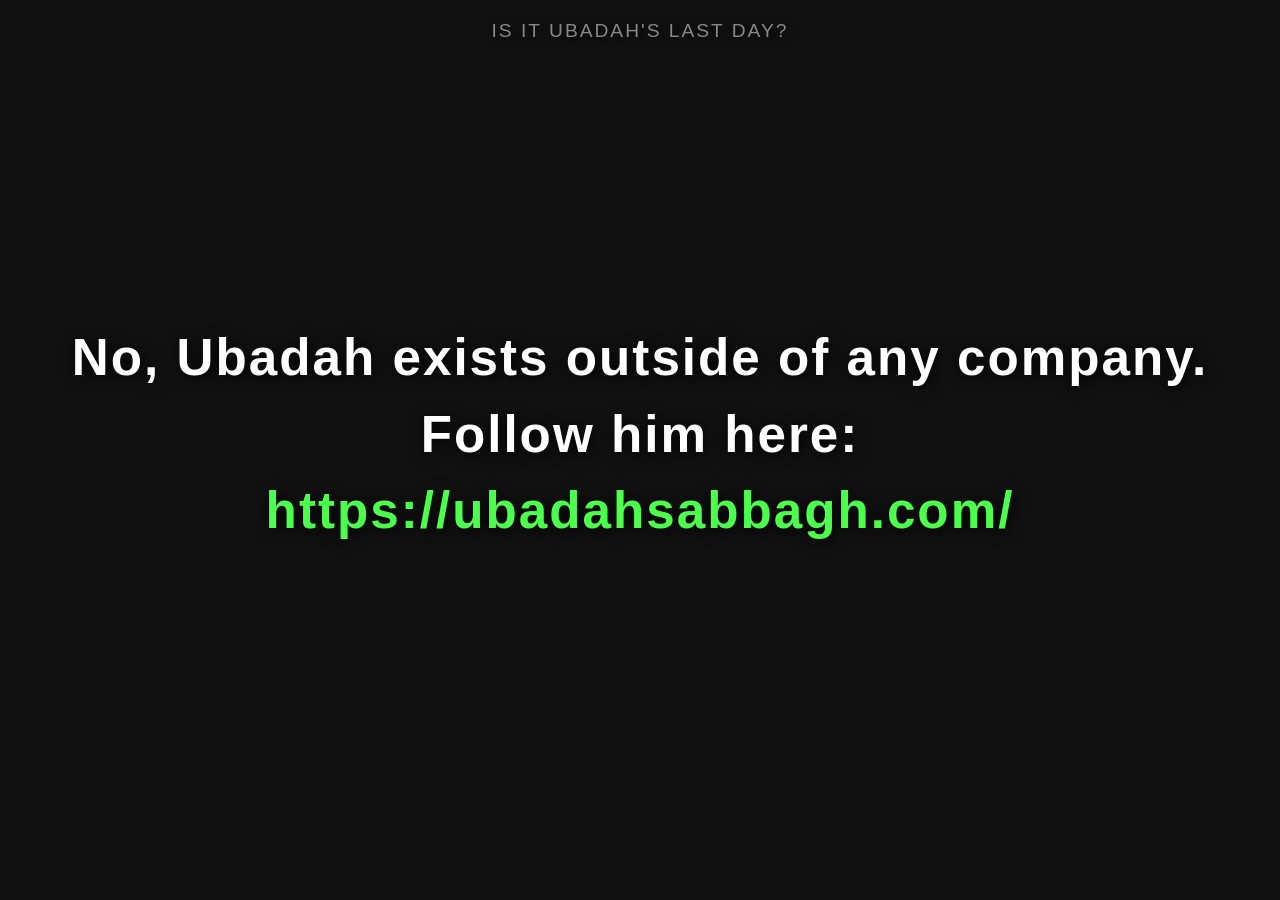
<file: index.html>
<!DOCTYPE html>
<html lang="en">
<head>
    <meta charset="UTF-8">
    <meta name="viewport" content="width=device-width, initial-scale=1.0">
    <title>Is It Ubadah's Last Day?</title>
    <style>
        body {
            margin: 0;
            padding: 0;
            min-height: 100vh;
            display: flex;
            flex-direction: column;
            justify-content: center;
            align-items: center;
            background-color: #111;
            color: #fff;
            font-family: 'Helvetica Neue', Arial, sans-serif;
            text-align: center;
        }

        #answer {
            font-size: 4vw;
            font-weight: bold;
            letter-spacing: 2px;
            padding: 0 20px;
            margin-bottom: 30px;
            position: relative;
            z-index: 10;
            text-shadow: 2px 2px 15px rgba(0, 0, 0, 1);
            line-height: 1.5;
        }

        @media (max-width: 700px) {
            #answer { font-size: 22px; }
        }

        #answer a {
            color: #4dff4d;
            text-decoration: none;
            word-break: break-all;
        }

        #answer a:hover {
            text-decoration: underline;
        }

        .title {
            position: absolute;
            top: 20px;
            font-size: 1.2rem;
            color: #888;
            text-transform: uppercase;
            letter-spacing: 2px;
            z-index: 10;
            text-shadow: 2px 2px 10px rgba(0, 0, 0, 1);
        }

    </style>
</head>
<body>

    <div class="title">Is it Ubadah's last day?</div>

    <div id="answer">
        No, Ubadah exists outside of any company.<br>
        Follow him here:<br>
        <a href="https://ubadahsabbagh.com/" target="_blank" rel="noopener">https://ubadahsabbagh.com/</a>
    </div>


</body>
</html>
</file>
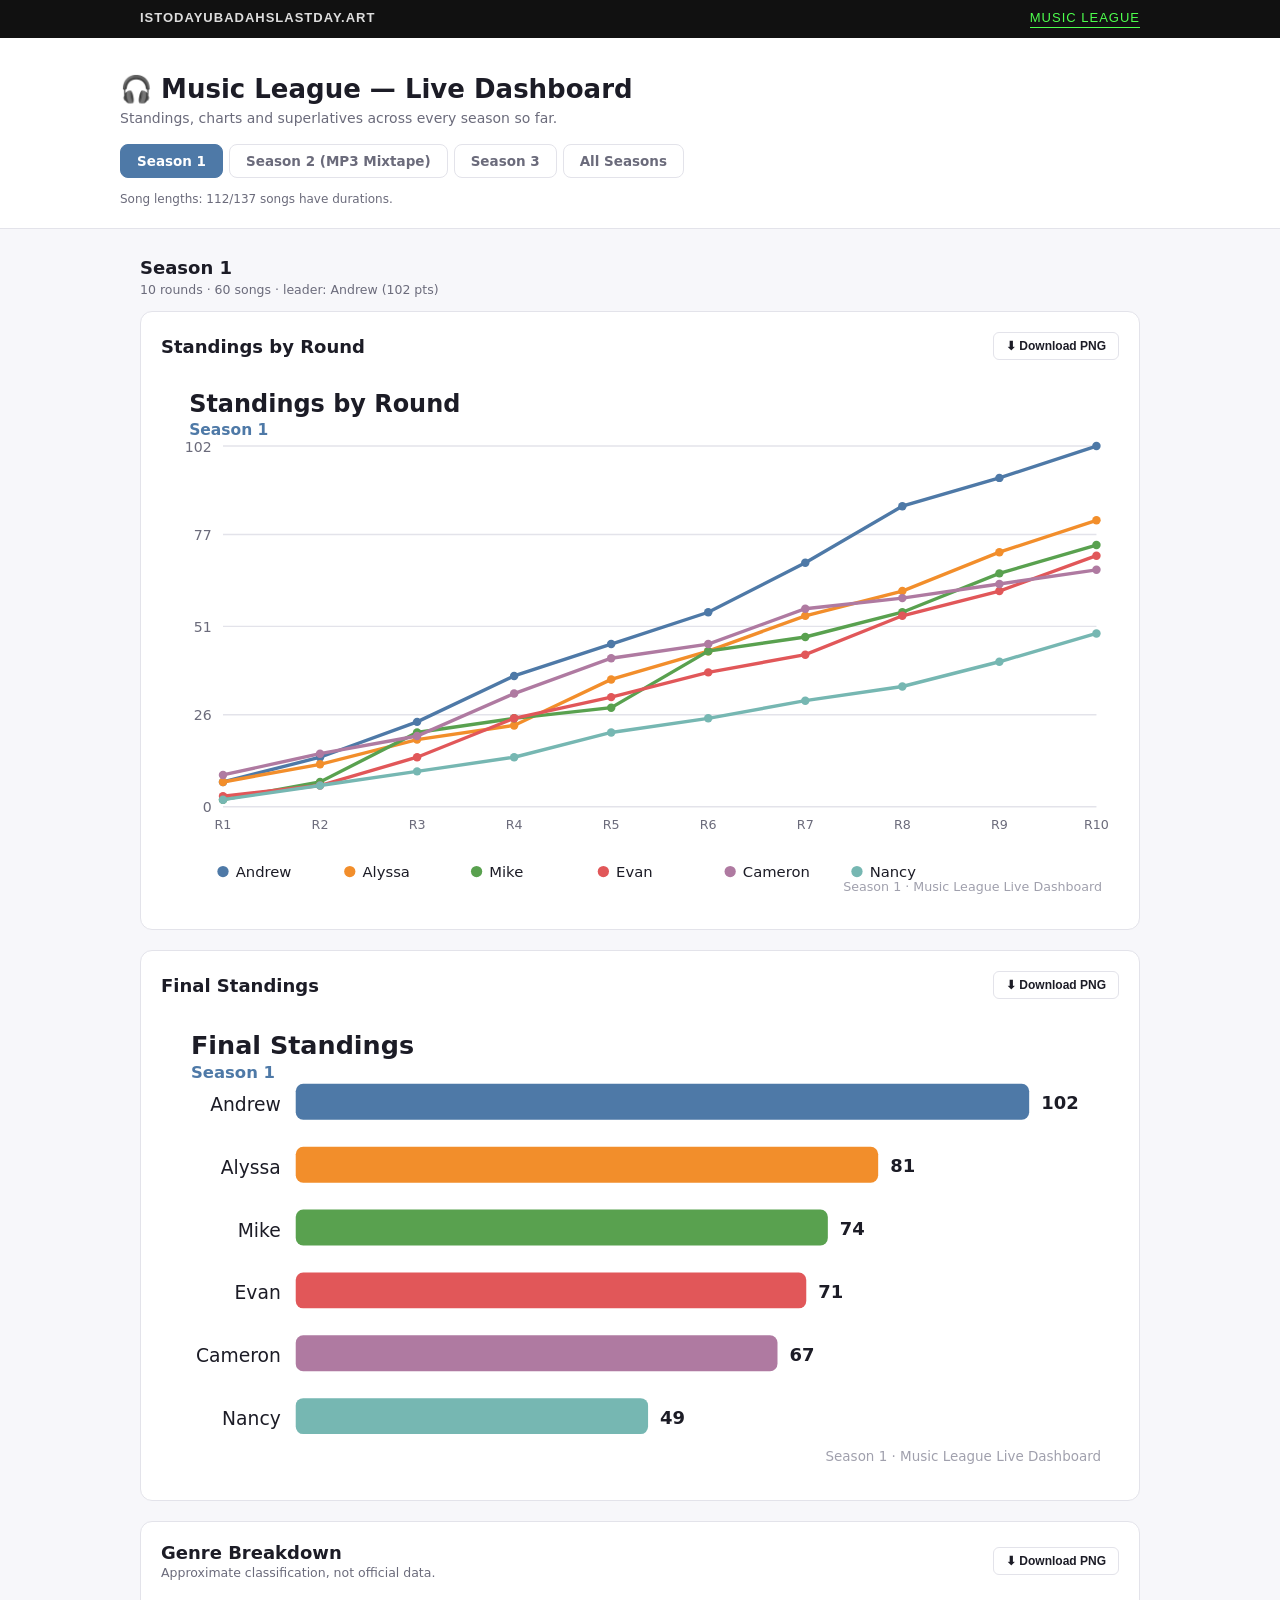
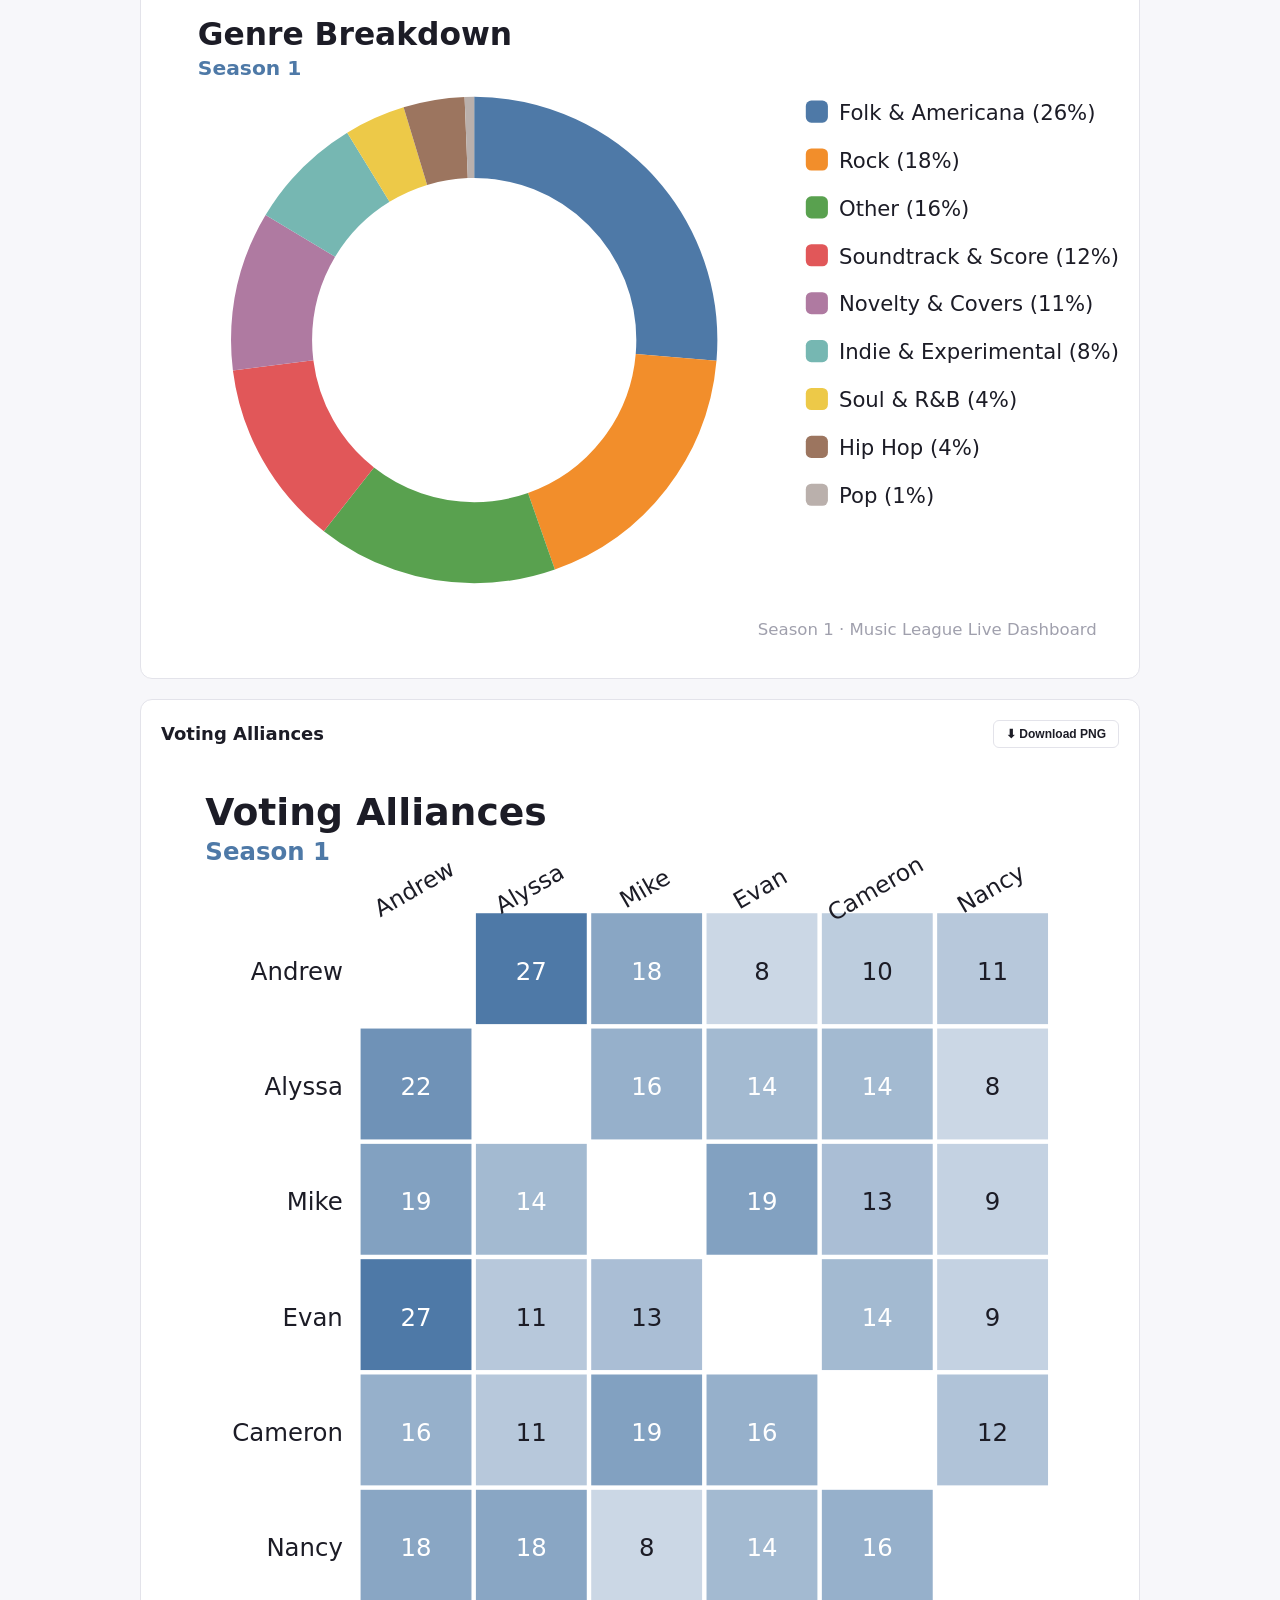
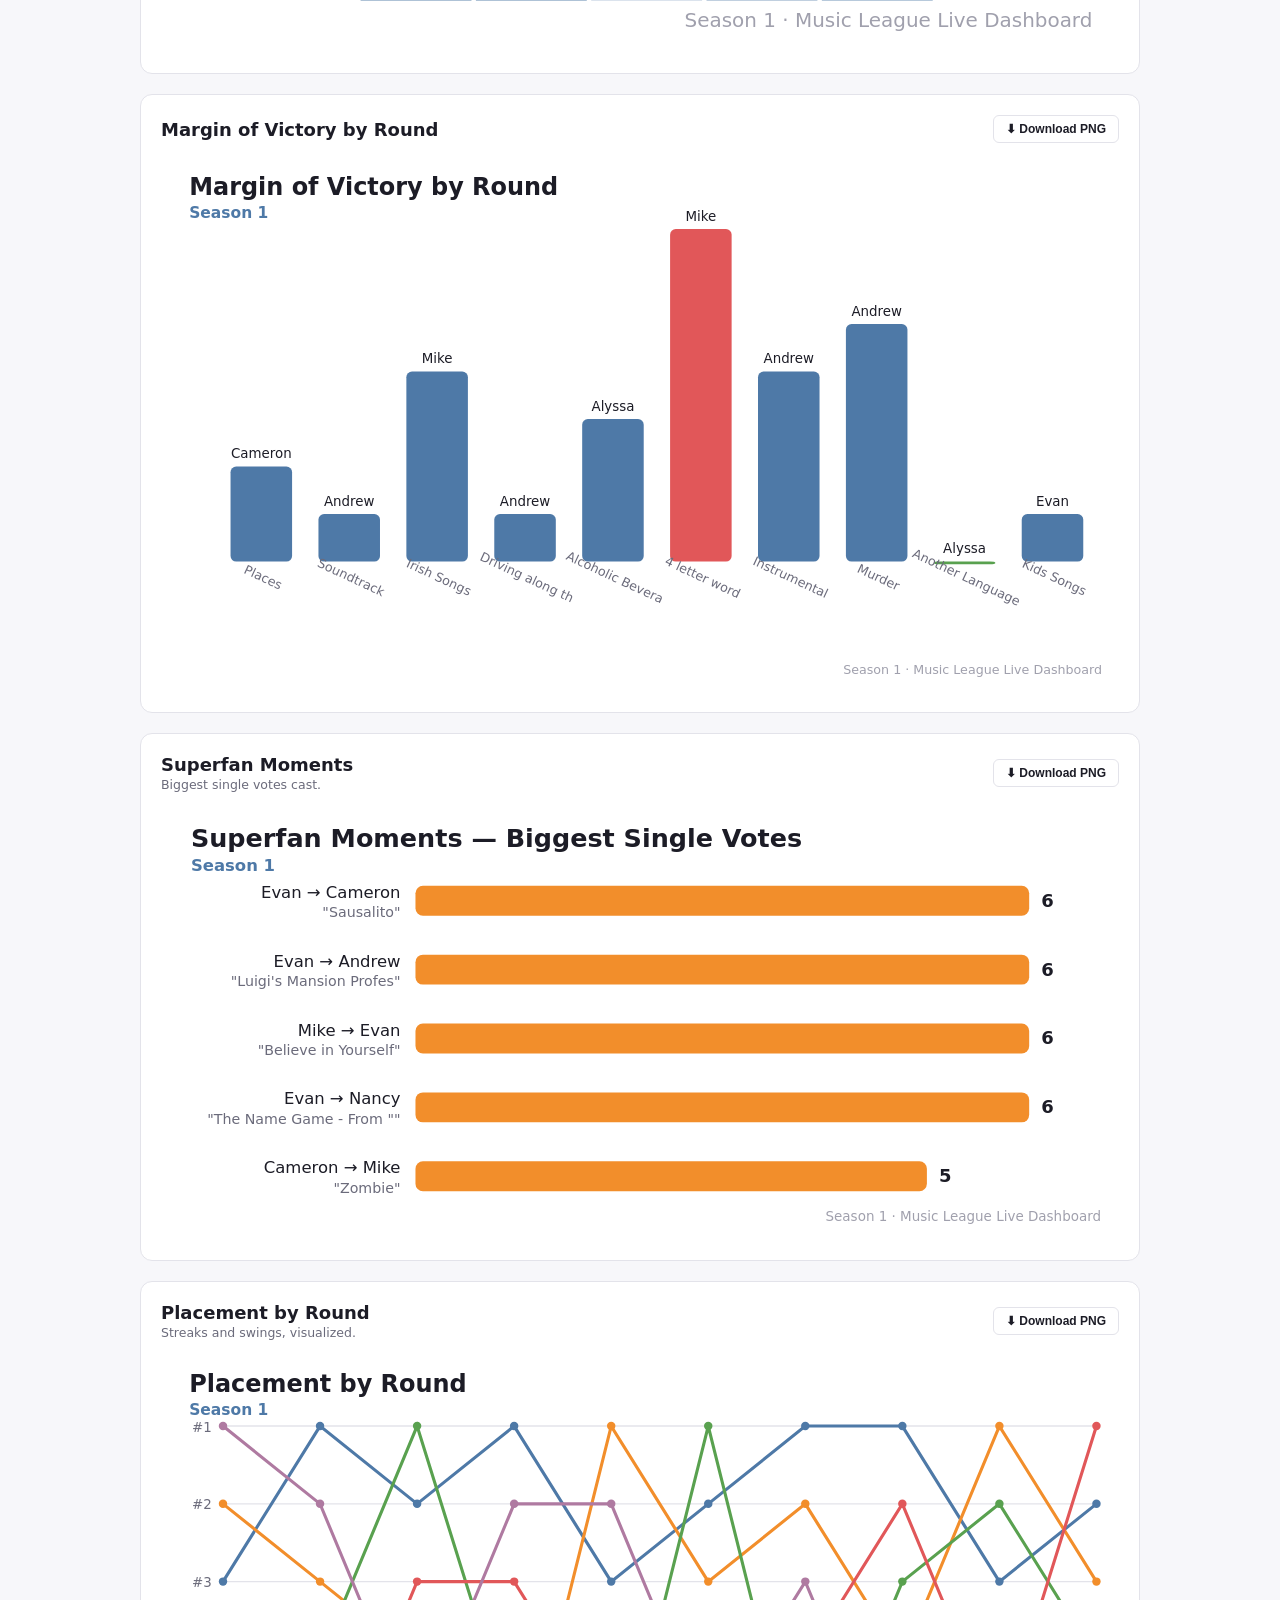
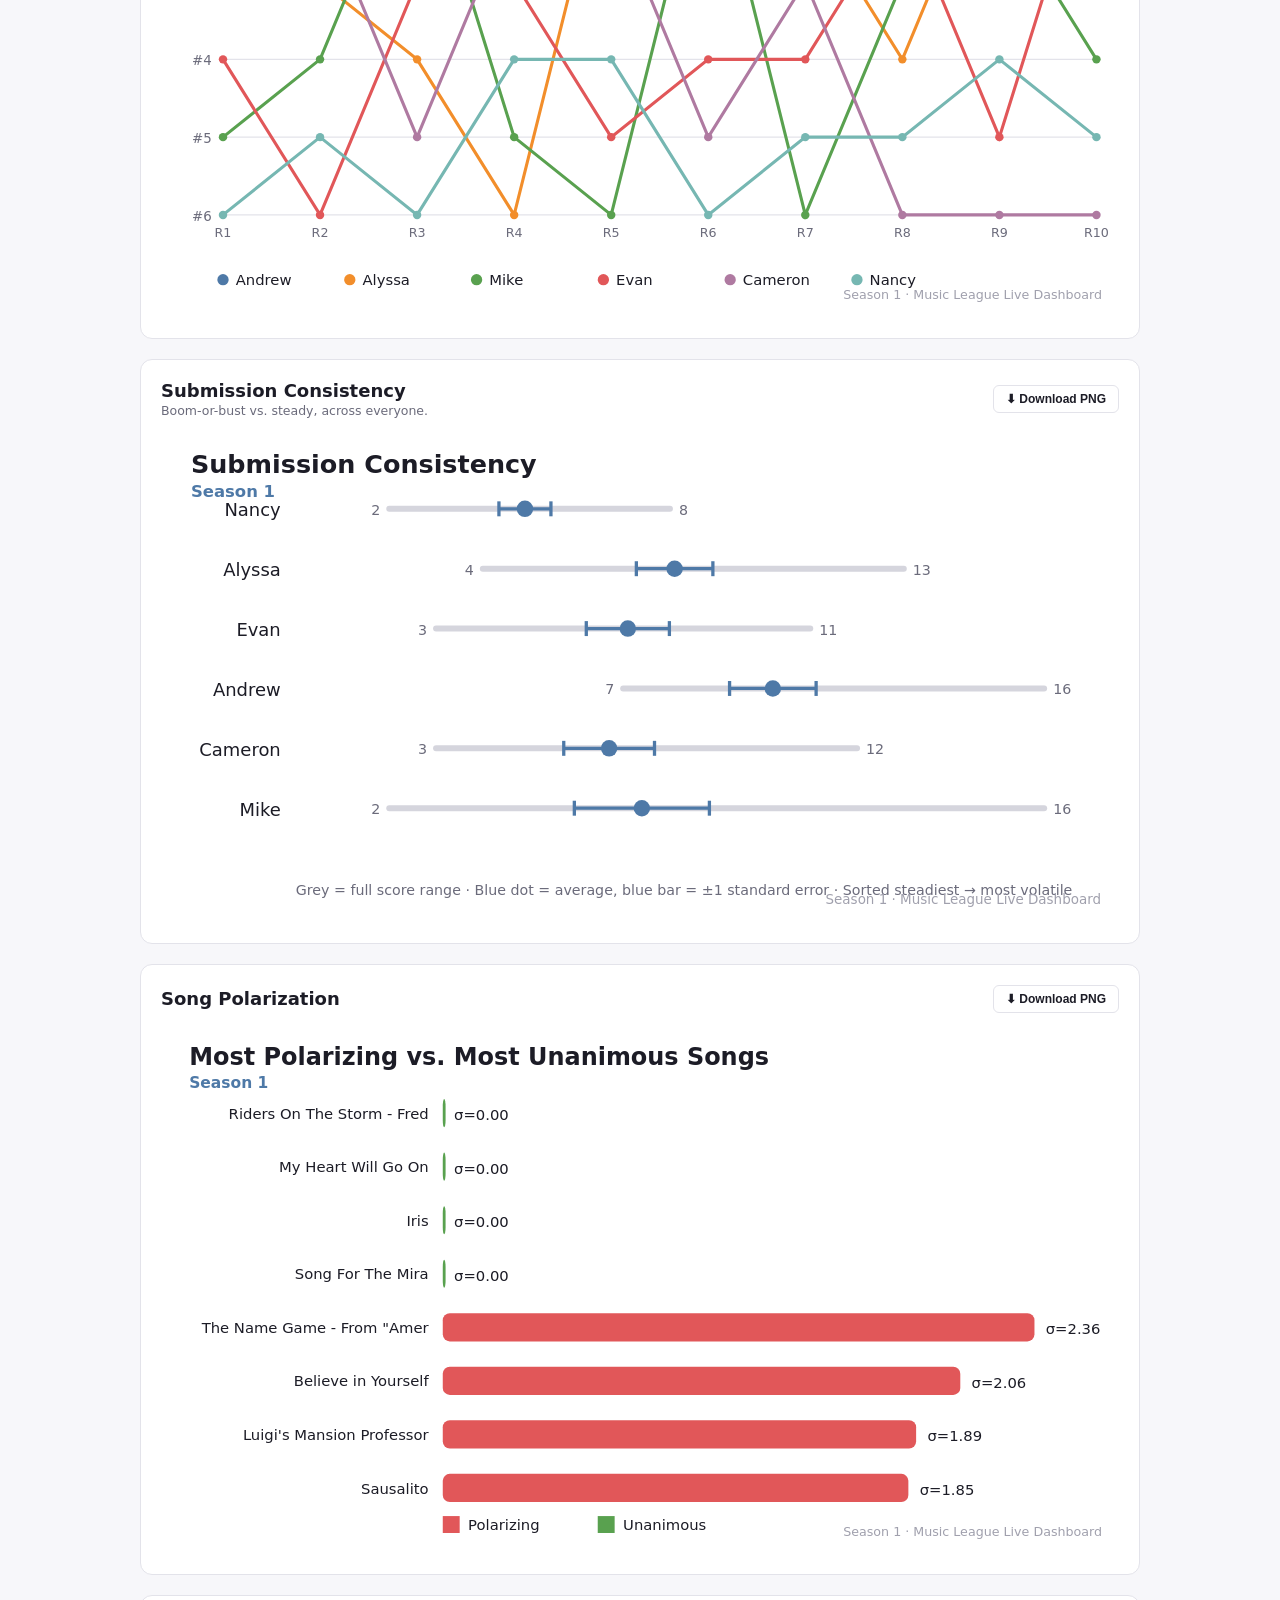
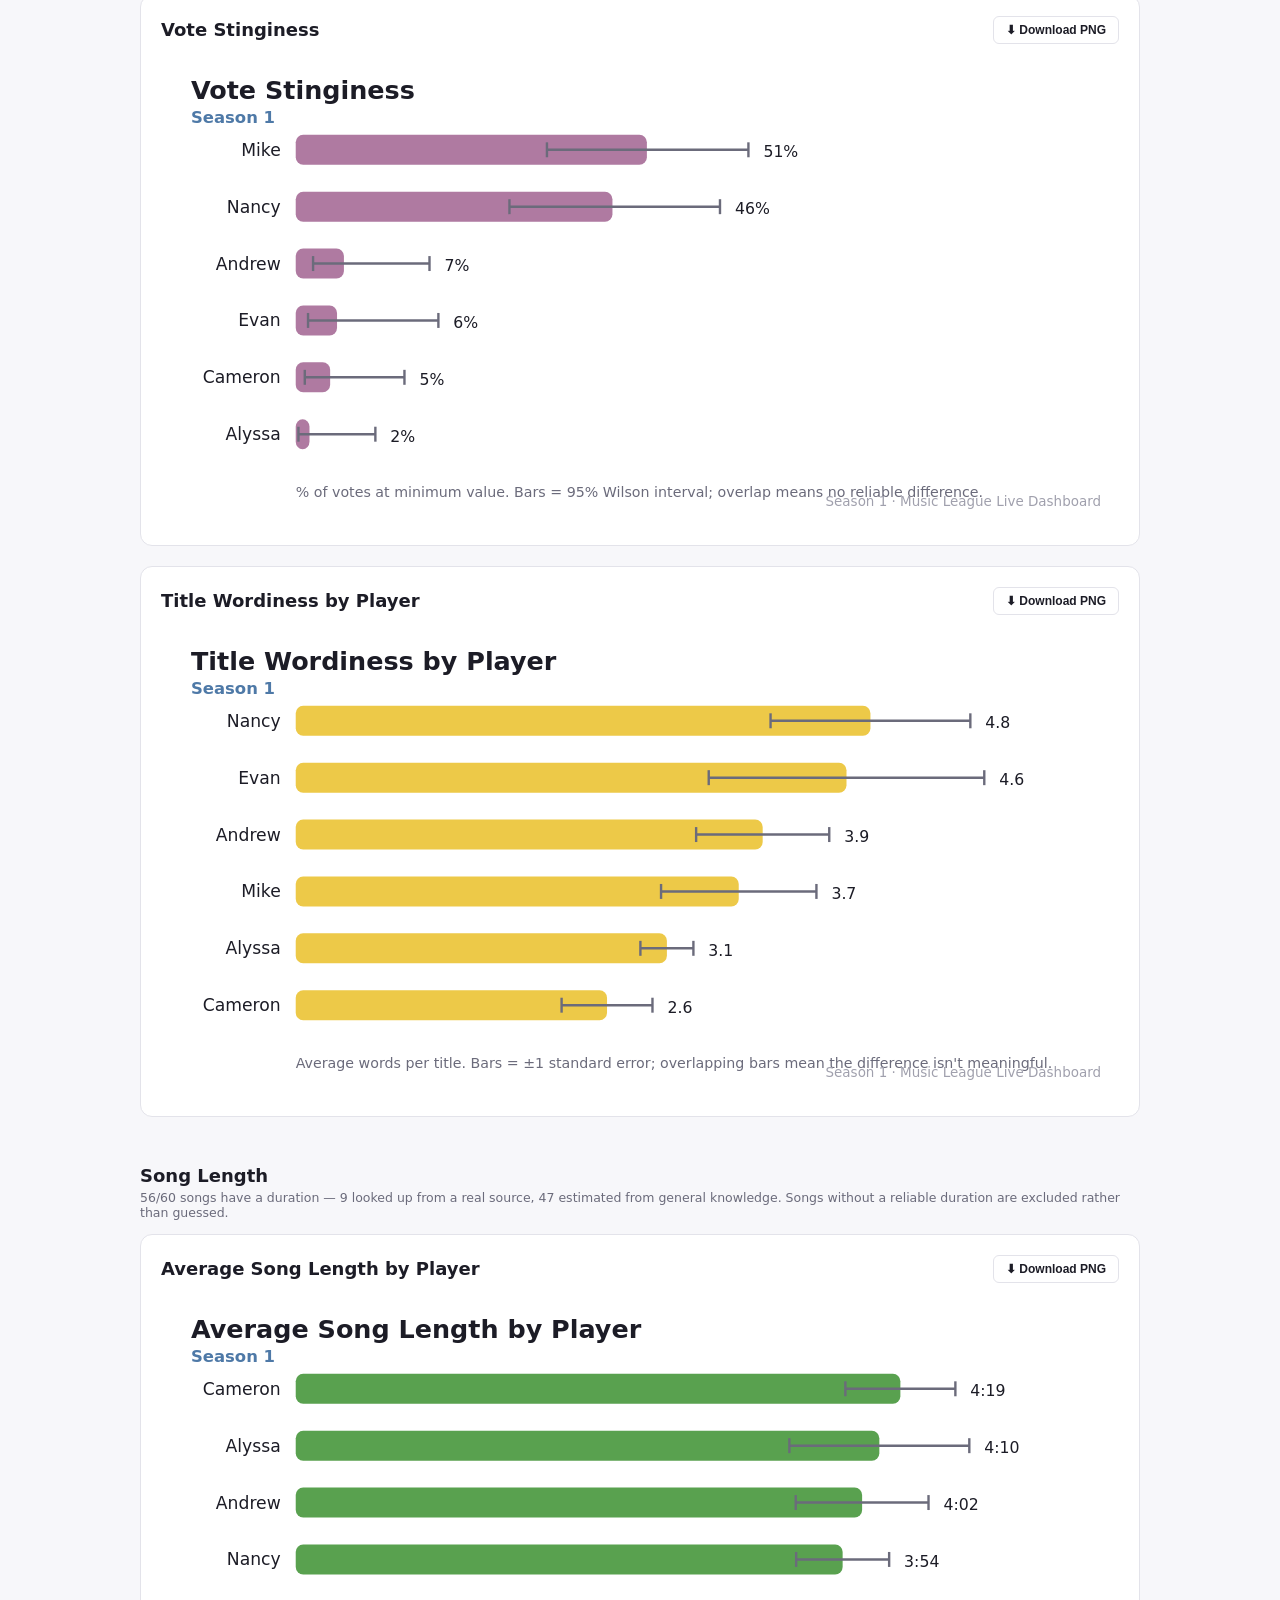
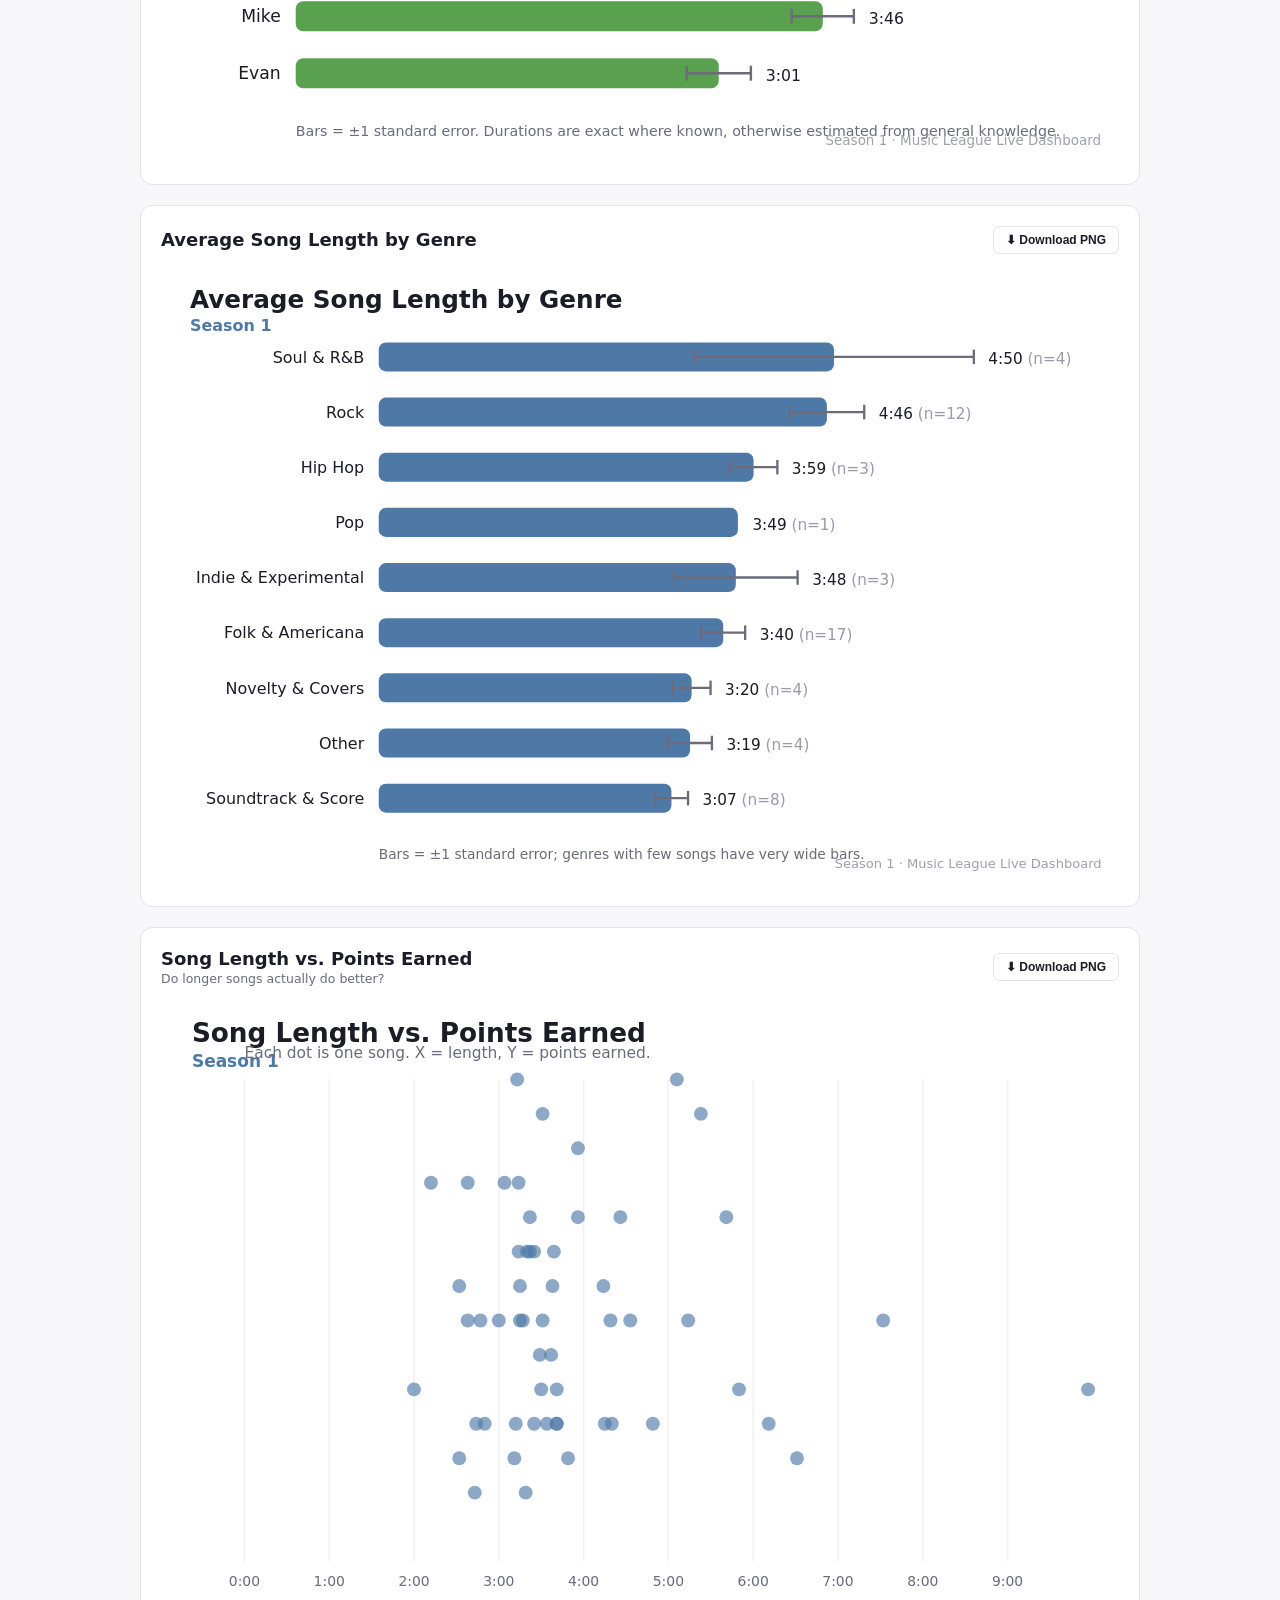
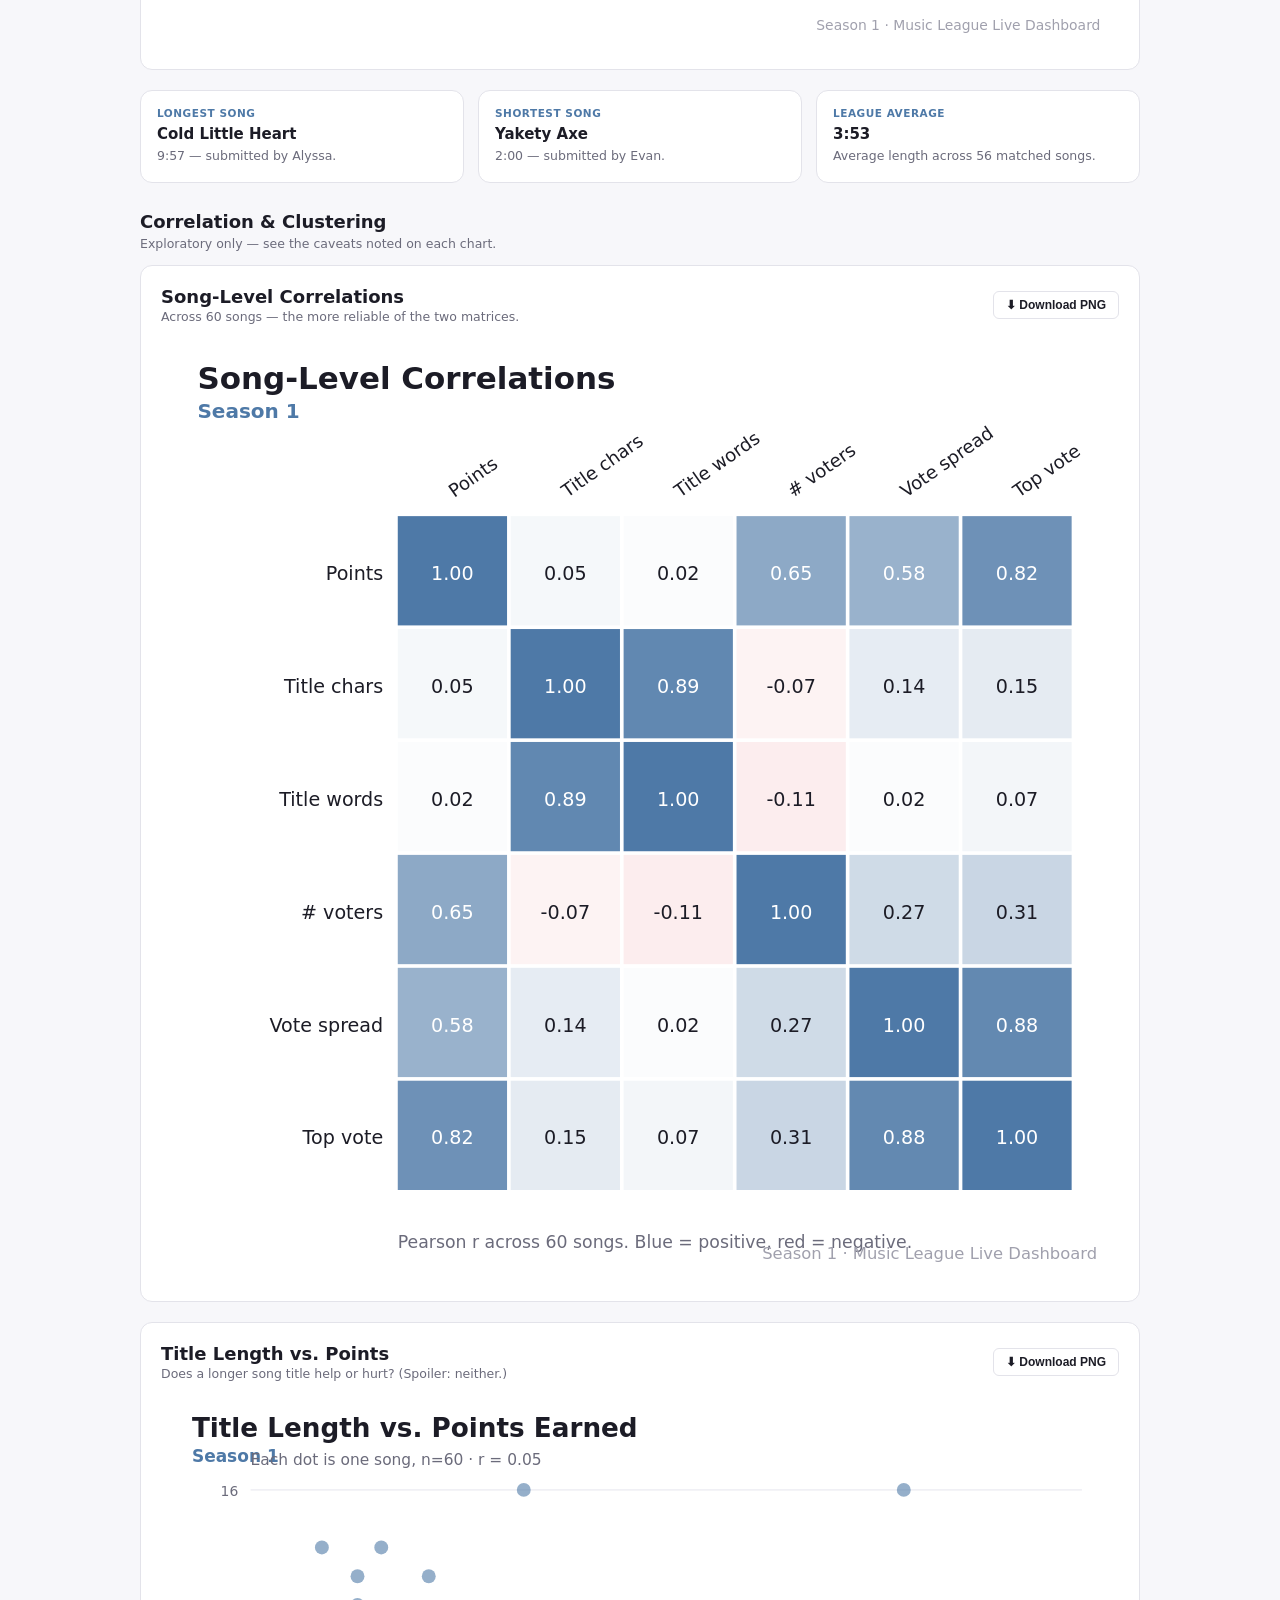
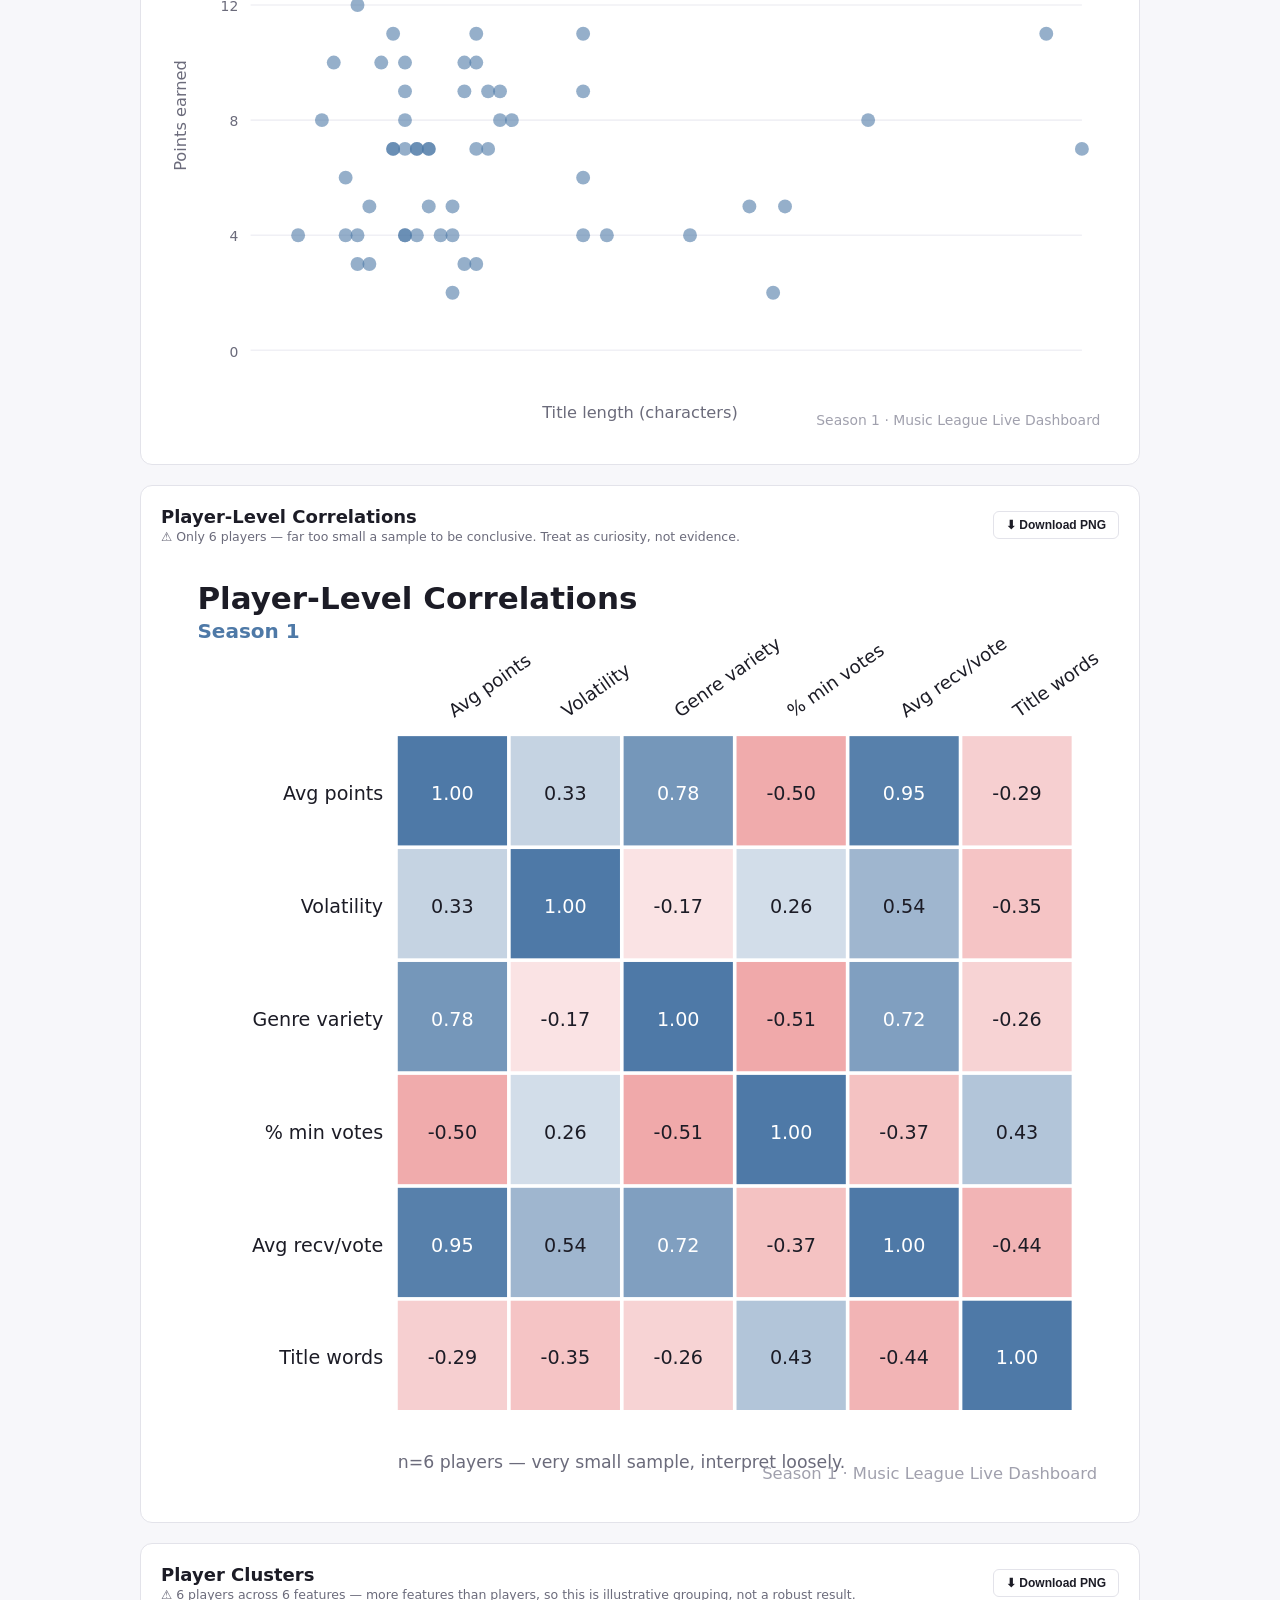
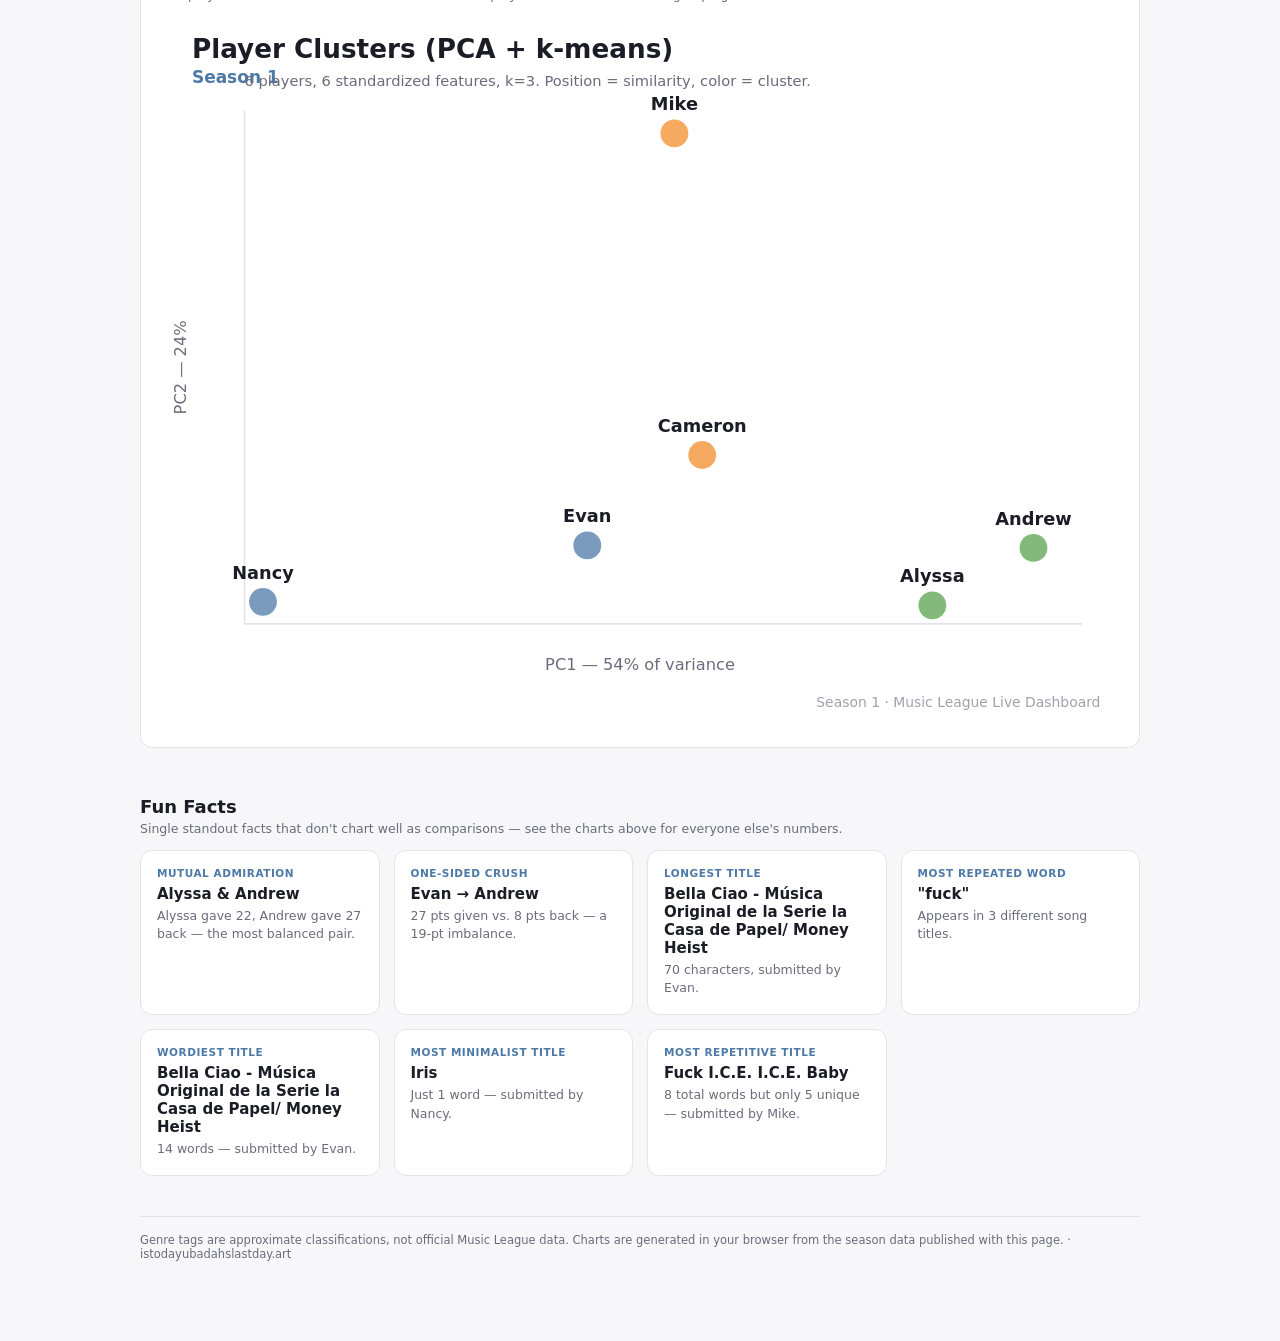
<file: ML/index.html>
<!DOCTYPE html>
<html lang="en">
<head>
<meta charset="UTF-8">
<title>Music League Stats — istodayubadahslastday.art</title>
<meta name="description" content="Season-by-season Music League standings, charts and superlatives.">
<link rel="stylesheet" href="/assets/site.css">
<meta name="robots" content="noindex, nofollow">
<meta name="viewport" content="width=device-width, initial-scale=1.0">
<style>
  :root{
    --bg:#f7f7fa; --surface:#ffffff; --line:#e3e3ea; --text:#1c1c26; --text-muted:#6b6b7b;
    --accent:#4e79a7; --accent2:#f28e2b;
  }
  *{box-sizing:border-box;}
  body{ margin:0; background:var(--bg); color:var(--text); font-family:system-ui,-apple-system,"Segoe UI",sans-serif; }
  .wrap{ max-width:1040px; margin:0 auto; padding:0 20px 80px; }
  header.hero{ padding:36px 20px 22px; border-bottom:1px solid var(--line); background:var(--surface); }
  h1{ font-size:26px; margin:0 0 6px; }
  .subtitle{ color:var(--text-muted); font-size:14px; margin:0 0 18px; }
  .tabs{ display:flex; gap:6px; flex-wrap:wrap; }
  .tab{ padding:8px 16px; border-radius:8px; border:1px solid var(--line); background:#fff; color:var(--text-muted); font-size:13.5px; cursor:pointer; font-weight:600; }
  .tab.active{ background:var(--accent); color:#fff; border-color:var(--accent); }
  .tab.add-tab{ margin-left:auto; background:#eef5ee; border-color:#bfe3bf; color:#2b6b2b; }
  .tab.add-tab.active{ background:#2b6b2b; color:#fff; }
  section{ padding:28px 0 0; }
  h2{ font-size:18px; margin:0 0 4px; }
  .section-note{ color:var(--text-muted); font-size:12.5px; margin:0 0 14px; }
  .panel{ background:var(--surface); border:1px solid var(--line); border-radius:12px; padding:20px; position:relative; }
  .view{ display:none; }
  .view.active{ display:block; }
  .chart-head{ display:flex; align-items:center; justify-content:space-between; margin-bottom:10px; }
  .dl-btn{ font-size:12px; padding:6px 12px; border-radius:6px; border:1px solid var(--line); background:#fff; cursor:pointer; color:var(--text); font-weight:600; }
  .dl-btn:hover{ background:#f0f0f5; }
  table{ width:100%; border-collapse:collapse; font-size:13.5px; }
  th,td{ text-align:left; padding:8px 9px; border-bottom:1px solid var(--line); }
  th{ color:var(--text-muted); font-weight:600; font-size:11.5px; text-transform:uppercase; }
  .grid2{ display:grid; grid-template-columns:1fr 1fr; gap:20px; }
  @media (max-width:760px){ .grid2{ grid-template-columns:1fr; } }
  textarea{ width:100%; min-height:200px; font-family:ui-monospace,monospace; font-size:11px; padding:10px; border-radius:8px; border:1px solid var(--line); resize:vertical; }
  select, input[type=text], input[type=number]{ padding:8px 10px; border-radius:6px; border:1px solid var(--line); font-size:13.5px; }
  .btn-primary{ background:var(--accent); color:#fff; border:none; padding:9px 18px; border-radius:7px; font-weight:600; cursor:pointer; font-size:13.5px; }
  .btn-primary:hover{ opacity:.9; }
  .btn-secondary{ background:#fff; border:1px solid var(--line); padding:9px 18px; border-radius:7px; font-weight:600; cursor:pointer; font-size:13.5px; }
  .field{ margin-bottom:14px; }
  .field label{ display:block; font-size:12.5px; font-weight:600; color:var(--text-muted); margin-bottom:5px; }
  .preview-table{ margin-top:16px; }
  .status-msg{ padding:10px 14px; border-radius:8px; font-size:13px; margin-top:12px; }
  .status-ok{ background:#eaf7ea; color:#1d5f1d; border:1px solid #bfe3bf; }
  .status-err{ background:#fbeaea; color:#7a1d1d; border:1px solid #eabfbf; }
  footer{ margin-top:40px; padding-top:16px; border-top:1px solid var(--line); color:var(--text-muted); font-size:11.5px; }
  .awards-grid{ display:grid; grid-template-columns:repeat(auto-fit,minmax(220px,1fr)); gap:14px; }
  .award{ background:var(--surface); border:1px solid var(--line); border-radius:12px; padding:16px; }
  .award .eyebrow{ font-size:10.5px; font-weight:700; letter-spacing:.05em; color:var(--accent); text-transform:uppercase; margin-bottom:6px; }
  .award .headline{ font-weight:700; font-size:15px; margin-bottom:4px; }
  .award .detail{ font-size:12.5px; color:var(--text-muted); line-height:1.5; }
  .bio-grid{ display:grid; grid-template-columns:1fr; gap:14px; }
  .bio-card{ background:var(--surface); border:1px solid var(--line); border-radius:12px; padding:18px 20px; }
  .bio-card .bio-name{ font-size:17px; font-weight:700; margin-bottom:8px; }
  .bio-card .bio-text{ font-size:13.5px; line-height:1.65; color:var(--text); margin-bottom:10px; }
  .bio-badges{ display:flex; flex-wrap:wrap; gap:6px; }
  .bio-badge{ font-size:11px; padding:3px 9px; border-radius:20px; background:#f0f0f5; color:var(--text-muted); font-weight:600; }
</style>
</head>
<body>

<nav class="sitebar">
  <div class="sitebar-inner">
    <a class="home" href="/">istodayubadahslastday.art</a>
    <span aria-current="page">Music League</span>
  </div>
</nav>

<header class="hero">
  <div class="wrap" style="padding:0;">
    <h1>🎧 Music League — Live Dashboard</h1>
    <p class="subtitle" id="heroSub">Standings, charts and superlatives across every season so far.</p>
    <div class="tabs" id="tabs"></div>
    <div style="margin-top:14px; display:flex; align-items:center; gap:10px; flex-wrap:wrap;">
      <span id="durationStatus" style="font-size:12px; color:var(--text-muted);"></span>
    </div>
  </div>
</header>

<div class="wrap">
  <div id="season-views"></div>
  <div class="view" id="view-all"></div>

  <div class="view" id="view-add">
    <section>
      <h2>Add a new round</h2>
      <p class="section-note">Paste the full HTML of a round's results page (view-source, or the saved .html from the inspector bookmarklet). Round number and name are detected automatically when possible.</p>
      <div class="panel">
        <div class="field">
          <label>Season</label>
          <select id="seasonSelect"></select>
          <button class="btn-secondary" id="newSeasonBtn" style="margin-left:8px;">+ New season</button>
        </div>
        <div class="field">
          <label>Round number (auto-detected if possible — override if wrong)</label>
          <input type="number" id="roundNumInput" placeholder="e.g. 9">
        </div>
        <div class="field">
          <label>Paste round results HTML here</label>
          <textarea id="htmlInput" placeholder="Paste the full page HTML..."></textarea>
        </div>
        <button class="btn-primary" id="parseBtn">Parse</button>
        <div id="parseStatus"></div>
        <div id="previewArea"></div>
      </div>
    </section>

    <section>
      <h2>Paste song length data</h2>
      <p class="section-note">This dashboard runs in a sandbox that blocks outside network requests, so it can't look up song lengths itself. Run the separate <strong>Song Length Fetcher</strong> file in a normal browser tab, then paste its output here.</p>
      <div class="panel">
        <textarea id="lengthImportInput" placeholder='Paste the JSON from the length fetcher, e.g. {"afroman|||lemon pound cake":{"ms":231000,...}}' style="min-height:120px;"></textarea>
        <button class="btn-primary" id="importLengthsBtn" style="margin-top:12px;">Import song lengths</button>
        <div id="lengthImportStatus"></div>
      </div>
    </section>

    <section>
      <h2>Publish to the site</h2>
      <p class="section-note">Anything imported above lives only in this browser. To publish it, download the data
      files and drop them into <code>ML/data/</code> in the repo &mdash; pushing them rebuilds this page automatically.
      Song lengths only change when you import new ones, so that file is usually not worth re-downloading.</p>
      <div class="panel">
        <button class="btn-primary" id="exportSeasonsBtn">Download seasons.json</button>
        <button class="btn-secondary" id="exportDurationsBtn" style="margin-left:8px;">Download durations.json</button>
        <button class="btn-secondary" id="resetLocalBtn" style="margin-left:8px;">Discard local changes</button>
        <div id="exportStatus"></div>
      </div>
    </section>
  </div>

  <footer id="footerNote">Genre tags are approximate classifications, not official Music League data. Charts are generated in your browser from the season data published with this page. &middot; istodayubadahslastday.art</footer>
</div>

<canvas id="renderCanvas" style="display:none;"></canvas>

<script>
/* ============================================================================
   DATA MODEL + STORAGE
   ============================================================================ */
const SEED_DATA = {"seasons":{"Season 1":{"rounds":[{"roundNum":1,"roundName":"Places","submissions":[{"uri":"spotify:track:5WzKH3SitB6MOwz6B0YCW7","title":"Fuck You Nashville","artist":"Beans on Toast","submitterName":"cdmacquarrie","totalPoints":9,"place":"1st"},{"uri":"spotify:track:2vLPGv0TAzbY68zYBbRCD3","title":"I've Been Everywhere","artist":"Johnny Cash","submitterName":"Alyssa Morgan","totalPoints":7,"place":"2nd"},{"uri":"spotify:track:79jIauLDQffSrwtY0ostxv","title":"One Great City!","artist":"The Weakerthans","submitterName":"Andrew Michael Hovey MacQuarrie","totalPoints":7,"place":"2nd"},{"uri":"spotify:track:64bDEJ5hVCa8jsFt7ncot1","title":"Linda Goes to Mars","artist":"John Prine","submitterName":"Evan MacQuarrie","totalPoints":3,"place":"4th"},{"uri":"spotify:track:1PdOwhgQerX39ENcJ5LDGF","title":"Song For The Mira","artist":"Anne Murray","submitterName":"Mmacquarrie","totalPoints":2,"place":"5th"},{"uri":"spotify:track:4JEC2RIrXV1owJNVKanIAT","title":"On an Evening in Roma (Sott'er Celo de Roma)","artist":"Michael Bubl\u00e9","submitterName":"Nancy Weatherhead","totalPoints":2,"place":"5th"}],"votes":[{"uri":"spotify:track:5WzKH3SitB6MOwz6B0YCW7","voterName":"Nancy Weatherhead","points":3,"comment":""},{"uri":"spotify:track:5WzKH3SitB6MOwz6B0YCW7","voterName":"Alyssa Morgan","points":2,"comment":""},{"uri":"spotify:track:5WzKH3SitB6MOwz6B0YCW7","voterName":"Evan MacQuarrie","points":2,"comment":"FUCK YOU NASHVILLE... 'murdering a john prine song'"},{"uri":"spotify:track:5WzKH3SitB6MOwz6B0YCW7","voterName":"Mmacquarrie","points":1,"comment":"Funny"},{"uri":"spotify:track:5WzKH3SitB6MOwz6B0YCW7","voterName":"Andrew Michael Hovey MacQuarrie","points":1,"comment":"A song about a John Prine song and a John Prine song in the same playlist?!"},{"uri":"spotify:track:2vLPGv0TAzbY68zYBbRCD3","voterName":"Andrew Michael Hovey MacQuarrie","points":2,"comment":"Understood the assignment. Take my votes."},{"uri":"spotify:track:2vLPGv0TAzbY68zYBbRCD3","voterName":"cdmacquarrie","points":2,"comment":""},{"uri":"spotify:track:2vLPGv0TAzbY68zYBbRCD3","voterName":"Mmacquarrie","points":1,"comment":""},{"uri":"spotify:track:2vLPGv0TAzbY68zYBbRCD3","voterName":"Nancy Weatherhead","points":1,"comment":""},{"uri":"spotify:track:2vLPGv0TAzbY68zYBbRCD3","voterName":"Evan MacQuarrie","points":1,"comment":""},{"uri":"spotify:track:79jIauLDQffSrwtY0ostxv","voterName":"cdmacquarrie","points":2,"comment":"This song was NOT weakerthan the others"},{"uri":"spotify:track:79jIauLDQffSrwtY0ostxv","voterName":"Evan MacQuarrie","points":2,"comment":"john k samson for prime minister"},{"uri":"spotify:track:79jIauLDQffSrwtY0ostxv","voterName":"Mmacquarrie","points":1,"comment":""},{"uri":"spotify:track:79jIauLDQffSrwtY0ostxv","voterName":"Nancy Weatherhead","points":1,"comment":""},{"uri":"spotify:track:79jIauLDQffSrwtY0ostxv","voterName":"Alyssa Morgan","points":1,"comment":""},{"uri":"spotify:track:64bDEJ5hVCa8jsFt7ncot1","voterName":"Mmacquarrie","points":1,"comment":""},{"uri":"spotify:track:64bDEJ5hVCa8jsFt7ncot1","voterName":"cdmacquarrie","points":1,"comment":""},{"uri":"spotify:track:64bDEJ5hVCa8jsFt7ncot1","voterName":"Alyssa Morgan","points":1,"comment":""},{"uri":"spotify:track:64bDEJ5hVCa8jsFt7ncot1","voterName":"Andrew Michael Hovey MacQuarrie","points":0,"comment":"Nailed it."},{"uri":"spotify:track:64bDEJ5hVCa8jsFt7ncot1","voterName":"Evan MacQuarrie","points":0,"comment":"a john prine song..."},{"uri":"spotify:track:1PdOwhgQerX39ENcJ5LDGF","voterName":"Andrew Michael Hovey MacQuarrie","points":1,"comment":"This is really sweet."},{"uri":"spotify:track:1PdOwhgQerX39ENcJ5LDGF","voterName":"Alyssa Morgan","points":1,"comment":""},{"uri":"spotify:track:4JEC2RIrXV1owJNVKanIAT","voterName":"Mmacquarrie","points":1,"comment":""},{"uri":"spotify:track:4JEC2RIrXV1owJNVKanIAT","voterName":"Andrew Michael Hovey MacQuarrie","points":1,"comment":"Sorry, Evan. It works."},{"uri":"spotify:track:4JEC2RIrXV1owJNVKanIAT","voterName":"cdmacquarrie","points":0,"comment":"Is this bad bunny? I couldn't understand him!"}]},{"roundNum":2,"roundName":"Soundtrack","submissions":[{"uri":"spotify:track:64sn7wgJfeQKY3Jisnl59w","title":"Tuesday's Gone","artist":"Lynyrd Skynyrd","submitterName":"Andrew Michael Hovey MacQuarrie","totalPoints":7,"place":"1st"},{"uri":"spotify:track:0YOOXnCJihgyluizqhAcrz","title":"Fare Thee Well (Dink's Song)","artist":"Oscar Isaac","submitterName":"cdmacquarrie","totalPoints":6,"place":"2nd"},{"uri":"spotify:track:0qprlw0jfsW4H9cG0FFE0Z","title":"Cold Little Heart","artist":"Michael Kiwanuka","submitterName":"Alyssa Morgan","totalPoints":5,"place":"3rd"},{"uri":"spotify:track:2k2MprlqkmDMKKOOWGREzW","title":"Dawn - From \"Pride & Prejudice\" Soundtrack","artist":"Dario Marianelli","submitterName":"Mmacquarrie","totalPoints":5,"place":"4th"},{"uri":"spotify:track:6Qyc6fS4DsZjB2mRW9DsQs","title":"Iris","artist":"The Goo Goo Dolls","submitterName":"Nancy Weatherhead","totalPoints":4,"place":"5th"},{"uri":"spotify:track:1WVtn3yjabxY2016Lv96Ma","title":"My Heart Will Go On","artist":"New Found Glory","submitterName":"Evan MacQuarrie","totalPoints":3,"place":"6th"}],"votes":[{"uri":"spotify:track:64sn7wgJfeQKY3Jisnl59w","voterName":"Evan MacQuarrie","points":4,"comment":""},{"uri":"spotify:track:64sn7wgJfeQKY3Jisnl59w","voterName":"cdmacquarrie","points":2,"comment":""},{"uri":"spotify:track:64sn7wgJfeQKY3Jisnl59w","voterName":"Mmacquarrie","points":1,"comment":""},{"uri":"spotify:track:64sn7wgJfeQKY3Jisnl59w","voterName":"Alyssa Morgan","points":0,"comment":"\ud83d\udc4d <- Due to resource scarcity this must suffice #youregonnadieclown"},{"uri":"spotify:track:0YOOXnCJihgyluizqhAcrz","voterName":"Nancy Weatherhead","points":2,"comment":"I think Cam picked this one."},{"uri":"spotify:track:0YOOXnCJihgyluizqhAcrz","voterName":"Andrew Michael Hovey MacQuarrie","points":2,"comment":""},{"uri":"spotify:track:0YOOXnCJihgyluizqhAcrz","voterName":"Mmacquarrie","points":1,"comment":""},{"uri":"spotify:track:0YOOXnCJihgyluizqhAcrz","voterName":"Alyssa Morgan","points":1,"comment":""},{"uri":"spotify:track:0qprlw0jfsW4H9cG0FFE0Z","voterName":"Andrew Michael Hovey MacQuarrie","points":2,"comment":""},{"uri":"spotify:track:0qprlw0jfsW4H9cG0FFE0Z","voterName":"Mmacquarrie","points":1,"comment":""},{"uri":"spotify:track:0qprlw0jfsW4H9cG0FFE0Z","voterName":"Nancy Weatherhead","points":1,"comment":"It was like three songs in one."},{"uri":"spotify:track:0qprlw0jfsW4H9cG0FFE0Z","voterName":"cdmacquarrie","points":1,"comment":""},{"uri":"spotify:track:2k2MprlqkmDMKKOOWGREzW","voterName":"Alyssa Morgan","points":3,"comment":"Okay, unfair advantage! This whole soundtrack goes hard."},{"uri":"spotify:track:2k2MprlqkmDMKKOOWGREzW","voterName":"Nancy Weatherhead","points":1,"comment":""},{"uri":"spotify:track:2k2MprlqkmDMKKOOWGREzW","voterName":"Andrew Michael Hovey MacQuarrie","points":1,"comment":""},{"uri":"spotify:track:6Qyc6fS4DsZjB2mRW9DsQs","voterName":"Mmacquarrie","points":1,"comment":""},{"uri":"spotify:track:6Qyc6fS4DsZjB2mRW9DsQs","voterName":"cdmacquarrie","points":1,"comment":""},{"uri":"spotify:track:6Qyc6fS4DsZjB2mRW9DsQs","voterName":"Alyssa Morgan","points":1,"comment":""},{"uri":"spotify:track:6Qyc6fS4DsZjB2mRW9DsQs","voterName":"Evan MacQuarrie","points":1,"comment":""},{"uri":"spotify:track:1WVtn3yjabxY2016Lv96Ma","voterName":"Mmacquarrie","points":1,"comment":""},{"uri":"spotify:track:1WVtn3yjabxY2016Lv96Ma","voterName":"Nancy Weatherhead","points":1,"comment":"And Evan picked this one."},{"uri":"spotify:track:1WVtn3yjabxY2016Lv96Ma","voterName":"cdmacquarrie","points":1,"comment":""}]},{"roundNum":3,"roundName":"Irish Songs","submissions":[{"uri":"spotify:track:49wOjOkS4pBK3PQnPnNYjb","title":"Zombie","artist":"The Cranberries","submitterName":"Mmacquarrie","totalPoints":14,"place":"1st"},{"uri":"spotify:track:2oneOoGkr1PN489R81i2Jo","title":"The Boys of Doorin","artist":"The Byrne Brothers","submitterName":"Andrew Michael Hovey MacQuarrie","totalPoints":10,"place":"2nd"},{"uri":"spotify:track:4JGKZS7h4Qa16gOU3oNETV","title":"Dreams","artist":"The Cranberries","submitterName":"Evan MacQuarrie","totalPoints":8,"place":"3rd"},{"uri":"spotify:track:2XXFwUTAOjRdPOzhFmiqfx","title":"Lily The Pink","artist":"The Irish Rovers","submitterName":"Alyssa Morgan","totalPoints":7,"place":"4th"},{"uri":"spotify:track:0vtdzNj0RYy7KvuGP3MuQE","title":"Arthur Mc Bride","artist":"Planxty","submitterName":"cdmacquarrie","totalPoints":5,"place":"5th"},{"uri":"spotify:track:3yY3HAW5wDG0oXf06JyoZ4","title":"The Parting Glass","artist":"The High Kings","submitterName":"Nancy Weatherhead","totalPoints":4,"place":"6th"}],"votes":[{"uri":"spotify:track:49wOjOkS4pBK3PQnPnNYjb","voterName":"cdmacquarrie","points":5,"comment":"Was hoping for something more joyful for moms bday but this very good song"},{"uri":"spotify:track:49wOjOkS4pBK3PQnPnNYjb","voterName":"Evan MacQuarrie","points":3,"comment":""},{"uri":"spotify:track:49wOjOkS4pBK3PQnPnNYjb","voterName":"Nancy Weatherhead","points":2,"comment":""},{"uri":"spotify:track:49wOjOkS4pBK3PQnPnNYjb","voterName":"Andrew Michael Hovey MacQuarrie","points":2,"comment":""},{"uri":"spotify:track:49wOjOkS4pBK3PQnPnNYjb","voterName":"Alyssa Morgan","points":2,"comment":""},{"uri":"spotify:track:2oneOoGkr1PN489R81i2Jo","voterName":"Alyssa Morgan","points":3,"comment":""},{"uri":"spotify:track:2oneOoGkr1PN489R81i2Jo","voterName":"Evan MacQuarrie","points":3,"comment":""},{"uri":"spotify:track:2oneOoGkr1PN489R81i2Jo","voterName":"Nancy Weatherhead","points":2,"comment":""},{"uri":"spotify:track:2oneOoGkr1PN489R81i2Jo","voterName":"Mmacquarrie","points":1,"comment":""},{"uri":"spotify:track:2oneOoGkr1PN489R81i2Jo","voterName":"cdmacquarrie","points":1,"comment":""},{"uri":"spotify:track:4JGKZS7h4Qa16gOU3oNETV","voterName":"Nancy Weatherhead","points":3,"comment":""},{"uri":"spotify:track:4JGKZS7h4Qa16gOU3oNETV","voterName":"Mmacquarrie","points":2,"comment":""},{"uri":"spotify:track:4JGKZS7h4Qa16gOU3oNETV","voterName":"Andrew Michael Hovey MacQuarrie","points":2,"comment":""},{"uri":"spotify:track:4JGKZS7h4Qa16gOU3oNETV","voterName":"Alyssa Morgan","points":1,"comment":""},{"uri":"spotify:track:2XXFwUTAOjRdPOzhFmiqfx","voterName":"Mmacquarrie","points":3,"comment":"Perfect Irish pub song!"},{"uri":"spotify:track:2XXFwUTAOjRdPOzhFmiqfx","voterName":"Andrew Michael Hovey MacQuarrie","points":3,"comment":"Still in my head. Can i get some of this medicinal compound?"},{"uri":"spotify:track:2XXFwUTAOjRdPOzhFmiqfx","voterName":"cdmacquarrie","points":1,"comment":""},{"uri":"spotify:track:2XXFwUTAOjRdPOzhFmiqfx","voterName":"Evan MacQuarrie","points":0,"comment":"hmm irish band but the song was written by Liverpudlians. I cannot in good conscience vote for this."},{"uri":"spotify:track:0vtdzNj0RYy7KvuGP3MuQE","voterName":"Evan MacQuarrie","points":2,"comment":""},{"uri":"spotify:track:0vtdzNj0RYy7KvuGP3MuQE","voterName":"Mmacquarrie","points":1,"comment":""},{"uri":"spotify:track:0vtdzNj0RYy7KvuGP3MuQE","voterName":"Nancy Weatherhead","points":1,"comment":""},{"uri":"spotify:track:0vtdzNj0RYy7KvuGP3MuQE","voterName":"Alyssa Morgan","points":1,"comment":""},{"uri":"spotify:track:3yY3HAW5wDG0oXf06JyoZ4","voterName":"Mmacquarrie","points":1,"comment":""},{"uri":"spotify:track:3yY3HAW5wDG0oXf06JyoZ4","voterName":"Andrew Michael Hovey MacQuarrie","points":1,"comment":""},{"uri":"spotify:track:3yY3HAW5wDG0oXf06JyoZ4","voterName":"cdmacquarrie","points":1,"comment":""},{"uri":"spotify:track:3yY3HAW5wDG0oXf06JyoZ4","voterName":"Alyssa Morgan","points":1,"comment":""},{"uri":"spotify:track:3yY3HAW5wDG0oXf06JyoZ4","voterName":"Evan MacQuarrie","points":0,"comment":"420 = niceScottish song in an Irish theme = forgivable but not votable"}]},{"roundNum":4,"roundName":"Driving along the coast","submissions":[{"uri":"spotify:track:5UnoxzcNj2Ym6ZOnIGdwGE","title":"Long Wave","artist":"Bonny Doon","submitterName":"Andrew Michael Hovey MacQuarrie","totalPoints":13,"place":"1st"},{"uri":"spotify:track:3WKFpEyS38RphX10qol46N","title":"Sausalito","artist":"Conor Oberst","submitterName":"cdmacquarrie","totalPoints":12,"place":"2nd"},{"uri":"spotify:track:6PVUhaicHVxBFjOUDcWfDY","title":"Pacific Coast Party","artist":"Smash Mouth","submitterName":"Evan MacQuarrie","totalPoints":11,"place":"3rd"},{"uri":"spotify:track:0RcYEWXtbu4ehdv1tiBOi0","title":"Riders On The Storm - Fredwreck Remix","artist":"Snoop Dogg","submitterName":"Nancy Weatherhead","totalPoints":4,"place":"4th"},{"uri":"spotify:track:5TK3zrgB2i1TE9CraPdja3","title":"Giggling Again for No Reason","artist":"Alanis Morissette","submitterName":"Mmacquarrie","totalPoints":4,"place":"5th"},{"uri":"spotify:track:7Gpr3kKk4BMgItz6UbI73q","title":"Road Trippin'","artist":"Red Hot Chili Peppers","submitterName":"Alyssa Morgan","totalPoints":4,"place":"5th"}],"votes":[{"uri":"spotify:track:5UnoxzcNj2Ym6ZOnIGdwGE","voterName":"Alyssa Morgan","points":4,"comment":""},{"uri":"spotify:track:5UnoxzcNj2Ym6ZOnIGdwGE","voterName":"Nancy Weatherhead","points":3,"comment":""},{"uri":"spotify:track:5UnoxzcNj2Ym6ZOnIGdwGE","voterName":"Mmacquarrie","points":2,"comment":""},{"uri":"spotify:track:5UnoxzcNj2Ym6ZOnIGdwGE","voterName":"cdmacquarrie","points":2,"comment":""},{"uri":"spotify:track:5UnoxzcNj2Ym6ZOnIGdwGE","voterName":"Evan MacQuarrie","points":2,"comment":""},{"uri":"spotify:track:3WKFpEyS38RphX10qol46N","voterName":"Evan MacQuarrie","points":6,"comment":""},{"uri":"spotify:track:3WKFpEyS38RphX10qol46N","voterName":"Nancy Weatherhead","points":2,"comment":""},{"uri":"spotify:track:3WKFpEyS38RphX10qol46N","voterName":"Andrew Michael Hovey MacQuarrie","points":2,"comment":"Yeah this one takes it for me!"},{"uri":"spotify:track:3WKFpEyS38RphX10qol46N","voterName":"Mmacquarrie","points":1,"comment":""},{"uri":"spotify:track:3WKFpEyS38RphX10qol46N","voterName":"Alyssa Morgan","points":1,"comment":""},{"uri":"spotify:track:6PVUhaicHVxBFjOUDcWfDY","voterName":"cdmacquarrie","points":4,"comment":"RIP to a real all star"},{"uri":"spotify:track:6PVUhaicHVxBFjOUDcWfDY","voterName":"Mmacquarrie","points":3,"comment":""},{"uri":"spotify:track:6PVUhaicHVxBFjOUDcWfDY","voterName":"Nancy Weatherhead","points":2,"comment":""},{"uri":"spotify:track:6PVUhaicHVxBFjOUDcWfDY","voterName":"Andrew Michael Hovey MacQuarrie","points":1,"comment":"You\u2019d get more votes but the album cover is dumb"},{"uri":"spotify:track:6PVUhaicHVxBFjOUDcWfDY","voterName":"Alyssa Morgan","points":1,"comment":""},{"uri":"spotify:track:0RcYEWXtbu4ehdv1tiBOi0","voterName":"Mmacquarrie","points":1,"comment":""},{"uri":"spotify:track:0RcYEWXtbu4ehdv1tiBOi0","voterName":"Andrew Michael Hovey MacQuarrie","points":1,"comment":""},{"uri":"spotify:track:0RcYEWXtbu4ehdv1tiBOi0","voterName":"cdmacquarrie","points":1,"comment":"Reminds me of Dennis Reynolds and the environmental activists \"I banged your girlfriend\""},{"uri":"spotify:track:0RcYEWXtbu4ehdv1tiBOi0","voterName":"Alyssa Morgan","points":1,"comment":""},{"uri":"spotify:track:5TK3zrgB2i1TE9CraPdja3","voterName":"Andrew Michael Hovey MacQuarrie","points":2,"comment":"Extra point for naming the exact highway i was driving on as i listened"},{"uri":"spotify:track:5TK3zrgB2i1TE9CraPdja3","voterName":"cdmacquarrie","points":1,"comment":""},{"uri":"spotify:track:5TK3zrgB2i1TE9CraPdja3","voterName":"Alyssa Morgan","points":1,"comment":""},{"uri":"spotify:track:5TK3zrgB2i1TE9CraPdja3","voterName":"Mmacquarrie","points":0,"comment":"Heck, put the top down on the convertible for this one!"},{"uri":"spotify:track:7Gpr3kKk4BMgItz6UbI73q","voterName":"Andrew Michael Hovey MacQuarrie","points":2,"comment":"Did a trial run. It works!"},{"uri":"spotify:track:7Gpr3kKk4BMgItz6UbI73q","voterName":"Mmacquarrie","points":1,"comment":"Yes"},{"uri":"spotify:track:7Gpr3kKk4BMgItz6UbI73q","voterName":"Nancy Weatherhead","points":1,"comment":""}]},{"roundNum":5,"roundName":"Alcoholic Beverage","submissions":[{"uri":"spotify:track:36lkArfrcCPJSmJXDVgL4W","title":"F**k Shit Stack","artist":"Reggie Watts","submitterName":"Alyssa Morgan","totalPoints":13,"place":"1st"},{"uri":"spotify:track:0gVTOC191ScBI2Frj9NQQX","title":"Rye Whiskey","artist":"Punch Brothers","submitterName":"cdmacquarrie","totalPoints":10,"place":"2nd"},{"uri":"spotify:track:1rbavo4GJakOPji0WtkxMZ","title":"Whiskey in My Whiskey","artist":"The Felice Brothers","submitterName":"Andrew Michael Hovey MacQuarrie","totalPoints":9,"place":"3rd"},{"uri":"spotify:track:3ZpQiJ78LKINrW9SQTgbXd","title":"All I Wanna Do","artist":"Sheryl Crow","submitterName":"Nancy Weatherhead","totalPoints":7,"place":"4th"},{"uri":"spotify:track:3mlMGktVNhAatqEUrLpIWC","title":"Beer Run","artist":"Todd Snider","submitterName":"Evan MacQuarrie","totalPoints":6,"place":"5th"},{"uri":"spotify:track:4OHh00l3XsQSibMHo169g0","title":"Chandelier","artist":"Emily West","submitterName":"Mmacquarrie","totalPoints":3,"place":"6th"}],"votes":[{"uri":"spotify:track:36lkArfrcCPJSmJXDVgL4W","voterName":"Nancy Weatherhead","points":4,"comment":""},{"uri":"spotify:track:36lkArfrcCPJSmJXDVgL4W","voterName":"Mmacquarrie","points":3,"comment":""},{"uri":"spotify:track:36lkArfrcCPJSmJXDVgL4W","voterName":"Andrew Michael Hovey MacQuarrie","points":3,"comment":"1 point for thinking outside of the box, 1 point for reggie watts, 4 points for boldness, -3 points for wrong round"},{"uri":"spotify:track:36lkArfrcCPJSmJXDVgL4W","voterName":"Evan MacQuarrie","points":3,"comment":"alcohol was definitely involved in creating this song!"},{"uri":"spotify:track:0gVTOC191ScBI2Frj9NQQX","voterName":"Nancy Weatherhead","points":3,"comment":""},{"uri":"spotify:track:0gVTOC191ScBI2Frj9NQQX","voterName":"Alyssa Morgan","points":3,"comment":""},{"uri":"spotify:track:0gVTOC191ScBI2Frj9NQQX","voterName":"Mmacquarrie","points":2,"comment":""},{"uri":"spotify:track:0gVTOC191ScBI2Frj9NQQX","voterName":"Andrew Michael Hovey MacQuarrie","points":1,"comment":"I guess i sort of love the Punch Brothers"},{"uri":"spotify:track:0gVTOC191ScBI2Frj9NQQX","voterName":"Evan MacQuarrie","points":1,"comment":"Nice, but of the punch brothers booze songs, julep takes it imo"},{"uri":"spotify:track:1rbavo4GJakOPji0WtkxMZ","voterName":"Evan MacQuarrie","points":3,"comment":"classic!"},{"uri":"spotify:track:1rbavo4GJakOPji0WtkxMZ","voterName":"Mmacquarrie","points":2,"comment":""},{"uri":"spotify:track:1rbavo4GJakOPji0WtkxMZ","voterName":"cdmacquarrie","points":2,"comment":""},{"uri":"spotify:track:1rbavo4GJakOPji0WtkxMZ","voterName":"Nancy Weatherhead","points":1,"comment":""},{"uri":"spotify:track:1rbavo4GJakOPji0WtkxMZ","voterName":"Alyssa Morgan","points":1,"comment":""},{"uri":"spotify:track:3ZpQiJ78LKINrW9SQTgbXd","voterName":"Andrew Michael Hovey MacQuarrie","points":3,"comment":"Our friday song! And it\u2019s friday! \u201cUntil the sun comes up over samma bota couple of ahhhhhh\u201d"},{"uri":"spotify:track:3ZpQiJ78LKINrW9SQTgbXd","voterName":"cdmacquarrie","points":2,"comment":""},{"uri":"spotify:track:3ZpQiJ78LKINrW9SQTgbXd","voterName":"Alyssa Morgan","points":1,"comment":""},{"uri":"spotify:track:3ZpQiJ78LKINrW9SQTgbXd","voterName":"Evan MacQuarrie","points":1,"comment":""},{"uri":"spotify:track:3mlMGktVNhAatqEUrLpIWC","voterName":"cdmacquarrie","points":3,"comment":""},{"uri":"spotify:track:3mlMGktVNhAatqEUrLpIWC","voterName":"Mmacquarrie","points":1,"comment":""},{"uri":"spotify:track:3mlMGktVNhAatqEUrLpIWC","voterName":"Andrew Michael Hovey MacQuarrie","points":1,"comment":""},{"uri":"spotify:track:3mlMGktVNhAatqEUrLpIWC","voterName":"Alyssa Morgan","points":1,"comment":""},{"uri":"spotify:track:4OHh00l3XsQSibMHo169g0","voterName":"Alyssa Morgan","points":2,"comment":""},{"uri":"spotify:track:4OHh00l3XsQSibMHo169g0","voterName":"cdmacquarrie","points":1,"comment":""},{"uri":"spotify:track:4OHh00l3XsQSibMHo169g0","voterName":"Andrew Michael Hovey MacQuarrie","points":0,"comment":"I almost did a round for \u201ccovers as good or better than originals\u201d"}]},{"roundNum":6,"roundName":"4 letter word","submissions":[{"uri":"spotify:track:1aXwiWmAuSa5ny6kx1ozuw","title":"Fuck I.C.E. I.C.E. Baby","artist":"No$hu","submitterName":"Mmacquarrie","totalPoints":16,"place":"1st"},{"uri":"spotify:track:1prNlxt0CJBXEC8Xp0wxYd","title":"Friend Is a Four Letter Word","artist":"CAKE","submitterName":"Andrew Michael Hovey MacQuarrie","totalPoints":9,"place":"2nd"},{"uri":"spotify:track:3vc0i2Q09M8itNXiE3qoZ3","title":"Ode to My Car","artist":"Adam Sandler","submitterName":"Alyssa Morgan","totalPoints":8,"place":"3rd"},{"uri":"spotify:track:36lkArfrcCPJSmJXDVgL4W","title":"F**k Shit Stack","artist":"Reggie Watts","submitterName":"Evan MacQuarrie","totalPoints":7,"place":"4th"},{"uri":"spotify:track:28z6jnOrnBIxo4rSY0IzZo","title":"F*ck The World","artist":"Insane Clown Posse","submitterName":"cdmacquarrie","totalPoints":4,"place":"5th"},{"uri":"spotify:track:4ycLiPVzE5KamivXrAzGFG","title":"Fuck You","artist":"CeeLo Green","submitterName":"Nancy Weatherhead","totalPoints":4,"place":"5th"}],"votes":[{"uri":"spotify:track:1aXwiWmAuSa5ny6kx1ozuw","voterName":"Evan MacQuarrie","points":5,"comment":"The spotify version is dopeeee"},{"uri":"spotify:track:1aXwiWmAuSa5ny6kx1ozuw","voterName":"Nancy Weatherhead","points":3,"comment":""},{"uri":"spotify:track:1aXwiWmAuSa5ny6kx1ozuw","voterName":"Andrew Michael Hovey MacQuarrie","points":3,"comment":"Relevant. Take my votes"},{"uri":"spotify:track:1aXwiWmAuSa5ny6kx1ozuw","voterName":"cdmacquarrie","points":3,"comment":""},{"uri":"spotify:track:1aXwiWmAuSa5ny6kx1ozuw","voterName":"Alyssa Morgan","points":2,"comment":""},{"uri":"spotify:track:1prNlxt0CJBXEC8Xp0wxYd","voterName":"Mmacquarrie","points":3,"comment":""},{"uri":"spotify:track:1prNlxt0CJBXEC8Xp0wxYd","voterName":"Nancy Weatherhead","points":2,"comment":""},{"uri":"spotify:track:1prNlxt0CJBXEC8Xp0wxYd","voterName":"Alyssa Morgan","points":2,"comment":""},{"uri":"spotify:track:1prNlxt0CJBXEC8Xp0wxYd","voterName":"cdmacquarrie","points":1,"comment":""},{"uri":"spotify:track:1prNlxt0CJBXEC8Xp0wxYd","voterName":"Evan MacQuarrie","points":1,"comment":""},{"uri":"spotify:track:3vc0i2Q09M8itNXiE3qoZ3","voterName":"Mmacquarrie","points":2,"comment":""},{"uri":"spotify:track:3vc0i2Q09M8itNXiE3qoZ3","voterName":"Andrew Michael Hovey MacQuarrie","points":2,"comment":"But does it get you from point A to point B??"},{"uri":"spotify:track:3vc0i2Q09M8itNXiE3qoZ3","voterName":"cdmacquarrie","points":2,"comment":""},{"uri":"spotify:track:3vc0i2Q09M8itNXiE3qoZ3","voterName":"Nancy Weatherhead","points":1,"comment":""},{"uri":"spotify:track:3vc0i2Q09M8itNXiE3qoZ3","voterName":"Evan MacQuarrie","points":1,"comment":""},{"uri":"spotify:track:36lkArfrcCPJSmJXDVgL4W","voterName":"Alyssa Morgan","points":4,"comment":"Exceptional \ud83d\ude02"},{"uri":"spotify:track:36lkArfrcCPJSmJXDVgL4W","voterName":"Mmacquarrie","points":2,"comment":""},{"uri":"spotify:track:36lkArfrcCPJSmJXDVgL4W","voterName":"Nancy Weatherhead","points":1,"comment":""},{"uri":"spotify:track:36lkArfrcCPJSmJXDVgL4W","voterName":"Andrew Michael Hovey MacQuarrie","points":0,"comment":"Rubric only relevant for last round"},{"uri":"spotify:track:36lkArfrcCPJSmJXDVgL4W","voterName":"cdmacquarrie","points":0,"comment":"Derivative. Bullshit."},{"uri":"spotify:track:28z6jnOrnBIxo4rSY0IzZo","voterName":"Andrew Michael Hovey MacQuarrie","points":2,"comment":"Did not have mom submitting an ICP song on my bingo card"},{"uri":"spotify:track:28z6jnOrnBIxo4rSY0IzZo","voterName":"Mmacquarrie","points":1,"comment":""},{"uri":"spotify:track:28z6jnOrnBIxo4rSY0IzZo","voterName":"Nancy Weatherhead","points":1,"comment":""},{"uri":"spotify:track:4ycLiPVzE5KamivXrAzGFG","voterName":"cdmacquarrie","points":2,"comment":"You understood the assignment"},{"uri":"spotify:track:4ycLiPVzE5KamivXrAzGFG","voterName":"Andrew Michael Hovey MacQuarrie","points":1,"comment":""},{"uri":"spotify:track:4ycLiPVzE5KamivXrAzGFG","voterName":"Evan MacQuarrie","points":1,"comment":""}]},{"roundNum":7,"roundName":"Instrumental","submissions":[{"uri":"spotify:track:4S0zagxseJHOL5ZVnTQA6X","title":"Playing God","artist":"Polyphia","submitterName":"Andrew Michael Hovey MacQuarrie","totalPoints":14,"place":"1st"},{"uri":"spotify:track:1qdssTVAs5221er4aq0Rhd","title":"Electric Worm","artist":"Beastie Boys","submitterName":"Alyssa Morgan","totalPoints":10,"place":"2nd"},{"uri":"spotify:track:2Y0tFR4iYR57EnBK4mf34l","title":"Attaboy","artist":"Stuart Duncan","submitterName":"cdmacquarrie","totalPoints":10,"place":"3rd"},{"uri":"spotify:track:0Lo5YM7ZvIcUnbvnqLMUre","title":"Yakety Axe","artist":"Chet Atkins","submitterName":"Evan MacQuarrie","totalPoints":5,"place":"4th"},{"uri":"spotify:track:20nMssNxX89e7YMoT0gpFQ","title":"Howl's Moving Castle - Merry-Go-Round of Life","artist":"Vitamin String Quartet","submitterName":"Nancy Weatherhead","totalPoints":5,"place":"4th"},{"uri":"spotify:track:3zmXCcrMKpGho2sTRZG1Ux","title":"Chariots Of Fire","artist":"Vangelis","submitterName":"Mmacquarrie","totalPoints":4,"place":"6th"}],"votes":[{"uri":"spotify:track:4S0zagxseJHOL5ZVnTQA6X","voterName":"Evan MacQuarrie","points":5,"comment":""},{"uri":"spotify:track:4S0zagxseJHOL5ZVnTQA6X","voterName":"Mmacquarrie","points":3,"comment":""},{"uri":"spotify:track:4S0zagxseJHOL5ZVnTQA6X","voterName":"Alyssa Morgan","points":3,"comment":""},{"uri":"spotify:track:4S0zagxseJHOL5ZVnTQA6X","voterName":"cdmacquarrie","points":2,"comment":""},{"uri":"spotify:track:4S0zagxseJHOL5ZVnTQA6X","voterName":"Nancy Weatherhead","points":1,"comment":""},{"uri":"spotify:track:1qdssTVAs5221er4aq0Rhd","voterName":"Nancy Weatherhead","points":3,"comment":""},{"uri":"spotify:track:1qdssTVAs5221er4aq0Rhd","voterName":"Andrew Michael Hovey MacQuarrie","points":3,"comment":"Yeah, this was fun. Take my votes."},{"uri":"spotify:track:1qdssTVAs5221er4aq0Rhd","voterName":"Evan MacQuarrie","points":2,"comment":""},{"uri":"spotify:track:1qdssTVAs5221er4aq0Rhd","voterName":"Mmacquarrie","points":1,"comment":""},{"uri":"spotify:track:1qdssTVAs5221er4aq0Rhd","voterName":"cdmacquarrie","points":1,"comment":""},{"uri":"spotify:track:2Y0tFR4iYR57EnBK4mf34l","voterName":"Nancy Weatherhead","points":3,"comment":""},{"uri":"spotify:track:2Y0tFR4iYR57EnBK4mf34l","voterName":"Mmacquarrie","points":2,"comment":""},{"uri":"spotify:track:2Y0tFR4iYR57EnBK4mf34l","voterName":"Andrew Michael Hovey MacQuarrie","points":2,"comment":"I guess Chris Thile is a cheat code for points here...."},{"uri":"spotify:track:2Y0tFR4iYR57EnBK4mf34l","voterName":"Alyssa Morgan","points":2,"comment":""},{"uri":"spotify:track:2Y0tFR4iYR57EnBK4mf34l","voterName":"Evan MacQuarrie","points":1,"comment":""},{"uri":"spotify:track:0Lo5YM7ZvIcUnbvnqLMUre","voterName":"cdmacquarrie","points":2,"comment":""},{"uri":"spotify:track:0Lo5YM7ZvIcUnbvnqLMUre","voterName":"Mmacquarrie","points":1,"comment":""},{"uri":"spotify:track:0Lo5YM7ZvIcUnbvnqLMUre","voterName":"Andrew Michael Hovey MacQuarrie","points":1,"comment":"Not at all what I was expecting from an instrumental round, but I loved this!"},{"uri":"spotify:track:0Lo5YM7ZvIcUnbvnqLMUre","voterName":"Alyssa Morgan","points":1,"comment":""},{"uri":"spotify:track:20nMssNxX89e7YMoT0gpFQ","voterName":"cdmacquarrie","points":2,"comment":""},{"uri":"spotify:track:20nMssNxX89e7YMoT0gpFQ","voterName":"Mmacquarrie","points":1,"comment":""},{"uri":"spotify:track:20nMssNxX89e7YMoT0gpFQ","voterName":"Andrew Michael Hovey MacQuarrie","points":1,"comment":"Felt like I was on a merry go round!"},{"uri":"spotify:track:20nMssNxX89e7YMoT0gpFQ","voterName":"Alyssa Morgan","points":1,"comment":""},{"uri":"spotify:track:3zmXCcrMKpGho2sTRZG1Ux","voterName":"Nancy Weatherhead","points":1,"comment":""},{"uri":"spotify:track:3zmXCcrMKpGho2sTRZG1Ux","voterName":"Andrew Michael Hovey MacQuarrie","points":1,"comment":"You get a point for making my Thursday morning commute the most epic/romantic ever"},{"uri":"spotify:track:3zmXCcrMKpGho2sTRZG1Ux","voterName":"cdmacquarrie","points":1,"comment":""},{"uri":"spotify:track:3zmXCcrMKpGho2sTRZG1Ux","voterName":"Alyssa Morgan","points":1,"comment":""}]},{"roundNum":8,"roundName":"Murder","submissions":[{"uri":"spotify:track:3PKkJYQCDyGzQJbCqAnrgL","title":"Luigi's Mansion Professor E. Gadd's Laboratory Acapella","artist":"Lionmight","submitterName":"Andrew Michael Hovey MacQuarrie","totalPoints":16,"place":"1st"},{"uri":"spotify:track:0HqQ4XsoJ5bKmJLi9q7GMK","title":"Luigi's Mansion Title Theme (from \"Luigi's Mansion\") - Orchestrated","artist":"The Marcus Hedges Trend Orchestra","submitterName":"Evan MacQuarrie","totalPoints":11,"place":"2nd"},{"uri":"spotify:track:6hRZ6K5MzPMKxUoEqHjBW0","title":"Goodbye Earl","artist":"The Chicks","submitterName":"Mmacquarrie","totalPoints":7,"place":"3rd"},{"uri":"spotify:track:59WN2psjkt1tyaxjspN8fp","title":"Killing In The Name","artist":"Rage Against The Machine","submitterName":"Alyssa Morgan","totalPoints":7,"place":"4th"},{"uri":"spotify:track:0jVo3e34A15l6MNu1O3cfa","title":"Red Right Hand - 2011 Remaster","artist":"Nick Cave & The Bad Seeds","submitterName":"Nancy Weatherhead","totalPoints":4,"place":"5th"},{"uri":"spotify:track:1mwvhdWyZruSSMhvOWbfCv","title":"King Park","artist":"La Dispute","submitterName":"cdmacquarrie","totalPoints":3,"place":"6th"}],"votes":[{"uri":"spotify:track:3PKkJYQCDyGzQJbCqAnrgL","voterName":"Evan MacQuarrie","points":6,"comment":""},{"uri":"spotify:track:3PKkJYQCDyGzQJbCqAnrgL","voterName":"Nancy Weatherhead","points":4,"comment":""},{"uri":"spotify:track:3PKkJYQCDyGzQJbCqAnrgL","voterName":"Mmacquarrie","points":2,"comment":""},{"uri":"spotify:track:3PKkJYQCDyGzQJbCqAnrgL","voterName":"cdmacquarrie","points":2,"comment":""},{"uri":"spotify:track:3PKkJYQCDyGzQJbCqAnrgL","voterName":"Alyssa Morgan","points":2,"comment":""},{"uri":"spotify:track:3PKkJYQCDyGzQJbCqAnrgL","voterName":"Andrew Michael Hovey MacQuarrie","points":0,"comment":"Best song ever"},{"uri":"spotify:track:0HqQ4XsoJ5bKmJLi9q7GMK","voterName":"Nancy Weatherhead","points":4,"comment":""},{"uri":"spotify:track:0HqQ4XsoJ5bKmJLi9q7GMK","voterName":"Mmacquarrie","points":2,"comment":""},{"uri":"spotify:track:0HqQ4XsoJ5bKmJLi9q7GMK","voterName":"Andrew Michael Hovey MacQuarrie","points":2,"comment":"I KNEW IT!!!"},{"uri":"spotify:track:0HqQ4XsoJ5bKmJLi9q7GMK","voterName":"Alyssa Morgan","points":2,"comment":""},{"uri":"spotify:track:0HqQ4XsoJ5bKmJLi9q7GMK","voterName":"cdmacquarrie","points":1,"comment":""},{"uri":"spotify:track:6hRZ6K5MzPMKxUoEqHjBW0","voterName":"cdmacquarrie","points":2,"comment":""},{"uri":"spotify:track:6hRZ6K5MzPMKxUoEqHjBW0","voterName":"Alyssa Morgan","points":2,"comment":""},{"uri":"spotify:track:6hRZ6K5MzPMKxUoEqHjBW0","voterName":"Evan MacQuarrie","points":2,"comment":""},{"uri":"spotify:track:6hRZ6K5MzPMKxUoEqHjBW0","voterName":"Andrew Michael Hovey MacQuarrie","points":1,"comment":"What a throwback! Take my vote!"},{"uri":"spotify:track:59WN2psjkt1tyaxjspN8fp","voterName":"cdmacquarrie","points":3,"comment":""},{"uri":"spotify:track:59WN2psjkt1tyaxjspN8fp","voterName":"Mmacquarrie","points":2,"comment":""},{"uri":"spotify:track:59WN2psjkt1tyaxjspN8fp","voterName":"Andrew Michael Hovey MacQuarrie","points":2,"comment":"IT'S ABOUT POLICE BRUTALITY!"},{"uri":"spotify:track:0jVo3e34A15l6MNu1O3cfa","voterName":"Andrew Michael Hovey MacQuarrie","points":3,"comment":"I love Dumb and Dumber too!!"},{"uri":"spotify:track:0jVo3e34A15l6MNu1O3cfa","voterName":"Alyssa Morgan","points":1,"comment":""},{"uri":"spotify:track:1mwvhdWyZruSSMhvOWbfCv","voterName":"Mmacquarrie","points":2,"comment":""},{"uri":"spotify:track:1mwvhdWyZruSSMhvOWbfCv","voterName":"Alyssa Morgan","points":1,"comment":""}]},{"roundNum":9,"roundName":"Another Language","submissions":[{"uri":"spotify:track:4Z6UnEVU0AtyrTCqijPlXj","title":"Foux du Fafa","artist":"Flight of the Conchords","submitterName":"Alyssa Morgan","totalPoints":11,"place":"1st"},{"uri":"spotify:track:1bfA3AApAuRXm853Y5AKzl","title":"Leis An Lurgainn (Boat Song)","artist":"The Rankin Family","submitterName":"Mmacquarrie","totalPoints":11,"place":"2nd"},{"uri":"spotify:track:30GqVivI3eb7OgonUemcjf","title":"Joga O Bum Bum Tam Tam","artist":"MC Fioti","submitterName":"Andrew Michael Hovey MacQuarrie","totalPoints":8,"place":"3rd"},{"uri":"spotify:track:3U69pCQwveSOn5bl9VAime","title":"C'est Si Bon","artist":"Eartha Kitt","submitterName":"Nancy Weatherhead","totalPoints":7,"place":"4th"},{"uri":"spotify:track:3ISMDCuo2KDOC64nXz0Vah","title":"Bella Ciao - M\u00fasica Original de la Serie la Casa de Papel/ Money Heist","artist":"Manu Pilas","submitterName":"Evan MacQuarrie","totalPoints":7,"place":"5th"},{"uri":"spotify:track:0PAAvfnD7uzg1mXW6cI6tx","title":"Igyah Kah","artist":"Kevin Kiner","submitterName":"cdmacquarrie","totalPoints":4,"place":"6th"}],"votes":[{"uri":"spotify:track:4Z6UnEVU0AtyrTCqijPlXj","voterName":"Nancy Weatherhead","points":4,"comment":"This cracked me up."},{"uri":"spotify:track:4Z6UnEVU0AtyrTCqijPlXj","voterName":"Andrew Michael Hovey MacQuarrie","points":4,"comment":"Take my votes. Was giggling in trader joe\u2019s listening to this"},{"uri":"spotify:track:4Z6UnEVU0AtyrTCqijPlXj","voterName":"Evan MacQuarrie","points":2,"comment":""},{"uri":"spotify:track:4Z6UnEVU0AtyrTCqijPlXj","voterName":"cdmacquarrie","points":1,"comment":""},{"uri":"spotify:track:1bfA3AApAuRXm853Y5AKzl","voterName":"Andrew Michael Hovey MacQuarrie","points":4,"comment":"Very much enjoyed!"},{"uri":"spotify:track:1bfA3AApAuRXm853Y5AKzl","voterName":"cdmacquarrie","points":3,"comment":""},{"uri":"spotify:track:1bfA3AApAuRXm853Y5AKzl","voterName":"Evan MacQuarrie","points":3,"comment":""},{"uri":"spotify:track:1bfA3AApAuRXm853Y5AKzl","voterName":"Alyssa Morgan","points":1,"comment":""},{"uri":"spotify:track:30GqVivI3eb7OgonUemcjf","voterName":"Mmacquarrie","points":4,"comment":""},{"uri":"spotify:track:30GqVivI3eb7OgonUemcjf","voterName":"Alyssa Morgan","points":2,"comment":""},{"uri":"spotify:track:30GqVivI3eb7OgonUemcjf","voterName":"Nancy Weatherhead","points":1,"comment":""},{"uri":"spotify:track:30GqVivI3eb7OgonUemcjf","voterName":"Evan MacQuarrie","points":1,"comment":""},{"uri":"spotify:track:3U69pCQwveSOn5bl9VAime","voterName":"Mmacquarrie","points":4,"comment":""},{"uri":"spotify:track:3U69pCQwveSOn5bl9VAime","voterName":"cdmacquarrie","points":2,"comment":""},{"uri":"spotify:track:3U69pCQwveSOn5bl9VAime","voterName":"Alyssa Morgan","points":1,"comment":""},{"uri":"spotify:track:3ISMDCuo2KDOC64nXz0Vah","voterName":"Alyssa Morgan","points":3,"comment":""},{"uri":"spotify:track:3ISMDCuo2KDOC64nXz0Vah","voterName":"Nancy Weatherhead","points":2,"comment":""},{"uri":"spotify:track:3ISMDCuo2KDOC64nXz0Vah","voterName":"cdmacquarrie","points":2,"comment":""},{"uri":"spotify:track:0PAAvfnD7uzg1mXW6cI6tx","voterName":"Evan MacQuarrie","points":2,"comment":""},{"uri":"spotify:track:0PAAvfnD7uzg1mXW6cI6tx","voterName":"Nancy Weatherhead","points":1,"comment":""},{"uri":"spotify:track:0PAAvfnD7uzg1mXW6cI6tx","voterName":"Alyssa Morgan","points":1,"comment":""}]},{"roundNum":10,"roundName":"Kids Songs","submissions":[{"uri":"spotify:track:0DCQeOPIusSUZlCYXDiapF","title":"Believe in Yourself","artist":"Echo","submitterName":"Evan MacQuarrie","totalPoints":10,"place":"1st"},{"uri":"spotify:track:6oYkwjI1TKP9D0Y9II1GT7","title":"Under the Sea","artist":"Alan Menken","submitterName":"Andrew Michael Hovey MacQuarrie","totalPoints":9,"place":"2nd"},{"uri":"spotify:track:7h5crXBSY5SSpXRIlklv74","title":"The Bare Necessities","artist":"Phil Harris","submitterName":"Alyssa Morgan","totalPoints":9,"place":"2nd"},{"uri":"spotify:track:53A94ZyptMNkmg4Macp6hq","title":"Dicky, Dicky Dinosaur","artist":"Charlotte Diamond","submitterName":"Mmacquarrie","totalPoints":8,"place":"4th"},{"uri":"spotify:track:0KDn1sQyUdgD4X1LYlEbTe","title":"The Name Game - From \"American Horror Story: Asylum\"","artist":"American Horror Story Cast","submitterName":"Nancy Weatherhead","totalPoints":8,"place":"5th"},{"uri":"spotify:track:7afHpjiEUd5ZknKblVc9l6","title":"I'm an Animal","artist":"Joshua James","submitterName":"cdmacquarrie","totalPoints":4,"place":"6th"}],"votes":[{"uri":"spotify:track:0DCQeOPIusSUZlCYXDiapF","voterName":"Mmacquarrie","points":6,"comment":""},{"uri":"spotify:track:0DCQeOPIusSUZlCYXDiapF","voterName":"cdmacquarrie","points":2,"comment":""},{"uri":"spotify:track:0DCQeOPIusSUZlCYXDiapF","voterName":"Nancy Weatherhead","points":1,"comment":""},{"uri":"spotify:track:0DCQeOPIusSUZlCYXDiapF","voterName":"Andrew Michael Hovey MacQuarrie","points":1,"comment":"Take a vote for midwest emo"},{"uri":"spotify:track:6oYkwjI1TKP9D0Y9II1GT7","voterName":"Alyssa Morgan","points":4,"comment":""},{"uri":"spotify:track:6oYkwjI1TKP9D0Y9II1GT7","voterName":"Nancy Weatherhead","points":3,"comment":""},{"uri":"spotify:track:6oYkwjI1TKP9D0Y9II1GT7","voterName":"cdmacquarrie","points":2,"comment":"My favorite brand new song"},{"uri":"spotify:track:7h5crXBSY5SSpXRIlklv74","voterName":"Andrew Michael Hovey MacQuarrie","points":4,"comment":"Soft spot for this one. Take me votes!"},{"uri":"spotify:track:7h5crXBSY5SSpXRIlklv74","voterName":"Nancy Weatherhead","points":3,"comment":""},{"uri":"spotify:track:7h5crXBSY5SSpXRIlklv74","voterName":"Evan MacQuarrie","points":2,"comment":""},{"uri":"spotify:track:53A94ZyptMNkmg4Macp6hq","voterName":"Andrew Michael Hovey MacQuarrie","points":3,"comment":"This was great"},{"uri":"spotify:track:53A94ZyptMNkmg4Macp6hq","voterName":"cdmacquarrie","points":3,"comment":""},{"uri":"spotify:track:53A94ZyptMNkmg4Macp6hq","voterName":"Nancy Weatherhead","points":1,"comment":""},{"uri":"spotify:track:53A94ZyptMNkmg4Macp6hq","voterName":"Alyssa Morgan","points":1,"comment":""},{"uri":"spotify:track:0KDn1sQyUdgD4X1LYlEbTe","voterName":"Evan MacQuarrie","points":6,"comment":""},{"uri":"spotify:track:0KDn1sQyUdgD4X1LYlEbTe","voterName":"cdmacquarrie","points":1,"comment":""},{"uri":"spotify:track:0KDn1sQyUdgD4X1LYlEbTe","voterName":"Alyssa Morgan","points":1,"comment":""},{"uri":"spotify:track:7afHpjiEUd5ZknKblVc9l6","voterName":"Mmacquarrie","points":2,"comment":""},{"uri":"spotify:track:7afHpjiEUd5ZknKblVc9l6","voterName":"Alyssa Morgan","points":2,"comment":""}]}]},"Season 2 (MP3 Mixtape)":{"rounds":[{"roundNum":1,"roundName":"Slow Jam","submissions":[{"uri":"spotify:track:21nC1okP6wB2jxXt2IMkoM","title":"Lemon Pound Cake","artist":"Afroman","submitterName":"Evan MacQuarrie","totalPoints":15,"place":"1st"},{"uri":"spotify:track:230OmgLIQ7142D5WfSRwSK","title":"Let's Get It On","artist":"Marvin Gaye","submitterName":"Nancy Weatherhead","totalPoints":8,"place":"2nd"},{"uri":"spotify:track:5y788ya4NvwhBznoDIcXwK","title":"The Sound of Silence - Acoustic Version","artist":"Simon & Garfunkel","submitterName":"Alyssa Morgan","totalPoints":8,"place":"2nd"},{"uri":"spotify:track:0725YWm6Z0TpZ6wrNk64Eb","title":"Super Rich Kids","artist":"Frank Ocean","submitterName":"cdmacquarrie","totalPoints":7,"place":"4th"},{"uri":"spotify:track:3XVLfJbADi7F1p5Rh1UTGw","title":"Dirty Rain","artist":"Ryan Adams","submitterName":"Andrew Michael Hovey MacQuarrie","totalPoints":7,"place":"4th"},{"uri":"spotify:track:7z3N2W7Xz1t2G2sAO8wFVH","title":"Burn","artist":"USHER","submitterName":"LG","totalPoints":6,"place":"6th"},{"uri":"spotify:track:3VZmChrnVW8JK6ano4gSED","title":"Sexual Healing","artist":"Marvin Gaye","submitterName":"Mmacquarrie","totalPoints":5,"place":"7th"}],"votes":[{"uri":"spotify:track:21nC1okP6wB2jxXt2IMkoM","voterName":"LG","points":8,"comment":""},{"uri":"spotify:track:21nC1okP6wB2jxXt2IMkoM","voterName":"cdmacquarrie","points":3,"comment":"Tastes like justice"},{"uri":"spotify:track:21nC1okP6wB2jxXt2IMkoM","voterName":"Alyssa Morgan","points":2,"comment":""},{"uri":"spotify:track:21nC1okP6wB2jxXt2IMkoM","voterName":"Mmacquarrie","points":1,"comment":""},{"uri":"spotify:track:21nC1okP6wB2jxXt2IMkoM","voterName":"Nancy Weatherhead","points":1,"comment":"I wouldn't call this a slow jam! :-)"},{"uri":"spotify:track:21nC1okP6wB2jxXt2IMkoM","voterName":"Andrew Michael Hovey MacQuarrie","points":0,"comment":"LOLOLOLOL"},{"uri":"spotify:track:230OmgLIQ7142D5WfSRwSK","voterName":"Andrew Michael Hovey MacQuarrie","points":3,"comment":"I think this probably has to be the winner....."},{"uri":"spotify:track:230OmgLIQ7142D5WfSRwSK","voterName":"Alyssa Morgan","points":2,"comment":""},{"uri":"spotify:track:230OmgLIQ7142D5WfSRwSK","voterName":"Mmacquarrie","points":1,"comment":""},{"uri":"spotify:track:230OmgLIQ7142D5WfSRwSK","voterName":"cdmacquarrie","points":1,"comment":""},{"uri":"spotify:track:230OmgLIQ7142D5WfSRwSK","voterName":"Evan MacQuarrie","points":1,"comment":""},{"uri":"spotify:track:5y788ya4NvwhBznoDIcXwK","voterName":"Mmacquarrie","points":3,"comment":""},{"uri":"spotify:track:5y788ya4NvwhBznoDIcXwK","voterName":"Andrew Michael Hovey MacQuarrie","points":2,"comment":"lololol GOB"},{"uri":"spotify:track:5y788ya4NvwhBznoDIcXwK","voterName":"Nancy Weatherhead","points":1,"comment":""},{"uri":"spotify:track:5y788ya4NvwhBznoDIcXwK","voterName":"cdmacquarrie","points":1,"comment":""},{"uri":"spotify:track:5y788ya4NvwhBznoDIcXwK","voterName":"Evan MacQuarrie","points":1,"comment":""},{"uri":"spotify:track:0725YWm6Z0TpZ6wrNk64Eb","voterName":"Nancy Weatherhead","points":2,"comment":""},{"uri":"spotify:track:0725YWm6Z0TpZ6wrNk64Eb","voterName":"Evan MacQuarrie","points":2,"comment":"60 bpm is optimal"},{"uri":"spotify:track:0725YWm6Z0TpZ6wrNk64Eb","voterName":"Mmacquarrie","points":1,"comment":""},{"uri":"spotify:track:0725YWm6Z0TpZ6wrNk64Eb","voterName":"Andrew Michael Hovey MacQuarrie","points":1,"comment":"I wasn't sure if this counted as \"R&B,\" but if wiki says so. Also, this album is really pretty dope. \"Thinkin Bout you\" actually would have been a great one for me to submit!!!!"},{"uri":"spotify:track:0725YWm6Z0TpZ6wrNk64Eb","voterName":"Alyssa Morgan","points":1,"comment":""},{"uri":"spotify:track:3XVLfJbADi7F1p5Rh1UTGw","voterName":"Nancy Weatherhead","points":2,"comment":"It's slow - so it fits. More than Lemon Pound Cake!"},{"uri":"spotify:track:3XVLfJbADi7F1p5Rh1UTGw","voterName":"Evan MacQuarrie","points":2,"comment":""},{"uri":"spotify:track:3XVLfJbADi7F1p5Rh1UTGw","voterName":"Mmacquarrie","points":1,"comment":""},{"uri":"spotify:track:3XVLfJbADi7F1p5Rh1UTGw","voterName":"cdmacquarrie","points":1,"comment":""},{"uri":"spotify:track:3XVLfJbADi7F1p5Rh1UTGw","voterName":"Alyssa Morgan","points":1,"comment":""},{"uri":"spotify:track:7z3N2W7Xz1t2G2sAO8wFVH","voterName":"Andrew Michael Hovey MacQuarrie","points":2,"comment":"This reminds me of middle school, and while it's def not my preferred type of music, this is what I believe the kids call a banger!"},{"uri":"spotify:track:7z3N2W7Xz1t2G2sAO8wFVH","voterName":"Mmacquarrie","points":1,"comment":""},{"uri":"spotify:track:7z3N2W7Xz1t2G2sAO8wFVH","voterName":"Nancy Weatherhead","points":1,"comment":""},{"uri":"spotify:track:7z3N2W7Xz1t2G2sAO8wFVH","voterName":"Alyssa Morgan","points":1,"comment":""},{"uri":"spotify:track:7z3N2W7Xz1t2G2sAO8wFVH","voterName":"Evan MacQuarrie","points":1,"comment":""},{"uri":"spotify:track:3VZmChrnVW8JK6ano4gSED","voterName":"cdmacquarrie","points":2,"comment":"I was VERY close to submitting the Ben Harper version!!!"},{"uri":"spotify:track:3VZmChrnVW8JK6ano4gSED","voterName":"Nancy Weatherhead","points":1,"comment":""},{"uri":"spotify:track:3VZmChrnVW8JK6ano4gSED","voterName":"Alyssa Morgan","points":1,"comment":""},{"uri":"spotify:track:3VZmChrnVW8JK6ano4gSED","voterName":"Evan MacQuarrie","points":1,"comment":""},{"uri":"spotify:track:3VZmChrnVW8JK6ano4gSED","voterName":"Andrew Michael Hovey MacQuarrie","points":0,"comment":"Juicy!"}]},{"roundNum":2,"roundName":"Groovy","submissions":[{"uri":"spotify:track:2txl4TQPozDwtUhVULuXkw","title":"Disco Snails","artist":"Vulfmon","submitterName":"Alyssa Morgan","totalPoints":14,"place":"1st"},{"uri":"spotify:track:0olqKfgvm5oz7byCqekbBD","title":"Soul Bossa Nova","artist":"Hollywood Classics","submitterName":"LG","totalPoints":13,"place":"2nd"},{"uri":"spotify:track:1dpWCuTNt2Ald7vjBES5Qe","title":"Oogum Boogum Song","artist":"Brenton Wood","submitterName":"Evan MacQuarrie","totalPoints":8,"place":"3rd"},{"uri":"spotify:track:4fQMGlCawbTkH9yPPZ49kP","title":"Green Onions","artist":"Booker T. & the M.G.'s","submitterName":"cdmacquarrie","totalPoints":8,"place":"4th"},{"uri":"spotify:track:3KxOYNt66Hj42HzO7ao0CV","title":"Happy Together","artist":"Weezer","submitterName":"Nancy Weatherhead","totalPoints":7,"place":"5th"},{"uri":"spotify:track:7tf64lNC31lWlTsih0nfZf","title":"Good Vibrations","artist":"The Beach Boys","submitterName":"Mmacquarrie","totalPoints":3,"place":"6th"},{"uri":"spotify:track:0fTMeajMoYwK5Sd6a7OgsN","title":"Minor Stab","artist":"Andrew Bird","submitterName":"Andrew Michael Hovey MacQuarrie","totalPoints":3,"place":"7th"}],"votes":[{"uri":"spotify:track:2txl4TQPozDwtUhVULuXkw","voterName":"Andrew Michael Hovey MacQuarrie","points":4,"comment":"The perfect song does not exi......"},{"uri":"spotify:track:2txl4TQPozDwtUhVULuXkw","voterName":"Evan MacQuarrie","points":4,"comment":"I found my soul song"},{"uri":"spotify:track:2txl4TQPozDwtUhVULuXkw","voterName":"LG","points":3,"comment":""},{"uri":"spotify:track:2txl4TQPozDwtUhVULuXkw","voterName":"Mmacquarrie","points":1,"comment":""},{"uri":"spotify:track:2txl4TQPozDwtUhVULuXkw","voterName":"Nancy Weatherhead","points":1,"comment":"This was a fun song."},{"uri":"spotify:track:2txl4TQPozDwtUhVULuXkw","voterName":"cdmacquarrie","points":1,"comment":"Sorry! Too many bangers"},{"uri":"spotify:track:0olqKfgvm5oz7byCqekbBD","voterName":"Nancy Weatherhead","points":3,"comment":"This is the grooviest of them all!"},{"uri":"spotify:track:0olqKfgvm5oz7byCqekbBD","voterName":"cdmacquarrie","points":3,"comment":"Sorry! Too many bangers"},{"uri":"spotify:track:0olqKfgvm5oz7byCqekbBD","voterName":"Evan MacQuarrie","points":3,"comment":"Grooooovy baby"},{"uri":"spotify:track:0olqKfgvm5oz7byCqekbBD","voterName":"Mmacquarrie","points":2,"comment":""},{"uri":"spotify:track:0olqKfgvm5oz7byCqekbBD","voterName":"Andrew Michael Hovey MacQuarrie","points":1,"comment":""},{"uri":"spotify:track:0olqKfgvm5oz7byCqekbBD","voterName":"Alyssa Morgan","points":1,"comment":""},{"uri":"spotify:track:1dpWCuTNt2Ald7vjBES5Qe","voterName":"LG","points":3,"comment":""},{"uri":"spotify:track:1dpWCuTNt2Ald7vjBES5Qe","voterName":"cdmacquarrie","points":2,"comment":"Sorry! Too many bangers"},{"uri":"spotify:track:1dpWCuTNt2Ald7vjBES5Qe","voterName":"Mmacquarrie","points":1,"comment":""},{"uri":"spotify:track:1dpWCuTNt2Ald7vjBES5Qe","voterName":"Nancy Weatherhead","points":1,"comment":""},{"uri":"spotify:track:1dpWCuTNt2Ald7vjBES5Qe","voterName":"Alyssa Morgan","points":1,"comment":""},{"uri":"spotify:track:1dpWCuTNt2Ald7vjBES5Qe","voterName":"Andrew Michael Hovey MacQuarrie","points":0,"comment":"I throw a baseball faster than fuck."},{"uri":"spotify:track:4fQMGlCawbTkH9yPPZ49kP","voterName":"Nancy Weatherhead","points":2,"comment":""},{"uri":"spotify:track:4fQMGlCawbTkH9yPPZ49kP","voterName":"Andrew Michael Hovey MacQuarrie","points":2,"comment":""},{"uri":"spotify:track:4fQMGlCawbTkH9yPPZ49kP","voterName":"Alyssa Morgan","points":2,"comment":""},{"uri":"spotify:track:4fQMGlCawbTkH9yPPZ49kP","voterName":"Mmacquarrie","points":1,"comment":""},{"uri":"spotify:track:4fQMGlCawbTkH9yPPZ49kP","voterName":"Evan MacQuarrie","points":1,"comment":"I almost did this one!"},{"uri":"spotify:track:3KxOYNt66Hj42HzO7ao0CV","voterName":"Mmacquarrie","points":3,"comment":""},{"uri":"spotify:track:3KxOYNt66Hj42HzO7ao0CV","voterName":"Andrew Michael Hovey MacQuarrie","points":1,"comment":""},{"uri":"spotify:track:3KxOYNt66Hj42HzO7ao0CV","voterName":"cdmacquarrie","points":1,"comment":"Sorry! Too many bangers"},{"uri":"spotify:track:3KxOYNt66Hj42HzO7ao0CV","voterName":"Alyssa Morgan","points":1,"comment":""},{"uri":"spotify:track:3KxOYNt66Hj42HzO7ao0CV","voterName":"LG","points":1,"comment":""},{"uri":"spotify:track:3KxOYNt66Hj42HzO7ao0CV","voterName":"Evan MacQuarrie","points":0,"comment":"Excellent but im out of votes"},{"uri":"spotify:track:7tf64lNC31lWlTsih0nfZf","voterName":"cdmacquarrie","points":1,"comment":"Sorry! Too many bangers"},{"uri":"spotify:track:7tf64lNC31lWlTsih0nfZf","voterName":"Alyssa Morgan","points":1,"comment":""},{"uri":"spotify:track:7tf64lNC31lWlTsih0nfZf","voterName":"LG","points":1,"comment":""},{"uri":"spotify:track:0fTMeajMoYwK5Sd6a7OgsN","voterName":"Alyssa Morgan","points":2,"comment":""},{"uri":"spotify:track:0fTMeajMoYwK5Sd6a7OgsN","voterName":"Nancy Weatherhead","points":1,"comment":""},{"uri":"spotify:track:0fTMeajMoYwK5Sd6a7OgsN","voterName":"Andrew Michael Hovey MacQuarrie","points":0,"comment":"Andrew Bird is great, but if you haven't gone down the Andrew Bird's Bowl of Fire rabbit hole yet, I HIGHLY recommend."},{"uri":"spotify:track:0fTMeajMoYwK5Sd6a7OgsN","voterName":"cdmacquarrie","points":0,"comment":"Sorry! Too many bangers"}]},{"roundNum":3,"roundName":"Femme Fatale","submissions":[{"uri":"spotify:track:7c1iI6dwdCpHGYT8DGEfab","title":"Uninvited","artist":"Alanis Morissette","submitterName":"Mmacquarrie","totalPoints":14,"place":"1st"},{"uri":"spotify:track:4C6EPbxGiGSX95nJY3z9ZG","title":"I Got Heaven","artist":"Mannequin Pussy","submitterName":"cdmacquarrie","totalPoints":12,"place":"2nd"},{"uri":"spotify:track:6Rqn2GFlmvmV4w9Ala0I1e","title":"Feeling Good","artist":"Nina Simone","submitterName":"Evan MacQuarrie","totalPoints":9,"place":"3rd"},{"uri":"spotify:track:0DMRKqrpd0QO4RWiEdMib0","title":"You Know I'm No Good","artist":"Amy Winehouse","submitterName":"Nancy Weatherhead","totalPoints":8,"place":"4th"},{"uri":"spotify:track:2OozwpksB9W6f5m2IXSpxH","title":"Dream On","artist":"Bri Oglu","submitterName":"Andrew Michael Hovey MacQuarrie","totalPoints":8,"place":"5th"},{"uri":"spotify:track:13xxBnXOuiBxVxJI458B0i","title":"Unfaithful","artist":"Rihanna","submitterName":"LG","totalPoints":3,"place":"6th"},{"uri":"spotify:track:6sxptembJVty4sNtcPMAVz","title":"Man! I Feel Like A Woman!","artist":"Shania Twain","submitterName":"Alyssa Morgan","totalPoints":2,"place":"7th"}],"votes":[{"uri":"spotify:track:7c1iI6dwdCpHGYT8DGEfab","voterName":"LG","points":5,"comment":""},{"uri":"spotify:track:7c1iI6dwdCpHGYT8DGEfab","voterName":"Nancy Weatherhead","points":3,"comment":""},{"uri":"spotify:track:7c1iI6dwdCpHGYT8DGEfab","voterName":"cdmacquarrie","points":3,"comment":"10/10. Fits both the traditional femme fatal (dangerous woman) and more modern (empowered woman)."},{"uri":"spotify:track:7c1iI6dwdCpHGYT8DGEfab","voterName":"Evan MacQuarrie","points":2,"comment":""},{"uri":"spotify:track:7c1iI6dwdCpHGYT8DGEfab","voterName":"Andrew Michael Hovey MacQuarrie","points":1,"comment":"Raise your hand if you sang in your head \"And I was INDITED because of a troooooooolll doll\""},{"uri":"spotify:track:4C6EPbxGiGSX95nJY3z9ZG","voterName":"Andrew Michael Hovey MacQuarrie","points":4,"comment":"I enjoyed this."},{"uri":"spotify:track:4C6EPbxGiGSX95nJY3z9ZG","voterName":"Evan MacQuarrie","points":4,"comment":""},{"uri":"spotify:track:4C6EPbxGiGSX95nJY3z9ZG","voterName":"Mmacquarrie","points":2,"comment":""},{"uri":"spotify:track:4C6EPbxGiGSX95nJY3z9ZG","voterName":"Nancy Weatherhead","points":2,"comment":"Totally Femme Fatale!"},{"uri":"spotify:track:6Rqn2GFlmvmV4w9Ala0I1e","voterName":"LG","points":3,"comment":""},{"uri":"spotify:track:6Rqn2GFlmvmV4w9Ala0I1e","voterName":"Mmacquarrie","points":2,"comment":""},{"uri":"spotify:track:6Rqn2GFlmvmV4w9Ala0I1e","voterName":"cdmacquarrie","points":2,"comment":""},{"uri":"spotify:track:6Rqn2GFlmvmV4w9Ala0I1e","voterName":"Nancy Weatherhead","points":1,"comment":""},{"uri":"spotify:track:6Rqn2GFlmvmV4w9Ala0I1e","voterName":"Alyssa Morgan","points":1,"comment":""},{"uri":"spotify:track:6Rqn2GFlmvmV4w9Ala0I1e","voterName":"Andrew Michael Hovey MacQuarrie","points":0,"comment":"Nope. Would give this negative votes if I could. It's an excellent song, but for eternity it will always give me flashback to game 3 of the World Series (the 18 inning game that I attended in person where Shohei went off like a madman).... this was his walk-up song. Whoever submitted this is cruel and mean and definitely part sadist."},{"uri":"spotify:track:0DMRKqrpd0QO4RWiEdMib0","voterName":"Mmacquarrie","points":2,"comment":""},{"uri":"spotify:track:0DMRKqrpd0QO4RWiEdMib0","voterName":"Andrew Michael Hovey MacQuarrie","points":2,"comment":"I liked this"},{"uri":"spotify:track:0DMRKqrpd0QO4RWiEdMib0","voterName":"Evan MacQuarrie","points":2,"comment":""},{"uri":"spotify:track:0DMRKqrpd0QO4RWiEdMib0","voterName":"cdmacquarrie","points":1,"comment":""},{"uri":"spotify:track:0DMRKqrpd0QO4RWiEdMib0","voterName":"Alyssa Morgan","points":1,"comment":""},{"uri":"spotify:track:0DMRKqrpd0QO4RWiEdMib0","voterName":"Nancy Weatherhead","points":0,"comment":"So good!"},{"uri":"spotify:track:2OozwpksB9W6f5m2IXSpxH","voterName":"Alyssa Morgan","points":6,"comment":"#whatavoice \ud83d\ude0d"},{"uri":"spotify:track:2OozwpksB9W6f5m2IXSpxH","voterName":"Nancy Weatherhead","points":1,"comment":"I recognize parts of this. It must be a remake."},{"uri":"spotify:track:2OozwpksB9W6f5m2IXSpxH","voterName":"cdmacquarrie","points":1,"comment":""},{"uri":"spotify:track:13xxBnXOuiBxVxJI458B0i","voterName":"Mmacquarrie","points":2,"comment":""},{"uri":"spotify:track:13xxBnXOuiBxVxJI458B0i","voterName":"cdmacquarrie","points":1,"comment":""},{"uri":"spotify:track:13xxBnXOuiBxVxJI458B0i","voterName":"Andrew Michael Hovey MacQuarrie","points":0,"comment":"I remember standing in the electronics section at the Shelbyville WalMart hearing this song and thinking \"... then just don't cheat on him?! Or I guess you could write a flowery song about how you feel bad about it. That's an option too I guess.\""},{"uri":"spotify:track:6sxptembJVty4sNtcPMAVz","voterName":"Nancy Weatherhead","points":1,"comment":""},{"uri":"spotify:track:6sxptembJVty4sNtcPMAVz","voterName":"Andrew Michael Hovey MacQuarrie","points":1,"comment":"Un classic"},{"uri":"spotify:track:6sxptembJVty4sNtcPMAVz","voterName":"cdmacquarrie","points":0,"comment":"Too many bangers"}]},{"roundNum":4,"roundName":"The Times, They Are A Changin'","submissions":[{"uri":"spotify:track:7tFiyTwD0nx5a1eklYtX2J","title":"Bohemian Rhapsody - Remastered 2011","artist":"Queen","submitterName":"Alyssa Morgan","totalPoints":20,"place":"1st"},{"uri":"spotify:track:5YxWVwME2nR2VkfVDJHXKH","title":"We Can't Make It Here","artist":"James McMurtry","submitterName":"Nancy Weatherhead","totalPoints":11,"place":"2nd"},{"uri":"spotify:track:0JsKZ6wVy99e7mdKzsM7yT","title":"No Time Flat","artist":"Kevin Devine","submitterName":"Andrew Michael Hovey MacQuarrie","totalPoints":7,"place":"3rd"},{"uri":"spotify:track:3l8OuqPLiBiM8tX6KhpWOC","title":"Sisters Are Doin' It for Themselves","artist":"Eurythmics","submitterName":"LG","totalPoints":6,"place":"4th"},{"uri":"spotify:track:5j7YeHyQk646FWr1ZYNQS2","title":"That Right Ain't Shit","artist":"The Books","submitterName":"Evan MacQuarrie","totalPoints":5,"place":"5th"},{"uri":"spotify:track:5O6qLZc3ucu2XvndYX47v1","title":"The Gospel of Mary","artist":"Josh Ritter","submitterName":"cdmacquarrie","totalPoints":5,"place":"6th"},{"uri":"spotify:track:0oPZm6DNVj4rv5uGOw2w7q","title":"Possession","artist":"Sarah McLachlan","submitterName":"Mmacquarrie","totalPoints":2,"place":"7th"}],"votes":[{"uri":"spotify:track:7tFiyTwD0nx5a1eklYtX2J","voterName":"Mmacquarrie","points":8,"comment":""},{"uri":"spotify:track:7tFiyTwD0nx5a1eklYtX2J","voterName":"Evan MacQuarrie","points":4,"comment":"Not fair. Too good."},{"uri":"spotify:track:7tFiyTwD0nx5a1eklYtX2J","voterName":"LG","points":4,"comment":""},{"uri":"spotify:track:7tFiyTwD0nx5a1eklYtX2J","voterName":"Andrew Michael Hovey MacQuarrie","points":2,"comment":"Is this a perfect song? I think it might be. I wish i could hear it for the first time again"},{"uri":"spotify:track:7tFiyTwD0nx5a1eklYtX2J","voterName":"Nancy Weatherhead","points":1,"comment":""},{"uri":"spotify:track:7tFiyTwD0nx5a1eklYtX2J","voterName":"cdmacquarrie","points":1,"comment":""},{"uri":"spotify:track:5YxWVwME2nR2VkfVDJHXKH","voterName":"Andrew Michael Hovey MacQuarrie","points":6,"comment":"I don\u2019t know james mcmurtry but loved this. Would give all my votes but #bohemianrhapsody"},{"uri":"spotify:track:5YxWVwME2nR2VkfVDJHXKH","voterName":"cdmacquarrie","points":2,"comment":""},{"uri":"spotify:track:5YxWVwME2nR2VkfVDJHXKH","voterName":"Evan MacQuarrie","points":2,"comment":""},{"uri":"spotify:track:5YxWVwME2nR2VkfVDJHXKH","voterName":"Alyssa Morgan","points":1,"comment":""},{"uri":"spotify:track:0JsKZ6wVy99e7mdKzsM7yT","voterName":"cdmacquarrie","points":3,"comment":""},{"uri":"spotify:track:0JsKZ6wVy99e7mdKzsM7yT","voterName":"Nancy Weatherhead","points":2,"comment":"This is a good song."},{"uri":"spotify:track:0JsKZ6wVy99e7mdKzsM7yT","voterName":"Alyssa Morgan","points":2,"comment":""},{"uri":"spotify:track:0JsKZ6wVy99e7mdKzsM7yT","voterName":"Evan MacQuarrie","points":0,"comment":"Good song but too many bangers"},{"uri":"spotify:track:3l8OuqPLiBiM8tX6KhpWOC","voterName":"Nancy Weatherhead","points":2,"comment":"Love it!"},{"uri":"spotify:track:3l8OuqPLiBiM8tX6KhpWOC","voterName":"Evan MacQuarrie","points":2,"comment":"Burn down the patriarchy!"},{"uri":"spotify:track:3l8OuqPLiBiM8tX6KhpWOC","voterName":"cdmacquarrie","points":1,"comment":""},{"uri":"spotify:track:3l8OuqPLiBiM8tX6KhpWOC","voterName":"Alyssa Morgan","points":1,"comment":""},{"uri":"spotify:track:5j7YeHyQk646FWr1ZYNQS2","voterName":"LG","points":4,"comment":""},{"uri":"spotify:track:5j7YeHyQk646FWr1ZYNQS2","voterName":"Alyssa Morgan","points":1,"comment":""},{"uri":"spotify:track:5O6qLZc3ucu2XvndYX47v1","voterName":"Nancy Weatherhead","points":3,"comment":"This made me think of my students."},{"uri":"spotify:track:5O6qLZc3ucu2XvndYX47v1","voterName":"Alyssa Morgan","points":2,"comment":""},{"uri":"spotify:track:0oPZm6DNVj4rv5uGOw2w7q","voterName":"cdmacquarrie","points":1,"comment":""},{"uri":"spotify:track:0oPZm6DNVj4rv5uGOw2w7q","voterName":"Alyssa Morgan","points":1,"comment":""}]},{"roundNum":5,"roundName":"Uptown Funk","submissions":[{"uri":"spotify:track:0k664IuFwVP557Gnx7RhIl","title":"Juice","artist":"Lizzo","submitterName":"Nancy Weatherhead","totalPoints":13,"place":"1st"},{"uri":"spotify:track:7f9sC9fvtjYSZYOLSmKJlq","title":"Tom's Diner","artist":"Suzanne Vega","submitterName":"Evan MacQuarrie","totalPoints":12,"place":"2nd"},{"uri":"spotify:track:1Ca7IBRiNfOJT5STMI7suU","title":"Funk You Up!","artist":"GRiZ","submitterName":"Alyssa Morgan","totalPoints":10,"place":"3rd"},{"uri":"spotify:track:0tLwe28zupkUQMpoXIDgX2","title":"Back Pocket","artist":"Vulfpeck","submitterName":"Andrew Michael Hovey MacQuarrie","totalPoints":8,"place":"4th"},{"uri":"spotify:track:6XJ20VKnYFNCapjnKit0Md","title":"Theme From Shaft","artist":"Isaac Hayes","submitterName":"Mmacquarrie","totalPoints":8,"place":"4th"},{"uri":"spotify:track:60nZcImufyMA1MKQY3dcCH","title":"Happy - From \"Despicable Me 2\"","artist":"Pharrell Williams","submitterName":"LG","totalPoints":4,"place":"6th"},{"uri":"spotify:track:1d8aJ0piR7FMCh1ewZH67m","title":"Big Trouble","artist":"Man Man","submitterName":"cdmacquarrie","totalPoints":1,"place":"7th"}],"votes":[{"uri":"spotify:track:0k664IuFwVP557Gnx7RhIl","voterName":"Alyssa Morgan","points":4,"comment":"\ud83d\udc4fwell played"},{"uri":"spotify:track:0k664IuFwVP557Gnx7RhIl","voterName":"Evan MacQuarrie","points":4,"comment":""},{"uri":"spotify:track:0k664IuFwVP557Gnx7RhIl","voterName":"LG","points":4,"comment":""},{"uri":"spotify:track:0k664IuFwVP557Gnx7RhIl","voterName":"Mmacquarrie","points":1,"comment":""},{"uri":"spotify:track:7f9sC9fvtjYSZYOLSmKJlq","voterName":"cdmacquarrie","points":5,"comment":"FALL OUT BOYYYYYYY"},{"uri":"spotify:track:7f9sC9fvtjYSZYOLSmKJlq","voterName":"Nancy Weatherhead","points":3,"comment":""},{"uri":"spotify:track:7f9sC9fvtjYSZYOLSmKJlq","voterName":"Andrew Michael Hovey MacQuarrie","points":2,"comment":"I liked this one!"},{"uri":"spotify:track:7f9sC9fvtjYSZYOLSmKJlq","voterName":"Mmacquarrie","points":1,"comment":""},{"uri":"spotify:track:7f9sC9fvtjYSZYOLSmKJlq","voterName":"Alyssa Morgan","points":1,"comment":""},{"uri":"spotify:track:1Ca7IBRiNfOJT5STMI7suU","voterName":"Mmacquarrie","points":3,"comment":""},{"uri":"spotify:track:1Ca7IBRiNfOJT5STMI7suU","voterName":"Andrew Michael Hovey MacQuarrie","points":3,"comment":"That was fun!!"},{"uri":"spotify:track:1Ca7IBRiNfOJT5STMI7suU","voterName":"Evan MacQuarrie","points":2,"comment":""},{"uri":"spotify:track:1Ca7IBRiNfOJT5STMI7suU","voterName":"Nancy Weatherhead","points":1,"comment":""},{"uri":"spotify:track:1Ca7IBRiNfOJT5STMI7suU","voterName":"LG","points":1,"comment":""},{"uri":"spotify:track:0tLwe28zupkUQMpoXIDgX2","voterName":"Mmacquarrie","points":3,"comment":""},{"uri":"spotify:track:0tLwe28zupkUQMpoXIDgX2","voterName":"Alyssa Morgan","points":2,"comment":""},{"uri":"spotify:track:0tLwe28zupkUQMpoXIDgX2","voterName":"Nancy Weatherhead","points":1,"comment":""},{"uri":"spotify:track:0tLwe28zupkUQMpoXIDgX2","voterName":"cdmacquarrie","points":1,"comment":""},{"uri":"spotify:track:0tLwe28zupkUQMpoXIDgX2","voterName":"LG","points":1,"comment":""},{"uri":"spotify:track:0tLwe28zupkUQMpoXIDgX2","voterName":"Andrew Michael Hovey MacQuarrie","points":0,"comment":"Yeah, it's a banger"},{"uri":"spotify:track:6XJ20VKnYFNCapjnKit0Md","voterName":"Andrew Michael Hovey MacQuarrie","points":3,"comment":"Take my votes! #BroForce?"},{"uri":"spotify:track:6XJ20VKnYFNCapjnKit0Md","voterName":"cdmacquarrie","points":2,"comment":""},{"uri":"spotify:track:6XJ20VKnYFNCapjnKit0Md","voterName":"Alyssa Morgan","points":1,"comment":""},{"uri":"spotify:track:6XJ20VKnYFNCapjnKit0Md","voterName":"Evan MacQuarrie","points":1,"comment":""},{"uri":"spotify:track:6XJ20VKnYFNCapjnKit0Md","voterName":"LG","points":1,"comment":""},{"uri":"spotify:track:60nZcImufyMA1MKQY3dcCH","voterName":"Nancy Weatherhead","points":3,"comment":""},{"uri":"spotify:track:60nZcImufyMA1MKQY3dcCH","voterName":"Evan MacQuarrie","points":1,"comment":"LEGO MAN!"},{"uri":"spotify:track:60nZcImufyMA1MKQY3dcCH","voterName":"Andrew Michael Hovey MacQuarrie","points":0,"comment":"Too many bangers"},{"uri":"spotify:track:1d8aJ0piR7FMCh1ewZH67m","voterName":"LG","points":1,"comment":""},{"uri":"spotify:track:1d8aJ0piR7FMCh1ewZH67m","voterName":"Andrew Michael Hovey MacQuarrie","points":0,"comment":"Weird song, mom"}]},{"roundNum":6,"roundName":"TV Show","submissions":[{"uri":"spotify:track:6EbopQMMUIhdTdFuaqAJ5k","title":"The Library Card Song","artist":"Working With Lemons","submitterName":"LG","totalPoints":12,"place":"1st"},{"uri":"spotify:track:19nAFg6Mb6jXN3yxPC2sSk","title":"Superman","artist":"Lazlo Bane","submitterName":"Andrew Michael Hovey MacQuarrie","totalPoints":12,"place":"2nd"},{"uri":"spotify:track:3mNH9BXFcNElEFbgKqmq1J","title":"Pok\u00e9mon Theme","artist":"Pok\u00e9mon","submitterName":"Alyssa Morgan","totalPoints":12,"place":"3rd"},{"uri":"spotify:track:7AXW8coFu34uRGG4ZM2xDo","title":"Bojack","artist":"Boxhead","submitterName":"Evan MacQuarrie","totalPoints":8,"place":"4th"},{"uri":"spotify:track:1Vm8oNMZhvQeJoLF1GSOv6","title":"Misbehavin' (1989)","artist":"Joseph Stephens","submitterName":"cdmacquarrie","totalPoints":6,"place":"5th"},{"uri":"spotify:track:2ayvDMKd4hMhdUQSqlfR7m","title":"Little Boxes (From \"Weeds\")","artist":"Geek Music","submitterName":"Nancy Weatherhead","totalPoints":3,"place":"6th"},{"uri":"spotify:track:6t4huQeBNMRVWCWIjmtHOL","title":"Welcome Back, Kotter Theme","artist":"The Hit Co.","submitterName":"Mmacquarrie","totalPoints":3,"place":"6th"}],"votes":[{"uri":"spotify:track:6EbopQMMUIhdTdFuaqAJ5k","voterName":"Evan MacQuarrie","points":6,"comment":""},{"uri":"spotify:track:6EbopQMMUIhdTdFuaqAJ5k","voterName":"Mmacquarrie","points":2,"comment":""},{"uri":"spotify:track:6EbopQMMUIhdTdFuaqAJ5k","voterName":"Nancy Weatherhead","points":1,"comment":""},{"uri":"spotify:track:6EbopQMMUIhdTdFuaqAJ5k","voterName":"Andrew Michael Hovey MacQuarrie","points":1,"comment":""},{"uri":"spotify:track:6EbopQMMUIhdTdFuaqAJ5k","voterName":"cdmacquarrie","points":1,"comment":"Who is Dewey?"},{"uri":"spotify:track:6EbopQMMUIhdTdFuaqAJ5k","voterName":"Alyssa Morgan","points":1,"comment":""},{"uri":"spotify:track:19nAFg6Mb6jXN3yxPC2sSk","voterName":"Nancy Weatherhead","points":4,"comment":""},{"uri":"spotify:track:19nAFg6Mb6jXN3yxPC2sSk","voterName":"Alyssa Morgan","points":4,"comment":""},{"uri":"spotify:track:19nAFg6Mb6jXN3yxPC2sSk","voterName":"Mmacquarrie","points":2,"comment":""},{"uri":"spotify:track:19nAFg6Mb6jXN3yxPC2sSk","voterName":"cdmacquarrie","points":1,"comment":""},{"uri":"spotify:track:19nAFg6Mb6jXN3yxPC2sSk","voterName":"LG","points":1,"comment":""},{"uri":"spotify:track:3mNH9BXFcNElEFbgKqmq1J","voterName":"Andrew Michael Hovey MacQuarrie","points":3,"comment":""},{"uri":"spotify:track:3mNH9BXFcNElEFbgKqmq1J","voterName":"cdmacquarrie","points":3,"comment":""},{"uri":"spotify:track:3mNH9BXFcNElEFbgKqmq1J","voterName":"Mmacquarrie","points":2,"comment":""},{"uri":"spotify:track:3mNH9BXFcNElEFbgKqmq1J","voterName":"Evan MacQuarrie","points":2,"comment":""},{"uri":"spotify:track:3mNH9BXFcNElEFbgKqmq1J","voterName":"LG","points":2,"comment":""},{"uri":"spotify:track:7AXW8coFu34uRGG4ZM2xDo","voterName":"Nancy Weatherhead","points":2,"comment":""},{"uri":"spotify:track:7AXW8coFu34uRGG4ZM2xDo","voterName":"Alyssa Morgan","points":2,"comment":""},{"uri":"spotify:track:7AXW8coFu34uRGG4ZM2xDo","voterName":"LG","points":2,"comment":""},{"uri":"spotify:track:7AXW8coFu34uRGG4ZM2xDo","voterName":"Andrew Michael Hovey MacQuarrie","points":1,"comment":""},{"uri":"spotify:track:7AXW8coFu34uRGG4ZM2xDo","voterName":"cdmacquarrie","points":1,"comment":""},{"uri":"spotify:track:1Vm8oNMZhvQeJoLF1GSOv6","voterName":"Andrew Michael Hovey MacQuarrie","points":2,"comment":"Baby billy!!!!"},{"uri":"spotify:track:1Vm8oNMZhvQeJoLF1GSOv6","voterName":"LG","points":2,"comment":""},{"uri":"spotify:track:1Vm8oNMZhvQeJoLF1GSOv6","voterName":"Mmacquarrie","points":1,"comment":""},{"uri":"spotify:track:1Vm8oNMZhvQeJoLF1GSOv6","voterName":"Nancy Weatherhead","points":1,"comment":""},{"uri":"spotify:track:2ayvDMKd4hMhdUQSqlfR7m","voterName":"Mmacquarrie","points":1,"comment":""},{"uri":"spotify:track:2ayvDMKd4hMhdUQSqlfR7m","voterName":"cdmacquarrie","points":1,"comment":""},{"uri":"spotify:track:2ayvDMKd4hMhdUQSqlfR7m","voterName":"Alyssa Morgan","points":1,"comment":""},{"uri":"spotify:track:6t4huQeBNMRVWCWIjmtHOL","voterName":"Andrew Michael Hovey MacQuarrie","points":1,"comment":""},{"uri":"spotify:track:6t4huQeBNMRVWCWIjmtHOL","voterName":"cdmacquarrie","points":1,"comment":""},{"uri":"spotify:track:6t4huQeBNMRVWCWIjmtHOL","voterName":"LG","points":1,"comment":""}]},{"roundNum":7,"roundName":"School","submissions":[{"uri":"spotify:track:3HgmMujag0Fig1phtI08Wr","title":"Grade 9","artist":"Barenaked Ladies","submitterName":"cdmacquarrie","totalPoints":20,"place":"1st"},{"uri":"spotify:track:5NLuC70kZQv8q34QyQa1DP","title":"Fight For Your Right","artist":"Beastie Boys","submitterName":"Alyssa Morgan","totalPoints":9,"place":"2nd"},{"uri":"spotify:track:1wfa3vAiIAbSxHbzKoSPuS","title":"Why Does the Sun Shine?","artist":"They Might Be Giants (For Kids)","submitterName":"Evan MacQuarrie","totalPoints":8,"place":"3rd"},{"uri":"spotify:track:1bhjMY5O0ZjB41OHcdRH0a","title":"High School Never Ends - Main Version - Explicit","artist":"Bowling For Soup","submitterName":"Nancy Weatherhead","totalPoints":7,"place":"4th"},{"uri":"spotify:track:1eNrlXlW7Cj1QB1YUcZmpb","title":"Campus","artist":"Vampire Weekend","submitterName":"Andrew Michael Hovey MacQuarrie","totalPoints":5,"place":"5th"},{"uri":"spotify:track:5Z8EDau8uNcP1E8JvmfkZe","title":"School's Out","artist":"Alice Cooper","submitterName":"LG","totalPoints":4,"place":"6th"},{"uri":"spotify:track:4IRHwIZHzlHT1FQpRa5RdE","title":"Goodbye Yellow Brick Road - Remastered 2014","artist":"Elton John","submitterName":"Mmacquarrie","totalPoints":3,"place":"7th"}],"votes":[{"uri":"spotify:track:3HgmMujag0Fig1phtI08Wr","voterName":"Mmacquarrie","points":8,"comment":"Brilliant"},{"uri":"spotify:track:3HgmMujag0Fig1phtI08Wr","voterName":"Evan MacQuarrie","points":4,"comment":"classic"},{"uri":"spotify:track:3HgmMujag0Fig1phtI08Wr","voterName":"Andrew Michael Hovey MacQuarrie","points":3,"comment":"Almost did this one!"},{"uri":"spotify:track:3HgmMujag0Fig1phtI08Wr","voterName":"Nancy Weatherhead","points":2,"comment":""},{"uri":"spotify:track:3HgmMujag0Fig1phtI08Wr","voterName":"LG","points":2,"comment":""},{"uri":"spotify:track:3HgmMujag0Fig1phtI08Wr","voterName":"Alyssa Morgan","points":1,"comment":""},{"uri":"spotify:track:5NLuC70kZQv8q34QyQa1DP","voterName":"Nancy Weatherhead","points":3,"comment":""},{"uri":"spotify:track:5NLuC70kZQv8q34QyQa1DP","voterName":"Andrew Michael Hovey MacQuarrie","points":2,"comment":""},{"uri":"spotify:track:5NLuC70kZQv8q34QyQa1DP","voterName":"cdmacquarrie","points":2,"comment":""},{"uri":"spotify:track:5NLuC70kZQv8q34QyQa1DP","voterName":"Evan MacQuarrie","points":1,"comment":"2nd best song on the album"},{"uri":"spotify:track:5NLuC70kZQv8q34QyQa1DP","voterName":"LG","points":1,"comment":""},{"uri":"spotify:track:1wfa3vAiIAbSxHbzKoSPuS","voterName":"Alyssa Morgan","points":3,"comment":""},{"uri":"spotify:track:1wfa3vAiIAbSxHbzKoSPuS","voterName":"LG","points":2,"comment":""},{"uri":"spotify:track:1wfa3vAiIAbSxHbzKoSPuS","voterName":"Nancy Weatherhead","points":1,"comment":""},{"uri":"spotify:track:1wfa3vAiIAbSxHbzKoSPuS","voterName":"Andrew Michael Hovey MacQuarrie","points":1,"comment":""},{"uri":"spotify:track:1wfa3vAiIAbSxHbzKoSPuS","voterName":"cdmacquarrie","points":1,"comment":""},{"uri":"spotify:track:1bhjMY5O0ZjB41OHcdRH0a","voterName":"cdmacquarrie","points":2,"comment":""},{"uri":"spotify:track:1bhjMY5O0ZjB41OHcdRH0a","voterName":"Evan MacQuarrie","points":2,"comment":""},{"uri":"spotify:track:1bhjMY5O0ZjB41OHcdRH0a","voterName":"LG","points":2,"comment":""},{"uri":"spotify:track:1bhjMY5O0ZjB41OHcdRH0a","voterName":"Alyssa Morgan","points":1,"comment":""},{"uri":"spotify:track:1eNrlXlW7Cj1QB1YUcZmpb","voterName":"Nancy Weatherhead","points":2,"comment":""},{"uri":"spotify:track:1eNrlXlW7Cj1QB1YUcZmpb","voterName":"cdmacquarrie","points":1,"comment":""},{"uri":"spotify:track:1eNrlXlW7Cj1QB1YUcZmpb","voterName":"Alyssa Morgan","points":1,"comment":""},{"uri":"spotify:track:1eNrlXlW7Cj1QB1YUcZmpb","voterName":"Evan MacQuarrie","points":1,"comment":""},{"uri":"spotify:track:5Z8EDau8uNcP1E8JvmfkZe","voterName":"cdmacquarrie","points":2,"comment":""},{"uri":"spotify:track:5Z8EDau8uNcP1E8JvmfkZe","voterName":"Andrew Michael Hovey MacQuarrie","points":1,"comment":""},{"uri":"spotify:track:5Z8EDau8uNcP1E8JvmfkZe","voterName":"Alyssa Morgan","points":1,"comment":""},{"uri":"spotify:track:4IRHwIZHzlHT1FQpRa5RdE","voterName":"Andrew Michael Hovey MacQuarrie","points":1,"comment":""},{"uri":"spotify:track:4IRHwIZHzlHT1FQpRa5RdE","voterName":"Alyssa Morgan","points":1,"comment":""},{"uri":"spotify:track:4IRHwIZHzlHT1FQpRa5RdE","voterName":"LG","points":1,"comment":""}]},{"roundNum":8,"roundName":"Classic Emo Energy","submissions":[{"uri":"spotify:track:3hwbRqQLezmv5Yo2LITSnb","title":"The Recluse","artist":"Cursive","submitterName":"cdmacquarrie","totalPoints":15,"place":"1st"},{"uri":"spotify:track:62J6RO53R6vNhOB6QXajFV","title":"Creep","artist":"Radiohead","submitterName":"Mmacquarrie","totalPoints":9,"place":"2nd"},{"uri":"spotify:track:1JdKrFyoU05abww0Zv0ayQ","title":"That's What You Get","artist":"Paramore","submitterName":"Alyssa Morgan","totalPoints":8,"place":"3rd"},{"uri":"spotify:track:59MRYnrFHsMMYlAIOnWOij","title":"Never Meant","artist":"Iron & Wine","submitterName":"Andrew Michael Hovey MacQuarrie","totalPoints":8,"place":"4th"},{"uri":"spotify:track:4bPQs0PHn4xbipzdPfn6du","title":"I Write Sins Not Tragedies","artist":"Panic! At The Disco","submitterName":"Nancy Weatherhead","totalPoints":6,"place":"5th"},{"uri":"spotify:track:6XN55qModigTvSKCoJ2MaI","title":"F Everything","artist":"Talons'","submitterName":"Evan MacQuarrie","totalPoints":6,"place":"5th"},{"uri":"spotify:track:4BVbvco65MZqCwCAaQlY0z","title":"Wires","artist":"Athlete","submitterName":"LG","totalPoints":4,"place":"7th"}],"votes":[{"uri":"spotify:track:3hwbRqQLezmv5Yo2LITSnb","voterName":"Mmacquarrie","points":8,"comment":"8 for effort"},{"uri":"spotify:track:3hwbRqQLezmv5Yo2LITSnb","voterName":"Evan MacQuarrie","points":3,"comment":"But this band from idaho somehow made a real emo song?Plus 1 vote for the essay."},{"uri":"spotify:track:3hwbRqQLezmv5Yo2LITSnb","voterName":"LG","points":2,"comment":""},{"uri":"spotify:track:3hwbRqQLezmv5Yo2LITSnb","voterName":"Nancy Weatherhead","points":1,"comment":""},{"uri":"spotify:track:3hwbRqQLezmv5Yo2LITSnb","voterName":"Alyssa Morgan","points":1,"comment":""},{"uri":"spotify:track:3hwbRqQLezmv5Yo2LITSnb","voterName":"Andrew Michael Hovey MacQuarrie","points":0,"comment":"+5 points for the thorough mansplaining. -5 points for saying american football aint emo"},{"uri":"spotify:track:62J6RO53R6vNhOB6QXajFV","voterName":"Nancy Weatherhead","points":2,"comment":""},{"uri":"spotify:track:62J6RO53R6vNhOB6QXajFV","voterName":"Andrew Michael Hovey MacQuarrie","points":2,"comment":""},{"uri":"spotify:track:62J6RO53R6vNhOB6QXajFV","voterName":"Alyssa Morgan","points":2,"comment":""},{"uri":"spotify:track:62J6RO53R6vNhOB6QXajFV","voterName":"LG","points":2,"comment":""},{"uri":"spotify:track:62J6RO53R6vNhOB6QXajFV","voterName":"cdmacquarrie","points":1,"comment":"Too many bangers"},{"uri":"spotify:track:1JdKrFyoU05abww0Zv0ayQ","voterName":"cdmacquarrie","points":2,"comment":"THAT'S WHAT YOU GET WHEN YOU'RE PARAMOREEEE"},{"uri":"spotify:track:1JdKrFyoU05abww0Zv0ayQ","voterName":"Evan MacQuarrie","points":2,"comment":""},{"uri":"spotify:track:1JdKrFyoU05abww0Zv0ayQ","voterName":"LG","points":2,"comment":""},{"uri":"spotify:track:1JdKrFyoU05abww0Zv0ayQ","voterName":"Nancy Weatherhead","points":1,"comment":""},{"uri":"spotify:track:1JdKrFyoU05abww0Zv0ayQ","voterName":"Andrew Michael Hovey MacQuarrie","points":1,"comment":""},{"uri":"spotify:track:59MRYnrFHsMMYlAIOnWOij","voterName":"Evan MacQuarrie","points":3,"comment":"Excellent vintage emoOh wait no. I read all that text. Turns out this american football cover is FAKE EMO. Removing 2 votes."},{"uri":"spotify:track:59MRYnrFHsMMYlAIOnWOij","voterName":"Nancy Weatherhead","points":2,"comment":""},{"uri":"spotify:track:59MRYnrFHsMMYlAIOnWOij","voterName":"Alyssa Morgan","points":2,"comment":""},{"uri":"spotify:track:59MRYnrFHsMMYlAIOnWOij","voterName":"cdmacquarrie","points":1,"comment":"Enjoyed but the only good thing about the original song is the riff. Needs more riff to be great."},{"uri":"spotify:track:4bPQs0PHn4xbipzdPfn6du","voterName":"Andrew Michael Hovey MacQuarrie","points":2,"comment":"Didn\u2019t appreciate this at the time, but it is def a banger"},{"uri":"spotify:track:4bPQs0PHn4xbipzdPfn6du","voterName":"LG","points":2,"comment":""},{"uri":"spotify:track:4bPQs0PHn4xbipzdPfn6du","voterName":"cdmacquarrie","points":1,"comment":"Nice, Mom! Sorry, too many bangers"},{"uri":"spotify:track:4bPQs0PHn4xbipzdPfn6du","voterName":"Alyssa Morgan","points":1,"comment":""},{"uri":"spotify:track:6XN55qModigTvSKCoJ2MaI","voterName":"Andrew Michael Hovey MacQuarrie","points":2,"comment":""},{"uri":"spotify:track:6XN55qModigTvSKCoJ2MaI","voterName":"cdmacquarrie","points":2,"comment":"\"I'm so depressed I can't even blink\" -Bill Dauterive"},{"uri":"spotify:track:6XN55qModigTvSKCoJ2MaI","voterName":"Nancy Weatherhead","points":1,"comment":""},{"uri":"spotify:track:6XN55qModigTvSKCoJ2MaI","voterName":"Alyssa Morgan","points":1,"comment":""},{"uri":"spotify:track:4BVbvco65MZqCwCAaQlY0z","voterName":"Nancy Weatherhead","points":1,"comment":""},{"uri":"spotify:track:4BVbvco65MZqCwCAaQlY0z","voterName":"Andrew Michael Hovey MacQuarrie","points":1,"comment":""},{"uri":"spotify:track:4BVbvco65MZqCwCAaQlY0z","voterName":"cdmacquarrie","points":1,"comment":"Too many bangers"},{"uri":"spotify:track:4BVbvco65MZqCwCAaQlY0z","voterName":"Alyssa Morgan","points":1,"comment":""}]},{"roundNum":9,"roundName":"Climb the Goddamn Mountain","submissions":[{"uri":"spotify:track:1ZozJfi8u9cO2Ob8KwiwNT","title":"Higher","artist":"Creed","submitterName":"Alyssa Morgan","totalPoints":19,"place":"1st"},{"uri":"spotify:track:22HYEJveCvykVDHDiEEmjZ","title":"Tubthumping","artist":"Chumbawamba","submitterName":"LG","totalPoints":9,"place":"2nd"},{"uri":"spotify:track:3AAwJ043uT1wXSKDtGyuxF","title":"Misty Mountains","artist":"Richard Armitage","submitterName":"cdmacquarrie","totalPoints":9,"place":"3rd"},{"uri":"spotify:track:6Hmj7SrLRbreLVfVS7mV1S","title":"Wake Up","artist":"Arcade Fire","submitterName":"Andrew Michael Hovey MacQuarrie","totalPoints":7,"place":"4th"},{"uri":"spotify:track:128biMHYU0Yw6l5dba7a3o","title":"Jambo Bwana","artist":"Them Mushrooms","submitterName":"Evan MacQuarrie","totalPoints":7,"place":"5th"},{"uri":"spotify:track:5Z01UMMf7V1o0MzF86s6WJ","title":"Lose Yourself","artist":"Eminem","submitterName":"Nancy Weatherhead","totalPoints":4,"place":"6th"},{"uri":"spotify:track:0Dw9z44gXhplDh5HCWZIxP","title":"You Oughta Know","artist":"Alanis Morissette","submitterName":"Mmacquarrie","totalPoints":1,"place":"7th"}],"votes":[{"uri":"spotify:track:1ZozJfi8u9cO2Ob8KwiwNT","voterName":"Andrew Michael Hovey MacQuarrie","points":8,"comment":"Take all my votes and let me mow your lawn"},{"uri":"spotify:track:1ZozJfi8u9cO2Ob8KwiwNT","voterName":"Mmacquarrie","points":6,"comment":""},{"uri":"spotify:track:1ZozJfi8u9cO2Ob8KwiwNT","voterName":"cdmacquarrie","points":3,"comment":"I feel God in this song"},{"uri":"spotify:track:1ZozJfi8u9cO2Ob8KwiwNT","voterName":"Nancy Weatherhead","points":2,"comment":""},{"uri":"spotify:track:22HYEJveCvykVDHDiEEmjZ","voterName":"Evan MacQuarrie","points":4,"comment":""},{"uri":"spotify:track:22HYEJveCvykVDHDiEEmjZ","voterName":"Nancy Weatherhead","points":3,"comment":""},{"uri":"spotify:track:22HYEJveCvykVDHDiEEmjZ","voterName":"Mmacquarrie","points":1,"comment":""},{"uri":"spotify:track:22HYEJveCvykVDHDiEEmjZ","voterName":"cdmacquarrie","points":1,"comment":"I thump with the chumba but too many bangers"},{"uri":"spotify:track:3AAwJ043uT1wXSKDtGyuxF","voterName":"Alyssa Morgan","points":7,"comment":"\ud83d\udc4f\ud83d\udc4f\ud83d\udc4f ERMAGERD BRAVO"},{"uri":"spotify:track:3AAwJ043uT1wXSKDtGyuxF","voterName":"Mmacquarrie","points":1,"comment":""},{"uri":"spotify:track:3AAwJ043uT1wXSKDtGyuxF","voterName":"LG","points":1,"comment":""},{"uri":"spotify:track:6Hmj7SrLRbreLVfVS7mV1S","voterName":"Evan MacQuarrie","points":4,"comment":""},{"uri":"spotify:track:6Hmj7SrLRbreLVfVS7mV1S","voterName":"Nancy Weatherhead","points":1,"comment":""},{"uri":"spotify:track:6Hmj7SrLRbreLVfVS7mV1S","voterName":"cdmacquarrie","points":1,"comment":""},{"uri":"spotify:track:6Hmj7SrLRbreLVfVS7mV1S","voterName":"Alyssa Morgan","points":1,"comment":""},{"uri":"spotify:track:128biMHYU0Yw6l5dba7a3o","voterName":"LG","points":4,"comment":""},{"uri":"spotify:track:128biMHYU0Yw6l5dba7a3o","voterName":"Nancy Weatherhead","points":2,"comment":""},{"uri":"spotify:track:128biMHYU0Yw6l5dba7a3o","voterName":"cdmacquarrie","points":1,"comment":"Hakuna Matata"},{"uri":"spotify:track:128biMHYU0Yw6l5dba7a3o","voterName":"Andrew Michael Hovey MacQuarrie","points":0,"comment":"In another world this gets 10 points, but CREED"},{"uri":"spotify:track:5Z01UMMf7V1o0MzF86s6WJ","voterName":"LG","points":3,"comment":""},{"uri":"spotify:track:5Z01UMMf7V1o0MzF86s6WJ","voterName":"cdmacquarrie","points":1,"comment":"Toomanybangers"},{"uri":"spotify:track:0Dw9z44gXhplDh5HCWZIxP","voterName":"cdmacquarrie","points":1,"comment":"+1 for cuss word"},{"uri":"spotify:track:0Dw9z44gXhplDh5HCWZIxP","voterName":"Andrew Michael Hovey MacQuarrie","points":0,"comment":"-1 point for cuss words, dad"}]},{"roundNum":10,"roundName":"Fancy Pants","submissions":[{"uri":"spotify:track:4KTtYhxFtFL7mBwnjkKfLm","title":"Glamorous","artist":"Fergie","submitterName":"Mmacquarrie","totalPoints":11,"place":"1st"},{"uri":"spotify:track:2dLLR6qlu5UJ5gk0dKz0h3","title":"Royals","artist":"Lorde","submitterName":"Nancy Weatherhead","totalPoints":9,"place":"2nd"},{"uri":"spotify:track:2qa3vv0vGeVUZnwlwoKpDY","title":"Fancy","artist":"Doja Cat","submitterName":"cdmacquarrie","totalPoints":9,"place":"2nd"},{"uri":"spotify:track:4FZrqQWEFsIFatLZH4IDLg","title":"Sparkling Diamonds - From \"Moulin Rouge\" Soundtrack","artist":"Nicole Kidman","submitterName":"LG","totalPoints":9,"place":"4th"},{"uri":"spotify:track:1yTZjNU4R0pYNpXwyl37bE","title":"The Aristocats","artist":"Maurice Chevalier","submitterName":"Evan MacQuarrie","totalPoints":8,"place":"5th"},{"uri":"spotify:track:5r96TaQquRrlo3Ym3ZlSL2","title":"Amish Paradise (Parody of \"Gangsta's Paradise\" by Coolio)","artist":"\"Weird Al\" Yankovic","submitterName":"Alyssa Morgan","totalPoints":8,"place":"6th"},{"uri":"spotify:track:3yD1shRTOXi7V4evCDxkHx","title":"Homme","artist":"Brazilian Girls","submitterName":"Andrew Michael Hovey MacQuarrie","totalPoints":2,"place":"7th"}],"votes":[{"uri":"spotify:track:4KTtYhxFtFL7mBwnjkKfLm","voterName":"Evan MacQuarrie","points":4,"comment":"I agree"},{"uri":"spotify:track:4KTtYhxFtFL7mBwnjkKfLm","voterName":"Nancy Weatherhead","points":3,"comment":""},{"uri":"spotify:track:4KTtYhxFtFL7mBwnjkKfLm","voterName":"LG","points":2,"comment":""},{"uri":"spotify:track:4KTtYhxFtFL7mBwnjkKfLm","voterName":"cdmacquarrie","points":1,"comment":"Dad?"},{"uri":"spotify:track:4KTtYhxFtFL7mBwnjkKfLm","voterName":"Alyssa Morgan","points":1,"comment":""},{"uri":"spotify:track:2dLLR6qlu5UJ5gk0dKz0h3","voterName":"Andrew Michael Hovey MacQuarrie","points":2,"comment":""},{"uri":"spotify:track:2dLLR6qlu5UJ5gk0dKz0h3","voterName":"cdmacquarrie","points":2,"comment":"+3 for banger-1 for anti-theme"},{"uri":"spotify:track:2dLLR6qlu5UJ5gk0dKz0h3","voterName":"Evan MacQuarrie","points":2,"comment":"Down with the boug"},{"uri":"spotify:track:2dLLR6qlu5UJ5gk0dKz0h3","voterName":"LG","points":2,"comment":""},{"uri":"spotify:track:2dLLR6qlu5UJ5gk0dKz0h3","voterName":"Alyssa Morgan","points":1,"comment":""},{"uri":"spotify:track:2qa3vv0vGeVUZnwlwoKpDY","voterName":"Nancy Weatherhead","points":2,"comment":""},{"uri":"spotify:track:2qa3vv0vGeVUZnwlwoKpDY","voterName":"Andrew Michael Hovey MacQuarrie","points":2,"comment":"I enjoyed this!"},{"uri":"spotify:track:2qa3vv0vGeVUZnwlwoKpDY","voterName":"Evan MacQuarrie","points":2,"comment":"MOOOOOOO"},{"uri":"spotify:track:2qa3vv0vGeVUZnwlwoKpDY","voterName":"LG","points":2,"comment":""},{"uri":"spotify:track:2qa3vv0vGeVUZnwlwoKpDY","voterName":"Mmacquarrie","points":1,"comment":""},{"uri":"spotify:track:4FZrqQWEFsIFatLZH4IDLg","voterName":"Nancy Weatherhead","points":3,"comment":""},{"uri":"spotify:track:4FZrqQWEFsIFatLZH4IDLg","voterName":"Alyssa Morgan","points":3,"comment":""},{"uri":"spotify:track:4FZrqQWEFsIFatLZH4IDLg","voterName":"Andrew Michael Hovey MacQuarrie","points":2,"comment":""},{"uri":"spotify:track:4FZrqQWEFsIFatLZH4IDLg","voterName":"Mmacquarrie","points":1,"comment":""},{"uri":"spotify:track:1yTZjNU4R0pYNpXwyl37bE","voterName":"cdmacquarrie","points":4,"comment":"Purrfect"},{"uri":"spotify:track:1yTZjNU4R0pYNpXwyl37bE","voterName":"Alyssa Morgan","points":2,"comment":""},{"uri":"spotify:track:1yTZjNU4R0pYNpXwyl37bE","voterName":"LG","points":2,"comment":""},{"uri":"spotify:track:5r96TaQquRrlo3Ym3ZlSL2","voterName":"Mmacquarrie","points":6,"comment":""},{"uri":"spotify:track:5r96TaQquRrlo3Ym3ZlSL2","voterName":"Andrew Michael Hovey MacQuarrie","points":2,"comment":"Electricity IS fancy!"},{"uri":"spotify:track:5r96TaQquRrlo3Ym3ZlSL2","voterName":"Nancy Weatherhead","points":0,"comment":"Evan!!"},{"uri":"spotify:track:3yD1shRTOXi7V4evCDxkHx","voterName":"cdmacquarrie","points":1,"comment":"It was FANCY Pants, not FRANCY Pants. Cool song tho."},{"uri":"spotify:track:3yD1shRTOXi7V4evCDxkHx","voterName":"Alyssa Morgan","points":1,"comment":""},{"uri":"spotify:track:3yD1shRTOXi7V4evCDxkHx","voterName":"Nancy Weatherhead","points":0,"comment":"I like this song but I don't get the fancy - unless you mean fancy singing???"}]}]},"Season 3":{"rounds":[{"roundNum":1,"roundName":"For the mama's and the papa's","submissions":[{"uri":"spotify:track:58NuOTRFlT1qFITgL7W1IE","title":"Eto Sur Aar Eto Gaan","artist":"Subir Sen","submitterName":"Peu","totalPoints":11,"place":"1st"},{"uri":"spotify:track:2S8xyNRJX1XQdo3qnTuovI","title":"Maxwell's Silver Hammer - Remastered 2009","artist":"The Beatles","submitterName":"Andrew Michael Hovey MacQuarrie","totalPoints":10,"place":"2nd"},{"uri":"spotify:track:3dxATZYWHqypMcE69lVS5n","title":"Yellow Bird","artist":"Chris Isaak","submitterName":"Nancy Weatherhead","totalPoints":8,"place":"3rd"},{"uri":"spotify:track:0qxYx4F3vm1AOnfux6dDxP","title":"You Can Call Me Al","artist":"Paul Simon","submitterName":"Evan MacQuarrie","totalPoints":8,"place":"4th"},{"uri":"spotify:track:13g3qdoPs7ihEPyaHffqDY","title":"30,000 Pounds Of Bananas","artist":"Harry Chapin","submitterName":"cdmacquarrie","totalPoints":8,"place":"5th"},{"uri":"spotify:track:7Jcqhw56jfGOaysh2GVapB","title":"Come Together","artist":"Aerosmith","submitterName":"Alyssa Morgan","totalPoints":7,"place":"6th"},{"uri":"spotify:track:2v8B8d17Xxu9uLU5sNiHSL","title":"Delilah","artist":"Tom Jones","submitterName":"Mmacquarrie","totalPoints":6,"place":"7th"},{"uri":"spotify:track:3U8UHbqKeR0jlkg8Qlwunr","title":"Handbags And Gladrags","artist":"Stereophonics","submitterName":"LG","totalPoints":6,"place":"7th"}],"votes":[{"uri":"spotify:track:58NuOTRFlT1qFITgL7W1IE","voterName":"Mmacquarrie","points":2,"comment":""},{"uri":"spotify:track:58NuOTRFlT1qFITgL7W1IE","voterName":"Andrew Michael Hovey MacQuarrie","points":2,"comment":""},{"uri":"spotify:track:58NuOTRFlT1qFITgL7W1IE","voterName":"cdmacquarrie","points":2,"comment":""},{"uri":"spotify:track:58NuOTRFlT1qFITgL7W1IE","voterName":"LG","points":2,"comment":""},{"uri":"spotify:track:58NuOTRFlT1qFITgL7W1IE","voterName":"Nancy Weatherhead","points":1,"comment":""},{"uri":"spotify:track:58NuOTRFlT1qFITgL7W1IE","voterName":"Alyssa Morgan","points":1,"comment":""},{"uri":"spotify:track:58NuOTRFlT1qFITgL7W1IE","voterName":"Evan MacQuarrie","points":1,"comment":""},{"uri":"spotify:track:2S8xyNRJX1XQdo3qnTuovI","voterName":"cdmacquarrie","points":4,"comment":""},{"uri":"spotify:track:2S8xyNRJX1XQdo3qnTuovI","voterName":"Evan MacQuarrie","points":3,"comment":""},{"uri":"spotify:track:2S8xyNRJX1XQdo3qnTuovI","voterName":"Mmacquarrie","points":1,"comment":""},{"uri":"spotify:track:2S8xyNRJX1XQdo3qnTuovI","voterName":"Nancy Weatherhead","points":1,"comment":""},{"uri":"spotify:track:2S8xyNRJX1XQdo3qnTuovI","voterName":"Alyssa Morgan","points":1,"comment":""},{"uri":"spotify:track:3dxATZYWHqypMcE69lVS5n","voterName":"LG","points":3,"comment":""},{"uri":"spotify:track:3dxATZYWHqypMcE69lVS5n","voterName":"Mmacquarrie","points":1,"comment":""},{"uri":"spotify:track:3dxATZYWHqypMcE69lVS5n","voterName":"Peu","points":1,"comment":""},{"uri":"spotify:track:3dxATZYWHqypMcE69lVS5n","voterName":"Andrew Michael Hovey MacQuarrie","points":1,"comment":""},{"uri":"spotify:track:3dxATZYWHqypMcE69lVS5n","voterName":"Alyssa Morgan","points":1,"comment":""},{"uri":"spotify:track:3dxATZYWHqypMcE69lVS5n","voterName":"Evan MacQuarrie","points":1,"comment":""},{"uri":"spotify:track:0qxYx4F3vm1AOnfux6dDxP","voterName":"Mmacquarrie","points":2,"comment":""},{"uri":"spotify:track:0qxYx4F3vm1AOnfux6dDxP","voterName":"Nancy Weatherhead","points":2,"comment":""},{"uri":"spotify:track:0qxYx4F3vm1AOnfux6dDxP","voterName":"Peu","points":1,"comment":""},{"uri":"spotify:track:0qxYx4F3vm1AOnfux6dDxP","voterName":"cdmacquarrie","points":1,"comment":""},{"uri":"spotify:track:0qxYx4F3vm1AOnfux6dDxP","voterName":"Alyssa Morgan","points":1,"comment":""},{"uri":"spotify:track:0qxYx4F3vm1AOnfux6dDxP","voterName":"LG","points":1,"comment":""},{"uri":"spotify:track:13g3qdoPs7ihEPyaHffqDY","voterName":"Peu","points":2,"comment":""},{"uri":"spotify:track:13g3qdoPs7ihEPyaHffqDY","voterName":"Andrew Michael Hovey MacQuarrie","points":2,"comment":""},{"uri":"spotify:track:13g3qdoPs7ihEPyaHffqDY","voterName":"Alyssa Morgan","points":2,"comment":"Was not prepared \ud83d\ude06\ud83d\ude33\ud83c\udf4c"},{"uri":"spotify:track:13g3qdoPs7ihEPyaHffqDY","voterName":"Nancy Weatherhead","points":1,"comment":"I like this version."},{"uri":"spotify:track:13g3qdoPs7ihEPyaHffqDY","voterName":"Evan MacQuarrie","points":1,"comment":""},{"uri":"spotify:track:7Jcqhw56jfGOaysh2GVapB","voterName":"Peu","points":2,"comment":""},{"uri":"spotify:track:7Jcqhw56jfGOaysh2GVapB","voterName":"Mmacquarrie","points":1,"comment":""},{"uri":"spotify:track:7Jcqhw56jfGOaysh2GVapB","voterName":"Nancy Weatherhead","points":1,"comment":""},{"uri":"spotify:track:7Jcqhw56jfGOaysh2GVapB","voterName":"Andrew Michael Hovey MacQuarrie","points":1,"comment":""},{"uri":"spotify:track:7Jcqhw56jfGOaysh2GVapB","voterName":"cdmacquarrie","points":1,"comment":""},{"uri":"spotify:track:7Jcqhw56jfGOaysh2GVapB","voterName":"LG","points":1,"comment":""},{"uri":"spotify:track:2v8B8d17Xxu9uLU5sNiHSL","voterName":"Nancy Weatherhead","points":1,"comment":""},{"uri":"spotify:track:2v8B8d17Xxu9uLU5sNiHSL","voterName":"Peu","points":1,"comment":""},{"uri":"spotify:track:2v8B8d17Xxu9uLU5sNiHSL","voterName":"Andrew Michael Hovey MacQuarrie","points":1,"comment":""},{"uri":"spotify:track:2v8B8d17Xxu9uLU5sNiHSL","voterName":"Alyssa Morgan","points":1,"comment":""},{"uri":"spotify:track:2v8B8d17Xxu9uLU5sNiHSL","voterName":"Evan MacQuarrie","points":1,"comment":""},{"uri":"spotify:track:2v8B8d17Xxu9uLU5sNiHSL","voterName":"LG","points":1,"comment":"I didn't realise how dark this song was until now..."},{"uri":"spotify:track:3U8UHbqKeR0jlkg8Qlwunr","voterName":"Mmacquarrie","points":1,"comment":""},{"uri":"spotify:track:3U8UHbqKeR0jlkg8Qlwunr","voterName":"Nancy Weatherhead","points":1,"comment":""},{"uri":"spotify:track:3U8UHbqKeR0jlkg8Qlwunr","voterName":"Peu","points":1,"comment":""},{"uri":"spotify:track:3U8UHbqKeR0jlkg8Qlwunr","voterName":"Andrew Michael Hovey MacQuarrie","points":1,"comment":""},{"uri":"spotify:track:3U8UHbqKeR0jlkg8Qlwunr","voterName":"Alyssa Morgan","points":1,"comment":""},{"uri":"spotify:track:3U8UHbqKeR0jlkg8Qlwunr","voterName":"Evan MacQuarrie","points":1,"comment":""}]}]}}};
const GENRE_MAP = {"Adam Sandler": "Comedy/Novelty", "Alan Menken": "Soundtrack/Score", "Alanis Morissette": "Alt Rock", "American Horror Story Cast": "Soundtrack/Score", "Anne Murray": "Country", "Beans on Toast": "Folk", "Beastie Boys": "Hip Hop", "Bonny Doon": "Indie Rock", "CAKE": "Alt Rock", "CeeLo Green": "Soul/R&B", "Charlotte Diamond": "Comedy/Novelty", "Chet Atkins": "Country", "Conor Oberst": "Indie Folk", "Dario Marianelli": "Soundtrack/Score", "Eartha Kitt": "Jazz/Soul", "Echo": "Other", "Emily West": "Pop", "Flight of the Conchords": "Comedy/Novelty", "Insane Clown Posse": "Hip Hop", "John Prine": "Americana", "Johnny Cash": "Country", "Joshua James": "Folk", "Kevin Kiner": "Soundtrack/Score", "La Dispute": "Punk", "Lionmight": "Other", "Lynyrd Skynyrd": "Rock", "MC Fioti": "Funk & Electronic", "Manu Pilas": "Other", "Michael Bubl\u00e9": "Jazz/Soul", "Michael Kiwanuka": "Soul/R&B", "New Found Glory": "Pop Punk", "Nick Cave & The Bad Seeds": "Alt Rock", "No$hu": "Other", "Oscar Isaac": "Folk", "Phil Harris": "Soundtrack/Score", "Planxty": "Irish/Celtic Folk", "Polyphia": "Indie/Experimental", "Punch Brothers": "Americana", "Rage Against The Machine": "Rock", "Red Hot Chili Peppers": "Funk & Electronic", "Reggie Watts": "Comedy/Novelty", "Sheryl Crow": "Pop/Rock", "Smash Mouth": "Alt Rock", "Snoop Dogg": "Hip Hop", "Stuart Duncan": "Americana", "The Byrne Brothers": "Other", "The Chicks": "Country", "The Cranberries": "Alt Rock", "The Felice Brothers": "Indie Folk", "The Goo Goo Dolls": "Alt Rock", "The High Kings": "Irish/Celtic Folk", "The Irish Rovers": "Irish/Celtic Folk", "The Marcus Hedges Trend Orchestra": "Soundtrack/Score", "The Rankin Family": "Irish/Celtic Folk", "The Weakerthans": "Indie Rock", "Todd Snider": "Americana", "Vangelis": "Soundtrack/Score", "Vitamin String Quartet": "Soundtrack/Score", "Afroman": "Hip Hop", "Alice Cooper": "Rock", "Amy Winehouse": "Soul/R&B", "Andrew Bird": "Indie Folk", "Barenaked Ladies": "Alt Rock", "Booker T. & the M.G.'s": "Soul/Funk", "Bowling For Soup": "Pop Punk", "Boxhead": "Cover/Novelty", "Brenton Wood": "Soul/R&B", "Bri Oglu": "Cover/Novelty", "Elton John": "Pop/Rock", "Eurythmics": "Synthpop", "Frank Ocean": "R&B", "GRiZ": "Electronic/Funk", "Geek Music": "Cover/Novelty", "Hollywood Classics": "Cover/Novelty", "Isaac Hayes": "Soul/Funk", "James McMurtry": "Americana", "Joseph Stephens": "Cover/Novelty", "Josh Ritter": "Folk", "Kevin Devine": "Indie Rock", "Lazlo Bane": "Alt Rock", "Lizzo": "Pop/R&B", "Man Man": "Indie/Experimental", "Mannequin Pussy": "Punk", "Marvin Gaye": "Soul", "Nina Simone": "Jazz/Soul", "Pharrell Williams": "Pop/Funk", "Pok\u00e9mon": "Soundtrack/Novelty", "Queen": "Rock", "Rihanna": "Pop/R&B", "Ryan Adams": "Alt Country", "Sarah McLachlan": "Folk/Pop", "Shania Twain": "Country/Pop", "Simon & Garfunkel": "Folk", "Suzanne Vega": "Folk/Pop", "The Beach Boys": "Classic Rock/Pop", "The Books": "Experimental/Folktronica", "The Hit Co.": "Cover/Novelty", "They Might Be Giants (For Kids)": "Alt Rock", "USHER": "R&B/Pop", "Vampire Weekend": "Indie Rock", "Vulfmon": "Funk", "Vulfpeck": "Funk", "Weezer": "Alt Rock", "Working With Lemons": "Cover/Novelty", "Cursive": "Alt Rock", "Radiohead": "Alt Rock", "Paramore": "Pop Punk", "Iron & Wine": "Folk", "Panic! At The Disco": "Alt Rock", "Talons'": "Indie/Experimental", "Athlete": "Alt Rock", "Creed": "Post-Grunge", "Chumbawamba": "Alt Rock", "Richard Armitage": "Soundtrack/Score", "Arcade Fire": "Indie Rock", "Them Mushrooms": "World/Afropop", "Eminem": "Hip Hop", "Subir Sen": "World/Bengali Classical", "The Beatles": "Rock", "Chris Isaak": "Rock", "Paul Simon": "Folk", "Harry Chapin": "Folk", "Aerosmith": "Rock", "Tom Jones": "Pop/Rock", "Stereophonics": "Rock"};
/* This page is published on a public site, so SEED_DATA below is the source
   of truth: every visitor renders straight from it and nothing is written to
   their browser. The paste-a-round importer still exists, but only in admin
   mode (add ?admin to the URL), which is how new rounds get folded in before
   the updated SEED_DATA is committed back to the repo. */
const ADMIN = /(^|[?&])admin(?:=|&|$)/.test(location.search) || location.hash === '#admin';

const STORAGE_KEY = 'ml_dashboard_seasons_v1';
const DURATION_CACHE_KEY = 'ml_song_duration_cache_v1';

/* Storage abstraction with real fallbacks. window.storage only exists inside
   Claude.ai's artifact sandbox — a downloaded copy of this file, opened
   directly in a browser, has no such object, and calling it throws
   synchronously and kills the whole script (this crashed the entire
   dashboard until this fix). Falls back to localStorage so a downloaded
   file still works and still persists; falls back further to an in-memory
   object as a last resort so the page renders even if localStorage is
   blocked (e.g. some browsers restrict it on file:// pages). */
const dashStorage = (() => {
  const memory = {};
  if (typeof window !== 'undefined' && window.storage && typeof window.storage.get === 'function') {
    return {
      mode: 'artifact',
      get: (key) => window.storage.get(key, false),
      set: (key, value) => window.storage.set(key, value, false),
    };
  }
  try {
    const testKey = '__ml_storage_test__';
    window.localStorage.setItem(testKey, '1');
    window.localStorage.removeItem(testKey);
    return {
      mode: 'localStorage',
      get: async (key) => { const v = window.localStorage.getItem(key); return v ? { key, value: v } : null; },
      set: async (key, value) => { window.localStorage.setItem(key, value); return { key, value }; },
    };
  } catch (e) {
    console.warn('[dashboard] No persistent storage available — using in-memory only; data will not survive a page reload.');
    return {
      mode: 'memory',
      get: async (key) => (key in memory) ? { key, value: memory[key] } : null,
      set: async (key, value) => { memory[key] = value; return { key, value }; },
    };
  }
})();
/* Built-in song durations. Two sources, tracked per song:
     src:'exact'    — read off the actual playlist listing
     src:'estimate' — from general knowledge; good to a few seconds for most,
                      but not looked up and not authoritative.
   Songs absent from this table are ones without a reliable duration, and are
   deliberately excluded from length stats rather than guessed at. */
const BUILTIN_DURATIONS = {"adam sandler|||ode to my car":{"ms":218000,"src":"estimate"},"afroman|||lemon pound cake":{"ms":188000,"src":"sourced"},"alan menken|||under the sea":{"ms":194000,"src":"estimate"},"alanis morissette|||giggling again for no reason":{"ms":192000,"src":"estimate"},"alanis morissette|||uninvited":{"ms":275000,"src":"estimate"},"alanis morissette|||you oughta know":{"ms":250000,"src":"estimate"},"alice cooper|||school's out":{"ms":210000,"src":"estimate"},"american horror story cast|||the name game - from \"american horror story: asylum\"":{"ms":152000,"src":"estimate"},"amy winehouse|||you know i'm no good":{"ms":257000,"src":"estimate"},"andrew bird|||minor stab":{"ms":151000,"src":"estimate"},"anne murray|||song for the mira":{"ms":199000,"src":"estimate"},"arcade fire|||wake up":{"ms":336000,"src":"estimate"},"athlete|||wires":{"ms":261000,"src":"exact"},"barenaked ladies|||grade 9":{"ms":189000,"src":"estimate"},"beans on toast|||fuck you nashville":{"ms":205000,"src":"sourced"},"beastie boys|||electric worm":{"ms":202000,"src":"estimate"},"beastie boys|||fight for your right":{"ms":208000,"src":"estimate"},"bonny doon|||long wave":{"ms":323000,"src":"sourced"},"booker t. & the m.g.'s|||green onions":{"ms":165000,"src":"estimate"},"bowling for soup|||high school never ends - main version - explicit":{"ms":217000,"src":"estimate"},"brenton wood|||oogum boogum song":{"ms":144000,"src":"estimate"},"cake|||friend is a four letter word":{"ms":202000,"src":"estimate"},"ceelo green|||fuck you":{"ms":221000,"src":"estimate"},"chet atkins|||yakety axe":{"ms":120000,"src":"estimate"},"chumbawamba|||tubthumping":{"ms":214000,"src":"estimate"},"conor oberst|||sausalito":{"ms":236000,"src":"estimate"},"creed|||higher":{"ms":317000,"src":"estimate"},"cursive|||the recluse":{"ms":184000,"src":"exact"},"dario marianelli|||dawn - from \"pride & prejudice\" soundtrack":{"ms":221000,"src":"estimate"},"eartha kitt|||c'est si bon":{"ms":180000,"src":"estimate"},"elton john|||goodbye yellow brick road - remastered 2014":{"ms":193000,"src":"estimate"},"emily west|||chandelier":{"ms":229000,"src":"sourced"},"eminem|||lose yourself":{"ms":326000,"src":"estimate"},"eurythmics|||sisters are doin' it for themselves":{"ms":356000,"src":"estimate"},"flight of the conchords|||foux du fafa":{"ms":158000,"src":"estimate"},"frank ocean|||super rich kids":{"ms":304000,"src":"estimate"},"geek music|||little boxes (from \"weeds\")":{"ms":101000,"src":"estimate"},"griz|||funk you up!":{"ms":151000,"src":"sourced"},"hollywood classics|||soul bossa nova":{"ms":125000,"src":"estimate"},"insane clown posse|||f*ck the world":{"ms":255000,"src":"estimate"},"iron & wine|||never meant":{"ms":200000,"src":"exact"},"isaac hayes|||theme from shaft":{"ms":279000,"src":"estimate"},"james mcmurtry|||we can't make it here":{"ms":390000,"src":"estimate"},"john prine|||linda goes to mars":{"ms":152000,"src":"estimate"},"johnny cash|||i've been everywhere":{"ms":195000,"src":"estimate"},"josh ritter|||the gospel of mary":{"ms":384000,"src":"sourced"},"joshua james|||i'm an animal":{"ms":164000,"src":"sourced"},"kevin kiner|||igyah kah":{"ms":170000,"src":"sourced"},"la dispute|||king park":{"ms":391000,"src":"estimate"},"lazlo bane|||superman":{"ms":206000,"src":"estimate"},"lizzo|||juice":{"ms":195000,"src":"estimate"},"lynyrd skynyrd|||tuesday's gone":{"ms":452000,"src":"estimate"},"man man|||big trouble":{"ms":305000,"src":"sourced"},"mannequin pussy|||i got heaven":{"ms":176000,"src":"estimate"},"manu pilas|||bella ciao - m\u00fasica original de la serie la casa de papel/ money heist":{"ms":158000,"src":"estimate"},"marvin gaye|||let's get it on":{"ms":291000,"src":"estimate"},"marvin gaye|||sexual healing":{"ms":243000,"src":"estimate"},"mc fioti|||joga o bum bum tam tam":{"ms":195000,"src":"estimate"},"michael bubl\u00e9|||on an evening in roma (sott'er celo de roma)":{"ms":163000,"src":"estimate"},"michael kiwanuka|||cold little heart":{"ms":597000,"src":"estimate"},"new found glory|||my heart will go on":{"ms":191000,"src":"estimate"},"nick cave & the bad seeds|||red right hand - 2011 remaster":{"ms":371000,"src":"estimate"},"nina simone|||feeling good":{"ms":176000,"src":"estimate"},"oscar isaac|||fare thee well (dink's song)":{"ms":209000,"src":"estimate"},"panic! at the disco|||i write sins not tragedies":{"ms":187000,"src":"exact"},"paramore|||that's what you get":{"ms":221000,"src":"exact"},"pharrell williams|||happy - from \"despicable me 2\"":{"ms":233000,"src":"estimate"},"phil harris|||the bare necessities":{"ms":200000,"src":"estimate"},"planxty|||arthur mc bride":{"ms":350000,"src":"estimate"},"pok\u00e9mon|||pok\u00e9mon theme":{"ms":172000,"src":"estimate"},"polyphia|||playing god":{"ms":193000,"src":"estimate"},"punch brothers|||rye whiskey":{"ms":266000,"src":"estimate"},"queen|||bohemian rhapsody - remastered 2011":{"ms":355000,"src":"estimate"},"radiohead|||creep":{"ms":239000,"src":"exact"},"rage against the machine|||killing in the name":{"ms":314000,"src":"estimate"},"red hot chili peppers|||road trippin'":{"ms":205000,"src":"estimate"},"reggie watts|||f**k shit stack":{"ms":211000,"src":"estimate"},"richard armitage|||misty mountains":{"ms":102000,"src":"sourced"},"rihanna|||unfaithful":{"ms":227000,"src":"estimate"},"ryan adams|||dirty rain":{"ms":266000,"src":"estimate"},"sarah mclachlan|||possession":{"ms":278000,"src":"estimate"},"shania twain|||man! i feel like a woman!":{"ms":233000,"src":"estimate"},"sheryl crow|||all i wanna do":{"ms":273000,"src":"estimate"},"simon & garfunkel|||the sound of silence - acoustic version":{"ms":185000,"src":"estimate"},"smash mouth|||pacific coast party":{"ms":194000,"src":"estimate"},"snoop dogg|||riders on the storm - fredwreck remix":{"ms":260000,"src":"estimate"},"stuart duncan|||attaboy":{"ms":341000,"src":"sourced"},"suzanne vega|||tom's diner":{"ms":178000,"src":"estimate"},"talons'|||f everything":{"ms":159000,"src":"exact"},"the beach boys|||good vibrations":{"ms":216000,"src":"estimate"},"the books|||that right ain't shit":{"ms":166000,"src":"sourced"},"the byrne brothers|||the boys of doorin":{"ms":236000,"src":"sourced"},"the chicks|||goodbye earl":{"ms":259000,"src":"estimate"},"the cranberries|||dreams":{"ms":254000,"src":"estimate"},"the cranberries|||zombie":{"ms":306000,"src":"estimate"},"the felice brothers|||whiskey in my whiskey":{"ms":219000,"src":"estimate"},"the goo goo dolls|||iris":{"ms":289000,"src":"estimate"},"the high kings|||the parting glass":{"ms":221000,"src":"estimate"},"the irish rovers|||lily the pink":{"ms":197000,"src":"estimate"},"the marcus hedges trend orchestra|||luigi's mansion title theme (from \"luigi's mansion\") - orchestrated":{"ms":132000,"src":"sourced"},"the rankin family|||leis an lurgainn (boat song)":{"ms":184000,"src":"sourced"},"the weakerthans|||one great city!":{"ms":167000,"src":"estimate"},"them mushrooms|||jambo bwana":{"ms":166000,"src":"sourced"},"they might be giants (for kids)|||why does the sun shine?":{"ms":123000,"src":"estimate"},"todd snider|||beer run":{"ms":217000,"src":"estimate"},"usher|||burn":{"ms":233000,"src":"estimate"},"vampire weekend|||campus":{"ms":176000,"src":"estimate"},"vangelis|||chariots of fire":{"ms":214000,"src":"estimate"},"vitamin string quartet|||howl's moving castle - merry-go-round of life":{"ms":210000,"src":"estimate"},"vulfmon|||disco snails":{"ms":193000,"src":"sourced"},"vulfpeck|||back pocket":{"ms":187000,"src":"estimate"},"weezer|||happy together":{"ms":175000,"src":"estimate"}};

const FAMILY = {
  'Alt Rock':'Rock','Rock':'Rock','Classic Rock/Pop':'Rock','Pop/Rock':'Rock','Punk':'Rock','Pop Punk':'Rock','Post-Grunge':'Rock',
  'Hip Hop':'Hip Hop',
  'Soul/R&B':'Soul & R&B','Soul/Funk':'Soul & R&B','Soul':'Soul & R&B','R&B':'Soul & R&B','R&B/Pop':'Soul & R&B','Pop/R&B':'Soul & R&B','Jazz/Soul':'Soul & R&B',
  'Funk':'Funk & Electronic','Electronic/Funk':'Funk & Electronic','Pop/Funk':'Funk & Electronic','Synthpop':'Funk & Electronic',
  'Folk':'Folk & Americana','Folk/Pop':'Folk & Americana','Indie Folk':'Folk & Americana','Americana':'Folk & Americana','Alt Country':'Folk & Americana','Country/Pop':'Folk & Americana','Country':'Folk & Americana','Irish/Celtic Folk':'Folk & Americana',
  'Indie Rock':'Indie & Experimental','Indie/Experimental':'Indie & Experimental','Experimental/Folktronica':'Indie & Experimental',
  'Cover/Novelty':'Novelty & Covers','Soundtrack/Novelty':'Novelty & Covers','Comedy/Novelty':'Novelty & Covers',
  'Soundtrack/Score':'Soundtrack & Score','Pop':'Pop','Other':'Other',
};
const NICK_MAP = {
  'Andrew Michael Hovey MacQuarrie':'Andrew','Nancy Weatherhead':'Nancy','Evan MacQuarrie':'Evan',
  'Alyssa Morgan':'Alyssa','LG':'Layla','Mmacquarrie':'Mike','cdmacquarrie':'Cameron',
};
function shortName(full) {
  if (NICK_MAP[full]) return NICK_MAP[full];
  const parts = (full||'').trim().split(' ');
  return parts.length > 1 ? parts[0] : full;
}
const PALETTE = ['#4e79a7','#f28e2b','#59a14f','#e15759','#af7aa1','#76b7b2','#edc948','#9c755f','#bab0ac','#d4a6c8'];
function colorFor(name, allNames) {
  const idx = allNames.indexOf(name);
  return PALETTE[idx % PALETTE.length];
}

async function loadSeasons() {
  // Public view: always the committed data, never a stale local copy.
  if (!ADMIN) return SEED_DATA;
  try {
    const res = await dashStorage.get(STORAGE_KEY);
    if (res && res.value) return JSON.parse(res.value);
  } catch (e) { /* not found yet */ }
  try {
    await dashStorage.set(STORAGE_KEY, JSON.stringify(SEED_DATA));
  } catch (e) {
    console.warn('[dashboard] Could not persist initial data — continuing with in-memory seed data.', e);
  }
  return SEED_DATA;
}
async function saveSeasons(data) {
  try {
    await dashStorage.set(STORAGE_KEY, JSON.stringify(data));
  } catch (e) {
    console.error('[dashboard] Failed to save — your changes may not persist:', e);
    alert('Could not save your changes. They will be lost if you reload this page.');
  }
}

let STATE = null; // { seasons: { name: { rounds: [...] } } }
let DURATION_CACHE = {}; // "artist|||title" (lowercased) -> { ms, matchedArtist, matchedTitle } | null

function durationKey(artist, title) { return (artist||'').toLowerCase().trim() + '|||' + (title||'').toLowerCase().trim(); }

async function loadDurationCache() {
  let stored = {};
  if (!ADMIN) return Object.assign({}, BUILTIN_DURATIONS);
  try {
    const res = await dashStorage.get(DURATION_CACHE_KEY);
    if (res && res.value) stored = JSON.parse(res.value);
  } catch (e) { /* not found yet */ }
  // Built-in values are the base; anything the user imported wins over them.
  return Object.assign({}, BUILTIN_DURATIONS, stored);
}
async function saveDurationCache() {
  try {
    await dashStorage.set(DURATION_CACHE_KEY, JSON.stringify(DURATION_CACHE));
  } catch (e) {
    console.error('[dashboard] Failed to save song length data:', e);
  }
}

function getDurationForSong(s) { return DURATION_CACHE[durationKey(s.artist, s.title)] || null; }
function msToClock(ms) { const totalSec = Math.round(ms/1000); const m = Math.floor(totalSec/60), sec = totalSec%60; return `${m}:${String(sec).padStart(2,'0')}`; }

/* ============================================================================
   PARSER — identical logic to the tested bookmarklet, ported for pasted HTML
   ============================================================================ */
function parseRoundHTML(htmlString) {
  const doc = new DOMParser().parseFromString(htmlString, 'text/html');
  const clean = s => (s||'').replace(/\s+/g,' ').trim();
  const nameEl = doc.querySelector('h5.card-title');
  const roundName = clean(nameEl && nameEl.textContent);
  const roundNumMatch = htmlString.match(/ROUND (\d+)/);
  const roundNum = roundNumMatch ? parseInt(roundNumMatch[1]) : null;

  const songCards = [...doc.querySelectorAll('[id^="spotify:track:"]')];
  const submissions = [], votes = [];
  for (const card of songCards) {
    const uri = card.id;
    const titleA = card.querySelector('.card-title a');
    const textPs = [...card.querySelectorAll(':scope > .card-body > .row > .col.text-truncate > p.card-text')];
    const artist = clean(textPs[0] && textPs[0].textContent);
    const pointsEl = card.querySelector('.col-auto.text-end h3');
    const totalPoints = Number(clean(pointsEl && pointsEl.textContent)) || 0;
    const rankCard = card.querySelector('.card.mt-3');
    let place = '', submitterName = '';
    if (rankCard) {
      const rankH6 = rankCard.querySelector('.col-auto.text-center h6');
      place = clean(rankH6 && rankH6.textContent);
      const subNameEl = rankCard.querySelector('.col.text-truncate h6');
      submitterName = clean(subNameEl && subNameEl.textContent);
    }
    submissions.push({ uri, title: clean(titleA && titleA.textContent), artist, submitterName, totalPoints, place });
    const votesContainer = card.querySelector('[id^="votes-"]');
    if (votesContainer) {
      const rows = [...votesContainer.querySelectorAll(':scope > .row')];
      for (const row of rows) {
        const voterName = clean(row.querySelector('b')?.textContent);
        const comment = clean(row.querySelector('span.text-break')?.textContent);
        const ptsEl = row.querySelector('.col-auto h6');
        const points = Number(clean(ptsEl && ptsEl.textContent)) || 0;
        if (voterName) votes.push({ uri, voterName, points, comment });
      }
    }
  }
  return { roundName, roundNum, submissions, votes };
}

/* ============================================================================
   RECOMPUTE LOGIC
   ============================================================================ */
function standingsOverTime(rounds) {
  const sorted = [...rounds].sort((a,b)=>a.roundNum-b.roundNum);
  const cum = {}; const rows = [];
  for (const r of sorted) {
    for (const s of r.submissions) cum[s.submitterName] = (cum[s.submitterName]||0) + s.totalPoints;
    const snap = { roundNum: r.roundNum, roundName: r.roundName };
    for (const k of Object.keys(cum)) snap[shortName(k)] = cum[k];
    rows.push(snap);
  }
  return rows;
}
function finalStandings(rounds) {
  const totals = {};
  for (const r of rounds) for (const s of r.submissions) totals[s.submitterName] = (totals[s.submitterName]||0) + s.totalPoints;
  return Object.entries(totals).map(([name,points])=>({name, shortName: shortName(name), points})).sort((a,b)=>b.points-a.points);
}
function genreBreakdown(rounds) {
  const agg = {};
  for (const r of rounds) for (const s of r.submissions) {
    const g = GENRE_MAP[s.artist] || 'Other';
    const fam = FAMILY[g] || 'Other';
    agg[fam] = agg[fam] || {family: fam, count:0, totalPoints:0};
    agg[fam].count++; agg[fam].totalPoints += s.totalPoints;
  }
  return Object.values(agg).sort((a,b)=>b.totalPoints-a.totalPoints);
}
function votingAlliances(rounds) {
  const pair = {};
  for (const r of rounds) {
    const subOf = {};
    for (const s of r.submissions) subOf[s.uri] = s.submitterName;
    for (const v of r.votes) {
      const submitter = subOf[v.uri];
      if (!submitter || submitter === v.voterName) continue;
      const key = shortName(v.voterName) + ' -> ' + shortName(submitter);
      pair[key] = (pair[key]||0) + v.points;
    }
  }
  return Object.entries(pair).map(([k,points])=>{ const [voter,submitter]=k.split(' -> '); return {voter,submitter,points}; }).sort((a,b)=>b.points-a.points);
}
function roundMargins(rounds) {
  return rounds.map(r => {
    const subs = [...r.submissions].sort((a,b)=>b.totalPoints-a.totalPoints);
    const margin = subs.length>1 ? subs[0].totalPoints - subs[1].totalPoints : subs[0].totalPoints;
    return { roundName: r.roundName, winner: shortName(subs[0].submitterName), points: subs[0].totalPoints, title: subs[0].title, artist: subs[0].artist, margin };
  });
}
function placementsByRound(sortedRounds) {
  return sortedRounds.map(r => {
    const subs = [...r.submissions].sort((a,b)=>b.totalPoints-a.totalPoints);
    const places = {};
    subs.forEach((s,i) => { places[shortName(s.submitterName)] = i+1; });
    return { roundNum: r.roundNum, roundName: r.roundName, places, fieldSize: subs.length };
  });
}
function superfanVotes(rounds) {
  const all = [];
  for (const r of rounds) {
    const subOf = {}; const titleOf = {};
    for (const s of r.submissions) { subOf[s.uri]=s.submitterName; titleOf[s.uri]=s.title; }
    for (const v of r.votes) {
      const submitter = subOf[v.uri];
      if (!submitter || submitter===v.voterName) continue;
      all.push({ voter: shortName(v.voterName), submitter: shortName(submitter), points: v.points, title: titleOf[v.uri] });
    }
  }
  return all.sort((a,b)=>b.points-a.points).slice(0,5);
}

function stdev(arr) {
  if (arr.length < 2) return 0;
  const m = arr.reduce((a,b)=>a+b,0)/arr.length;
  return Math.sqrt(arr.reduce((a,b)=>a+(b-m)**2,0)/arr.length);
}

/* ---- song-level polarization (most polarizing / most unanimous) ---- */
function songPolarization(rounds) {
  const out = [];
  for (const r of rounds) {
    for (const s of r.submissions) {
      const pts = r.votes.filter(v=>v.uri===s.uri).map(v=>v.points);
      if (pts.length > 1) out.push({ title: s.title, artist: s.artist, submitter: shortName(s.submitterName), totalPoints: s.totalPoints, sd: stdev(pts) });
    }
  }
  return out;
}

/* ---- reciprocity: who's mutual, who's one-sided ---- */
function reciprocity(rounds) {
  const pairPts = {};
  for (const r of rounds) {
    const subOf = {};
    for (const s of r.submissions) subOf[s.uri] = s.submitterName;
    for (const v of r.votes) {
      const submitter = subOf[v.uri];
      if (!submitter || submitter===v.voterName) continue;
      const key = shortName(v.voterName)+'::'+shortName(submitter);
      pairPts[key] = (pairPts[key]||0) + v.points;
    }
  }
  const players = [...new Set(Object.keys(pairPts).flatMap(k=>k.split('::')))];
  const mutuals = [], imbalances = [];
  for (let i=0;i<players.length;i++) for (let j=i+1;j<players.length;j++) {
    const a=players[i], b=players[j];
    const ab = pairPts[a+'::'+b]||0, ba = pairPts[b+'::'+a]||0;
    if (ab===0 && ba===0) continue;
    mutuals.push({a,b,ab,ba,min:Math.min(ab,ba)});
    imbalances.push({a,b,ab,ba,diff:Math.abs(ab-ba)});
  }
  mutuals.sort((x,y)=>y.min-x.min);
  imbalances.sort((x,y)=>y.diff-x.diff);
  return { mostMutual: mutuals[0]||null, mostOneSided: imbalances[0]||null };
}

/* ---- streaks and biggest rank swing (season-scoped: needs sequential roundNum) ---- */
function streaksAndSwings(sortedRounds) {
  if (sortedRounds.length < 2) return { topStreak:null, lastStreak:null, biggestSwing:null };
  const placementsByRound = sortedRounds.map(r => {
    const subs = [...r.submissions].sort((a,b)=>b.totalPoints-a.totalPoints);
    const map = {};
    subs.forEach((s,i)=>{ map[shortName(s.submitterName)] = i+1; });
    return map;
  });
  const players = [...new Set(sortedRounds.flatMap(r=>r.submissions.map(s=>shortName(s.submitterName))))];
  const cur = {}, best = {}; const curLast={}, bestLast={};
  placementsByRound.forEach(pl => {
    players.forEach(p => {
      if (pl[p] && pl[p] <= 2) { cur[p]=(cur[p]||0)+1; } else { cur[p]=0; }
      best[p] = Math.max(best[p]||0, cur[p]);
      const n = Object.keys(pl).length;
      if (pl[p] && pl[p] === n) { curLast[p]=(curLast[p]||0)+1; } else { curLast[p]=0; }
      bestLast[p] = Math.max(bestLast[p]||0, curLast[p]);
    });
  });
  const topStreak = Object.entries(best).sort((a,b)=>b[1]-a[1])[0];
  const lastStreak = Object.entries(bestLast).sort((a,b)=>b[1]-a[1])[0];
  let biggestSwing = null;
  for (let i=1;i<placementsByRound.length;i++) {
    const prev = placementsByRound[i-1], curr = placementsByRound[i];
    for (const p of players) {
      if (prev[p] && curr[p]) {
        const delta = prev[p]-curr[p];
        if (!biggestSwing || Math.abs(delta) > Math.abs(biggestSwing.delta)) {
          biggestSwing = { player:p, delta, fromRound: sortedRounds[i-1].roundName, toRound: sortedRounds[i].roundName, fromRank: prev[p], toRank: curr[p] };
        }
      }
    }
  }
  return {
    topStreak: topStreak && topStreak[1] >= 2 ? { player: topStreak[0], length: topStreak[1] } : null,
    lastStreak: lastStreak && lastStreak[1] >= 2 ? { player: lastStreak[0], length: lastStreak[1] } : null,
    biggestSwing,
  };
}

/* ---- boom-or-bust vs reliable: variance in own submission scores ---- */
function boomOrBust(rounds) {
  const byPlayer = {};
  for (const r of rounds) for (const s of r.submissions) {
    const p = shortName(s.submitterName);
    byPlayer[p] = byPlayer[p] || [];
    byPlayer[p].push(s.totalPoints);
  }
  const rows = Object.entries(byPlayer).filter(([,pts])=>pts.length>1).map(([player,pts])=>({ player, sd: stdev(pts), min: Math.min(...pts), max: Math.max(...pts), avg: pts.reduce((a,b)=>a+b,0)/pts.length, n: pts.length, sem: sem(pts) }));
  rows.sort((a,b)=>b.sd-a.sd);
  return { rows, mostVariable: rows[0]||null, mostReliable: rows[rows.length-1]||null };
}

/* ---- vote stinginess: % of votes cast at the minimum value ---- */
/* ---- error-bar statistics ----
   sem(): standard error of the mean = sd/sqrt(n). Represents how precisely the
   sample mean estimates the true mean. With the small n's in this league these
   bars are deliberately wide — overlapping bars mean the difference between two
   players is not statistically distinguishable, which is itself worth seeing.
   wilson(): Wilson score interval, the appropriate CI for a proportion. */
function sem(values) {
  const n = values.length;
  if (n < 2) return 0;
  return stdev(values) / Math.sqrt(n);
}
function wilsonInterval(successes, n, z = 1.96) {
  if (!n) return { lo: 0, hi: 0 };
  const p = successes / n;
  const denom = 1 + z*z/n;
  const center = (p + z*z/(2*n)) / denom;
  const half = z * Math.sqrt(p*(1-p)/n + z*z/(4*n*n)) / denom;
  return { lo: Math.max(0, (center-half)*100), hi: Math.min(100, (center+half)*100) };
}

function voteStinginess(rounds) {
  const byVoter = {};
  for (const r of rounds) {
    const subOf = {};
    for (const s of r.submissions) subOf[s.uri] = s.submitterName;
    for (const v of r.votes) {
      if (subOf[v.uri] === v.voterName) continue; // skip self-comment 0-point entries
      const voter = shortName(v.voterName);
      byVoter[voter] = byVoter[voter] || [];
      byVoter[voter].push(v.points);
    }
  }
  const rows = Object.entries(byVoter).map(([voter,pts])=>{
    const min = Math.min(...pts);
    const atMin = pts.filter(p=>p===min).length;
    const ci = wilsonInterval(atMin, pts.length);
    return { voter, pctAtMin: Math.round(atMin/pts.length*100), totalVotes: pts.length, minValue: min, ciLo: ci.lo, ciHi: ci.hi };
  });
  rows.sort((a,b)=>b.pctAtMin-a.pctAtMin);
  return rows;
}

/* ---- title trivia ---- */
function titleTrivia(rounds) {
  const subs = rounds.flatMap(r=>r.submissions);
  if (!subs.length) return null;
  const longest = subs.reduce((a,b)=> b.title.length > a.title.length ? b : a);
  const shortest = subs.reduce((a,b)=> b.title.length < a.title.length ? b : a);
  const wordCount = {};
  const stop = new Set(['the','and','feat','with','from','remastered','version','edit']);
  subs.forEach(s => {
    (s.title.toLowerCase().match(/[a-z']+/g)||[]).forEach(w => { if (w.length>3 && !stop.has(w)) wordCount[w]=(wordCount[w]||0)+1; });
  });
  const topWord = Object.entries(wordCount).sort((a,b)=>b[1]-a[1])[0];

  // word-count-based stats (distinct from character-length stats above)
  function titleWords(title) { return (title.match(/[A-Za-z']+/g) || []); }
  const withWordCounts = subs.map(s => {
    const words = titleWords(s.title);
    const unique = new Set(words.map(w=>w.toLowerCase()));
    return { sub: s, wordCount: words.length, uniqueCount: unique.size, repetition: words.length - unique.size };
  });
  const mostWords = withWordCounts.reduce((a,b)=> b.wordCount > a.wordCount ? b : a);
  const fewestWords = withWordCounts.reduce((a,b)=> (b.wordCount>0 && b.wordCount < a.wordCount) ? b : a);
  const mostRepetitive = withWordCounts.reduce((a,b)=> b.repetition > a.repetition ? b : a);
  const avgWordsPerTitle = withWordCounts.reduce((a,x)=>a+x.wordCount,0) / withWordCounts.length;

  return { longest, shortest, topWord, mostWords, fewestWords, mostRepetitive, avgWordsPerTitle };
}

function titleWordinessByPlayer(rounds) {
  function titleWords(title) { return (title.match(/[A-Za-z']+/g) || []); }
  const byPlayer = {};
  rounds.flatMap(r=>r.submissions).forEach(s => {
    const p = shortName(s.submitterName);
    byPlayer[p] = byPlayer[p] || [];
    byPlayer[p].push(titleWords(s.title).length);
  });
  return Object.entries(byPlayer).map(([player, counts]) => ({
    player, avgWords: counts.reduce((a,b)=>a+b,0)/counts.length, n: counts.length, sem: sem(counts),
  })).filter(x => x.n >= 2); // need at least 2 submissions for this to mean anything
}

/* ---- SUPERLATIVES: assembles the award grid for a given rounds scope ---- */
function computeSuperlatives(rounds, sortedRoundsForStreaks) {
  const recip = reciprocity(rounds);
  const trivia = titleTrivia(rounds);

  const awards = [];
  if (recip.mostMutual) awards.push({ eyebrow:'Mutual Admiration', headline: `${recip.mostMutual.a} & ${recip.mostMutual.b}`, detail: `${recip.mostMutual.a} gave ${recip.mostMutual.ab}, ${recip.mostMutual.b} gave ${recip.mostMutual.ba} back — the most balanced pair.` });
  if (recip.mostOneSided) awards.push({ eyebrow:'One-Sided Crush', headline: `${recip.mostOneSided.a} \u2192 ${recip.mostOneSided.b}`, detail: `${recip.mostOneSided.ab} pts given vs. ${recip.mostOneSided.ba} pts back — a ${recip.mostOneSided.diff}-pt imbalance.` });
  if (trivia) {
    awards.push({ eyebrow:'Longest Title', headline: trivia.longest.title, detail: `${trivia.longest.title.length} characters, submitted by ${shortName(trivia.longest.submitterName)}.` });
    if (trivia.topWord) awards.push({ eyebrow:'Most Repeated Word', headline: `"${trivia.topWord[0]}"`, detail: `Appears in ${trivia.topWord[1]} different song titles.` });
    awards.push({ eyebrow:'Wordiest Title', headline: trivia.mostWords.sub.title, detail: `${trivia.mostWords.wordCount} words — submitted by ${shortName(trivia.mostWords.sub.submitterName)}.` });
    awards.push({ eyebrow:'Most Minimalist Title', headline: trivia.fewestWords.sub.title, detail: `Just ${trivia.fewestWords.wordCount} word${trivia.fewestWords.wordCount===1?'':'s'} — submitted by ${shortName(trivia.fewestWords.sub.submitterName)}.` });
    if (trivia.mostRepetitive.repetition > 0) awards.push({ eyebrow:'Most Repetitive Title', headline: trivia.mostRepetitive.sub.title, detail: `${trivia.mostRepetitive.wordCount} total words but only ${trivia.mostRepetitive.uniqueCount} unique — submitted by ${shortName(trivia.mostRepetitive.sub.submitterName)}.` });
  }
  return awards;
}

/* ---- PLAYER TASTE BIOS (All Seasons tab) ---- */
function playerBio(player, allRounds) {
  const mySubs = allRounds.flatMap(r=>r.submissions).filter(s => shortName(s.submitterName)===player);
  const myVotesGiven = [];
  const myVotesReceived = [];
  const givenTo = {}, receivedFrom = {};
  for (const r of allRounds) {
    const subOf = {};
    for (const s of r.submissions) subOf[s.uri] = s.submitterName;
    for (const v of r.votes) {
      if (subOf[v.uri] === v.voterName) continue;
      if (shortName(v.voterName) === player) {
        myVotesGiven.push(v.points);
        const target = shortName(subOf[v.uri]);
        givenTo[target] = (givenTo[target]||0) + v.points;
      }
      if (subOf[v.uri] && shortName(subOf[v.uri]) === player) {
        myVotesReceived.push(v.points);
        const from = shortName(v.voterName);
        receivedFrom[from] = (receivedFrom[from]||0) + v.points;
      }
    }
  }
  // top genre family
  const genreCount = {};
  mySubs.forEach(s => { const g = FAMILY[GENRE_MAP[s.artist]||'Other']||'Other'; genreCount[g]=(genreCount[g]||0)+1; });
  const topGenre = Object.entries(genreCount).sort((a,b)=>b[1]-a[1])[0];
  const distinctGenres = Object.keys(genreCount).length;

  const submissionSd = stdev(mySubs.map(s=>s.totalPoints));
  const avgSubmissionPts = mySubs.length ? (mySubs.reduce((a,s)=>a+s.totalPoints,0)/mySubs.length) : 0;
  const submissionStyle = submissionSd > avgSubmissionPts*0.45 ? 'boom-or-bust' : 'consistent';

  const voteSd = stdev(myVotesGiven);
  const votingStyle = voteSd > 1.8 ? 'concentrate points on favorites' : 'spread points evenly';

  const topTarget = Object.entries(givenTo).sort((a,b)=>b[1]-a[1])[0];
  const topFan = Object.entries(receivedFrom).sort((a,b)=>b[1]-a[1])[0];

  const totalPoints = mySubs.reduce((a,s)=>a+s.totalPoints,0);
  const roundsPlayed = mySubs.length;

  const parts = [];
  if (topGenre) parts.push(`${player} leans ${topGenre[0].toLowerCase()} (${topGenre[1]} of ${roundsPlayed} submissions)${distinctGenres>=5?', but ranges across genres freely':''}.`);
  parts.push(`As a submitter, ${player} is ${submissionStyle==='boom-or-bust' ? 'a boom-or-bust pick — scores swing widely round to round' : 'steady — scores stay close to their own average'} (avg ${avgSubmissionPts.toFixed(1)} pts/song).`);
  parts.push(`As a voter, they ${votingStyle}${topTarget ? `, favoring ${topTarget[0]} most (${topTarget[1]} pts given all-time)` : ''}.`);
  if (topFan) parts.push(`${topFan[0]} is their biggest fan, having given them ${topFan[1]} points over the seasons.`);

  return {
    player, totalPoints, roundsPlayed,
    text: parts.join(' '),
    badges: [
      topGenre ? `${topGenre[0]} lean` : null,
      submissionStyle === 'boom-or-bust' ? 'Boom-or-bust' : 'Consistent',
      votingStyle.includes('concentrate') ? 'Concentrated voter' : 'Even voter',
      topTarget ? `Favors ${topTarget[0]}` : null,
    ].filter(Boolean),
  };
}


/* ============================================================================
   SVG CHART BUILDERS — each returns an <svg> element string, self-contained
   with title + labels baked in (so exported PNGs stand alone)
   ============================================================================ */
/* Escapes text before it goes into SVG markup. Without this, an ampersand in a
   song title ("Iron & Wine") or genre name ("Soul & R&B") produces invalid XML,
   and the whole SVG silently fails to load when rasterized for PNG export. */
function xmlEsc(s) {
  return String(s == null ? '' : s)
    // Remove characters that are illegal in XML 1.0 entirely — no escaping makes
    // them valid, and they cause the browser to silently reject the SVG when it
    // rasterizes for PNG export. Keeps tab (\t), newline (\n), carriage return (\r).
    .replace(/[\u0000-\u0008\u000B\u000C\u000E-\u001F\uFFFE\uFFFF]/g, '')
    .replace(/&/g, '&amp;')
    .replace(/</g, '&lt;')
    .replace(/>/g, '&gt;')
    .replace(/"/g, '&quot;')
    .replace(/'/g, '&apos;');
}

/* Set by each render function so every chart's footer (and therefore every
   downloaded PNG) identifies which season/scope it belongs to. */
let CURRENT_SCOPE = '';

/* Last line of defense against a class of bug we've now hit twice from two
   different causes (raw "&" in data, then stray control characters): a chart's
   math produces NaN/Infinity somewhere, which is syntactically valid XML text
   but breaks the browser's SVG rasterizer with an opaque, unhelpful failure.
   Rather than chase each individual cause as it turns up, this scans every
   numeric-bearing SVG attribute and repairs any NaN/Infinity found, logging
   exactly what and where so a report can point straight at the bad chart. */
function sanitizeSvgNumerics(svg) {
  const numericAttrs = /(x|y|cx|cy|x1|x2|y1|y2|width|height|r|rx|ry|stroke-width|stroke-dashoffset|stroke-dasharray|points|d|transform)="([^"]*)"/g;
  return svg.replace(numericAttrs, (full, attr, val) => {
    if (/NaN|Infinity/.test(val)) {
      console.warn('[dashboard] Sanitized invalid SVG value — attribute "' + attr + '" was: ' + val);
      const cleaned = val.replace(/-?Infinity|NaN/g, '0');
      return attr + '="' + cleaned + '"';
    }
    return full;
  });
}

function svgWrap(w,h,title,bodyMarkup) {
  const scopeText = CURRENT_SCOPE ? xmlEsc(CURRENT_SCOPE) + '  ·  ' : '';
  const svg = `<svg xmlns="http://www.w3.org/2000/svg" viewBox="0 0 ${w} ${h}" width="100%" style="background:#fff;font-family:system-ui,sans-serif;">
    <rect x="0" y="0" width="${w}" height="${h}" fill="#ffffff"/>
    <text x="20" y="30" font-size="17" font-weight="700" fill="#1c1c26">${xmlEsc(title)}</text>
    ${CURRENT_SCOPE ? `<text x="20" y="46" font-size="11" font-weight="600" fill="#4e79a7">${xmlEsc(CURRENT_SCOPE)}</text>` : ''}
    ${bodyMarkup}
    <text x="${w-12}" y="${h-10}" font-size="9" fill="#a0a0ad" text-anchor="end">${scopeText}Music League Live Dashboard</text>
  </svg>`;
  return sanitizeSvgNumerics(svg);
}

function chartStandingsOverTime(rows, players) {
  const W=680,H=380,padL=44,padR=16,padT=54,padB=70;
  const maxVal = Math.max(1, ...rows.flatMap(r => players.map(p=>r[p]||0)));
  const x = i => padL + (rows.length<=1?0:(i/(rows.length-1))*(W-padL-padR));
  const y = v => H-padB-(v/maxVal)*(H-padT-padB);
  let grid='';
  for (let g=0; g<=4; g++) {
    const v = Math.round((maxVal/4)*g);
    grid += `<line x1="${padL}" y1="${y(v)}" x2="${W-padR}" y2="${y(v)}" stroke="#e3e3ea" stroke-width="1"/><text x="${padL-8}" y="${y(v)+4}" text-anchor="end" font-size="10" fill="#6b6b7b">${v}</text>`;
  }
  rows.forEach((r,i)=>{ grid += `<text x="${x(i)}" y="${H-padB+16}" text-anchor="middle" font-size="9" fill="#6b6b7b">R${r.roundNum}</text>`; });
  let lines='';
  players.forEach(p=>{
    const pts = rows.map((r,i)=>`${x(i)},${y(r[p]||0)}`).join(' ');
    lines += `<polyline points="${pts}" fill="none" stroke="${colorFor(p,players)}" stroke-width="2.4"/>`;
    rows.forEach((r,i)=>{ lines += `<circle cx="${x(i)}" cy="${y(r[p]||0)}" r="3" fill="${colorFor(p,players)}"/>`; });
  });
  let legend=''; players.forEach((p,i)=>{ legend += `<circle cx="${padL + i*90}" cy="${H-24}" r="4" fill="${colorFor(p,players)}"/><text x="${padL + i*90 + 9}" y="${H-20}" font-size="10.5" fill="#1c1c26">${xmlEsc(p)}</text>`; });
  return svgWrap(W,H,'Standings by Round', grid+lines+legend);
}

function chartFinalStandings(standings) {
  const W=640,H=Math.max(280, 60+standings.length*42),padL=90,padR=60,padT=50;
  const maxV = Math.max(1, ...standings.map(s=>s.points));
  let bars='';
  standings.forEach((s,i)=>{
    const y = padT + i*42, bw=(W-padL-padR)*(s.points/maxV);
    bars += `<text x="${padL-10}" y="${y+18}" text-anchor="end" font-size="12.5" fill="#1c1c26">${xmlEsc(s.shortName)}</text>`;
    bars += `<rect x="${padL}" y="${y}" width="${bw}" height="24" rx="5" fill="${colorFor(s.shortName, standings.map(x=>x.shortName))}"/>`;
    bars += `<text x="${padL+bw+8}" y="${y+17}" font-size="12" fill="#1c1c26" font-weight="700">${s.points}</text>`;
  });
  return svgWrap(W,H,'Final Standings', bars);
}

function chartGenreDonut(fam) {
  const W=520,H=360, cx=170,cy=190,r=110,sw=44;
  const total = fam.reduce((a,g)=>a+g.totalPoints,0) || 1;
  let offset=0, segs='';
  const circ = 2*Math.PI*r;
  fam.forEach((g,i)=>{
    const len=(g.totalPoints/total)*circ;
    segs += `<circle cx="${cx}" cy="${cy}" r="${r}" fill="none" stroke="${PALETTE[i%PALETTE.length]}" stroke-width="${sw}" stroke-dasharray="${len} ${circ-len}" stroke-dashoffset="${-offset}" transform="rotate(-90 ${cx} ${cy})"/>`;
    offset += len;
  });
  let legend='';
  fam.forEach((g,i)=>{
    const yy = 60 + i*26, pct = Math.round(g.totalPoints/total*100);
    legend += `<rect x="350" y="${yy}" width="12" height="12" rx="3" fill="${PALETTE[i%PALETTE.length]}"/><text x="368" y="${yy+10.5}" font-size="11.5" fill="#1c1c26">${xmlEsc(g.family)} (${pct}%)</text>`;
  });
  return svgWrap(W,H,'Genre Breakdown', segs+legend);
}

function chartAllianceHeatmap(alliances, players) {
  const n = players.length;
  const cell = 52, padL=90, padT=70;
  const W = padL + n*cell + 30, H = padT + n*cell + 20;
  const matrix = {};
  alliances.forEach(a => { matrix[a.voter+'::'+a.submitter] = a.points; });
  const maxV = Math.max(1, ...alliances.map(a=>a.points));
  let cells='';
  players.forEach((voter,i)=>{
    players.forEach((sub,j)=>{
      const v = matrix[voter+'::'+sub] || 0;
      const t = v/maxV;
      const rgb = [Math.round(255-(255-78)*t), Math.round(255-(255-121)*t), Math.round(255-(255-167)*t)];
      cells += `<rect x="${padL+j*cell}" y="${padT+i*cell}" width="${cell-2}" height="${cell-2}" fill="rgb(${rgb.join(',')})"/>`;
      if (v>0) cells += `<text x="${padL+j*cell+cell/2-1}" y="${padT+i*cell+cell/2+4}" text-anchor="middle" font-size="11" fill="${t>0.5?'#fff':'#1c1c26'}">${v}</text>`;
    });
    cells += `<text x="${padL-8}" y="${padT+i*cell+cell/2+4}" text-anchor="end" font-size="11" fill="#1c1c26">${xmlEsc(voter)}</text>`;
  });
  players.forEach((p,j)=>{ cells += `<text x="${padL+j*cell+cell/2}" y="${padT-8}" text-anchor="middle" font-size="10.5" fill="#1c1c26" transform="rotate(-30 ${padL+j*cell+cell/2} ${padT-8})">${xmlEsc(p)}</text>`; });
  return svgWrap(W,H,'Voting Alliances', cells);
}

function chartRoundMargins(margins) {
  const W=680,H=380,padL=40,padR=16,padT=54,padB=90;
  const maxV = Math.max(1, ...margins.map(m=>m.margin));
  const bw = (W-padL-padR)/margins.length;
  let bars='';
  margins.forEach((m,i)=>{
    const h = (m.margin/maxV)*(H-padT-padB);
    const x = padL + i*bw + bw*0.15, w = bw*0.7;
    bars += `<rect x="${x}" y="${H-padB-h}" width="${w}" height="${Math.max(h,2)}" rx="4" fill="${m.margin===Math.min(...margins.map(x=>x.margin))?'#59a14f':m.margin===maxV?'#e15759':'#4e79a7'}"/>`;
    bars += `<text x="${x+w/2}" y="${H-padB-h-6}" text-anchor="middle" font-size="9.5" fill="#1c1c26">${xmlEsc(m.winner)}</text>`;
    bars += `<text x="${x+w/2}" y="${H-padB+14}" text-anchor="middle" font-size="9" fill="#6b6b7b" transform="rotate(25 ${x+w/2} ${H-padB+14})">${xmlEsc(m.roundName.slice(0,16))}</text>`;
  });
  return svgWrap(W,H,'Margin of Victory by Round', bars);
}

function chartSuperfanVotes(votes) {
  const W=640,H=Math.max(260, 60+votes.length*46),padL=170,padR=60,padT=50;
  const maxV = Math.max(1, ...votes.map(v=>v.points));
  let bars='';
  votes.forEach((v,i)=>{
    const y = padT + i*46, bw=(W-padL-padR)*(v.points/maxV);
    bars += `<text x="${padL-10}" y="${y+14}" text-anchor="end" font-size="11" fill="#1c1c26">${xmlEsc(v.voter)} \u2192 ${xmlEsc(v.submitter)}</text>`;
    bars += `<text x="${padL-10}" y="${y+27}" text-anchor="end" font-size="9.5" fill="#6b6b7b">${xmlEsc('"' + v.title.slice(0,22) + '"')}</text>`;
    bars += `<rect x="${padL}" y="${y+6}" width="${bw}" height="20" rx="5" fill="#f28e2b"/>`;
    bars += `<text x="${padL+bw+8}" y="${y+20}" font-size="12" fill="#1c1c26" font-weight="700">${v.points}</text>`;
  });
  return svgWrap(W,H,'Superfan Moments — Biggest Single Votes', bars);
}

function chartPlacementByRound(placements, players) {
  const W=680,H=400,padL=44,padR=16,padT=54,padB=70;
  const maxRank = Math.max(1, ...placements.map(p=>p.fieldSize));
  const x = i => padL + (placements.length<=1?0:(i/(placements.length-1))*(W-padL-padR));
  const y = rank => padT + ((rank-1)/(maxRank-1||1))*(H-padT-padB);
  let grid='';
  for (let r=1; r<=maxRank; r++) {
    grid += `<line x1="${padL}" y1="${y(r)}" x2="${W-padR}" y2="${y(r)}" stroke="#e3e3ea" stroke-width="1"/><text x="${padL-8}" y="${y(r)+4}" text-anchor="end" font-size="9.5" fill="#6b6b7b">#${r}</text>`;
  }
  placements.forEach((p,i)=>{ grid += `<text x="${x(i)}" y="${H-padB+16}" text-anchor="middle" font-size="9" fill="#6b6b7b">R${p.roundNum}</text>`; });
  let lines='';
  players.forEach(pl=>{
    const pts = placements.map((p,i)=> p.places[pl] ? `${x(i)},${y(p.places[pl])}` : null).filter(Boolean).join(' ');
    lines += `<polyline points="${pts}" fill="none" stroke="${colorFor(pl,players)}" stroke-width="2.2"/>`;
    placements.forEach((p,i)=>{ if (p.places[pl]) lines += `<circle cx="${x(i)}" cy="${y(p.places[pl])}" r="3" fill="${colorFor(pl,players)}"/>`; });
  });
  let legend=''; players.forEach((p,i)=>{ legend += `<circle cx="${padL + i*90}" cy="${H-24}" r="4" fill="${colorFor(p,players)}"/><text x="${padL + i*90 + 9}" y="${H-20}" font-size="10.5" fill="#1c1c26">${xmlEsc(p)}</text>`; });
  return svgWrap(W,H,'Placement by Round', grid+lines+legend);
}

function chartSubmissionConsistency(rows) {
  const sorted = [...rows].sort((a,b)=>a.sd-b.sd);
  const W=640,H=Math.max(280, 88+sorted.length*40),padL=90,padR=50,padT=54;
  const maxV = Math.max(1, ...sorted.map(r=>r.max));
  const x = v => padL + (v/maxV)*(W-padL-padR);
  let bars='';
  sorted.forEach((r,i)=>{
    const y = padT + i*40;
    bars += `<text x="${padL-10}" y="${y+5}" text-anchor="end" font-size="12" fill="#1c1c26">${xmlEsc(r.player)}</text>`;
    bars += `<line x1="${x(r.min)}" y1="${y}" x2="${x(r.max)}" y2="${y}" stroke="#d5d5dd" stroke-width="4" stroke-linecap="round"/>`;
    if (r.sem) {
      const lo = x(Math.max(0, r.avg - r.sem)), hi = x(r.avg + r.sem);
      bars += `<line x1="${lo}" y1="${y}" x2="${hi}" y2="${y}" stroke="#4e79a7" stroke-width="2.2"/>`;
      bars += `<line x1="${lo}" y1="${y-5}" x2="${lo}" y2="${y+5}" stroke="#4e79a7" stroke-width="2.2"/>`;
      bars += `<line x1="${hi}" y1="${y-5}" x2="${hi}" y2="${y+5}" stroke="#4e79a7" stroke-width="2.2"/>`;
    }
    bars += `<circle cx="${x(r.avg)}" cy="${y}" r="5.5" fill="#4e79a7"/>`;
    bars += `<text x="${x(r.min)-6}" y="${y+4}" text-anchor="end" font-size="9.5" fill="#6b6b7b">${r.min}</text>`;
    bars += `<text x="${x(r.max)+6}" y="${y+4}" text-anchor="start" font-size="9.5" fill="#6b6b7b">${r.max}</text>`;
  });
  return svgWrap(W,H,'Submission Consistency', bars+`<text x="${padL}" y="${H-16}" font-size="9.5" fill="#6b6b7b">Grey = full score range · Blue dot = average, blue bar = ±1 standard error · Sorted steadiest → most volatile</text>`);
}

function chartSongPolarization(pol) {
  const top = [...pol].sort((a,b)=>b.sd-a.sd).slice(0,4);
  const bottom = [...pol].sort((a,b)=>a.sd-b.sd).slice(0,4);
  const combo = [...bottom.reverse(), ...top];
  const W=680,H=Math.max(280, 70+combo.length*38),padL=200,padR=60,padT=54;
  const maxV = Math.max(1, ...combo.map(s=>s.sd));
  let bars='';
  combo.forEach((s,i)=>{
    const y = padT + i*38, bw=(W-padL-padR)*(s.sd/maxV);
    const isPolarizing = top.includes(s);
    bars += `<text x="${padL-10}" y="${y+14}" text-anchor="end" font-size="10.5" fill="#1c1c26">${xmlEsc(s.title.slice(0,26))}</text>`;
    bars += `<rect x="${padL}" y="${y}" width="${Math.max(bw,2)}" height="20" rx="5" fill="${isPolarizing?'#e15759':'#59a14f'}"/>`;
    bars += `<text x="${padL+bw+8}" y="${y+15}" font-size="10.5" fill="#1c1c26">σ=${s.sd.toFixed(2)}</text>`;
  });
  const legend = `<rect x="${padL}" y="${H-24}" width="12" height="12" fill="#e15759"/><text x="${padL+18}" y="${H-14}" font-size="10.5" fill="#1c1c26">Polarizing</text><rect x="${padL+110}" y="${H-24}" width="12" height="12" fill="#59a14f"/><text x="${padL+128}" y="${H-14}" font-size="10.5" fill="#1c1c26">Unanimous</text>`;
  return svgWrap(W,H,'Most Polarizing vs. Most Unanimous Songs', bars+legend);
}

function chartVoteStinginess(rows) {
  const sorted = [...rows].sort((a,b)=>b.pctAtMin-a.pctAtMin);
  const W=640,H=Math.max(280, 84+sorted.length*38),padL=90,padR=90,padT=54;
  const scale = v => (W-padL-padR)*(v/100);
  let bars='';
  sorted.forEach((r,i)=>{
    const y = padT + i*38, bw=scale(r.pctAtMin), cy = y+10;
    bars += `<text x="${padL-10}" y="${y+14}" text-anchor="end" font-size="11.5" fill="#1c1c26">${xmlEsc(r.voter)}</text>`;
    bars += `<rect x="${padL}" y="${y}" width="${Math.max(bw,2)}" height="20" rx="5" fill="#af7aa1"/>`;
    if (r.ciHi != null) {
      const lo = padL + scale(r.ciLo), hi = padL + scale(r.ciHi);
      bars += `<line x1="${lo}" y1="${cy}" x2="${hi}" y2="${cy}" stroke="#6b6b7b" stroke-width="1.6"/>`;
      bars += `<line x1="${lo}" y1="${cy-5}" x2="${lo}" y2="${cy+5}" stroke="#6b6b7b" stroke-width="1.6"/>`;
      bars += `<line x1="${hi}" y1="${cy-5}" x2="${hi}" y2="${cy+5}" stroke="#6b6b7b" stroke-width="1.6"/>`;
    }
    bars += `<text x="${padL+scale(r.ciHi != null ? r.ciHi : r.pctAtMin)+10}" y="${y+15}" font-size="10.5" fill="#1c1c26">${r.pctAtMin}%</text>`;
  });
  return svgWrap(W,H,'Vote Stinginess', bars+`<text x="${padL}" y="${H-16}" font-size="9.5" fill="#6b6b7b">% of votes at minimum value. Bars = 95% Wilson interval; overlap means no reliable difference.</text>`);
}

function chartTitleWordiness(rows) {
  const sorted = [...rows].sort((a,b)=>b.avgWords-a.avgWords);
  const W=640,H=Math.max(280, 84+sorted.length*38),padL=90,padR=90,padT=54;
  const maxV = Math.max(1, ...sorted.map(r=>r.avgWords + (r.sem||0)));
  const scale = v => (W-padL-padR)*(v/maxV);
  let bars='';
  sorted.forEach((r,i)=>{
    const y = padT + i*38, bw=scale(r.avgWords), cy = y+10;
    bars += `<text x="${padL-10}" y="${y+14}" text-anchor="end" font-size="11.5" fill="#1c1c26">${xmlEsc(r.player)}</text>`;
    bars += `<rect x="${padL}" y="${y}" width="${Math.max(bw,2)}" height="20" rx="5" fill="#edc948"/>`;
    if (r.sem) {
      const lo = padL + scale(Math.max(0, r.avgWords - r.sem)), hi = padL + scale(r.avgWords + r.sem);
      bars += `<line x1="${lo}" y1="${cy}" x2="${hi}" y2="${cy}" stroke="#6b6b7b" stroke-width="1.6"/>`;
      bars += `<line x1="${lo}" y1="${cy-5}" x2="${lo}" y2="${cy+5}" stroke="#6b6b7b" stroke-width="1.6"/>`;
      bars += `<line x1="${hi}" y1="${cy-5}" x2="${hi}" y2="${cy+5}" stroke="#6b6b7b" stroke-width="1.6"/>`;
    }
    bars += `<text x="${padL+scale(r.avgWords+(r.sem||0))+10}" y="${y+15}" font-size="10.5" fill="#1c1c26">${r.avgWords.toFixed(1)}</text>`;
  });
  return svgWrap(W,H,'Title Wordiness by Player', bars+`<text x="${padL}" y="${H-16}" font-size="9.5" fill="#6b6b7b">Average words per title. Bars = ±1 standard error; overlapping bars mean the difference isn't meaningful.</text>`);
}

/* ---- song length data (depends on DURATION_CACHE having been populated) ---- */
function songLengthTrivia(rounds) {
  const subs = rounds.flatMap(r=>r.submissions);
  const withLen = subs.map(s => ({ sub: s, ms: getDurationForSong(s)?.ms })).filter(x => x.ms);
  if (!withLen.length) return null;
  const longest = withLen.reduce((a,b)=> b.ms > a.ms ? b : a);
  const shortest = withLen.reduce((a,b)=> b.ms < a.ms ? b : a);
  const avgMs = withLen.reduce((a,x)=>a+x.ms,0) / withLen.length;
  return { longest, shortest, avgMs, coverage: withLen.length, total: subs.length };
}
function songLengthByPlayer(rounds) {
  const byPlayer = {};
  rounds.flatMap(r=>r.submissions).forEach(s => {
    const ms = getDurationForSong(s)?.ms; if (!ms) return;
    const p = shortName(s.submitterName);
    byPlayer[p] = byPlayer[p] || [];
    byPlayer[p].push(ms);
  });
  return Object.entries(byPlayer).filter(([,v])=>v.length).map(([player,arr])=>({ player, avgMs: arr.reduce((a,b)=>a+b,0)/arr.length, n: arr.length, sem: sem(arr) }));
}
function songLengthByGenre(rounds) {
  const byGenre = {};
  rounds.flatMap(r=>r.submissions).forEach(s => {
    const ms = getDurationForSong(s)?.ms; if (!ms) return;
    const g = GENRE_MAP[s.artist] || 'Other';
    const fam = FAMILY[g] || 'Other';
    byGenre[fam] = byGenre[fam] || [];
    byGenre[fam].push(ms);
  });
  return Object.entries(byGenre).filter(([,v])=>v.length).map(([family,arr])=>({ family, avgMs: arr.reduce((a,b)=>a+b,0)/arr.length, n: arr.length, sem: sem(arr) }));
}
function songLengthVsPoints(rounds) {
  return rounds.flatMap(r=>r.submissions).map(s => ({ ms: getDurationForSong(s)?.ms, points: s.totalPoints, title: s.title })).filter(x=>x.ms);
}

function chartSongLengthByPlayer(rows) {
  const sorted = [...rows].sort((a,b)=>b.avgMs-a.avgMs);
  const W=640,H=Math.max(280, 84+sorted.length*38),padL=90,padR=100,padT=54;
  const maxV = Math.max(1, ...sorted.map(r=>r.avgMs + (r.sem||0)));
  const scale = v => (W-padL-padR)*(v/maxV);
  let bars='';
  sorted.forEach((r,i)=>{
    const y = padT + i*38, bw=scale(r.avgMs), cy = y+10;
    bars += `<text x="${padL-10}" y="${y+14}" text-anchor="end" font-size="11.5" fill="#1c1c26">${xmlEsc(r.player)}</text>`;
    bars += `<rect x="${padL}" y="${y}" width="${Math.max(bw,2)}" height="20" rx="5" fill="#59a14f"/>`;
    if (r.sem) {
      const lo = padL + scale(Math.max(0, r.avgMs - r.sem)), hi = padL + scale(r.avgMs + r.sem);
      bars += `<line x1="${lo}" y1="${cy}" x2="${hi}" y2="${cy}" stroke="#6b6b7b" stroke-width="1.6"/>`;
      bars += `<line x1="${lo}" y1="${cy-5}" x2="${lo}" y2="${cy+5}" stroke="#6b6b7b" stroke-width="1.6"/>`;
      bars += `<line x1="${hi}" y1="${cy-5}" x2="${hi}" y2="${cy+5}" stroke="#6b6b7b" stroke-width="1.6"/>`;
    }
    bars += `<text x="${padL+scale(r.avgMs+(r.sem||0))+10}" y="${y+15}" font-size="10.5" fill="#1c1c26">${msToClock(r.avgMs)}</text>`;
  });
  return svgWrap(W,H,'Average Song Length by Player', bars+`<text x="${padL}" y="${H-16}" font-size="9.5" fill="#6b6b7b">Bars = ±1 standard error. Durations are exact where known, otherwise estimated from general knowledge.</text>`);
}

function chartSongLengthByGenre(rows) {
  const sorted = [...rows].sort((a,b)=>b.avgMs-a.avgMs);
  const W=660,H=Math.max(280, 84+sorted.length*38),padL=150,padR=100,padT=54;
  const maxV = Math.max(1, ...sorted.map(r=>r.avgMs + (r.sem||0)));
  const scale = v => (W-padL-padR)*(v/maxV);
  let bars='';
  sorted.forEach((r,i)=>{
    const y = padT + i*38, bw=scale(r.avgMs), cy = y+10;
    bars += `<text x="${padL-10}" y="${y+14}" text-anchor="end" font-size="11" fill="#1c1c26">${xmlEsc(r.family)}</text>`;
    bars += `<rect x="${padL}" y="${y}" width="${Math.max(bw,2)}" height="20" rx="5" fill="#4e79a7"/>`;
    if (r.sem) {
      const lo = padL + scale(Math.max(0, r.avgMs - r.sem)), hi = padL + scale(r.avgMs + r.sem);
      bars += `<line x1="${lo}" y1="${cy}" x2="${hi}" y2="${cy}" stroke="#6b6b7b" stroke-width="1.6"/>`;
      bars += `<line x1="${lo}" y1="${cy-5}" x2="${lo}" y2="${cy+5}" stroke="#6b6b7b" stroke-width="1.6"/>`;
      bars += `<line x1="${hi}" y1="${cy-5}" x2="${hi}" y2="${cy+5}" stroke="#6b6b7b" stroke-width="1.6"/>`;
    }
    bars += `<text x="${padL+scale(r.avgMs+(r.sem||0))+10}" y="${y+15}" font-size="10.5" fill="#1c1c26">${msToClock(r.avgMs)} <tspan fill="#9a9aa8">(n=${r.n})</tspan></text>`;
  });
  return svgWrap(W,H,'Average Song Length by Genre', bars+`<text x="${padL}" y="${H-16}" font-size="9.5" fill="#6b6b7b">Bars = ±1 standard error; genres with few songs have very wide bars.</text>`);
}

/* ============================================================================
   CORRELATION + CLUSTERING
   Ported from a prototype validated against the real dataset in Node.
   ============================================================================ */
function mean(a){ return a.length ? a.reduce((x,y)=>x+y,0)/a.length : 0; }
function pearson(xs, ys) {
  const n = xs.length;
  if (n < 3) return 0;
  const mx = mean(xs), my = mean(ys);
  let num=0, dx=0, dy=0;
  for (let i=0;i<n;i++){ const a=xs[i]-mx, b=ys[i]-my; num+=a*b; dx+=a*a; dy+=b*b; }
  const den = Math.sqrt(dx*dy);
  return den === 0 ? 0 : num/den;
}
function correlationMatrix(rows, fields) {
  const cols = fields.map(f => rows.map(r => r[f.key]));
  return fields.map((f,i) => fields.map((g,j) => pearson(cols[i], cols[j])));
}

function songFeatureRows(rounds) {
  const out = [];
  for (const r of rounds) {
    for (const s of r.submissions) {
      const votes = r.votes.filter(v=>v.uri===s.uri && shortName(v.voterName)!==shortName(s.submitterName));
      const pts = votes.map(v=>v.points);
      const words = (s.title.match(/[A-Za-z']+/g)||[]);
      const dur = getDurationForSong(s);
      out.push({
        title: s.title,
        points: s.totalPoints,
        titleChars: s.title.length,
        titleWords: words.length,
        voterCount: pts.length,
        voteSpread: pts.length>1 ? stdev(pts) : 0,
        maxSingleVote: pts.length ? Math.max(...pts) : 0,
        lengthSec: dur ? dur.ms/1000 : null,
      });
    }
  }
  return out;
}

function playerFeatureRows(rounds) {
  const bySubmitter = {}, byVoter = {}, genresBy = {}, receivedBy = {};
  for (const r of rounds) {
    const subOf = {};
    for (const s of r.submissions) subOf[s.uri] = s.submitterName;
    for (const s of r.submissions) {
      const p = shortName(s.submitterName);
      (bySubmitter[p] = bySubmitter[p]||[]).push(s.totalPoints);
      (genresBy[p] = genresBy[p]||new Set()).add(GENRE_MAP[s.artist]||'Other');
    }
    for (const v of r.votes) {
      const submitter = subOf[v.uri];
      if (!submitter || shortName(submitter)===shortName(v.voterName)) continue;
      (byVoter[shortName(v.voterName)] = byVoter[shortName(v.voterName)]||[]).push(v.points);
      (receivedBy[shortName(submitter)] = receivedBy[shortName(submitter)]||[]).push(v.points);
    }
  }
  const allSubs = rounds.flatMap(r=>r.submissions);
  return Object.keys(bySubmitter).map(p => {
    const subs = bySubmitter[p]||[];
    const given = byVoter[p]||[];
    const recv = receivedBy[p]||[];
    const titles = allSubs.filter(s=>shortName(s.submitterName)===p);
    const minGiven = given.length ? Math.min(...given) : 0;
    return {
      player: p,
      avgPoints: mean(subs),
      volatility: stdev(subs),
      genreDiversity: (genresBy[p]||new Set()).size,
      pctMinVotes: given.length ? given.filter(x=>x===minGiven).length/given.length*100 : 0,
      avgVoteReceived: recv.length ? mean(recv) : 0,
      titleWordiness: mean(titles.map(s=>(s.title.match(/[A-Za-z']+/g)||[]).length)),
    };
  });
}

function standardize(rows, keys) {
  const cols = keys.map(k => rows.map(r=>r[k]));
  const ms = cols.map(mean), sds = cols.map(c => stdev(c) || 1);
  return rows.map(r => keys.map((k,i) => (r[k]-ms[i])/sds[i]));
}
function covMatrix(X) {
  const n = X.length, d = X[0].length;
  const C = Array.from({length:d},()=>new Array(d).fill(0));
  for (const row of X) for (let i=0;i<d;i++) for (let j=0;j<d;j++) C[i][j] += row[i]*row[j]/(n-1||1);
  return C;
}
function matVec(M,v){ return M.map(row => row.reduce((a,x,i)=>a+x*v[i],0)); }
function vnorm(v){ return Math.sqrt(v.reduce((a,x)=>a+x*x,0)); }
function powerIteration(M, iters=300) {
  // deterministic seed so the projection is stable across renders
  let v = M.map((_,i)=>Math.sin(i+1));
  for (let i=0;i<iters;i++){ const w = matVec(M,v); const n0 = vnorm(w)||1; v = w.map(x=>x/n0); }
  return { vec: v, val: vnorm(matVec(M,v)) };
}
function pca2(X) {
  const C = covMatrix(X);
  const pc1 = powerIteration(C);
  const C2 = C.map((row,i)=>row.map((x,j)=>x - pc1.val*pc1.vec[i]*pc1.vec[j]));
  const pc2 = powerIteration(C2);
  const totalVar = C.reduce((a,row,i)=>a+row[i],0) || 1;
  return {
    points: X.map(row => [
      row.reduce((a,x,i)=>a+x*pc1.vec[i],0),
      row.reduce((a,x,i)=>a+x*pc2.vec[i],0),
    ]),
    explained: [pc1.val/totalVar, pc2.val/totalVar],
  };
}
function kmeans(points, k, iters=100) {
  if (points.length < k) k = Math.max(1, points.length);
  const sorted = [...points.keys()].sort((a,b)=>points[a][0]-points[b][0]);
  let centroids = Array.from({length:k},(_,i)=>points[sorted[Math.floor(i*(points.length-1)/(k-1||1))]].slice());
  let assign = new Array(points.length).fill(0);
  for (let it=0; it<iters; it++) {
    let changed = false;
    points.forEach((p,idx)=>{
      let best=0, bestD=Infinity;
      centroids.forEach((c,ci)=>{ const d=c.reduce((a,x,i)=>a+(x-p[i])**2,0); if(d<bestD){bestD=d;best=ci;} });
      if (assign[idx]!==best){ assign[idx]=best; changed=true; }
    });
    centroids = centroids.map((_,ci)=>{
      const members = points.filter((_,idx)=>assign[idx]===ci);
      if (!members.length) return centroids[ci];
      return members[0].map((_,dim)=>mean(members.map(m=>m[dim])));
    });
    if (!changed) break;
  }
  return { assign, centroids };
}

function chartCorrelationHeatmap(matrix, fields, title, subtitle) {
  const n = fields.length;
  const cell = 62, padL = 130, padT = 100;
  const W = padL + n*cell + 24, H = padT + n*cell + 46;
  let cells = '';
  for (let i=0;i<n;i++) {
    for (let j=0;j<n;j++) {
      const v = matrix[i][j];
      const t = Math.min(1, Math.abs(v));
      // blue for positive, red for negative
      const rgb = v >= 0
        ? [Math.round(255-(255-78)*t), Math.round(255-(255-121)*t), Math.round(255-(255-167)*t)]
        : [Math.round(255-(255-225)*t), Math.round(255-(255-87)*t), Math.round(255-(255-89)*t)];
      cells += `<rect x="${padL+j*cell}" y="${padT+i*cell}" width="${cell-2}" height="${cell-2}" fill="rgb(${rgb.join(',')})"/>`;
      cells += `<text x="${padL+j*cell+cell/2-1}" y="${padT+i*cell+cell/2+4}" text-anchor="middle" font-size="10.5" fill="${t>0.55?'#fff':'#1c1c26'}">${v.toFixed(2)}</text>`;
    }
    cells += `<text x="${padL-8}" y="${padT+i*cell+cell/2+4}" text-anchor="end" font-size="10.5" fill="#1c1c26">${xmlEsc(fields[i].label)}</text>`;
    cells += `<text x="${padL+i*cell+cell/2}" y="${padT-10}" text-anchor="start" font-size="10" fill="#1c1c26" transform="rotate(-35 ${padL+i*cell+cell/2} ${padT-10})">${xmlEsc(fields[i].label)}</text>`;
  }
  const legend = `<text x="${padL}" y="${H-16}" font-size="9.5" fill="#6b6b7b">${xmlEsc(subtitle)}</text>`;
  return svgWrap(W,H,title, cells+legend);
}

function chartClusterScatter(rows, proj, assign, title, subtitle) {
  const W=620,H=460,padL=54,padR=24,padT=64,padB=64;
  const xs = proj.points.map(p=>p[0]), ys = proj.points.map(p=>p[1]);
  const minX=Math.min(...xs), maxX=Math.max(...xs), minY=Math.min(...ys), maxY=Math.max(...ys);
  const spanX = (maxX-minX)||1, spanY = (maxY-minY)||1;
  const x = v => padL + ((v-minX)/spanX)*(W-padL-padR)*0.92 + 12;
  const y = v => H-padB - ((v-minY)/spanY)*(H-padT-padB)*0.92 - 12;
  const clusterColors = ['#4e79a7','#f28e2b','#59a14f','#e15759'];
  let dots = '';
  proj.points.forEach((p,i)=>{
    const c = clusterColors[assign[i] % clusterColors.length];
    dots += `<circle cx="${x(p[0])}" cy="${y(p[1])}" r="9" fill="${c}" fill-opacity="0.75"/>`;
    dots += `<text x="${x(p[0])}" y="${y(p[1])-15}" text-anchor="middle" font-size="11.5" fill="#1c1c26" font-weight="600">${xmlEsc(rows[i].player)}</text>`;
  });
  const axes = `<line x1="${padL}" y1="${H-padB}" x2="${W-padR}" y2="${H-padB}" stroke="#e3e3ea"/><line x1="${padL}" y1="${padT}" x2="${padL}" y2="${H-padB}" stroke="#e3e3ea"/>`;
  const labels = `<text x="${(W)/2}" y="${H-padB+30}" text-anchor="middle" font-size="10.5" fill="#6b6b7b">PC1 — ${(proj.explained[0]*100).toFixed(0)}% of variance</text>` +
                 `<text x="16" y="${(H)/2}" text-anchor="middle" font-size="10.5" fill="#6b6b7b" transform="rotate(-90 16 ${(H)/2})">PC2 — ${(proj.explained[1]*100).toFixed(0)}%</text>`;
  const note = `<text x="${padL}" y="${padT-16}" font-size="9.5" fill="#6b6b7b">${xmlEsc(subtitle)}</text>`;
  return svgWrap(W,H,title, axes+dots+labels+note);
}

function chartScatterXY(pairs, xLabel, yLabel, title, subtitle) {
  const W=620,H=420,padL=58,padR=24,padT=64,padB=58;
  const xs = pairs.map(p=>p.x), ys = pairs.map(p=>p.y);
  const maxX=Math.max(...xs)||1, maxY=Math.max(...ys)||1;
  const x = v => padL + (v/maxX)*(W-padL-padR);
  const y = v => H-padB - (v/maxY)*(H-padT-padB);
  let grid='';
  for (let g=0; g<=4; g++) {
    const yv = (maxY/4)*g;
    grid += `<line x1="${padL}" y1="${y(yv)}" x2="${W-padR}" y2="${y(yv)}" stroke="#f0f0f5"/><text x="${padL-8}" y="${y(yv)+4}" text-anchor="end" font-size="9" fill="#6b6b7b">${yv.toFixed(0)}</text>`;
  }
  let dots='';
  pairs.forEach(p=>{ dots += `<circle cx="${x(p.x)}" cy="${y(p.y)}" r="4.5" fill="#4e79a7" fill-opacity="0.6"/>`; });
  const r = pearson(xs, ys);
  const labels = `<text x="${W/2}" y="${H-14}" text-anchor="middle" font-size="10.5" fill="#6b6b7b">${xmlEsc(xLabel)}</text>` +
                 `<text x="16" y="${H/2}" text-anchor="middle" font-size="10.5" fill="#6b6b7b" transform="rotate(-90 16 ${H/2})">${xmlEsc(yLabel)}</text>` +
                 `<text x="${padL}" y="${padT-16}" font-size="10" fill="#6b6b7b">${xmlEsc(subtitle)} · r = ${r.toFixed(2)}</text>`;
  return svgWrap(W,H,title, grid+dots+labels);
}

function renderAnalysisSection(container, rounds, fnameBase) {
  const songRows = songFeatureRows(rounds);
  const playerRows = playerFeatureRows(rounds);
  if (songRows.length < 5) return;

  const section = document.createElement('section');
  section.innerHTML = `<h2>Correlation &amp; Clustering</h2><p class="section-note">Exploratory only — see the caveats noted on each chart.</p>`;
  container.appendChild(section);

  const songFields = [
    {key:'points', label:'Points'},
    {key:'titleChars', label:'Title chars'},
    {key:'titleWords', label:'Title words'},
    {key:'voterCount', label:'# voters'},
    {key:'voteSpread', label:'Vote spread'},
    {key:'maxSingleVote', label:'Top vote'},
  ];
  const songMatrix = correlationMatrix(songRows, songFields);
  container.appendChild(chartPanel(
    'Song-Level Correlations',
    `Across ${songRows.length} songs — the more reliable of the two matrices.`,
    chartCorrelationHeatmap(songMatrix, songFields, 'Song-Level Correlations', `Pearson r across ${songRows.length} songs. Blue = positive, red = negative.`),
    fnameBase+'_corr_songs.png'
  ));

  // scatter for the single most interesting song-level relationship
  container.appendChild(chartPanel(
    'Title Length vs. Points',
    'Does a longer song title help or hurt? (Spoiler: neither.)',
    chartScatterXY(songRows.map(s=>({x:s.titleChars, y:s.points})), 'Title length (characters)', 'Points earned', 'Title Length vs. Points Earned', `Each dot is one song, n=${songRows.length}`),
    fnameBase+'_title_vs_points.png'
  ));

  if (playerRows.length >= 4) {
    const playerFields = [
      {key:'avgPoints', label:'Avg points'},
      {key:'volatility', label:'Volatility'},
      {key:'genreDiversity', label:'Genre variety'},
      {key:'pctMinVotes', label:'% min votes'},
      {key:'avgVoteReceived', label:'Avg recv/vote'},
      {key:'titleWordiness', label:'Title words'},
    ];
    const pMatrix = correlationMatrix(playerRows, playerFields);
    container.appendChild(chartPanel(
      'Player-Level Correlations',
      `⚠ Only ${playerRows.length} players — far too small a sample to be conclusive. Treat as curiosity, not evidence.`,
      chartCorrelationHeatmap(pMatrix, playerFields, 'Player-Level Correlations', `n=${playerRows.length} players — very small sample, interpret loosely.`),
      fnameBase+'_corr_players.png'
    ));

    const keys = playerFields.map(f=>f.key);
    const X = standardize(playerRows, keys);
    const proj = pca2(X);
    const k = Math.min(3, playerRows.length);
    const km = kmeans(proj.points, k);
    container.appendChild(chartPanel(
      'Player Clusters',
      `⚠ ${playerRows.length} players across ${keys.length} features — more features than players, so this is illustrative grouping, not a robust result.`,
      chartClusterScatter(playerRows, proj, km.assign, 'Player Clusters (PCA + k-means)', `${playerRows.length} players, ${keys.length} standardized features, k=${k}. Position = similarity, color = cluster.`),
      fnameBase+'_clusters.png'
    ));
  }
}

function chartLengthVsPoints(points) {
  const W=620,H=420,padL=54,padR=20,padT=54,padB=54;
  const maxMs = Math.max(1, ...points.map(p=>p.ms));
  const maxPts = Math.max(1, ...points.map(p=>p.points));
  const x = ms => padL + (ms/maxMs)*(W-padL-padR);
  const y = pts => H-padB-(pts/maxPts)*(H-padT-padB);
  let grid='';
  for (let m=0; m<=Math.ceil(maxMs/60000); m++) {
    const ms = m*60000; if (ms>maxMs) break;
    grid += `<line x1="${x(ms)}" y1="${padT}" x2="${x(ms)}" y2="${H-padB}" stroke="#f0f0f5" stroke-width="1"/><text x="${x(ms)}" y="${H-padB+16}" text-anchor="middle" font-size="9" fill="#6b6b7b">${m}:00</text>`;
  }
  let dots='';
  points.forEach(p => { dots += `<circle cx="${x(p.ms)}" cy="${y(p.points)}" r="4.5" fill="#4e79a7" fill-opacity="0.65"/>`; });
  return svgWrap(W,H,'Song Length vs. Points Earned', grid+dots+`<text x="${padL}" y="${padT-14}" font-size="10" fill="#6b6b7b">Each dot is one song. X = length, Y = points earned.</text>`);
}

/* ============================================================================
   PNG EXPORT
   ============================================================================ */
function downloadSVGAsPNG(svgString, filename) {
  const scale = 2;
  // Pre-flight checks, since the browser's img.onerror only ever gives an
  // opaque Event with no detail. These turn "[object Event]" into an
  // actionable message. sanitizeSvgNumerics() in svgWrap should already have
  // caught NaN/Infinity, but this is a second, independent check in case a
  // chart ever bypasses svgWrap or introduces a new attribute pattern.
  if (/NaN|Infinity/.test(svgString)) {
    console.error('SVG still contains NaN/Infinity after sanitization for', filename);
    alert('Could not export "' + filename + '" — the chart\'s underlying numbers produced an invalid value (NaN/Infinity), which usually means a data edge case (e.g. a player with too few data points). This is a bug — please report which chart it was.');
    return;
  }
  try {
    const check = new DOMParser().parseFromString(svgString, 'image/svg+xml');
    const perr = check.getElementsByTagName('parsererror');
    if (perr && perr.length) {
      const badChars = (svgString.match(/[\u0000-\u0008\u000B\u000C\u000E-\u001F]/g) || [])
        .map(c => 'U+' + c.charCodeAt(0).toString(16).padStart(4,'0'));
      console.error('SVG is not valid XML for', filename, perr[0].textContent);
      alert('Could not export "' + filename + '" — the chart contains text that isn\'t valid for an image'
        + (badChars.length ? (': control character(s) ' + [...new Set(badChars)].join(', ')) : '')
        + '. This is a bug — please report which chart it was.');
      return;
    }
  } catch (e) { /* fall through; onerror will still catch it */ }

  const parser = new DOMParser();
  const doc = parser.parseFromString(svgString, 'image/svg+xml');
  const svgEl = doc.documentElement;
  const vb = svgEl.getAttribute('viewBox').split(' ').map(Number);
  const w = vb[2], h = vb[3];
  const img = new Image();
  const blob = new Blob([svgString], {type:'image/svg+xml;charset=utf-8'});
  const url = URL.createObjectURL(blob);
  img.onload = function() {
    const canvas = document.getElementById('renderCanvas');
    canvas.width = w*scale; canvas.height = h*scale;
    const ctx = canvas.getContext('2d');
    ctx.fillStyle = '#ffffff'; ctx.fillRect(0,0,canvas.width,canvas.height);
    ctx.drawImage(img, 0, 0, w*scale, h*scale);
    URL.revokeObjectURL(url);
    canvas.toBlob(function(pngBlob) {
      const a = document.createElement('a');
      a.href = URL.createObjectURL(pngBlob);
      a.download = filename;
      document.body.appendChild(a); a.click(); a.remove();
    }, 'image/png');
  };
  img.onerror = function(e) {
    console.error('PNG export failed to load SVG image for', filename, e);
    alert('Could not export "' + filename + '". The chart image failed to render. '
      + 'If this keeps happening, tell me which chart and I can fix it.');
  };
  img.src = url;
}

/* ============================================================================
   RENDERING — builds a chart panel with a download button wired to the SVG
   ============================================================================ */
function chartPanel(title, note, svgString, filename) {
  const panel = document.createElement('div');
  panel.className = 'panel';
  panel.style.marginBottom = '20px';
  const head = document.createElement('div');
  head.className = 'chart-head';
  head.innerHTML = `<div><h2 style="margin:0;">${title}</h2>${note?`<p class="section-note" style="margin:2px 0 0;">${note}</p>`:''}</div>`;
  const btn = document.createElement('button');
  btn.className = 'dl-btn';
  btn.textContent = '⬇ Download PNG';
  btn.onclick = () => downloadSVGAsPNG(svgString, filename);
  head.appendChild(btn);
  panel.appendChild(head);
  const body = document.createElement('div');
  body.innerHTML = svgString;
  panel.appendChild(body);
  return panel;
}

function renderSongLengthSection(container, rounds, fnameBase) {
  const trivia = songLengthTrivia(rounds);
  const section = document.createElement('section');
  if (!trivia) {
    section.innerHTML = '<h2>Song Length</h2><p class="section-note">No song-length data available for these rounds.</p>';
    container.appendChild(section);
    return;
  }
  const subs = rounds.flatMap(r=>r.submissions);
  let exact = 0, sourced = 0, estimated = 0;
  subs.forEach(s => {
    const d = getDurationForSong(s); if (!d) return;
    if (d.src === 'exact') exact++;
    else if (d.src === 'sourced') sourced++;
    else estimated++;
  });
  const parts = [];
  if (exact) parts.push(`${exact} exact (from the playlist listing)`);
  if (sourced) parts.push(`${sourced} looked up from a real source`);
  if (estimated) parts.push(`${estimated} estimated from general knowledge`);
  const srcNote = parts.length ? parts.join(', ') + '.' : '';
  section.innerHTML = `<h2>Song Length</h2><p class="section-note">${trivia.coverage}/${trivia.total} songs have a duration — ${srcNote} Songs without a reliable duration are excluded rather than guessed.</p>`;
  container.appendChild(section);

  const byPlayer = songLengthByPlayer(rounds);
  const byGenre = songLengthByGenre(rounds);
  const vsPoints = songLengthVsPoints(rounds);
  if (byPlayer.length > 1) container.appendChild(chartPanel('Average Song Length by Player', null, chartSongLengthByPlayer(byPlayer), fnameBase+'_length_by_player.png'));
  if (byGenre.length > 1) container.appendChild(chartPanel('Average Song Length by Genre', null, chartSongLengthByGenre(byGenre), fnameBase+'_length_by_genre.png'));
  if (vsPoints.length > 2) container.appendChild(chartPanel('Song Length vs. Points Earned', 'Do longer songs actually do better?', chartLengthVsPoints(vsPoints), fnameBase+'_length_vs_points.png'));

  const trivGrid = document.createElement('div');
  trivGrid.className = 'awards-grid';
  trivGrid.style.marginTop = '4px';
  trivGrid.innerHTML = `
    <div class="award"><div class="eyebrow">Longest Song</div><div class="headline">${trivia.longest.sub.title}</div><div class="detail">${msToClock(trivia.longest.ms)} — submitted by ${shortName(trivia.longest.sub.submitterName)}.</div></div>
    <div class="award"><div class="eyebrow">Shortest Song</div><div class="headline">${trivia.shortest.sub.title}</div><div class="detail">${msToClock(trivia.shortest.ms)} — submitted by ${shortName(trivia.shortest.sub.submitterName)}.</div></div>
    <div class="award"><div class="eyebrow">League Average</div><div class="headline">${msToClock(trivia.avgMs)}</div><div class="detail">Average length across ${trivia.coverage} matched songs.</div></div>
  `;
  container.appendChild(trivGrid);
}

function renderSeasonView(containerId, seasonName, rounds) {
  const container = document.getElementById(containerId);
  container.innerHTML = '';
  if (!rounds.length) { container.innerHTML = '<section class="panel">No rounds recorded yet for this season.</section>'; return; }
  CURRENT_SCOPE = seasonName;

  const sorted = [...rounds].sort((a,b)=>a.roundNum-b.roundNum);
  const standings = finalStandings(rounds);
  const players = standings.map(s=>s.shortName);
  const sot = standingsOverTime(rounds);
  const genres = genreBreakdown(rounds);
  const alliances = votingAlliances(rounds);
  const margins = roundMargins(sorted);
  const superfans = superfanVotes(rounds);

  const placements = placementsByRound(sorted);
  const consistency = boomOrBust(rounds);
  const polarization = songPolarization(rounds);
  const stinginess = voteStinginess(rounds);
  const wordiness = titleWordinessByPlayer(rounds);

  const fnameBase = seasonName.replace(/[^a-z0-9]+/gi,'_').toLowerCase();

  const summary = document.createElement('section');
  summary.innerHTML = `<h2>${seasonName}</h2><p class="section-note">${rounds.length} rounds · ${rounds.reduce((a,r)=>a+r.submissions.length,0)} songs · leader: ${standings[0].shortName} (${standings[0].points} pts)</p>`;
  container.appendChild(summary);

  container.appendChild(chartPanel('Standings by Round', null, chartStandingsOverTime(sot, players), fnameBase+'_standings.png'));
  container.appendChild(chartPanel('Final Standings', null, chartFinalStandings(standings), fnameBase+'_final_standings.png'));
  container.appendChild(chartPanel('Genre Breakdown', 'Approximate classification, not official data.', chartGenreDonut(genres), fnameBase+'_genres.png'));
  container.appendChild(chartPanel('Voting Alliances', null, chartAllianceHeatmap(alliances, players), fnameBase+'_alliances.png'));
  container.appendChild(chartPanel('Margin of Victory by Round', null, chartRoundMargins(margins), fnameBase+'_margins.png'));
  container.appendChild(chartPanel('Superfan Moments', 'Biggest single votes cast.', chartSuperfanVotes(superfans), fnameBase+'_superfans.png'));
  if (placements.length > 1) container.appendChild(chartPanel('Placement by Round', 'Streaks and swings, visualized.', chartPlacementByRound(placements, players), fnameBase+'_placement.png'));
  if (consistency.rows.length) container.appendChild(chartPanel('Submission Consistency', 'Boom-or-bust vs. steady, across everyone.', chartSubmissionConsistency(consistency.rows), fnameBase+'_consistency.png'));
  if (polarization.length) container.appendChild(chartPanel('Song Polarization', null, chartSongPolarization(polarization), fnameBase+'_polarization.png'));
  if (stinginess.length) container.appendChild(chartPanel('Vote Stinginess', null, chartVoteStinginess(stinginess), fnameBase+'_stinginess.png'));
  if (wordiness.length > 1) container.appendChild(chartPanel('Title Wordiness by Player', null, chartTitleWordiness(wordiness), fnameBase+'_wordiness.png'));
  renderSongLengthSection(container, rounds, fnameBase);
  renderAnalysisSection(container, rounds, fnameBase);

  const superlatives = computeSuperlatives(rounds, sorted);
  if (superlatives.length) {
    const supSection = document.createElement('section');
    supSection.innerHTML = '<h2>Fun Facts</h2><p class="section-note">Single standout facts that don\'t chart well as comparisons — see the charts above for everyone else\'s numbers.</p>';
    const grid = document.createElement('div');
    grid.className = 'awards-grid';
    superlatives.forEach(a => {
      const card = document.createElement('div');
      card.className = 'award';
      card.innerHTML = `<div class="eyebrow">${a.eyebrow}</div><div class="headline">${a.headline}</div><div class="detail">${a.detail}</div>`;
      grid.appendChild(card);
    });
    supSection.appendChild(grid);
    container.appendChild(supSection);
  }
}

function renderAllSeasonsView() {
  const container = document.getElementById('view-all');
  container.innerHTML = '';
  const seasonNames = Object.keys(STATE.seasons);
  const allRounds = seasonNames.flatMap(name => STATE.seasons[name].rounds);
  if (!allRounds.length) { container.innerHTML = '<section class="panel">No data yet.</section>'; return; }
  CURRENT_SCOPE = 'All Seasons — Career';

  // career totals per player across all seasons
  const totalsBySeason = {};
  seasonNames.forEach(name => {
    const st = finalStandings(STATE.seasons[name].rounds);
    st.forEach(s => {
      totalsBySeason[s.shortName] = totalsBySeason[s.shortName] || {};
      totalsBySeason[s.shortName][name] = s.points;
    });
  });
  const career = Object.entries(totalsBySeason).map(([player, bySeason]) => {
    const total = Object.values(bySeason).reduce((a,b)=>a+b,0);
    return { player, bySeason, total };
  }).sort((a,b)=>b.total-a.total);

  const summary = document.createElement('section');
  summary.innerHTML = `<h2>All Seasons — Career</h2><p class="section-note">${seasonNames.length} seasons · ${allRounds.length} rounds total · career leader: ${career[0].player} (${career[0].total} pts)</p>`;
  container.appendChild(summary);

  // career standings table
  const tablePanel = document.createElement('div');
  tablePanel.className = 'panel';
  tablePanel.style.marginBottom = '20px';
  let tbl = '<table><tr><th>#</th><th>Player</th>' + seasonNames.map(n=>`<th>${n}</th>`).join('') + '<th>Total</th></tr>';
  career.forEach((c,i) => {
    tbl += `<tr><td>${i+1}</td><td style="font-weight:600;color:${colorFor(c.player, career.map(x=>x.player))}">${c.player}</td>` +
      seasonNames.map(n=>`<td>${c.bySeason[n] ?? '—'}</td>`).join('') + `<td style="font-weight:700">${c.total}</td></tr>`;
  });
  tbl += '</table>';
  tablePanel.innerHTML = '<h2 style="margin:0 0 10px;">Career Standings</h2>' + tbl;
  container.appendChild(tablePanel);

  // career final standings chart (as bar)
  const careerStandings = career.map(c => ({ shortName: c.player, points: c.total }));
  container.appendChild(chartPanel('Career Standings', null, chartFinalStandings(careerStandings), 'career_standings.png'));

  // combined genre + alliances
  const combinedGenres = genreBreakdown(allRounds);
  const combinedAlliances = votingAlliances(allRounds);
  const combinedPlayers = career.map(c=>c.player);
  container.appendChild(chartPanel('Combined Genre Breakdown', 'Approximate classification, not official data.', chartGenreDonut(combinedGenres), 'career_genres.png'));
  container.appendChild(chartPanel('Career Voting Alliances', null, chartAllianceHeatmap(combinedAlliances, combinedPlayers), 'career_alliances.png'));

  const careerConsistency = boomOrBust(allRounds);
  const careerPolarization = songPolarization(allRounds);
  const careerStinginess = voteStinginess(allRounds);
  const careerWordiness = titleWordinessByPlayer(allRounds);
  if (careerConsistency.rows.length) container.appendChild(chartPanel('Submission Consistency', 'Boom-or-bust vs. steady, across every season.', chartSubmissionConsistency(careerConsistency.rows), 'career_consistency.png'));
  if (careerPolarization.length) container.appendChild(chartPanel('Song Polarization', null, chartSongPolarization(careerPolarization), 'career_polarization.png'));
  if (careerStinginess.length) container.appendChild(chartPanel('Vote Stinginess', null, chartVoteStinginess(careerStinginess), 'career_stinginess.png'));
  if (careerWordiness.length > 1) container.appendChild(chartPanel('Title Wordiness by Player', null, chartTitleWordiness(careerWordiness), 'career_wordiness.png'));
  renderSongLengthSection(container, allRounds, 'career');
  renderAnalysisSection(container, allRounds, 'career');

  // career-wide superlatives (no streaks/swings — those are season-scoped concepts)
  const careerSuperlatives = computeSuperlatives(allRounds, null);
  if (careerSuperlatives.length) {
    const supSection = document.createElement('section');
    supSection.innerHTML = '<h2>Career Superlatives</h2><p class="section-note">Computed across every season combined.</p>';
    const grid = document.createElement('div');
    grid.className = 'awards-grid';
    careerSuperlatives.forEach(a => {
      const card = document.createElement('div');
      card.className = 'award';
      card.innerHTML = `<div class="eyebrow">${a.eyebrow}</div><div class="headline">${a.headline}</div><div class="detail">${a.detail}</div>`;
      grid.appendChild(card);
    });
    supSection.appendChild(grid);
    container.appendChild(supSection);
  }

  // player taste bios
  const bioSection = document.createElement('section');
  bioSection.innerHTML = '<h2>Player Taste Bios</h2><p class="section-note">Generated from real submission and voting patterns — not subjective, just pattern-matched.</p>';
  const bioGrid = document.createElement('div');
  bioGrid.className = 'bio-grid';
  combinedPlayers.forEach(player => {
    const bio = playerBio(player, allRounds);
    const card = document.createElement('div');
    card.className = 'bio-card';
    card.innerHTML = `
      <div class="bio-name" style="color:${colorFor(player, combinedPlayers)}">${player}</div>
      <div class="bio-text">${bio.text}</div>
      <div class="bio-badges">${bio.badges.map(b=>`<span class="bio-badge">${b}</span>`).join('')}</div>
    `;
    bioGrid.appendChild(card);
  });
  bioSection.appendChild(bioGrid);
  container.appendChild(bioSection);
}

/* ============================================================================
   ADD-ROUND FLOW
   ============================================================================ */
function refreshSeasonSelect() {
  const sel = document.getElementById('seasonSelect');
  sel.innerHTML = '';
  Object.keys(STATE.seasons).forEach(name => {
    const opt = document.createElement('option');
    opt.value = name; opt.textContent = name;
    sel.appendChild(opt);
  });
}

async function handleParse() {
  const html = document.getElementById('htmlInput').value;
  const statusEl = document.getElementById('parseStatus');
  const previewEl = document.getElementById('previewArea');
  statusEl.innerHTML = ''; previewEl.innerHTML = '';
  if (!html.trim()) { statusEl.innerHTML = '<div class="status-msg status-err">Paste some HTML first.</div>'; return; }
  let parsed;
  try { parsed = parseRoundHTML(html); } catch (e) { statusEl.innerHTML = `<div class="status-msg status-err">Parse error: ${e.message}</div>`; return; }
  if (!parsed.submissions.length) { statusEl.innerHTML = '<div class="status-msg status-err">No songs found — is this a round results page?</div>'; return; }

  const manualNum = document.getElementById('roundNumInput').value;
  const roundNum = manualNum ? parseInt(manualNum) : parsed.roundNum;
  if (!roundNum) { statusEl.innerHTML = '<div class="status-msg status-err">Could not detect round number — enter it manually above.</div>'; return; }

  statusEl.innerHTML = `<div class="status-msg status-ok">Parsed "${parsed.roundName}" (Round ${roundNum}) — ${parsed.submissions.length} songs, ${parsed.votes.length} votes.</div>`;

  let tbl = '<table class="preview-table"><tr><th>Place</th><th>Song</th><th>Artist</th><th>Submitter</th><th>Points</th></tr>';
  [...parsed.submissions].sort((a,b)=>b.totalPoints-a.totalPoints).forEach(s => {
    tbl += `<tr><td>${s.place}</td><td>${s.title}</td><td>${s.artist}</td><td>${shortName(s.submitterName)}</td><td>${s.totalPoints}</td></tr>`;
  });
  tbl += '</table>';
  const confirmBtn = document.createElement('button');
  confirmBtn.className = 'btn-primary';
  confirmBtn.style.marginTop = '14px';
  confirmBtn.textContent = 'Confirm & Add to Season';
  confirmBtn.onclick = async () => {
    const season = document.getElementById('seasonSelect').value;
    const existing = STATE.seasons[season].rounds.findIndex(r => r.roundNum === roundNum);
    const roundEntry = { roundNum, roundName: parsed.roundName, submissions: parsed.submissions, votes: parsed.votes };
    if (existing >= 0) {
      if (!confirm(`Round ${roundNum} already exists in ${season}. Replace it?`)) return;
      STATE.seasons[season].rounds[existing] = roundEntry;
    } else {
      STATE.seasons[season].rounds.push(roundEntry);
    }
    await saveSeasons(STATE);
    statusEl.innerHTML = `<div class="status-msg status-ok">✅ Added to ${season}. Dashboard updated.</div>`;
    previewEl.innerHTML = '';
    document.getElementById('htmlInput').value = '';
    document.getElementById('roundNumInput').value = '';
    renderAll();
  };
  previewEl.innerHTML = '';
  previewEl.appendChild(document.createRange().createContextualFragment(tbl));
  previewEl.appendChild(confirmBtn);
}

document.getElementById('parseBtn').addEventListener('click', handleParse);
document.getElementById('newSeasonBtn').addEventListener('click', () => {
  const name = prompt('New season name (e.g. "Season 3"):');
  if (name && !STATE.seasons[name]) {
    STATE.seasons[name] = { rounds: [] };
    saveSeasons(STATE);
    refreshSeasonSelect();
    document.getElementById('seasonSelect').value = name;
  }
});

/* ============================================================================
   TABS
   ============================================================================ */
function seasonSlug(name) { return 'season-' + name.replace(/[^a-z0-9]+/gi,'_').toLowerCase(); }

// Event delegation on the (initially empty) #tabs container — this means newly
// created tabs work immediately with no re-binding, since the listener lives
// on the parent, not on each tab element.
document.getElementById('tabs').addEventListener('click', (e) => {
  const tab = e.target.closest('.tab');
  if (!tab) return;
  document.querySelectorAll('.tab').forEach(t=>t.classList.remove('active'));
  document.querySelectorAll('.view').forEach(v=>v.classList.remove('active'));
  tab.classList.add('active');
  const el = document.getElementById('view-'+tab.dataset.view);
  if (el) el.classList.add('active');
});

/* Builds (or rebuilds) the tab bar and one view container per season, so any
   number of seasons is supported without hardcoding tab markup. Preserves
   whichever tab is currently active across rebuilds. */
function ensureTabsAndViews() {
  const seasonNames = Object.keys(STATE.seasons);
  const tabsEl = document.getElementById('tabs');
  const viewsEl = document.getElementById('season-views');
  const currentActive = document.querySelector('.tab.active')?.dataset.view;

  seasonNames.forEach(name => {
    const viewId = 'view-' + seasonSlug(name);
    if (!document.getElementById(viewId)) {
      const view = document.createElement('div');
      view.className = 'view';
      view.id = viewId;
      viewsEl.appendChild(view);
    }
  });

  tabsEl.innerHTML = '';
  const defaultActive = seasonNames.length ? seasonSlug(seasonNames[0]) : 'all';
  let activeView = currentActive || defaultActive;
  if (!ADMIN && activeView === 'add') activeView = defaultActive;
  seasonNames.forEach(name => {
    const viewId = seasonSlug(name);
    const tab = document.createElement('div');
    tab.className = 'tab' + (viewId === activeView ? ' active' : '');
    tab.dataset.view = viewId;
    tab.textContent = name;
    tabsEl.appendChild(tab);
  });
  const allTab = document.createElement('div');
  allTab.className = 'tab' + (activeView === 'all' ? ' active' : '');
  allTab.dataset.view = 'all';
  allTab.textContent = 'All Seasons';
  tabsEl.appendChild(allTab);
  if (ADMIN) {
    const addTab = document.createElement('div');
    addTab.className = 'tab add-tab' + (activeView === 'add' ? ' active' : '');
    addTab.dataset.view = 'add';
    addTab.textContent = '+ Add Round';
    tabsEl.appendChild(addTab);
  }

  document.querySelectorAll('.view').forEach(v => v.classList.remove('active'));
  const activeEl = document.getElementById('view-' + activeView);
  if (activeEl) activeEl.classList.add('active');
}

/* ============================================================================
   BOOT
   ============================================================================ */
function renderAll() {
  ensureTabsAndViews();
  const names = Object.keys(STATE.seasons);
  names.forEach(name => {
    renderSeasonView('view-' + seasonSlug(name), name, STATE.seasons[name].rounds);
  });
  renderAllSeasonsView();
  refreshSeasonSelect();
}

(async function boot() {
  try {
    STATE = await loadSeasons();
    DURATION_CACHE = await loadDurationCache();
    renderAll();
    updateDurationStatus();
  } catch (e) {
    console.error('[dashboard] Failed to start:', e);
    document.body.innerHTML = '<div style="max-width:600px;margin:60px auto;padding:24px;font-family:system-ui,sans-serif;">'
      + '<h2>Something went wrong loading the dashboard</h2>'
      + '<p>Error: ' + (e && e.message ? e.message : String(e)) + '</p>'
      + '<p style="color:#666;font-size:13px;">Open the browser console (F12) for more detail, or report this message.</p>'
      + '</div>';
  }
})();

function updateDurationStatus() {
  const allSongs = Object.values(STATE.seasons).flatMap(s => s.rounds).flatMap(r => r.submissions);
  const uniqueKeys = new Set(allSongs.map(s => durationKey(s.artist, s.title)));
  const matched = [...uniqueKeys].filter(k => DURATION_CACHE[k]).length;
  const statusEl = document.getElementById('durationStatus');
  if (matched === 0) {
    statusEl.textContent = "Song lengths unavailable for the current data.";
  } else {
    statusEl.textContent = `Song lengths: ${matched}/${uniqueKeys.size} songs have durations.`;
  }
}

/* Accepts the JSON blob produced by the standalone length-fetcher page. */
async function importDurationData(raw) {
  const parsed = JSON.parse(raw);
  if (!parsed || typeof parsed !== 'object' || Array.isArray(parsed)) throw new Error('Expected a JSON object of song lengths.');
  let added = 0;
  for (const [k, v] of Object.entries(parsed)) {
    if (!k.includes('|||')) continue;
    if (v && Number.isFinite(v.ms) && v.ms > 0) { DURATION_CACHE[k] = v; added++; }
    else if (v === null && !(k in DURATION_CACHE)) DURATION_CACHE[k] = null;
  }
  if (!added) throw new Error('No usable song lengths found in that data.');
  await saveDurationCache();
  return added;
}

/* The published page is built from ML/data/*.json by tools/build_ml.py, so
   publishing a round means downloading the data rather than a rewritten page.
   Indented to match what the build script expects to read back, which keeps
   the committed diff to the rounds that actually changed. */
function downloadJSON(obj, filename, sortKeys) {
  const text = JSON.stringify(obj, sortKeys ? Object.keys(obj).sort() : null, 1) + '\n';
  const url = URL.createObjectURL(new Blob([text], { type: 'application/json' }));
  const a = document.createElement('a');
  a.href = url; a.download = filename;
  document.body.appendChild(a); a.click(); a.remove();
  setTimeout(() => URL.revokeObjectURL(url), 1000);
}

document.getElementById('exportSeasonsBtn').addEventListener('click', () => {
  const status = document.getElementById('exportStatus');
  try {
    downloadJSON(STATE, 'seasons.json', false);
    status.innerHTML = '<div class="status-msg status-ok">✅ Downloaded. Replace <code>ML/data/seasons.json</code> and push — the site rebuilds itself.</div>';
  } catch (e) {
    status.innerHTML = '<div class="status-msg status-err">Export failed: ' + e.message + '</div>';
  }
});

document.getElementById('exportDurationsBtn').addEventListener('click', () => {
  const status = document.getElementById('exportStatus');
  try {
    downloadJSON(DURATION_CACHE, 'durations.json', true);
    status.innerHTML = '<div class="status-msg status-ok">✅ Downloaded. Replace <code>ML/data/durations.json</code> and push.</div>';
  } catch (e) {
    status.innerHTML = '<div class="status-msg status-err">Export failed: ' + e.message + '</div>';
  }
});

document.getElementById('resetLocalBtn').addEventListener('click', async () => {
  if (!confirm('Discard everything imported in this browser and go back to the data published on the site?')) return;
  try {
    await dashStorage.set(STORAGE_KEY, JSON.stringify(SEED_DATA));
    await dashStorage.set(DURATION_CACHE_KEY, JSON.stringify({}));
  } catch (e) { /* nothing persisted anyway */ }
  location.reload();
});

document.getElementById('importLengthsBtn').addEventListener('click', async () => {
  const ta = document.getElementById('lengthImportInput');
  const status = document.getElementById('lengthImportStatus');
  try {
    const added = await importDurationData(ta.value);
    status.innerHTML = `<div class="status-msg status-ok">✅ Imported ${added} song lengths. Charts updated.</div>`;
    ta.value = '';
    renderAll();
    updateDurationStatus();
  } catch (e) {
    status.innerHTML = `<div class="status-msg status-err">Couldn't import: ${e.message}</div>`;
  }
});
</script>
</body>
</html>
</file>
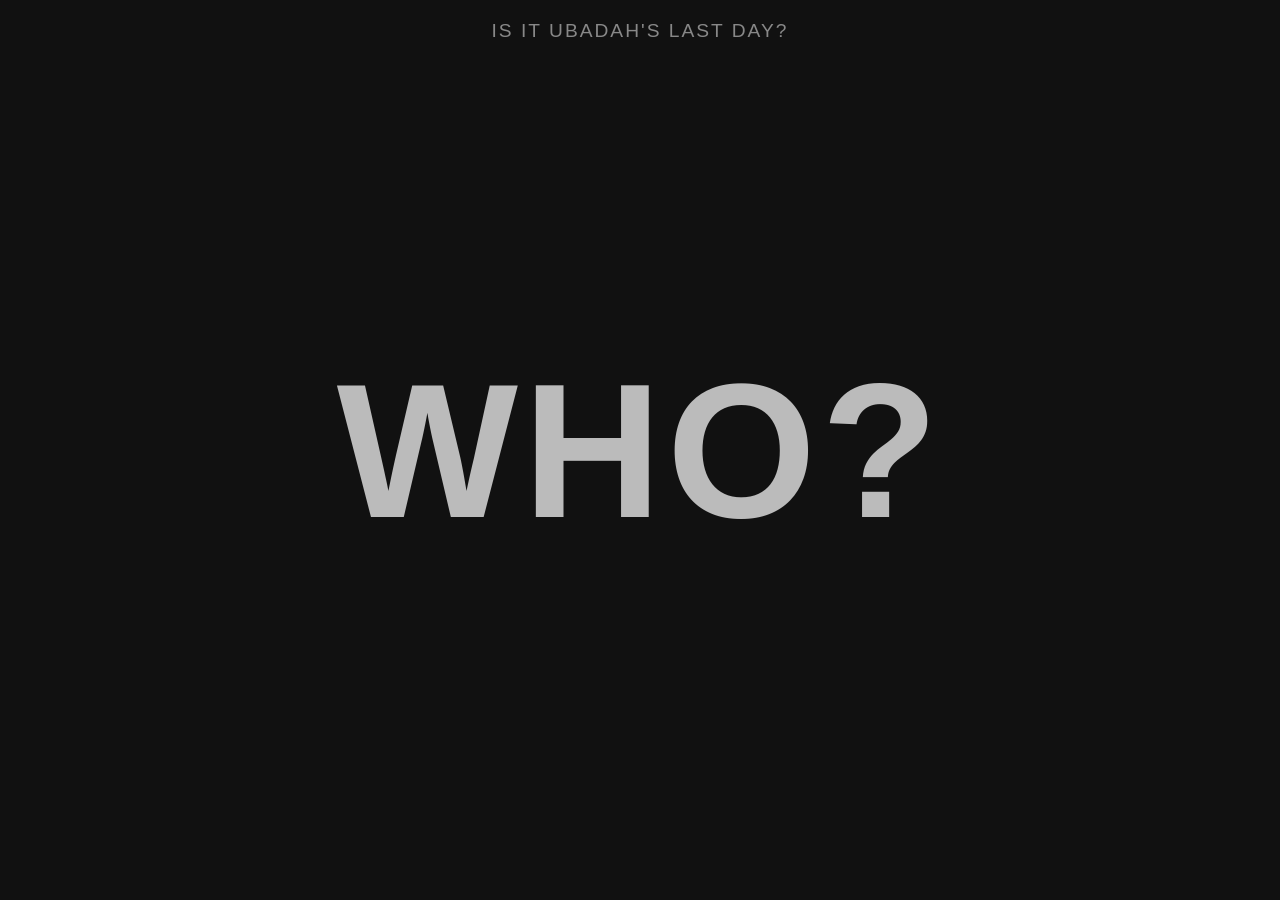
<file: gemini-code-1787173753401.html>
<!DOCTYPE html>
<html lang="en">
<head>
    <meta charset="UTF-8">
    <meta name="viewport" content="width=device-width, initial-scale=1.0">
    <title>Is It Ubadah's Last Day?</title>
    <style>
        body {
            margin: 0;
            padding: 0;
            height: 100vh;
            display: flex;
            justify-content: center;
            align-items: center;
            background-color: #111;
            color: #fff;
            font-family: 'Helvetica Neue', Arial, sans-serif;
            text-align: center;
        }
        
        #answer {
            font-size: 15vw;
            font-weight: bold;
            text-transform: uppercase;
            letter-spacing: 5px;
        }

        .title {
            position: absolute;
            top: 20px;
            font-size: 1.2rem;
            color: #888;
            text-transform: uppercase;
            letter-spacing: 2px;
        }
    </style>
</head>
<body>

    <div class="title">Is it Ubadah's last day?</div>
    <div id="answer"></div>

    <script>
        function checkUbadahsStatus() {
            const today = new Date();
            
            // Set target to September 1st, 2026
            const targetYear = 2026;
            const targetMonth = 8; // JavaScript months are 0-indexed (0 = Jan, 8 = Sept)
            const targetDay = 1;

            // Normalize today's date to midnight for an exact day comparison
            const todayMidnight = new Date(today.getFullYear(), today.getMonth(), today.getDate());
            const targetMidnight = new Date(targetYear, targetMonth, targetDay);

            const answerElement = document.getElementById("answer");

            if (todayMidnight < targetMidnight) {
                answerElement.innerText = "NO";
                answerElement.style.color = "#ff4d4d"; // Red for NO
            } else if (todayMidnight.getTime() === targetMidnight.getTime()) {
                answerElement.innerText = "YES";
                answerElement.style.color = "#4dff4d"; // Green for YES
            } else {
                answerElement.innerText = "Who?";
                answerElement.style.color = "#bbbbbb"; // Gray for Who?
            }
        }

        // Run immediately on load
        checkUbadahsStatus();
    </script>
</body>
</html>
</file>
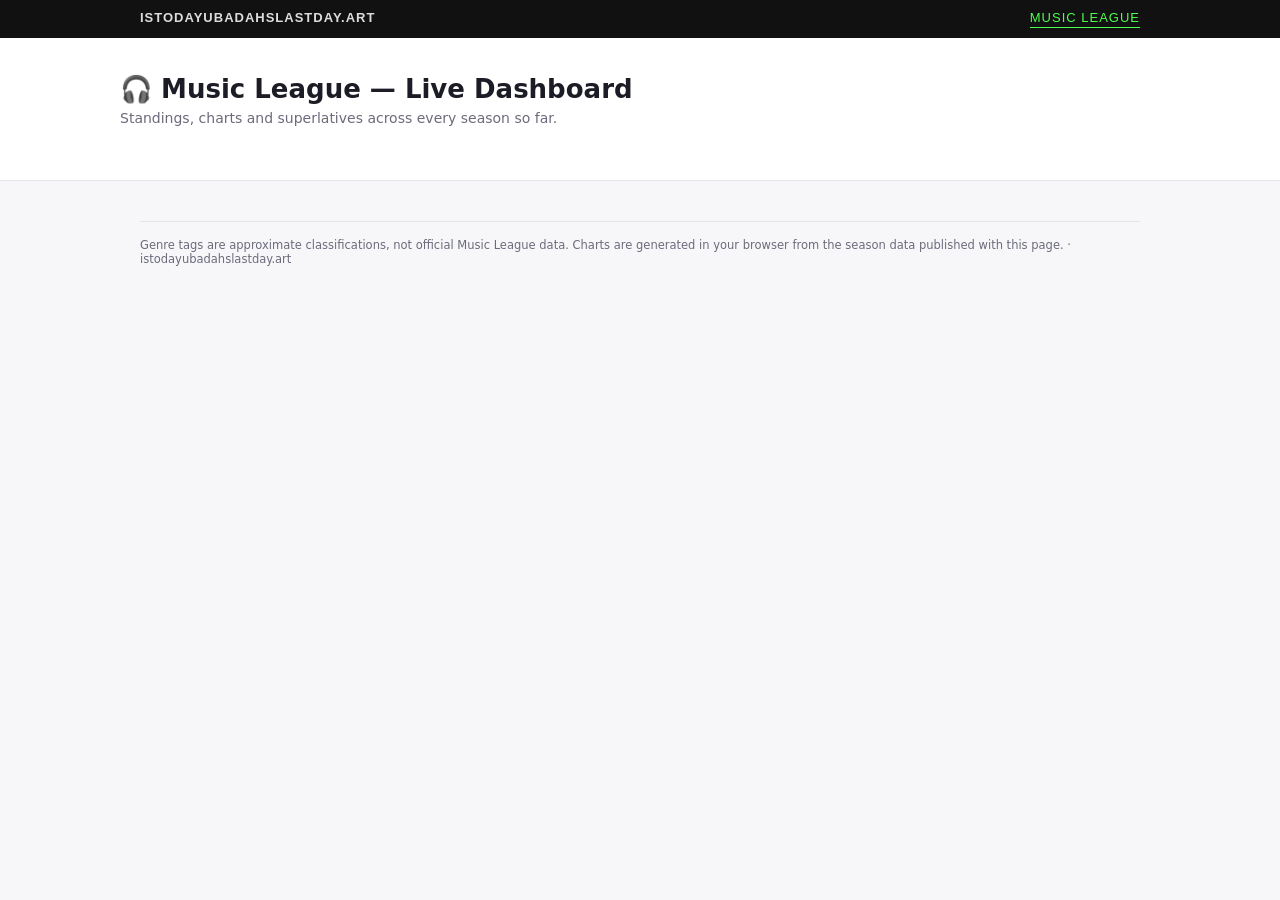
<file: ML/template.html>
<!DOCTYPE html>
<html lang="en">
<head>
<meta charset="UTF-8">
<title>Music League Stats — istodayubadahslastday.art</title>
<meta name="description" content="Season-by-season Music League standings, charts and superlatives.">
<link rel="stylesheet" href="/assets/site.css">
<meta name="robots" content="noindex, nofollow">
<meta name="viewport" content="width=device-width, initial-scale=1.0">
<style>
  :root{
    --bg:#f7f7fa; --surface:#ffffff; --line:#e3e3ea; --text:#1c1c26; --text-muted:#6b6b7b;
    --accent:#4e79a7; --accent2:#f28e2b;
  }
  *{box-sizing:border-box;}
  body{ margin:0; background:var(--bg); color:var(--text); font-family:system-ui,-apple-system,"Segoe UI",sans-serif; }
  .wrap{ max-width:1040px; margin:0 auto; padding:0 20px 80px; }
  header.hero{ padding:36px 20px 22px; border-bottom:1px solid var(--line); background:var(--surface); }
  h1{ font-size:26px; margin:0 0 6px; }
  .subtitle{ color:var(--text-muted); font-size:14px; margin:0 0 18px; }
  .tabs{ display:flex; gap:6px; flex-wrap:wrap; }
  .tab{ padding:8px 16px; border-radius:8px; border:1px solid var(--line); background:#fff; color:var(--text-muted); font-size:13.5px; cursor:pointer; font-weight:600; }
  .tab.active{ background:var(--accent); color:#fff; border-color:var(--accent); }
  .tab.add-tab{ margin-left:auto; background:#eef5ee; border-color:#bfe3bf; color:#2b6b2b; }
  .tab.add-tab.active{ background:#2b6b2b; color:#fff; }
  section{ padding:28px 0 0; }
  h2{ font-size:18px; margin:0 0 4px; }
  .section-note{ color:var(--text-muted); font-size:12.5px; margin:0 0 14px; }
  .panel{ background:var(--surface); border:1px solid var(--line); border-radius:12px; padding:20px; position:relative; }
  .view{ display:none; }
  .view.active{ display:block; }
  .chart-head{ display:flex; align-items:center; justify-content:space-between; margin-bottom:10px; }
  .dl-btn{ font-size:12px; padding:6px 12px; border-radius:6px; border:1px solid var(--line); background:#fff; cursor:pointer; color:var(--text); font-weight:600; }
  .dl-btn:hover{ background:#f0f0f5; }
  table{ width:100%; border-collapse:collapse; font-size:13.5px; }
  th,td{ text-align:left; padding:8px 9px; border-bottom:1px solid var(--line); }
  th{ color:var(--text-muted); font-weight:600; font-size:11.5px; text-transform:uppercase; }
  .grid2{ display:grid; grid-template-columns:1fr 1fr; gap:20px; }
  @media (max-width:760px){ .grid2{ grid-template-columns:1fr; } }
  textarea{ width:100%; min-height:200px; font-family:ui-monospace,monospace; font-size:11px; padding:10px; border-radius:8px; border:1px solid var(--line); resize:vertical; }
  select, input[type=text], input[type=number]{ padding:8px 10px; border-radius:6px; border:1px solid var(--line); font-size:13.5px; }
  .btn-primary{ background:var(--accent); color:#fff; border:none; padding:9px 18px; border-radius:7px; font-weight:600; cursor:pointer; font-size:13.5px; }
  .btn-primary:hover{ opacity:.9; }
  .btn-secondary{ background:#fff; border:1px solid var(--line); padding:9px 18px; border-radius:7px; font-weight:600; cursor:pointer; font-size:13.5px; }
  .field{ margin-bottom:14px; }
  .field label{ display:block; font-size:12.5px; font-weight:600; color:var(--text-muted); margin-bottom:5px; }
  .preview-table{ margin-top:16px; }
  .status-msg{ padding:10px 14px; border-radius:8px; font-size:13px; margin-top:12px; }
  .status-ok{ background:#eaf7ea; color:#1d5f1d; border:1px solid #bfe3bf; }
  .status-err{ background:#fbeaea; color:#7a1d1d; border:1px solid #eabfbf; }
  footer{ margin-top:40px; padding-top:16px; border-top:1px solid var(--line); color:var(--text-muted); font-size:11.5px; }
  .awards-grid{ display:grid; grid-template-columns:repeat(auto-fit,minmax(220px,1fr)); gap:14px; }
  .award{ background:var(--surface); border:1px solid var(--line); border-radius:12px; padding:16px; }
  .award .eyebrow{ font-size:10.5px; font-weight:700; letter-spacing:.05em; color:var(--accent); text-transform:uppercase; margin-bottom:6px; }
  .award .headline{ font-weight:700; font-size:15px; margin-bottom:4px; }
  .award .detail{ font-size:12.5px; color:var(--text-muted); line-height:1.5; }
  .bio-grid{ display:grid; grid-template-columns:1fr; gap:14px; }
  .bio-card{ background:var(--surface); border:1px solid var(--line); border-radius:12px; padding:18px 20px; }
  .bio-card .bio-name{ font-size:17px; font-weight:700; margin-bottom:8px; }
  .bio-card .bio-text{ font-size:13.5px; line-height:1.65; color:var(--text); margin-bottom:10px; }
  .bio-badges{ display:flex; flex-wrap:wrap; gap:6px; }
  .bio-badge{ font-size:11px; padding:3px 9px; border-radius:20px; background:#f0f0f5; color:var(--text-muted); font-weight:600; }
</style>
</head>
<body>

<nav class="sitebar">
  <div class="sitebar-inner">
    <a class="home" href="/">istodayubadahslastday.art</a>
    <span aria-current="page">Music League</span>
  </div>
</nav>

<header class="hero">
  <div class="wrap" style="padding:0;">
    <h1>🎧 Music League — Live Dashboard</h1>
    <p class="subtitle" id="heroSub">Standings, charts and superlatives across every season so far.</p>
    <div class="tabs" id="tabs"></div>
    <div style="margin-top:14px; display:flex; align-items:center; gap:10px; flex-wrap:wrap;">
      <span id="durationStatus" style="font-size:12px; color:var(--text-muted);"></span>
    </div>
  </div>
</header>

<div class="wrap">
  <div id="season-views"></div>
  <div class="view" id="view-all"></div>

  <div class="view" id="view-add">
    <section>
      <h2>Add a new round</h2>
      <p class="section-note">Paste the full HTML of a round's results page (view-source, or the saved .html from the inspector bookmarklet). Round number and name are detected automatically when possible.</p>
      <div class="panel">
        <div class="field">
          <label>Season</label>
          <select id="seasonSelect"></select>
          <button class="btn-secondary" id="newSeasonBtn" style="margin-left:8px;">+ New season</button>
        </div>
        <div class="field">
          <label>Round number (auto-detected if possible — override if wrong)</label>
          <input type="number" id="roundNumInput" placeholder="e.g. 9">
        </div>
        <div class="field">
          <label>Paste round results HTML here</label>
          <textarea id="htmlInput" placeholder="Paste the full page HTML..."></textarea>
        </div>
        <button class="btn-primary" id="parseBtn">Parse</button>
        <div id="parseStatus"></div>
        <div id="previewArea"></div>
      </div>
    </section>

    <section>
      <h2>Paste song length data</h2>
      <p class="section-note">This dashboard runs in a sandbox that blocks outside network requests, so it can't look up song lengths itself. Run the separate <strong>Song Length Fetcher</strong> file in a normal browser tab, then paste its output here.</p>
      <div class="panel">
        <textarea id="lengthImportInput" placeholder='Paste the JSON from the length fetcher, e.g. {"afroman|||lemon pound cake":{"ms":231000,...}}' style="min-height:120px;"></textarea>
        <button class="btn-primary" id="importLengthsBtn" style="margin-top:12px;">Import song lengths</button>
        <div id="lengthImportStatus"></div>
      </div>
    </section>

    <section>
      <h2>Publish to the site</h2>
      <p class="section-note">Anything imported above lives only in this browser. To publish it, download the data
      files and drop them into <code>ML/data/</code> in the repo &mdash; pushing them rebuilds this page automatically.
      Song lengths only change when you import new ones, so that file is usually not worth re-downloading.</p>
      <div class="panel">
        <button class="btn-primary" id="exportSeasonsBtn">Download seasons.json</button>
        <button class="btn-secondary" id="exportDurationsBtn" style="margin-left:8px;">Download durations.json</button>
        <button class="btn-secondary" id="resetLocalBtn" style="margin-left:8px;">Discard local changes</button>
        <div id="exportStatus"></div>
      </div>
    </section>
  </div>

  <footer id="footerNote">Genre tags are approximate classifications, not official Music League data. Charts are generated in your browser from the season data published with this page. &middot; istodayubadahslastday.art</footer>
</div>

<canvas id="renderCanvas" style="display:none;"></canvas>

<script>
/* ============================================================================
   DATA MODEL + STORAGE
   ============================================================================ */
const SEED_DATA = __SEASONS_JSON__;
const GENRE_MAP = {"Adam Sandler": "Comedy/Novelty", "Alan Menken": "Soundtrack/Score", "Alanis Morissette": "Alt Rock", "American Horror Story Cast": "Soundtrack/Score", "Anne Murray": "Country", "Beans on Toast": "Folk", "Beastie Boys": "Hip Hop", "Bonny Doon": "Indie Rock", "CAKE": "Alt Rock", "CeeLo Green": "Soul/R&B", "Charlotte Diamond": "Comedy/Novelty", "Chet Atkins": "Country", "Conor Oberst": "Indie Folk", "Dario Marianelli": "Soundtrack/Score", "Eartha Kitt": "Jazz/Soul", "Echo": "Other", "Emily West": "Pop", "Flight of the Conchords": "Comedy/Novelty", "Insane Clown Posse": "Hip Hop", "John Prine": "Americana", "Johnny Cash": "Country", "Joshua James": "Folk", "Kevin Kiner": "Soundtrack/Score", "La Dispute": "Punk", "Lionmight": "Other", "Lynyrd Skynyrd": "Rock", "MC Fioti": "Funk & Electronic", "Manu Pilas": "Other", "Michael Bubl\u00e9": "Jazz/Soul", "Michael Kiwanuka": "Soul/R&B", "New Found Glory": "Pop Punk", "Nick Cave & The Bad Seeds": "Alt Rock", "No$hu": "Other", "Oscar Isaac": "Folk", "Phil Harris": "Soundtrack/Score", "Planxty": "Irish/Celtic Folk", "Polyphia": "Indie/Experimental", "Punch Brothers": "Americana", "Rage Against The Machine": "Rock", "Red Hot Chili Peppers": "Funk & Electronic", "Reggie Watts": "Comedy/Novelty", "Sheryl Crow": "Pop/Rock", "Smash Mouth": "Alt Rock", "Snoop Dogg": "Hip Hop", "Stuart Duncan": "Americana", "The Byrne Brothers": "Other", "The Chicks": "Country", "The Cranberries": "Alt Rock", "The Felice Brothers": "Indie Folk", "The Goo Goo Dolls": "Alt Rock", "The High Kings": "Irish/Celtic Folk", "The Irish Rovers": "Irish/Celtic Folk", "The Marcus Hedges Trend Orchestra": "Soundtrack/Score", "The Rankin Family": "Irish/Celtic Folk", "The Weakerthans": "Indie Rock", "Todd Snider": "Americana", "Vangelis": "Soundtrack/Score", "Vitamin String Quartet": "Soundtrack/Score", "Afroman": "Hip Hop", "Alice Cooper": "Rock", "Amy Winehouse": "Soul/R&B", "Andrew Bird": "Indie Folk", "Barenaked Ladies": "Alt Rock", "Booker T. & the M.G.'s": "Soul/Funk", "Bowling For Soup": "Pop Punk", "Boxhead": "Cover/Novelty", "Brenton Wood": "Soul/R&B", "Bri Oglu": "Cover/Novelty", "Elton John": "Pop/Rock", "Eurythmics": "Synthpop", "Frank Ocean": "R&B", "GRiZ": "Electronic/Funk", "Geek Music": "Cover/Novelty", "Hollywood Classics": "Cover/Novelty", "Isaac Hayes": "Soul/Funk", "James McMurtry": "Americana", "Joseph Stephens": "Cover/Novelty", "Josh Ritter": "Folk", "Kevin Devine": "Indie Rock", "Lazlo Bane": "Alt Rock", "Lizzo": "Pop/R&B", "Man Man": "Indie/Experimental", "Mannequin Pussy": "Punk", "Marvin Gaye": "Soul", "Nina Simone": "Jazz/Soul", "Pharrell Williams": "Pop/Funk", "Pok\u00e9mon": "Soundtrack/Novelty", "Queen": "Rock", "Rihanna": "Pop/R&B", "Ryan Adams": "Alt Country", "Sarah McLachlan": "Folk/Pop", "Shania Twain": "Country/Pop", "Simon & Garfunkel": "Folk", "Suzanne Vega": "Folk/Pop", "The Beach Boys": "Classic Rock/Pop", "The Books": "Experimental/Folktronica", "The Hit Co.": "Cover/Novelty", "They Might Be Giants (For Kids)": "Alt Rock", "USHER": "R&B/Pop", "Vampire Weekend": "Indie Rock", "Vulfmon": "Funk", "Vulfpeck": "Funk", "Weezer": "Alt Rock", "Working With Lemons": "Cover/Novelty", "Cursive": "Alt Rock", "Radiohead": "Alt Rock", "Paramore": "Pop Punk", "Iron & Wine": "Folk", "Panic! At The Disco": "Alt Rock", "Talons'": "Indie/Experimental", "Athlete": "Alt Rock", "Creed": "Post-Grunge", "Chumbawamba": "Alt Rock", "Richard Armitage": "Soundtrack/Score", "Arcade Fire": "Indie Rock", "Them Mushrooms": "World/Afropop", "Eminem": "Hip Hop", "Subir Sen": "World/Bengali Classical", "The Beatles": "Rock", "Chris Isaak": "Rock", "Paul Simon": "Folk", "Harry Chapin": "Folk", "Aerosmith": "Rock", "Tom Jones": "Pop/Rock", "Stereophonics": "Rock"};
/* This page is published on a public site, so SEED_DATA below is the source
   of truth: every visitor renders straight from it and nothing is written to
   their browser. The paste-a-round importer still exists, but only in admin
   mode (add ?admin to the URL), which is how new rounds get folded in before
   the updated SEED_DATA is committed back to the repo. */
const ADMIN = /(^|[?&])admin(?:=|&|$)/.test(location.search) || location.hash === '#admin';

const STORAGE_KEY = 'ml_dashboard_seasons_v1';
const DURATION_CACHE_KEY = 'ml_song_duration_cache_v1';

/* Storage abstraction with real fallbacks. window.storage only exists inside
   Claude.ai's artifact sandbox — a downloaded copy of this file, opened
   directly in a browser, has no such object, and calling it throws
   synchronously and kills the whole script (this crashed the entire
   dashboard until this fix). Falls back to localStorage so a downloaded
   file still works and still persists; falls back further to an in-memory
   object as a last resort so the page renders even if localStorage is
   blocked (e.g. some browsers restrict it on file:// pages). */
const dashStorage = (() => {
  const memory = {};
  if (typeof window !== 'undefined' && window.storage && typeof window.storage.get === 'function') {
    return {
      mode: 'artifact',
      get: (key) => window.storage.get(key, false),
      set: (key, value) => window.storage.set(key, value, false),
    };
  }
  try {
    const testKey = '__ml_storage_test__';
    window.localStorage.setItem(testKey, '1');
    window.localStorage.removeItem(testKey);
    return {
      mode: 'localStorage',
      get: async (key) => { const v = window.localStorage.getItem(key); return v ? { key, value: v } : null; },
      set: async (key, value) => { window.localStorage.setItem(key, value); return { key, value }; },
    };
  } catch (e) {
    console.warn('[dashboard] No persistent storage available — using in-memory only; data will not survive a page reload.');
    return {
      mode: 'memory',
      get: async (key) => (key in memory) ? { key, value: memory[key] } : null,
      set: async (key, value) => { memory[key] = value; return { key, value }; },
    };
  }
})();
/* Built-in song durations. Two sources, tracked per song:
     src:'exact'    — read off the actual playlist listing
     src:'estimate' — from general knowledge; good to a few seconds for most,
                      but not looked up and not authoritative.
   Songs absent from this table are ones without a reliable duration, and are
   deliberately excluded from length stats rather than guessed at. */
const BUILTIN_DURATIONS = __DURATIONS_JSON__;

const FAMILY = {
  'Alt Rock':'Rock','Rock':'Rock','Classic Rock/Pop':'Rock','Pop/Rock':'Rock','Punk':'Rock','Pop Punk':'Rock','Post-Grunge':'Rock',
  'Hip Hop':'Hip Hop',
  'Soul/R&B':'Soul & R&B','Soul/Funk':'Soul & R&B','Soul':'Soul & R&B','R&B':'Soul & R&B','R&B/Pop':'Soul & R&B','Pop/R&B':'Soul & R&B','Jazz/Soul':'Soul & R&B',
  'Funk':'Funk & Electronic','Electronic/Funk':'Funk & Electronic','Pop/Funk':'Funk & Electronic','Synthpop':'Funk & Electronic',
  'Folk':'Folk & Americana','Folk/Pop':'Folk & Americana','Indie Folk':'Folk & Americana','Americana':'Folk & Americana','Alt Country':'Folk & Americana','Country/Pop':'Folk & Americana','Country':'Folk & Americana','Irish/Celtic Folk':'Folk & Americana',
  'Indie Rock':'Indie & Experimental','Indie/Experimental':'Indie & Experimental','Experimental/Folktronica':'Indie & Experimental',
  'Cover/Novelty':'Novelty & Covers','Soundtrack/Novelty':'Novelty & Covers','Comedy/Novelty':'Novelty & Covers',
  'Soundtrack/Score':'Soundtrack & Score','Pop':'Pop','Other':'Other',
};
const NICK_MAP = {
  'Andrew Michael Hovey MacQuarrie':'Andrew','Nancy Weatherhead':'Nancy','Evan MacQuarrie':'Evan',
  'Alyssa Morgan':'Alyssa','LG':'Layla','Mmacquarrie':'Mike','cdmacquarrie':'Cameron',
};
function shortName(full) {
  if (NICK_MAP[full]) return NICK_MAP[full];
  const parts = (full||'').trim().split(' ');
  return parts.length > 1 ? parts[0] : full;
}
const PALETTE = ['#4e79a7','#f28e2b','#59a14f','#e15759','#af7aa1','#76b7b2','#edc948','#9c755f','#bab0ac','#d4a6c8'];
function colorFor(name, allNames) {
  const idx = allNames.indexOf(name);
  return PALETTE[idx % PALETTE.length];
}

async function loadSeasons() {
  // Public view: always the committed data, never a stale local copy.
  if (!ADMIN) return SEED_DATA;
  try {
    const res = await dashStorage.get(STORAGE_KEY);
    if (res && res.value) return JSON.parse(res.value);
  } catch (e) { /* not found yet */ }
  try {
    await dashStorage.set(STORAGE_KEY, JSON.stringify(SEED_DATA));
  } catch (e) {
    console.warn('[dashboard] Could not persist initial data — continuing with in-memory seed data.', e);
  }
  return SEED_DATA;
}
async function saveSeasons(data) {
  try {
    await dashStorage.set(STORAGE_KEY, JSON.stringify(data));
  } catch (e) {
    console.error('[dashboard] Failed to save — your changes may not persist:', e);
    alert('Could not save your changes. They will be lost if you reload this page.');
  }
}

let STATE = null; // { seasons: { name: { rounds: [...] } } }
let DURATION_CACHE = {}; // "artist|||title" (lowercased) -> { ms, matchedArtist, matchedTitle } | null

function durationKey(artist, title) { return (artist||'').toLowerCase().trim() + '|||' + (title||'').toLowerCase().trim(); }

async function loadDurationCache() {
  let stored = {};
  if (!ADMIN) return Object.assign({}, BUILTIN_DURATIONS);
  try {
    const res = await dashStorage.get(DURATION_CACHE_KEY);
    if (res && res.value) stored = JSON.parse(res.value);
  } catch (e) { /* not found yet */ }
  // Built-in values are the base; anything the user imported wins over them.
  return Object.assign({}, BUILTIN_DURATIONS, stored);
}
async function saveDurationCache() {
  try {
    await dashStorage.set(DURATION_CACHE_KEY, JSON.stringify(DURATION_CACHE));
  } catch (e) {
    console.error('[dashboard] Failed to save song length data:', e);
  }
}

function getDurationForSong(s) { return DURATION_CACHE[durationKey(s.artist, s.title)] || null; }
function msToClock(ms) { const totalSec = Math.round(ms/1000); const m = Math.floor(totalSec/60), sec = totalSec%60; return `${m}:${String(sec).padStart(2,'0')}`; }

/* ============================================================================
   PARSER — identical logic to the tested bookmarklet, ported for pasted HTML
   ============================================================================ */
function parseRoundHTML(htmlString) {
  const doc = new DOMParser().parseFromString(htmlString, 'text/html');
  const clean = s => (s||'').replace(/\s+/g,' ').trim();
  const nameEl = doc.querySelector('h5.card-title');
  const roundName = clean(nameEl && nameEl.textContent);
  const roundNumMatch = htmlString.match(/ROUND (\d+)/);
  const roundNum = roundNumMatch ? parseInt(roundNumMatch[1]) : null;

  const songCards = [...doc.querySelectorAll('[id^="spotify:track:"]')];
  const submissions = [], votes = [];
  for (const card of songCards) {
    const uri = card.id;
    const titleA = card.querySelector('.card-title a');
    const textPs = [...card.querySelectorAll(':scope > .card-body > .row > .col.text-truncate > p.card-text')];
    const artist = clean(textPs[0] && textPs[0].textContent);
    const pointsEl = card.querySelector('.col-auto.text-end h3');
    const totalPoints = Number(clean(pointsEl && pointsEl.textContent)) || 0;
    const rankCard = card.querySelector('.card.mt-3');
    let place = '', submitterName = '';
    if (rankCard) {
      const rankH6 = rankCard.querySelector('.col-auto.text-center h6');
      place = clean(rankH6 && rankH6.textContent);
      const subNameEl = rankCard.querySelector('.col.text-truncate h6');
      submitterName = clean(subNameEl && subNameEl.textContent);
    }
    submissions.push({ uri, title: clean(titleA && titleA.textContent), artist, submitterName, totalPoints, place });
    const votesContainer = card.querySelector('[id^="votes-"]');
    if (votesContainer) {
      const rows = [...votesContainer.querySelectorAll(':scope > .row')];
      for (const row of rows) {
        const voterName = clean(row.querySelector('b')?.textContent);
        const comment = clean(row.querySelector('span.text-break')?.textContent);
        const ptsEl = row.querySelector('.col-auto h6');
        const points = Number(clean(ptsEl && ptsEl.textContent)) || 0;
        if (voterName) votes.push({ uri, voterName, points, comment });
      }
    }
  }
  return { roundName, roundNum, submissions, votes };
}

/* ============================================================================
   RECOMPUTE LOGIC
   ============================================================================ */
function standingsOverTime(rounds) {
  const sorted = [...rounds].sort((a,b)=>a.roundNum-b.roundNum);
  const cum = {}; const rows = [];
  for (const r of sorted) {
    for (const s of r.submissions) cum[s.submitterName] = (cum[s.submitterName]||0) + s.totalPoints;
    const snap = { roundNum: r.roundNum, roundName: r.roundName };
    for (const k of Object.keys(cum)) snap[shortName(k)] = cum[k];
    rows.push(snap);
  }
  return rows;
}
function finalStandings(rounds) {
  const totals = {};
  for (const r of rounds) for (const s of r.submissions) totals[s.submitterName] = (totals[s.submitterName]||0) + s.totalPoints;
  return Object.entries(totals).map(([name,points])=>({name, shortName: shortName(name), points})).sort((a,b)=>b.points-a.points);
}
function genreBreakdown(rounds) {
  const agg = {};
  for (const r of rounds) for (const s of r.submissions) {
    const g = GENRE_MAP[s.artist] || 'Other';
    const fam = FAMILY[g] || 'Other';
    agg[fam] = agg[fam] || {family: fam, count:0, totalPoints:0};
    agg[fam].count++; agg[fam].totalPoints += s.totalPoints;
  }
  return Object.values(agg).sort((a,b)=>b.totalPoints-a.totalPoints);
}
function votingAlliances(rounds) {
  const pair = {};
  for (const r of rounds) {
    const subOf = {};
    for (const s of r.submissions) subOf[s.uri] = s.submitterName;
    for (const v of r.votes) {
      const submitter = subOf[v.uri];
      if (!submitter || submitter === v.voterName) continue;
      const key = shortName(v.voterName) + ' -> ' + shortName(submitter);
      pair[key] = (pair[key]||0) + v.points;
    }
  }
  return Object.entries(pair).map(([k,points])=>{ const [voter,submitter]=k.split(' -> '); return {voter,submitter,points}; }).sort((a,b)=>b.points-a.points);
}
function roundMargins(rounds) {
  return rounds.map(r => {
    const subs = [...r.submissions].sort((a,b)=>b.totalPoints-a.totalPoints);
    const margin = subs.length>1 ? subs[0].totalPoints - subs[1].totalPoints : subs[0].totalPoints;
    return { roundName: r.roundName, winner: shortName(subs[0].submitterName), points: subs[0].totalPoints, title: subs[0].title, artist: subs[0].artist, margin };
  });
}
function placementsByRound(sortedRounds) {
  return sortedRounds.map(r => {
    const subs = [...r.submissions].sort((a,b)=>b.totalPoints-a.totalPoints);
    const places = {};
    subs.forEach((s,i) => { places[shortName(s.submitterName)] = i+1; });
    return { roundNum: r.roundNum, roundName: r.roundName, places, fieldSize: subs.length };
  });
}
function superfanVotes(rounds) {
  const all = [];
  for (const r of rounds) {
    const subOf = {}; const titleOf = {};
    for (const s of r.submissions) { subOf[s.uri]=s.submitterName; titleOf[s.uri]=s.title; }
    for (const v of r.votes) {
      const submitter = subOf[v.uri];
      if (!submitter || submitter===v.voterName) continue;
      all.push({ voter: shortName(v.voterName), submitter: shortName(submitter), points: v.points, title: titleOf[v.uri] });
    }
  }
  return all.sort((a,b)=>b.points-a.points).slice(0,5);
}

function stdev(arr) {
  if (arr.length < 2) return 0;
  const m = arr.reduce((a,b)=>a+b,0)/arr.length;
  return Math.sqrt(arr.reduce((a,b)=>a+(b-m)**2,0)/arr.length);
}

/* ---- song-level polarization (most polarizing / most unanimous) ---- */
function songPolarization(rounds) {
  const out = [];
  for (const r of rounds) {
    for (const s of r.submissions) {
      const pts = r.votes.filter(v=>v.uri===s.uri).map(v=>v.points);
      if (pts.length > 1) out.push({ title: s.title, artist: s.artist, submitter: shortName(s.submitterName), totalPoints: s.totalPoints, sd: stdev(pts) });
    }
  }
  return out;
}

/* ---- reciprocity: who's mutual, who's one-sided ---- */
function reciprocity(rounds) {
  const pairPts = {};
  for (const r of rounds) {
    const subOf = {};
    for (const s of r.submissions) subOf[s.uri] = s.submitterName;
    for (const v of r.votes) {
      const submitter = subOf[v.uri];
      if (!submitter || submitter===v.voterName) continue;
      const key = shortName(v.voterName)+'::'+shortName(submitter);
      pairPts[key] = (pairPts[key]||0) + v.points;
    }
  }
  const players = [...new Set(Object.keys(pairPts).flatMap(k=>k.split('::')))];
  const mutuals = [], imbalances = [];
  for (let i=0;i<players.length;i++) for (let j=i+1;j<players.length;j++) {
    const a=players[i], b=players[j];
    const ab = pairPts[a+'::'+b]||0, ba = pairPts[b+'::'+a]||0;
    if (ab===0 && ba===0) continue;
    mutuals.push({a,b,ab,ba,min:Math.min(ab,ba)});
    imbalances.push({a,b,ab,ba,diff:Math.abs(ab-ba)});
  }
  mutuals.sort((x,y)=>y.min-x.min);
  imbalances.sort((x,y)=>y.diff-x.diff);
  return { mostMutual: mutuals[0]||null, mostOneSided: imbalances[0]||null };
}

/* ---- streaks and biggest rank swing (season-scoped: needs sequential roundNum) ---- */
function streaksAndSwings(sortedRounds) {
  if (sortedRounds.length < 2) return { topStreak:null, lastStreak:null, biggestSwing:null };
  const placementsByRound = sortedRounds.map(r => {
    const subs = [...r.submissions].sort((a,b)=>b.totalPoints-a.totalPoints);
    const map = {};
    subs.forEach((s,i)=>{ map[shortName(s.submitterName)] = i+1; });
    return map;
  });
  const players = [...new Set(sortedRounds.flatMap(r=>r.submissions.map(s=>shortName(s.submitterName))))];
  const cur = {}, best = {}; const curLast={}, bestLast={};
  placementsByRound.forEach(pl => {
    players.forEach(p => {
      if (pl[p] && pl[p] <= 2) { cur[p]=(cur[p]||0)+1; } else { cur[p]=0; }
      best[p] = Math.max(best[p]||0, cur[p]);
      const n = Object.keys(pl).length;
      if (pl[p] && pl[p] === n) { curLast[p]=(curLast[p]||0)+1; } else { curLast[p]=0; }
      bestLast[p] = Math.max(bestLast[p]||0, curLast[p]);
    });
  });
  const topStreak = Object.entries(best).sort((a,b)=>b[1]-a[1])[0];
  const lastStreak = Object.entries(bestLast).sort((a,b)=>b[1]-a[1])[0];
  let biggestSwing = null;
  for (let i=1;i<placementsByRound.length;i++) {
    const prev = placementsByRound[i-1], curr = placementsByRound[i];
    for (const p of players) {
      if (prev[p] && curr[p]) {
        const delta = prev[p]-curr[p];
        if (!biggestSwing || Math.abs(delta) > Math.abs(biggestSwing.delta)) {
          biggestSwing = { player:p, delta, fromRound: sortedRounds[i-1].roundName, toRound: sortedRounds[i].roundName, fromRank: prev[p], toRank: curr[p] };
        }
      }
    }
  }
  return {
    topStreak: topStreak && topStreak[1] >= 2 ? { player: topStreak[0], length: topStreak[1] } : null,
    lastStreak: lastStreak && lastStreak[1] >= 2 ? { player: lastStreak[0], length: lastStreak[1] } : null,
    biggestSwing,
  };
}

/* ---- boom-or-bust vs reliable: variance in own submission scores ---- */
function boomOrBust(rounds) {
  const byPlayer = {};
  for (const r of rounds) for (const s of r.submissions) {
    const p = shortName(s.submitterName);
    byPlayer[p] = byPlayer[p] || [];
    byPlayer[p].push(s.totalPoints);
  }
  const rows = Object.entries(byPlayer).filter(([,pts])=>pts.length>1).map(([player,pts])=>({ player, sd: stdev(pts), min: Math.min(...pts), max: Math.max(...pts), avg: pts.reduce((a,b)=>a+b,0)/pts.length, n: pts.length, sem: sem(pts) }));
  rows.sort((a,b)=>b.sd-a.sd);
  return { rows, mostVariable: rows[0]||null, mostReliable: rows[rows.length-1]||null };
}

/* ---- vote stinginess: % of votes cast at the minimum value ---- */
/* ---- error-bar statistics ----
   sem(): standard error of the mean = sd/sqrt(n). Represents how precisely the
   sample mean estimates the true mean. With the small n's in this league these
   bars are deliberately wide — overlapping bars mean the difference between two
   players is not statistically distinguishable, which is itself worth seeing.
   wilson(): Wilson score interval, the appropriate CI for a proportion. */
function sem(values) {
  const n = values.length;
  if (n < 2) return 0;
  return stdev(values) / Math.sqrt(n);
}
function wilsonInterval(successes, n, z = 1.96) {
  if (!n) return { lo: 0, hi: 0 };
  const p = successes / n;
  const denom = 1 + z*z/n;
  const center = (p + z*z/(2*n)) / denom;
  const half = z * Math.sqrt(p*(1-p)/n + z*z/(4*n*n)) / denom;
  return { lo: Math.max(0, (center-half)*100), hi: Math.min(100, (center+half)*100) };
}

function voteStinginess(rounds) {
  const byVoter = {};
  for (const r of rounds) {
    const subOf = {};
    for (const s of r.submissions) subOf[s.uri] = s.submitterName;
    for (const v of r.votes) {
      if (subOf[v.uri] === v.voterName) continue; // skip self-comment 0-point entries
      const voter = shortName(v.voterName);
      byVoter[voter] = byVoter[voter] || [];
      byVoter[voter].push(v.points);
    }
  }
  const rows = Object.entries(byVoter).map(([voter,pts])=>{
    const min = Math.min(...pts);
    const atMin = pts.filter(p=>p===min).length;
    const ci = wilsonInterval(atMin, pts.length);
    return { voter, pctAtMin: Math.round(atMin/pts.length*100), totalVotes: pts.length, minValue: min, ciLo: ci.lo, ciHi: ci.hi };
  });
  rows.sort((a,b)=>b.pctAtMin-a.pctAtMin);
  return rows;
}

/* ---- title trivia ---- */
function titleTrivia(rounds) {
  const subs = rounds.flatMap(r=>r.submissions);
  if (!subs.length) return null;
  const longest = subs.reduce((a,b)=> b.title.length > a.title.length ? b : a);
  const shortest = subs.reduce((a,b)=> b.title.length < a.title.length ? b : a);
  const wordCount = {};
  const stop = new Set(['the','and','feat','with','from','remastered','version','edit']);
  subs.forEach(s => {
    (s.title.toLowerCase().match(/[a-z']+/g)||[]).forEach(w => { if (w.length>3 && !stop.has(w)) wordCount[w]=(wordCount[w]||0)+1; });
  });
  const topWord = Object.entries(wordCount).sort((a,b)=>b[1]-a[1])[0];

  // word-count-based stats (distinct from character-length stats above)
  function titleWords(title) { return (title.match(/[A-Za-z']+/g) || []); }
  const withWordCounts = subs.map(s => {
    const words = titleWords(s.title);
    const unique = new Set(words.map(w=>w.toLowerCase()));
    return { sub: s, wordCount: words.length, uniqueCount: unique.size, repetition: words.length - unique.size };
  });
  const mostWords = withWordCounts.reduce((a,b)=> b.wordCount > a.wordCount ? b : a);
  const fewestWords = withWordCounts.reduce((a,b)=> (b.wordCount>0 && b.wordCount < a.wordCount) ? b : a);
  const mostRepetitive = withWordCounts.reduce((a,b)=> b.repetition > a.repetition ? b : a);
  const avgWordsPerTitle = withWordCounts.reduce((a,x)=>a+x.wordCount,0) / withWordCounts.length;

  return { longest, shortest, topWord, mostWords, fewestWords, mostRepetitive, avgWordsPerTitle };
}

function titleWordinessByPlayer(rounds) {
  function titleWords(title) { return (title.match(/[A-Za-z']+/g) || []); }
  const byPlayer = {};
  rounds.flatMap(r=>r.submissions).forEach(s => {
    const p = shortName(s.submitterName);
    byPlayer[p] = byPlayer[p] || [];
    byPlayer[p].push(titleWords(s.title).length);
  });
  return Object.entries(byPlayer).map(([player, counts]) => ({
    player, avgWords: counts.reduce((a,b)=>a+b,0)/counts.length, n: counts.length, sem: sem(counts),
  })).filter(x => x.n >= 2); // need at least 2 submissions for this to mean anything
}

/* ---- SUPERLATIVES: assembles the award grid for a given rounds scope ---- */
function computeSuperlatives(rounds, sortedRoundsForStreaks) {
  const recip = reciprocity(rounds);
  const trivia = titleTrivia(rounds);

  const awards = [];
  if (recip.mostMutual) awards.push({ eyebrow:'Mutual Admiration', headline: `${recip.mostMutual.a} & ${recip.mostMutual.b}`, detail: `${recip.mostMutual.a} gave ${recip.mostMutual.ab}, ${recip.mostMutual.b} gave ${recip.mostMutual.ba} back — the most balanced pair.` });
  if (recip.mostOneSided) awards.push({ eyebrow:'One-Sided Crush', headline: `${recip.mostOneSided.a} \u2192 ${recip.mostOneSided.b}`, detail: `${recip.mostOneSided.ab} pts given vs. ${recip.mostOneSided.ba} pts back — a ${recip.mostOneSided.diff}-pt imbalance.` });
  if (trivia) {
    awards.push({ eyebrow:'Longest Title', headline: trivia.longest.title, detail: `${trivia.longest.title.length} characters, submitted by ${shortName(trivia.longest.submitterName)}.` });
    if (trivia.topWord) awards.push({ eyebrow:'Most Repeated Word', headline: `"${trivia.topWord[0]}"`, detail: `Appears in ${trivia.topWord[1]} different song titles.` });
    awards.push({ eyebrow:'Wordiest Title', headline: trivia.mostWords.sub.title, detail: `${trivia.mostWords.wordCount} words — submitted by ${shortName(trivia.mostWords.sub.submitterName)}.` });
    awards.push({ eyebrow:'Most Minimalist Title', headline: trivia.fewestWords.sub.title, detail: `Just ${trivia.fewestWords.wordCount} word${trivia.fewestWords.wordCount===1?'':'s'} — submitted by ${shortName(trivia.fewestWords.sub.submitterName)}.` });
    if (trivia.mostRepetitive.repetition > 0) awards.push({ eyebrow:'Most Repetitive Title', headline: trivia.mostRepetitive.sub.title, detail: `${trivia.mostRepetitive.wordCount} total words but only ${trivia.mostRepetitive.uniqueCount} unique — submitted by ${shortName(trivia.mostRepetitive.sub.submitterName)}.` });
  }
  return awards;
}

/* ---- PLAYER TASTE BIOS (All Seasons tab) ---- */
function playerBio(player, allRounds) {
  const mySubs = allRounds.flatMap(r=>r.submissions).filter(s => shortName(s.submitterName)===player);
  const myVotesGiven = [];
  const myVotesReceived = [];
  const givenTo = {}, receivedFrom = {};
  for (const r of allRounds) {
    const subOf = {};
    for (const s of r.submissions) subOf[s.uri] = s.submitterName;
    for (const v of r.votes) {
      if (subOf[v.uri] === v.voterName) continue;
      if (shortName(v.voterName) === player) {
        myVotesGiven.push(v.points);
        const target = shortName(subOf[v.uri]);
        givenTo[target] = (givenTo[target]||0) + v.points;
      }
      if (subOf[v.uri] && shortName(subOf[v.uri]) === player) {
        myVotesReceived.push(v.points);
        const from = shortName(v.voterName);
        receivedFrom[from] = (receivedFrom[from]||0) + v.points;
      }
    }
  }
  // top genre family
  const genreCount = {};
  mySubs.forEach(s => { const g = FAMILY[GENRE_MAP[s.artist]||'Other']||'Other'; genreCount[g]=(genreCount[g]||0)+1; });
  const topGenre = Object.entries(genreCount).sort((a,b)=>b[1]-a[1])[0];
  const distinctGenres = Object.keys(genreCount).length;

  const submissionSd = stdev(mySubs.map(s=>s.totalPoints));
  const avgSubmissionPts = mySubs.length ? (mySubs.reduce((a,s)=>a+s.totalPoints,0)/mySubs.length) : 0;
  const submissionStyle = submissionSd > avgSubmissionPts*0.45 ? 'boom-or-bust' : 'consistent';

  const voteSd = stdev(myVotesGiven);
  const votingStyle = voteSd > 1.8 ? 'concentrate points on favorites' : 'spread points evenly';

  const topTarget = Object.entries(givenTo).sort((a,b)=>b[1]-a[1])[0];
  const topFan = Object.entries(receivedFrom).sort((a,b)=>b[1]-a[1])[0];

  const totalPoints = mySubs.reduce((a,s)=>a+s.totalPoints,0);
  const roundsPlayed = mySubs.length;

  const parts = [];
  if (topGenre) parts.push(`${player} leans ${topGenre[0].toLowerCase()} (${topGenre[1]} of ${roundsPlayed} submissions)${distinctGenres>=5?', but ranges across genres freely':''}.`);
  parts.push(`As a submitter, ${player} is ${submissionStyle==='boom-or-bust' ? 'a boom-or-bust pick — scores swing widely round to round' : 'steady — scores stay close to their own average'} (avg ${avgSubmissionPts.toFixed(1)} pts/song).`);
  parts.push(`As a voter, they ${votingStyle}${topTarget ? `, favoring ${topTarget[0]} most (${topTarget[1]} pts given all-time)` : ''}.`);
  if (topFan) parts.push(`${topFan[0]} is their biggest fan, having given them ${topFan[1]} points over the seasons.`);

  return {
    player, totalPoints, roundsPlayed,
    text: parts.join(' '),
    badges: [
      topGenre ? `${topGenre[0]} lean` : null,
      submissionStyle === 'boom-or-bust' ? 'Boom-or-bust' : 'Consistent',
      votingStyle.includes('concentrate') ? 'Concentrated voter' : 'Even voter',
      topTarget ? `Favors ${topTarget[0]}` : null,
    ].filter(Boolean),
  };
}


/* ============================================================================
   SVG CHART BUILDERS — each returns an <svg> element string, self-contained
   with title + labels baked in (so exported PNGs stand alone)
   ============================================================================ */
/* Escapes text before it goes into SVG markup. Without this, an ampersand in a
   song title ("Iron & Wine") or genre name ("Soul & R&B") produces invalid XML,
   and the whole SVG silently fails to load when rasterized for PNG export. */
function xmlEsc(s) {
  return String(s == null ? '' : s)
    // Remove characters that are illegal in XML 1.0 entirely — no escaping makes
    // them valid, and they cause the browser to silently reject the SVG when it
    // rasterizes for PNG export. Keeps tab (\t), newline (\n), carriage return (\r).
    .replace(/[\u0000-\u0008\u000B\u000C\u000E-\u001F\uFFFE\uFFFF]/g, '')
    .replace(/&/g, '&amp;')
    .replace(/</g, '&lt;')
    .replace(/>/g, '&gt;')
    .replace(/"/g, '&quot;')
    .replace(/'/g, '&apos;');
}

/* Set by each render function so every chart's footer (and therefore every
   downloaded PNG) identifies which season/scope it belongs to. */
let CURRENT_SCOPE = '';

/* Last line of defense against a class of bug we've now hit twice from two
   different causes (raw "&" in data, then stray control characters): a chart's
   math produces NaN/Infinity somewhere, which is syntactically valid XML text
   but breaks the browser's SVG rasterizer with an opaque, unhelpful failure.
   Rather than chase each individual cause as it turns up, this scans every
   numeric-bearing SVG attribute and repairs any NaN/Infinity found, logging
   exactly what and where so a report can point straight at the bad chart. */
function sanitizeSvgNumerics(svg) {
  const numericAttrs = /(x|y|cx|cy|x1|x2|y1|y2|width|height|r|rx|ry|stroke-width|stroke-dashoffset|stroke-dasharray|points|d|transform)="([^"]*)"/g;
  return svg.replace(numericAttrs, (full, attr, val) => {
    if (/NaN|Infinity/.test(val)) {
      console.warn('[dashboard] Sanitized invalid SVG value — attribute "' + attr + '" was: ' + val);
      const cleaned = val.replace(/-?Infinity|NaN/g, '0');
      return attr + '="' + cleaned + '"';
    }
    return full;
  });
}

function svgWrap(w,h,title,bodyMarkup) {
  const scopeText = CURRENT_SCOPE ? xmlEsc(CURRENT_SCOPE) + '  ·  ' : '';
  const svg = `<svg xmlns="http://www.w3.org/2000/svg" viewBox="0 0 ${w} ${h}" width="100%" style="background:#fff;font-family:system-ui,sans-serif;">
    <rect x="0" y="0" width="${w}" height="${h}" fill="#ffffff"/>
    <text x="20" y="30" font-size="17" font-weight="700" fill="#1c1c26">${xmlEsc(title)}</text>
    ${CURRENT_SCOPE ? `<text x="20" y="46" font-size="11" font-weight="600" fill="#4e79a7">${xmlEsc(CURRENT_SCOPE)}</text>` : ''}
    ${bodyMarkup}
    <text x="${w-12}" y="${h-10}" font-size="9" fill="#a0a0ad" text-anchor="end">${scopeText}Music League Live Dashboard</text>
  </svg>`;
  return sanitizeSvgNumerics(svg);
}

function chartStandingsOverTime(rows, players) {
  const W=680,H=380,padL=44,padR=16,padT=54,padB=70;
  const maxVal = Math.max(1, ...rows.flatMap(r => players.map(p=>r[p]||0)));
  const x = i => padL + (rows.length<=1?0:(i/(rows.length-1))*(W-padL-padR));
  const y = v => H-padB-(v/maxVal)*(H-padT-padB);
  let grid='';
  for (let g=0; g<=4; g++) {
    const v = Math.round((maxVal/4)*g);
    grid += `<line x1="${padL}" y1="${y(v)}" x2="${W-padR}" y2="${y(v)}" stroke="#e3e3ea" stroke-width="1"/><text x="${padL-8}" y="${y(v)+4}" text-anchor="end" font-size="10" fill="#6b6b7b">${v}</text>`;
  }
  rows.forEach((r,i)=>{ grid += `<text x="${x(i)}" y="${H-padB+16}" text-anchor="middle" font-size="9" fill="#6b6b7b">R${r.roundNum}</text>`; });
  let lines='';
  players.forEach(p=>{
    const pts = rows.map((r,i)=>`${x(i)},${y(r[p]||0)}`).join(' ');
    lines += `<polyline points="${pts}" fill="none" stroke="${colorFor(p,players)}" stroke-width="2.4"/>`;
    rows.forEach((r,i)=>{ lines += `<circle cx="${x(i)}" cy="${y(r[p]||0)}" r="3" fill="${colorFor(p,players)}"/>`; });
  });
  let legend=''; players.forEach((p,i)=>{ legend += `<circle cx="${padL + i*90}" cy="${H-24}" r="4" fill="${colorFor(p,players)}"/><text x="${padL + i*90 + 9}" y="${H-20}" font-size="10.5" fill="#1c1c26">${xmlEsc(p)}</text>`; });
  return svgWrap(W,H,'Standings by Round', grid+lines+legend);
}

function chartFinalStandings(standings) {
  const W=640,H=Math.max(280, 60+standings.length*42),padL=90,padR=60,padT=50;
  const maxV = Math.max(1, ...standings.map(s=>s.points));
  let bars='';
  standings.forEach((s,i)=>{
    const y = padT + i*42, bw=(W-padL-padR)*(s.points/maxV);
    bars += `<text x="${padL-10}" y="${y+18}" text-anchor="end" font-size="12.5" fill="#1c1c26">${xmlEsc(s.shortName)}</text>`;
    bars += `<rect x="${padL}" y="${y}" width="${bw}" height="24" rx="5" fill="${colorFor(s.shortName, standings.map(x=>x.shortName))}"/>`;
    bars += `<text x="${padL+bw+8}" y="${y+17}" font-size="12" fill="#1c1c26" font-weight="700">${s.points}</text>`;
  });
  return svgWrap(W,H,'Final Standings', bars);
}

function chartGenreDonut(fam) {
  const W=520,H=360, cx=170,cy=190,r=110,sw=44;
  const total = fam.reduce((a,g)=>a+g.totalPoints,0) || 1;
  let offset=0, segs='';
  const circ = 2*Math.PI*r;
  fam.forEach((g,i)=>{
    const len=(g.totalPoints/total)*circ;
    segs += `<circle cx="${cx}" cy="${cy}" r="${r}" fill="none" stroke="${PALETTE[i%PALETTE.length]}" stroke-width="${sw}" stroke-dasharray="${len} ${circ-len}" stroke-dashoffset="${-offset}" transform="rotate(-90 ${cx} ${cy})"/>`;
    offset += len;
  });
  let legend='';
  fam.forEach((g,i)=>{
    const yy = 60 + i*26, pct = Math.round(g.totalPoints/total*100);
    legend += `<rect x="350" y="${yy}" width="12" height="12" rx="3" fill="${PALETTE[i%PALETTE.length]}"/><text x="368" y="${yy+10.5}" font-size="11.5" fill="#1c1c26">${xmlEsc(g.family)} (${pct}%)</text>`;
  });
  return svgWrap(W,H,'Genre Breakdown', segs+legend);
}

function chartAllianceHeatmap(alliances, players) {
  const n = players.length;
  const cell = 52, padL=90, padT=70;
  const W = padL + n*cell + 30, H = padT + n*cell + 20;
  const matrix = {};
  alliances.forEach(a => { matrix[a.voter+'::'+a.submitter] = a.points; });
  const maxV = Math.max(1, ...alliances.map(a=>a.points));
  let cells='';
  players.forEach((voter,i)=>{
    players.forEach((sub,j)=>{
      const v = matrix[voter+'::'+sub] || 0;
      const t = v/maxV;
      const rgb = [Math.round(255-(255-78)*t), Math.round(255-(255-121)*t), Math.round(255-(255-167)*t)];
      cells += `<rect x="${padL+j*cell}" y="${padT+i*cell}" width="${cell-2}" height="${cell-2}" fill="rgb(${rgb.join(',')})"/>`;
      if (v>0) cells += `<text x="${padL+j*cell+cell/2-1}" y="${padT+i*cell+cell/2+4}" text-anchor="middle" font-size="11" fill="${t>0.5?'#fff':'#1c1c26'}">${v}</text>`;
    });
    cells += `<text x="${padL-8}" y="${padT+i*cell+cell/2+4}" text-anchor="end" font-size="11" fill="#1c1c26">${xmlEsc(voter)}</text>`;
  });
  players.forEach((p,j)=>{ cells += `<text x="${padL+j*cell+cell/2}" y="${padT-8}" text-anchor="middle" font-size="10.5" fill="#1c1c26" transform="rotate(-30 ${padL+j*cell+cell/2} ${padT-8})">${xmlEsc(p)}</text>`; });
  return svgWrap(W,H,'Voting Alliances', cells);
}

function chartRoundMargins(margins) {
  const W=680,H=380,padL=40,padR=16,padT=54,padB=90;
  const maxV = Math.max(1, ...margins.map(m=>m.margin));
  const bw = (W-padL-padR)/margins.length;
  let bars='';
  margins.forEach((m,i)=>{
    const h = (m.margin/maxV)*(H-padT-padB);
    const x = padL + i*bw + bw*0.15, w = bw*0.7;
    bars += `<rect x="${x}" y="${H-padB-h}" width="${w}" height="${Math.max(h,2)}" rx="4" fill="${m.margin===Math.min(...margins.map(x=>x.margin))?'#59a14f':m.margin===maxV?'#e15759':'#4e79a7'}"/>`;
    bars += `<text x="${x+w/2}" y="${H-padB-h-6}" text-anchor="middle" font-size="9.5" fill="#1c1c26">${xmlEsc(m.winner)}</text>`;
    bars += `<text x="${x+w/2}" y="${H-padB+14}" text-anchor="middle" font-size="9" fill="#6b6b7b" transform="rotate(25 ${x+w/2} ${H-padB+14})">${xmlEsc(m.roundName.slice(0,16))}</text>`;
  });
  return svgWrap(W,H,'Margin of Victory by Round', bars);
}

function chartSuperfanVotes(votes) {
  const W=640,H=Math.max(260, 60+votes.length*46),padL=170,padR=60,padT=50;
  const maxV = Math.max(1, ...votes.map(v=>v.points));
  let bars='';
  votes.forEach((v,i)=>{
    const y = padT + i*46, bw=(W-padL-padR)*(v.points/maxV);
    bars += `<text x="${padL-10}" y="${y+14}" text-anchor="end" font-size="11" fill="#1c1c26">${xmlEsc(v.voter)} \u2192 ${xmlEsc(v.submitter)}</text>`;
    bars += `<text x="${padL-10}" y="${y+27}" text-anchor="end" font-size="9.5" fill="#6b6b7b">${xmlEsc('"' + v.title.slice(0,22) + '"')}</text>`;
    bars += `<rect x="${padL}" y="${y+6}" width="${bw}" height="20" rx="5" fill="#f28e2b"/>`;
    bars += `<text x="${padL+bw+8}" y="${y+20}" font-size="12" fill="#1c1c26" font-weight="700">${v.points}</text>`;
  });
  return svgWrap(W,H,'Superfan Moments — Biggest Single Votes', bars);
}

function chartPlacementByRound(placements, players) {
  const W=680,H=400,padL=44,padR=16,padT=54,padB=70;
  const maxRank = Math.max(1, ...placements.map(p=>p.fieldSize));
  const x = i => padL + (placements.length<=1?0:(i/(placements.length-1))*(W-padL-padR));
  const y = rank => padT + ((rank-1)/(maxRank-1||1))*(H-padT-padB);
  let grid='';
  for (let r=1; r<=maxRank; r++) {
    grid += `<line x1="${padL}" y1="${y(r)}" x2="${W-padR}" y2="${y(r)}" stroke="#e3e3ea" stroke-width="1"/><text x="${padL-8}" y="${y(r)+4}" text-anchor="end" font-size="9.5" fill="#6b6b7b">#${r}</text>`;
  }
  placements.forEach((p,i)=>{ grid += `<text x="${x(i)}" y="${H-padB+16}" text-anchor="middle" font-size="9" fill="#6b6b7b">R${p.roundNum}</text>`; });
  let lines='';
  players.forEach(pl=>{
    const pts = placements.map((p,i)=> p.places[pl] ? `${x(i)},${y(p.places[pl])}` : null).filter(Boolean).join(' ');
    lines += `<polyline points="${pts}" fill="none" stroke="${colorFor(pl,players)}" stroke-width="2.2"/>`;
    placements.forEach((p,i)=>{ if (p.places[pl]) lines += `<circle cx="${x(i)}" cy="${y(p.places[pl])}" r="3" fill="${colorFor(pl,players)}"/>`; });
  });
  let legend=''; players.forEach((p,i)=>{ legend += `<circle cx="${padL + i*90}" cy="${H-24}" r="4" fill="${colorFor(p,players)}"/><text x="${padL + i*90 + 9}" y="${H-20}" font-size="10.5" fill="#1c1c26">${xmlEsc(p)}</text>`; });
  return svgWrap(W,H,'Placement by Round', grid+lines+legend);
}

function chartSubmissionConsistency(rows) {
  const sorted = [...rows].sort((a,b)=>a.sd-b.sd);
  const W=640,H=Math.max(280, 88+sorted.length*40),padL=90,padR=50,padT=54;
  const maxV = Math.max(1, ...sorted.map(r=>r.max));
  const x = v => padL + (v/maxV)*(W-padL-padR);
  let bars='';
  sorted.forEach((r,i)=>{
    const y = padT + i*40;
    bars += `<text x="${padL-10}" y="${y+5}" text-anchor="end" font-size="12" fill="#1c1c26">${xmlEsc(r.player)}</text>`;
    bars += `<line x1="${x(r.min)}" y1="${y}" x2="${x(r.max)}" y2="${y}" stroke="#d5d5dd" stroke-width="4" stroke-linecap="round"/>`;
    if (r.sem) {
      const lo = x(Math.max(0, r.avg - r.sem)), hi = x(r.avg + r.sem);
      bars += `<line x1="${lo}" y1="${y}" x2="${hi}" y2="${y}" stroke="#4e79a7" stroke-width="2.2"/>`;
      bars += `<line x1="${lo}" y1="${y-5}" x2="${lo}" y2="${y+5}" stroke="#4e79a7" stroke-width="2.2"/>`;
      bars += `<line x1="${hi}" y1="${y-5}" x2="${hi}" y2="${y+5}" stroke="#4e79a7" stroke-width="2.2"/>`;
    }
    bars += `<circle cx="${x(r.avg)}" cy="${y}" r="5.5" fill="#4e79a7"/>`;
    bars += `<text x="${x(r.min)-6}" y="${y+4}" text-anchor="end" font-size="9.5" fill="#6b6b7b">${r.min}</text>`;
    bars += `<text x="${x(r.max)+6}" y="${y+4}" text-anchor="start" font-size="9.5" fill="#6b6b7b">${r.max}</text>`;
  });
  return svgWrap(W,H,'Submission Consistency', bars+`<text x="${padL}" y="${H-16}" font-size="9.5" fill="#6b6b7b">Grey = full score range · Blue dot = average, blue bar = ±1 standard error · Sorted steadiest → most volatile</text>`);
}

function chartSongPolarization(pol) {
  const top = [...pol].sort((a,b)=>b.sd-a.sd).slice(0,4);
  const bottom = [...pol].sort((a,b)=>a.sd-b.sd).slice(0,4);
  const combo = [...bottom.reverse(), ...top];
  const W=680,H=Math.max(280, 70+combo.length*38),padL=200,padR=60,padT=54;
  const maxV = Math.max(1, ...combo.map(s=>s.sd));
  let bars='';
  combo.forEach((s,i)=>{
    const y = padT + i*38, bw=(W-padL-padR)*(s.sd/maxV);
    const isPolarizing = top.includes(s);
    bars += `<text x="${padL-10}" y="${y+14}" text-anchor="end" font-size="10.5" fill="#1c1c26">${xmlEsc(s.title.slice(0,26))}</text>`;
    bars += `<rect x="${padL}" y="${y}" width="${Math.max(bw,2)}" height="20" rx="5" fill="${isPolarizing?'#e15759':'#59a14f'}"/>`;
    bars += `<text x="${padL+bw+8}" y="${y+15}" font-size="10.5" fill="#1c1c26">σ=${s.sd.toFixed(2)}</text>`;
  });
  const legend = `<rect x="${padL}" y="${H-24}" width="12" height="12" fill="#e15759"/><text x="${padL+18}" y="${H-14}" font-size="10.5" fill="#1c1c26">Polarizing</text><rect x="${padL+110}" y="${H-24}" width="12" height="12" fill="#59a14f"/><text x="${padL+128}" y="${H-14}" font-size="10.5" fill="#1c1c26">Unanimous</text>`;
  return svgWrap(W,H,'Most Polarizing vs. Most Unanimous Songs', bars+legend);
}

function chartVoteStinginess(rows) {
  const sorted = [...rows].sort((a,b)=>b.pctAtMin-a.pctAtMin);
  const W=640,H=Math.max(280, 84+sorted.length*38),padL=90,padR=90,padT=54;
  const scale = v => (W-padL-padR)*(v/100);
  let bars='';
  sorted.forEach((r,i)=>{
    const y = padT + i*38, bw=scale(r.pctAtMin), cy = y+10;
    bars += `<text x="${padL-10}" y="${y+14}" text-anchor="end" font-size="11.5" fill="#1c1c26">${xmlEsc(r.voter)}</text>`;
    bars += `<rect x="${padL}" y="${y}" width="${Math.max(bw,2)}" height="20" rx="5" fill="#af7aa1"/>`;
    if (r.ciHi != null) {
      const lo = padL + scale(r.ciLo), hi = padL + scale(r.ciHi);
      bars += `<line x1="${lo}" y1="${cy}" x2="${hi}" y2="${cy}" stroke="#6b6b7b" stroke-width="1.6"/>`;
      bars += `<line x1="${lo}" y1="${cy-5}" x2="${lo}" y2="${cy+5}" stroke="#6b6b7b" stroke-width="1.6"/>`;
      bars += `<line x1="${hi}" y1="${cy-5}" x2="${hi}" y2="${cy+5}" stroke="#6b6b7b" stroke-width="1.6"/>`;
    }
    bars += `<text x="${padL+scale(r.ciHi != null ? r.ciHi : r.pctAtMin)+10}" y="${y+15}" font-size="10.5" fill="#1c1c26">${r.pctAtMin}%</text>`;
  });
  return svgWrap(W,H,'Vote Stinginess', bars+`<text x="${padL}" y="${H-16}" font-size="9.5" fill="#6b6b7b">% of votes at minimum value. Bars = 95% Wilson interval; overlap means no reliable difference.</text>`);
}

function chartTitleWordiness(rows) {
  const sorted = [...rows].sort((a,b)=>b.avgWords-a.avgWords);
  const W=640,H=Math.max(280, 84+sorted.length*38),padL=90,padR=90,padT=54;
  const maxV = Math.max(1, ...sorted.map(r=>r.avgWords + (r.sem||0)));
  const scale = v => (W-padL-padR)*(v/maxV);
  let bars='';
  sorted.forEach((r,i)=>{
    const y = padT + i*38, bw=scale(r.avgWords), cy = y+10;
    bars += `<text x="${padL-10}" y="${y+14}" text-anchor="end" font-size="11.5" fill="#1c1c26">${xmlEsc(r.player)}</text>`;
    bars += `<rect x="${padL}" y="${y}" width="${Math.max(bw,2)}" height="20" rx="5" fill="#edc948"/>`;
    if (r.sem) {
      const lo = padL + scale(Math.max(0, r.avgWords - r.sem)), hi = padL + scale(r.avgWords + r.sem);
      bars += `<line x1="${lo}" y1="${cy}" x2="${hi}" y2="${cy}" stroke="#6b6b7b" stroke-width="1.6"/>`;
      bars += `<line x1="${lo}" y1="${cy-5}" x2="${lo}" y2="${cy+5}" stroke="#6b6b7b" stroke-width="1.6"/>`;
      bars += `<line x1="${hi}" y1="${cy-5}" x2="${hi}" y2="${cy+5}" stroke="#6b6b7b" stroke-width="1.6"/>`;
    }
    bars += `<text x="${padL+scale(r.avgWords+(r.sem||0))+10}" y="${y+15}" font-size="10.5" fill="#1c1c26">${r.avgWords.toFixed(1)}</text>`;
  });
  return svgWrap(W,H,'Title Wordiness by Player', bars+`<text x="${padL}" y="${H-16}" font-size="9.5" fill="#6b6b7b">Average words per title. Bars = ±1 standard error; overlapping bars mean the difference isn't meaningful.</text>`);
}

/* ---- song length data (depends on DURATION_CACHE having been populated) ---- */
function songLengthTrivia(rounds) {
  const subs = rounds.flatMap(r=>r.submissions);
  const withLen = subs.map(s => ({ sub: s, ms: getDurationForSong(s)?.ms })).filter(x => x.ms);
  if (!withLen.length) return null;
  const longest = withLen.reduce((a,b)=> b.ms > a.ms ? b : a);
  const shortest = withLen.reduce((a,b)=> b.ms < a.ms ? b : a);
  const avgMs = withLen.reduce((a,x)=>a+x.ms,0) / withLen.length;
  return { longest, shortest, avgMs, coverage: withLen.length, total: subs.length };
}
function songLengthByPlayer(rounds) {
  const byPlayer = {};
  rounds.flatMap(r=>r.submissions).forEach(s => {
    const ms = getDurationForSong(s)?.ms; if (!ms) return;
    const p = shortName(s.submitterName);
    byPlayer[p] = byPlayer[p] || [];
    byPlayer[p].push(ms);
  });
  return Object.entries(byPlayer).filter(([,v])=>v.length).map(([player,arr])=>({ player, avgMs: arr.reduce((a,b)=>a+b,0)/arr.length, n: arr.length, sem: sem(arr) }));
}
function songLengthByGenre(rounds) {
  const byGenre = {};
  rounds.flatMap(r=>r.submissions).forEach(s => {
    const ms = getDurationForSong(s)?.ms; if (!ms) return;
    const g = GENRE_MAP[s.artist] || 'Other';
    const fam = FAMILY[g] || 'Other';
    byGenre[fam] = byGenre[fam] || [];
    byGenre[fam].push(ms);
  });
  return Object.entries(byGenre).filter(([,v])=>v.length).map(([family,arr])=>({ family, avgMs: arr.reduce((a,b)=>a+b,0)/arr.length, n: arr.length, sem: sem(arr) }));
}
function songLengthVsPoints(rounds) {
  return rounds.flatMap(r=>r.submissions).map(s => ({ ms: getDurationForSong(s)?.ms, points: s.totalPoints, title: s.title })).filter(x=>x.ms);
}

function chartSongLengthByPlayer(rows) {
  const sorted = [...rows].sort((a,b)=>b.avgMs-a.avgMs);
  const W=640,H=Math.max(280, 84+sorted.length*38),padL=90,padR=100,padT=54;
  const maxV = Math.max(1, ...sorted.map(r=>r.avgMs + (r.sem||0)));
  const scale = v => (W-padL-padR)*(v/maxV);
  let bars='';
  sorted.forEach((r,i)=>{
    const y = padT + i*38, bw=scale(r.avgMs), cy = y+10;
    bars += `<text x="${padL-10}" y="${y+14}" text-anchor="end" font-size="11.5" fill="#1c1c26">${xmlEsc(r.player)}</text>`;
    bars += `<rect x="${padL}" y="${y}" width="${Math.max(bw,2)}" height="20" rx="5" fill="#59a14f"/>`;
    if (r.sem) {
      const lo = padL + scale(Math.max(0, r.avgMs - r.sem)), hi = padL + scale(r.avgMs + r.sem);
      bars += `<line x1="${lo}" y1="${cy}" x2="${hi}" y2="${cy}" stroke="#6b6b7b" stroke-width="1.6"/>`;
      bars += `<line x1="${lo}" y1="${cy-5}" x2="${lo}" y2="${cy+5}" stroke="#6b6b7b" stroke-width="1.6"/>`;
      bars += `<line x1="${hi}" y1="${cy-5}" x2="${hi}" y2="${cy+5}" stroke="#6b6b7b" stroke-width="1.6"/>`;
    }
    bars += `<text x="${padL+scale(r.avgMs+(r.sem||0))+10}" y="${y+15}" font-size="10.5" fill="#1c1c26">${msToClock(r.avgMs)}</text>`;
  });
  return svgWrap(W,H,'Average Song Length by Player', bars+`<text x="${padL}" y="${H-16}" font-size="9.5" fill="#6b6b7b">Bars = ±1 standard error. Durations are exact where known, otherwise estimated from general knowledge.</text>`);
}

function chartSongLengthByGenre(rows) {
  const sorted = [...rows].sort((a,b)=>b.avgMs-a.avgMs);
  const W=660,H=Math.max(280, 84+sorted.length*38),padL=150,padR=100,padT=54;
  const maxV = Math.max(1, ...sorted.map(r=>r.avgMs + (r.sem||0)));
  const scale = v => (W-padL-padR)*(v/maxV);
  let bars='';
  sorted.forEach((r,i)=>{
    const y = padT + i*38, bw=scale(r.avgMs), cy = y+10;
    bars += `<text x="${padL-10}" y="${y+14}" text-anchor="end" font-size="11" fill="#1c1c26">${xmlEsc(r.family)}</text>`;
    bars += `<rect x="${padL}" y="${y}" width="${Math.max(bw,2)}" height="20" rx="5" fill="#4e79a7"/>`;
    if (r.sem) {
      const lo = padL + scale(Math.max(0, r.avgMs - r.sem)), hi = padL + scale(r.avgMs + r.sem);
      bars += `<line x1="${lo}" y1="${cy}" x2="${hi}" y2="${cy}" stroke="#6b6b7b" stroke-width="1.6"/>`;
      bars += `<line x1="${lo}" y1="${cy-5}" x2="${lo}" y2="${cy+5}" stroke="#6b6b7b" stroke-width="1.6"/>`;
      bars += `<line x1="${hi}" y1="${cy-5}" x2="${hi}" y2="${cy+5}" stroke="#6b6b7b" stroke-width="1.6"/>`;
    }
    bars += `<text x="${padL+scale(r.avgMs+(r.sem||0))+10}" y="${y+15}" font-size="10.5" fill="#1c1c26">${msToClock(r.avgMs)} <tspan fill="#9a9aa8">(n=${r.n})</tspan></text>`;
  });
  return svgWrap(W,H,'Average Song Length by Genre', bars+`<text x="${padL}" y="${H-16}" font-size="9.5" fill="#6b6b7b">Bars = ±1 standard error; genres with few songs have very wide bars.</text>`);
}

/* ============================================================================
   CORRELATION + CLUSTERING
   Ported from a prototype validated against the real dataset in Node.
   ============================================================================ */
function mean(a){ return a.length ? a.reduce((x,y)=>x+y,0)/a.length : 0; }
function pearson(xs, ys) {
  const n = xs.length;
  if (n < 3) return 0;
  const mx = mean(xs), my = mean(ys);
  let num=0, dx=0, dy=0;
  for (let i=0;i<n;i++){ const a=xs[i]-mx, b=ys[i]-my; num+=a*b; dx+=a*a; dy+=b*b; }
  const den = Math.sqrt(dx*dy);
  return den === 0 ? 0 : num/den;
}
function correlationMatrix(rows, fields) {
  const cols = fields.map(f => rows.map(r => r[f.key]));
  return fields.map((f,i) => fields.map((g,j) => pearson(cols[i], cols[j])));
}

function songFeatureRows(rounds) {
  const out = [];
  for (const r of rounds) {
    for (const s of r.submissions) {
      const votes = r.votes.filter(v=>v.uri===s.uri && shortName(v.voterName)!==shortName(s.submitterName));
      const pts = votes.map(v=>v.points);
      const words = (s.title.match(/[A-Za-z']+/g)||[]);
      const dur = getDurationForSong(s);
      out.push({
        title: s.title,
        points: s.totalPoints,
        titleChars: s.title.length,
        titleWords: words.length,
        voterCount: pts.length,
        voteSpread: pts.length>1 ? stdev(pts) : 0,
        maxSingleVote: pts.length ? Math.max(...pts) : 0,
        lengthSec: dur ? dur.ms/1000 : null,
      });
    }
  }
  return out;
}

function playerFeatureRows(rounds) {
  const bySubmitter = {}, byVoter = {}, genresBy = {}, receivedBy = {};
  for (const r of rounds) {
    const subOf = {};
    for (const s of r.submissions) subOf[s.uri] = s.submitterName;
    for (const s of r.submissions) {
      const p = shortName(s.submitterName);
      (bySubmitter[p] = bySubmitter[p]||[]).push(s.totalPoints);
      (genresBy[p] = genresBy[p]||new Set()).add(GENRE_MAP[s.artist]||'Other');
    }
    for (const v of r.votes) {
      const submitter = subOf[v.uri];
      if (!submitter || shortName(submitter)===shortName(v.voterName)) continue;
      (byVoter[shortName(v.voterName)] = byVoter[shortName(v.voterName)]||[]).push(v.points);
      (receivedBy[shortName(submitter)] = receivedBy[shortName(submitter)]||[]).push(v.points);
    }
  }
  const allSubs = rounds.flatMap(r=>r.submissions);
  return Object.keys(bySubmitter).map(p => {
    const subs = bySubmitter[p]||[];
    const given = byVoter[p]||[];
    const recv = receivedBy[p]||[];
    const titles = allSubs.filter(s=>shortName(s.submitterName)===p);
    const minGiven = given.length ? Math.min(...given) : 0;
    return {
      player: p,
      avgPoints: mean(subs),
      volatility: stdev(subs),
      genreDiversity: (genresBy[p]||new Set()).size,
      pctMinVotes: given.length ? given.filter(x=>x===minGiven).length/given.length*100 : 0,
      avgVoteReceived: recv.length ? mean(recv) : 0,
      titleWordiness: mean(titles.map(s=>(s.title.match(/[A-Za-z']+/g)||[]).length)),
    };
  });
}

function standardize(rows, keys) {
  const cols = keys.map(k => rows.map(r=>r[k]));
  const ms = cols.map(mean), sds = cols.map(c => stdev(c) || 1);
  return rows.map(r => keys.map((k,i) => (r[k]-ms[i])/sds[i]));
}
function covMatrix(X) {
  const n = X.length, d = X[0].length;
  const C = Array.from({length:d},()=>new Array(d).fill(0));
  for (const row of X) for (let i=0;i<d;i++) for (let j=0;j<d;j++) C[i][j] += row[i]*row[j]/(n-1||1);
  return C;
}
function matVec(M,v){ return M.map(row => row.reduce((a,x,i)=>a+x*v[i],0)); }
function vnorm(v){ return Math.sqrt(v.reduce((a,x)=>a+x*x,0)); }
function powerIteration(M, iters=300) {
  // deterministic seed so the projection is stable across renders
  let v = M.map((_,i)=>Math.sin(i+1));
  for (let i=0;i<iters;i++){ const w = matVec(M,v); const n0 = vnorm(w)||1; v = w.map(x=>x/n0); }
  return { vec: v, val: vnorm(matVec(M,v)) };
}
function pca2(X) {
  const C = covMatrix(X);
  const pc1 = powerIteration(C);
  const C2 = C.map((row,i)=>row.map((x,j)=>x - pc1.val*pc1.vec[i]*pc1.vec[j]));
  const pc2 = powerIteration(C2);
  const totalVar = C.reduce((a,row,i)=>a+row[i],0) || 1;
  return {
    points: X.map(row => [
      row.reduce((a,x,i)=>a+x*pc1.vec[i],0),
      row.reduce((a,x,i)=>a+x*pc2.vec[i],0),
    ]),
    explained: [pc1.val/totalVar, pc2.val/totalVar],
  };
}
function kmeans(points, k, iters=100) {
  if (points.length < k) k = Math.max(1, points.length);
  const sorted = [...points.keys()].sort((a,b)=>points[a][0]-points[b][0]);
  let centroids = Array.from({length:k},(_,i)=>points[sorted[Math.floor(i*(points.length-1)/(k-1||1))]].slice());
  let assign = new Array(points.length).fill(0);
  for (let it=0; it<iters; it++) {
    let changed = false;
    points.forEach((p,idx)=>{
      let best=0, bestD=Infinity;
      centroids.forEach((c,ci)=>{ const d=c.reduce((a,x,i)=>a+(x-p[i])**2,0); if(d<bestD){bestD=d;best=ci;} });
      if (assign[idx]!==best){ assign[idx]=best; changed=true; }
    });
    centroids = centroids.map((_,ci)=>{
      const members = points.filter((_,idx)=>assign[idx]===ci);
      if (!members.length) return centroids[ci];
      return members[0].map((_,dim)=>mean(members.map(m=>m[dim])));
    });
    if (!changed) break;
  }
  return { assign, centroids };
}

function chartCorrelationHeatmap(matrix, fields, title, subtitle) {
  const n = fields.length;
  const cell = 62, padL = 130, padT = 100;
  const W = padL + n*cell + 24, H = padT + n*cell + 46;
  let cells = '';
  for (let i=0;i<n;i++) {
    for (let j=0;j<n;j++) {
      const v = matrix[i][j];
      const t = Math.min(1, Math.abs(v));
      // blue for positive, red for negative
      const rgb = v >= 0
        ? [Math.round(255-(255-78)*t), Math.round(255-(255-121)*t), Math.round(255-(255-167)*t)]
        : [Math.round(255-(255-225)*t), Math.round(255-(255-87)*t), Math.round(255-(255-89)*t)];
      cells += `<rect x="${padL+j*cell}" y="${padT+i*cell}" width="${cell-2}" height="${cell-2}" fill="rgb(${rgb.join(',')})"/>`;
      cells += `<text x="${padL+j*cell+cell/2-1}" y="${padT+i*cell+cell/2+4}" text-anchor="middle" font-size="10.5" fill="${t>0.55?'#fff':'#1c1c26'}">${v.toFixed(2)}</text>`;
    }
    cells += `<text x="${padL-8}" y="${padT+i*cell+cell/2+4}" text-anchor="end" font-size="10.5" fill="#1c1c26">${xmlEsc(fields[i].label)}</text>`;
    cells += `<text x="${padL+i*cell+cell/2}" y="${padT-10}" text-anchor="start" font-size="10" fill="#1c1c26" transform="rotate(-35 ${padL+i*cell+cell/2} ${padT-10})">${xmlEsc(fields[i].label)}</text>`;
  }
  const legend = `<text x="${padL}" y="${H-16}" font-size="9.5" fill="#6b6b7b">${xmlEsc(subtitle)}</text>`;
  return svgWrap(W,H,title, cells+legend);
}

function chartClusterScatter(rows, proj, assign, title, subtitle) {
  const W=620,H=460,padL=54,padR=24,padT=64,padB=64;
  const xs = proj.points.map(p=>p[0]), ys = proj.points.map(p=>p[1]);
  const minX=Math.min(...xs), maxX=Math.max(...xs), minY=Math.min(...ys), maxY=Math.max(...ys);
  const spanX = (maxX-minX)||1, spanY = (maxY-minY)||1;
  const x = v => padL + ((v-minX)/spanX)*(W-padL-padR)*0.92 + 12;
  const y = v => H-padB - ((v-minY)/spanY)*(H-padT-padB)*0.92 - 12;
  const clusterColors = ['#4e79a7','#f28e2b','#59a14f','#e15759'];
  let dots = '';
  proj.points.forEach((p,i)=>{
    const c = clusterColors[assign[i] % clusterColors.length];
    dots += `<circle cx="${x(p[0])}" cy="${y(p[1])}" r="9" fill="${c}" fill-opacity="0.75"/>`;
    dots += `<text x="${x(p[0])}" y="${y(p[1])-15}" text-anchor="middle" font-size="11.5" fill="#1c1c26" font-weight="600">${xmlEsc(rows[i].player)}</text>`;
  });
  const axes = `<line x1="${padL}" y1="${H-padB}" x2="${W-padR}" y2="${H-padB}" stroke="#e3e3ea"/><line x1="${padL}" y1="${padT}" x2="${padL}" y2="${H-padB}" stroke="#e3e3ea"/>`;
  const labels = `<text x="${(W)/2}" y="${H-padB+30}" text-anchor="middle" font-size="10.5" fill="#6b6b7b">PC1 — ${(proj.explained[0]*100).toFixed(0)}% of variance</text>` +
                 `<text x="16" y="${(H)/2}" text-anchor="middle" font-size="10.5" fill="#6b6b7b" transform="rotate(-90 16 ${(H)/2})">PC2 — ${(proj.explained[1]*100).toFixed(0)}%</text>`;
  const note = `<text x="${padL}" y="${padT-16}" font-size="9.5" fill="#6b6b7b">${xmlEsc(subtitle)}</text>`;
  return svgWrap(W,H,title, axes+dots+labels+note);
}

function chartScatterXY(pairs, xLabel, yLabel, title, subtitle) {
  const W=620,H=420,padL=58,padR=24,padT=64,padB=58;
  const xs = pairs.map(p=>p.x), ys = pairs.map(p=>p.y);
  const maxX=Math.max(...xs)||1, maxY=Math.max(...ys)||1;
  const x = v => padL + (v/maxX)*(W-padL-padR);
  const y = v => H-padB - (v/maxY)*(H-padT-padB);
  let grid='';
  for (let g=0; g<=4; g++) {
    const yv = (maxY/4)*g;
    grid += `<line x1="${padL}" y1="${y(yv)}" x2="${W-padR}" y2="${y(yv)}" stroke="#f0f0f5"/><text x="${padL-8}" y="${y(yv)+4}" text-anchor="end" font-size="9" fill="#6b6b7b">${yv.toFixed(0)}</text>`;
  }
  let dots='';
  pairs.forEach(p=>{ dots += `<circle cx="${x(p.x)}" cy="${y(p.y)}" r="4.5" fill="#4e79a7" fill-opacity="0.6"/>`; });
  const r = pearson(xs, ys);
  const labels = `<text x="${W/2}" y="${H-14}" text-anchor="middle" font-size="10.5" fill="#6b6b7b">${xmlEsc(xLabel)}</text>` +
                 `<text x="16" y="${H/2}" text-anchor="middle" font-size="10.5" fill="#6b6b7b" transform="rotate(-90 16 ${H/2})">${xmlEsc(yLabel)}</text>` +
                 `<text x="${padL}" y="${padT-16}" font-size="10" fill="#6b6b7b">${xmlEsc(subtitle)} · r = ${r.toFixed(2)}</text>`;
  return svgWrap(W,H,title, grid+dots+labels);
}

function renderAnalysisSection(container, rounds, fnameBase) {
  const songRows = songFeatureRows(rounds);
  const playerRows = playerFeatureRows(rounds);
  if (songRows.length < 5) return;

  const section = document.createElement('section');
  section.innerHTML = `<h2>Correlation &amp; Clustering</h2><p class="section-note">Exploratory only — see the caveats noted on each chart.</p>`;
  container.appendChild(section);

  const songFields = [
    {key:'points', label:'Points'},
    {key:'titleChars', label:'Title chars'},
    {key:'titleWords', label:'Title words'},
    {key:'voterCount', label:'# voters'},
    {key:'voteSpread', label:'Vote spread'},
    {key:'maxSingleVote', label:'Top vote'},
  ];
  const songMatrix = correlationMatrix(songRows, songFields);
  container.appendChild(chartPanel(
    'Song-Level Correlations',
    `Across ${songRows.length} songs — the more reliable of the two matrices.`,
    chartCorrelationHeatmap(songMatrix, songFields, 'Song-Level Correlations', `Pearson r across ${songRows.length} songs. Blue = positive, red = negative.`),
    fnameBase+'_corr_songs.png'
  ));

  // scatter for the single most interesting song-level relationship
  container.appendChild(chartPanel(
    'Title Length vs. Points',
    'Does a longer song title help or hurt? (Spoiler: neither.)',
    chartScatterXY(songRows.map(s=>({x:s.titleChars, y:s.points})), 'Title length (characters)', 'Points earned', 'Title Length vs. Points Earned', `Each dot is one song, n=${songRows.length}`),
    fnameBase+'_title_vs_points.png'
  ));

  if (playerRows.length >= 4) {
    const playerFields = [
      {key:'avgPoints', label:'Avg points'},
      {key:'volatility', label:'Volatility'},
      {key:'genreDiversity', label:'Genre variety'},
      {key:'pctMinVotes', label:'% min votes'},
      {key:'avgVoteReceived', label:'Avg recv/vote'},
      {key:'titleWordiness', label:'Title words'},
    ];
    const pMatrix = correlationMatrix(playerRows, playerFields);
    container.appendChild(chartPanel(
      'Player-Level Correlations',
      `⚠ Only ${playerRows.length} players — far too small a sample to be conclusive. Treat as curiosity, not evidence.`,
      chartCorrelationHeatmap(pMatrix, playerFields, 'Player-Level Correlations', `n=${playerRows.length} players — very small sample, interpret loosely.`),
      fnameBase+'_corr_players.png'
    ));

    const keys = playerFields.map(f=>f.key);
    const X = standardize(playerRows, keys);
    const proj = pca2(X);
    const k = Math.min(3, playerRows.length);
    const km = kmeans(proj.points, k);
    container.appendChild(chartPanel(
      'Player Clusters',
      `⚠ ${playerRows.length} players across ${keys.length} features — more features than players, so this is illustrative grouping, not a robust result.`,
      chartClusterScatter(playerRows, proj, km.assign, 'Player Clusters (PCA + k-means)', `${playerRows.length} players, ${keys.length} standardized features, k=${k}. Position = similarity, color = cluster.`),
      fnameBase+'_clusters.png'
    ));
  }
}

function chartLengthVsPoints(points) {
  const W=620,H=420,padL=54,padR=20,padT=54,padB=54;
  const maxMs = Math.max(1, ...points.map(p=>p.ms));
  const maxPts = Math.max(1, ...points.map(p=>p.points));
  const x = ms => padL + (ms/maxMs)*(W-padL-padR);
  const y = pts => H-padB-(pts/maxPts)*(H-padT-padB);
  let grid='';
  for (let m=0; m<=Math.ceil(maxMs/60000); m++) {
    const ms = m*60000; if (ms>maxMs) break;
    grid += `<line x1="${x(ms)}" y1="${padT}" x2="${x(ms)}" y2="${H-padB}" stroke="#f0f0f5" stroke-width="1"/><text x="${x(ms)}" y="${H-padB+16}" text-anchor="middle" font-size="9" fill="#6b6b7b">${m}:00</text>`;
  }
  let dots='';
  points.forEach(p => { dots += `<circle cx="${x(p.ms)}" cy="${y(p.points)}" r="4.5" fill="#4e79a7" fill-opacity="0.65"/>`; });
  return svgWrap(W,H,'Song Length vs. Points Earned', grid+dots+`<text x="${padL}" y="${padT-14}" font-size="10" fill="#6b6b7b">Each dot is one song. X = length, Y = points earned.</text>`);
}

/* ============================================================================
   PNG EXPORT
   ============================================================================ */
function downloadSVGAsPNG(svgString, filename) {
  const scale = 2;
  // Pre-flight checks, since the browser's img.onerror only ever gives an
  // opaque Event with no detail. These turn "[object Event]" into an
  // actionable message. sanitizeSvgNumerics() in svgWrap should already have
  // caught NaN/Infinity, but this is a second, independent check in case a
  // chart ever bypasses svgWrap or introduces a new attribute pattern.
  if (/NaN|Infinity/.test(svgString)) {
    console.error('SVG still contains NaN/Infinity after sanitization for', filename);
    alert('Could not export "' + filename + '" — the chart\'s underlying numbers produced an invalid value (NaN/Infinity), which usually means a data edge case (e.g. a player with too few data points). This is a bug — please report which chart it was.');
    return;
  }
  try {
    const check = new DOMParser().parseFromString(svgString, 'image/svg+xml');
    const perr = check.getElementsByTagName('parsererror');
    if (perr && perr.length) {
      const badChars = (svgString.match(/[\u0000-\u0008\u000B\u000C\u000E-\u001F]/g) || [])
        .map(c => 'U+' + c.charCodeAt(0).toString(16).padStart(4,'0'));
      console.error('SVG is not valid XML for', filename, perr[0].textContent);
      alert('Could not export "' + filename + '" — the chart contains text that isn\'t valid for an image'
        + (badChars.length ? (': control character(s) ' + [...new Set(badChars)].join(', ')) : '')
        + '. This is a bug — please report which chart it was.');
      return;
    }
  } catch (e) { /* fall through; onerror will still catch it */ }

  const parser = new DOMParser();
  const doc = parser.parseFromString(svgString, 'image/svg+xml');
  const svgEl = doc.documentElement;
  const vb = svgEl.getAttribute('viewBox').split(' ').map(Number);
  const w = vb[2], h = vb[3];
  const img = new Image();
  const blob = new Blob([svgString], {type:'image/svg+xml;charset=utf-8'});
  const url = URL.createObjectURL(blob);
  img.onload = function() {
    const canvas = document.getElementById('renderCanvas');
    canvas.width = w*scale; canvas.height = h*scale;
    const ctx = canvas.getContext('2d');
    ctx.fillStyle = '#ffffff'; ctx.fillRect(0,0,canvas.width,canvas.height);
    ctx.drawImage(img, 0, 0, w*scale, h*scale);
    URL.revokeObjectURL(url);
    canvas.toBlob(function(pngBlob) {
      const a = document.createElement('a');
      a.href = URL.createObjectURL(pngBlob);
      a.download = filename;
      document.body.appendChild(a); a.click(); a.remove();
    }, 'image/png');
  };
  img.onerror = function(e) {
    console.error('PNG export failed to load SVG image for', filename, e);
    alert('Could not export "' + filename + '". The chart image failed to render. '
      + 'If this keeps happening, tell me which chart and I can fix it.');
  };
  img.src = url;
}

/* ============================================================================
   RENDERING — builds a chart panel with a download button wired to the SVG
   ============================================================================ */
function chartPanel(title, note, svgString, filename) {
  const panel = document.createElement('div');
  panel.className = 'panel';
  panel.style.marginBottom = '20px';
  const head = document.createElement('div');
  head.className = 'chart-head';
  head.innerHTML = `<div><h2 style="margin:0;">${title}</h2>${note?`<p class="section-note" style="margin:2px 0 0;">${note}</p>`:''}</div>`;
  const btn = document.createElement('button');
  btn.className = 'dl-btn';
  btn.textContent = '⬇ Download PNG';
  btn.onclick = () => downloadSVGAsPNG(svgString, filename);
  head.appendChild(btn);
  panel.appendChild(head);
  const body = document.createElement('div');
  body.innerHTML = svgString;
  panel.appendChild(body);
  return panel;
}

function renderSongLengthSection(container, rounds, fnameBase) {
  const trivia = songLengthTrivia(rounds);
  const section = document.createElement('section');
  if (!trivia) {
    section.innerHTML = '<h2>Song Length</h2><p class="section-note">No song-length data available for these rounds.</p>';
    container.appendChild(section);
    return;
  }
  const subs = rounds.flatMap(r=>r.submissions);
  let exact = 0, sourced = 0, estimated = 0;
  subs.forEach(s => {
    const d = getDurationForSong(s); if (!d) return;
    if (d.src === 'exact') exact++;
    else if (d.src === 'sourced') sourced++;
    else estimated++;
  });
  const parts = [];
  if (exact) parts.push(`${exact} exact (from the playlist listing)`);
  if (sourced) parts.push(`${sourced} looked up from a real source`);
  if (estimated) parts.push(`${estimated} estimated from general knowledge`);
  const srcNote = parts.length ? parts.join(', ') + '.' : '';
  section.innerHTML = `<h2>Song Length</h2><p class="section-note">${trivia.coverage}/${trivia.total} songs have a duration — ${srcNote} Songs without a reliable duration are excluded rather than guessed.</p>`;
  container.appendChild(section);

  const byPlayer = songLengthByPlayer(rounds);
  const byGenre = songLengthByGenre(rounds);
  const vsPoints = songLengthVsPoints(rounds);
  if (byPlayer.length > 1) container.appendChild(chartPanel('Average Song Length by Player', null, chartSongLengthByPlayer(byPlayer), fnameBase+'_length_by_player.png'));
  if (byGenre.length > 1) container.appendChild(chartPanel('Average Song Length by Genre', null, chartSongLengthByGenre(byGenre), fnameBase+'_length_by_genre.png'));
  if (vsPoints.length > 2) container.appendChild(chartPanel('Song Length vs. Points Earned', 'Do longer songs actually do better?', chartLengthVsPoints(vsPoints), fnameBase+'_length_vs_points.png'));

  const trivGrid = document.createElement('div');
  trivGrid.className = 'awards-grid';
  trivGrid.style.marginTop = '4px';
  trivGrid.innerHTML = `
    <div class="award"><div class="eyebrow">Longest Song</div><div class="headline">${trivia.longest.sub.title}</div><div class="detail">${msToClock(trivia.longest.ms)} — submitted by ${shortName(trivia.longest.sub.submitterName)}.</div></div>
    <div class="award"><div class="eyebrow">Shortest Song</div><div class="headline">${trivia.shortest.sub.title}</div><div class="detail">${msToClock(trivia.shortest.ms)} — submitted by ${shortName(trivia.shortest.sub.submitterName)}.</div></div>
    <div class="award"><div class="eyebrow">League Average</div><div class="headline">${msToClock(trivia.avgMs)}</div><div class="detail">Average length across ${trivia.coverage} matched songs.</div></div>
  `;
  container.appendChild(trivGrid);
}

function renderSeasonView(containerId, seasonName, rounds) {
  const container = document.getElementById(containerId);
  container.innerHTML = '';
  if (!rounds.length) { container.innerHTML = '<section class="panel">No rounds recorded yet for this season.</section>'; return; }
  CURRENT_SCOPE = seasonName;

  const sorted = [...rounds].sort((a,b)=>a.roundNum-b.roundNum);
  const standings = finalStandings(rounds);
  const players = standings.map(s=>s.shortName);
  const sot = standingsOverTime(rounds);
  const genres = genreBreakdown(rounds);
  const alliances = votingAlliances(rounds);
  const margins = roundMargins(sorted);
  const superfans = superfanVotes(rounds);

  const placements = placementsByRound(sorted);
  const consistency = boomOrBust(rounds);
  const polarization = songPolarization(rounds);
  const stinginess = voteStinginess(rounds);
  const wordiness = titleWordinessByPlayer(rounds);

  const fnameBase = seasonName.replace(/[^a-z0-9]+/gi,'_').toLowerCase();

  const summary = document.createElement('section');
  summary.innerHTML = `<h2>${seasonName}</h2><p class="section-note">${rounds.length} rounds · ${rounds.reduce((a,r)=>a+r.submissions.length,0)} songs · leader: ${standings[0].shortName} (${standings[0].points} pts)</p>`;
  container.appendChild(summary);

  container.appendChild(chartPanel('Standings by Round', null, chartStandingsOverTime(sot, players), fnameBase+'_standings.png'));
  container.appendChild(chartPanel('Final Standings', null, chartFinalStandings(standings), fnameBase+'_final_standings.png'));
  container.appendChild(chartPanel('Genre Breakdown', 'Approximate classification, not official data.', chartGenreDonut(genres), fnameBase+'_genres.png'));
  container.appendChild(chartPanel('Voting Alliances', null, chartAllianceHeatmap(alliances, players), fnameBase+'_alliances.png'));
  container.appendChild(chartPanel('Margin of Victory by Round', null, chartRoundMargins(margins), fnameBase+'_margins.png'));
  container.appendChild(chartPanel('Superfan Moments', 'Biggest single votes cast.', chartSuperfanVotes(superfans), fnameBase+'_superfans.png'));
  if (placements.length > 1) container.appendChild(chartPanel('Placement by Round', 'Streaks and swings, visualized.', chartPlacementByRound(placements, players), fnameBase+'_placement.png'));
  if (consistency.rows.length) container.appendChild(chartPanel('Submission Consistency', 'Boom-or-bust vs. steady, across everyone.', chartSubmissionConsistency(consistency.rows), fnameBase+'_consistency.png'));
  if (polarization.length) container.appendChild(chartPanel('Song Polarization', null, chartSongPolarization(polarization), fnameBase+'_polarization.png'));
  if (stinginess.length) container.appendChild(chartPanel('Vote Stinginess', null, chartVoteStinginess(stinginess), fnameBase+'_stinginess.png'));
  if (wordiness.length > 1) container.appendChild(chartPanel('Title Wordiness by Player', null, chartTitleWordiness(wordiness), fnameBase+'_wordiness.png'));
  renderSongLengthSection(container, rounds, fnameBase);
  renderAnalysisSection(container, rounds, fnameBase);

  const superlatives = computeSuperlatives(rounds, sorted);
  if (superlatives.length) {
    const supSection = document.createElement('section');
    supSection.innerHTML = '<h2>Fun Facts</h2><p class="section-note">Single standout facts that don\'t chart well as comparisons — see the charts above for everyone else\'s numbers.</p>';
    const grid = document.createElement('div');
    grid.className = 'awards-grid';
    superlatives.forEach(a => {
      const card = document.createElement('div');
      card.className = 'award';
      card.innerHTML = `<div class="eyebrow">${a.eyebrow}</div><div class="headline">${a.headline}</div><div class="detail">${a.detail}</div>`;
      grid.appendChild(card);
    });
    supSection.appendChild(grid);
    container.appendChild(supSection);
  }
}

function renderAllSeasonsView() {
  const container = document.getElementById('view-all');
  container.innerHTML = '';
  const seasonNames = Object.keys(STATE.seasons);
  const allRounds = seasonNames.flatMap(name => STATE.seasons[name].rounds);
  if (!allRounds.length) { container.innerHTML = '<section class="panel">No data yet.</section>'; return; }
  CURRENT_SCOPE = 'All Seasons — Career';

  // career totals per player across all seasons
  const totalsBySeason = {};
  seasonNames.forEach(name => {
    const st = finalStandings(STATE.seasons[name].rounds);
    st.forEach(s => {
      totalsBySeason[s.shortName] = totalsBySeason[s.shortName] || {};
      totalsBySeason[s.shortName][name] = s.points;
    });
  });
  const career = Object.entries(totalsBySeason).map(([player, bySeason]) => {
    const total = Object.values(bySeason).reduce((a,b)=>a+b,0);
    return { player, bySeason, total };
  }).sort((a,b)=>b.total-a.total);

  const summary = document.createElement('section');
  summary.innerHTML = `<h2>All Seasons — Career</h2><p class="section-note">${seasonNames.length} seasons · ${allRounds.length} rounds total · career leader: ${career[0].player} (${career[0].total} pts)</p>`;
  container.appendChild(summary);

  // career standings table
  const tablePanel = document.createElement('div');
  tablePanel.className = 'panel';
  tablePanel.style.marginBottom = '20px';
  let tbl = '<table><tr><th>#</th><th>Player</th>' + seasonNames.map(n=>`<th>${n}</th>`).join('') + '<th>Total</th></tr>';
  career.forEach((c,i) => {
    tbl += `<tr><td>${i+1}</td><td style="font-weight:600;color:${colorFor(c.player, career.map(x=>x.player))}">${c.player}</td>` +
      seasonNames.map(n=>`<td>${c.bySeason[n] ?? '—'}</td>`).join('') + `<td style="font-weight:700">${c.total}</td></tr>`;
  });
  tbl += '</table>';
  tablePanel.innerHTML = '<h2 style="margin:0 0 10px;">Career Standings</h2>' + tbl;
  container.appendChild(tablePanel);

  // career final standings chart (as bar)
  const careerStandings = career.map(c => ({ shortName: c.player, points: c.total }));
  container.appendChild(chartPanel('Career Standings', null, chartFinalStandings(careerStandings), 'career_standings.png'));

  // combined genre + alliances
  const combinedGenres = genreBreakdown(allRounds);
  const combinedAlliances = votingAlliances(allRounds);
  const combinedPlayers = career.map(c=>c.player);
  container.appendChild(chartPanel('Combined Genre Breakdown', 'Approximate classification, not official data.', chartGenreDonut(combinedGenres), 'career_genres.png'));
  container.appendChild(chartPanel('Career Voting Alliances', null, chartAllianceHeatmap(combinedAlliances, combinedPlayers), 'career_alliances.png'));

  const careerConsistency = boomOrBust(allRounds);
  const careerPolarization = songPolarization(allRounds);
  const careerStinginess = voteStinginess(allRounds);
  const careerWordiness = titleWordinessByPlayer(allRounds);
  if (careerConsistency.rows.length) container.appendChild(chartPanel('Submission Consistency', 'Boom-or-bust vs. steady, across every season.', chartSubmissionConsistency(careerConsistency.rows), 'career_consistency.png'));
  if (careerPolarization.length) container.appendChild(chartPanel('Song Polarization', null, chartSongPolarization(careerPolarization), 'career_polarization.png'));
  if (careerStinginess.length) container.appendChild(chartPanel('Vote Stinginess', null, chartVoteStinginess(careerStinginess), 'career_stinginess.png'));
  if (careerWordiness.length > 1) container.appendChild(chartPanel('Title Wordiness by Player', null, chartTitleWordiness(careerWordiness), 'career_wordiness.png'));
  renderSongLengthSection(container, allRounds, 'career');
  renderAnalysisSection(container, allRounds, 'career');

  // career-wide superlatives (no streaks/swings — those are season-scoped concepts)
  const careerSuperlatives = computeSuperlatives(allRounds, null);
  if (careerSuperlatives.length) {
    const supSection = document.createElement('section');
    supSection.innerHTML = '<h2>Career Superlatives</h2><p class="section-note">Computed across every season combined.</p>';
    const grid = document.createElement('div');
    grid.className = 'awards-grid';
    careerSuperlatives.forEach(a => {
      const card = document.createElement('div');
      card.className = 'award';
      card.innerHTML = `<div class="eyebrow">${a.eyebrow}</div><div class="headline">${a.headline}</div><div class="detail">${a.detail}</div>`;
      grid.appendChild(card);
    });
    supSection.appendChild(grid);
    container.appendChild(supSection);
  }

  // player taste bios
  const bioSection = document.createElement('section');
  bioSection.innerHTML = '<h2>Player Taste Bios</h2><p class="section-note">Generated from real submission and voting patterns — not subjective, just pattern-matched.</p>';
  const bioGrid = document.createElement('div');
  bioGrid.className = 'bio-grid';
  combinedPlayers.forEach(player => {
    const bio = playerBio(player, allRounds);
    const card = document.createElement('div');
    card.className = 'bio-card';
    card.innerHTML = `
      <div class="bio-name" style="color:${colorFor(player, combinedPlayers)}">${player}</div>
      <div class="bio-text">${bio.text}</div>
      <div class="bio-badges">${bio.badges.map(b=>`<span class="bio-badge">${b}</span>`).join('')}</div>
    `;
    bioGrid.appendChild(card);
  });
  bioSection.appendChild(bioGrid);
  container.appendChild(bioSection);
}

/* ============================================================================
   ADD-ROUND FLOW
   ============================================================================ */
function refreshSeasonSelect() {
  const sel = document.getElementById('seasonSelect');
  sel.innerHTML = '';
  Object.keys(STATE.seasons).forEach(name => {
    const opt = document.createElement('option');
    opt.value = name; opt.textContent = name;
    sel.appendChild(opt);
  });
}

async function handleParse() {
  const html = document.getElementById('htmlInput').value;
  const statusEl = document.getElementById('parseStatus');
  const previewEl = document.getElementById('previewArea');
  statusEl.innerHTML = ''; previewEl.innerHTML = '';
  if (!html.trim()) { statusEl.innerHTML = '<div class="status-msg status-err">Paste some HTML first.</div>'; return; }
  let parsed;
  try { parsed = parseRoundHTML(html); } catch (e) { statusEl.innerHTML = `<div class="status-msg status-err">Parse error: ${e.message}</div>`; return; }
  if (!parsed.submissions.length) { statusEl.innerHTML = '<div class="status-msg status-err">No songs found — is this a round results page?</div>'; return; }

  const manualNum = document.getElementById('roundNumInput').value;
  const roundNum = manualNum ? parseInt(manualNum) : parsed.roundNum;
  if (!roundNum) { statusEl.innerHTML = '<div class="status-msg status-err">Could not detect round number — enter it manually above.</div>'; return; }

  statusEl.innerHTML = `<div class="status-msg status-ok">Parsed "${parsed.roundName}" (Round ${roundNum}) — ${parsed.submissions.length} songs, ${parsed.votes.length} votes.</div>`;

  let tbl = '<table class="preview-table"><tr><th>Place</th><th>Song</th><th>Artist</th><th>Submitter</th><th>Points</th></tr>';
  [...parsed.submissions].sort((a,b)=>b.totalPoints-a.totalPoints).forEach(s => {
    tbl += `<tr><td>${s.place}</td><td>${s.title}</td><td>${s.artist}</td><td>${shortName(s.submitterName)}</td><td>${s.totalPoints}</td></tr>`;
  });
  tbl += '</table>';
  const confirmBtn = document.createElement('button');
  confirmBtn.className = 'btn-primary';
  confirmBtn.style.marginTop = '14px';
  confirmBtn.textContent = 'Confirm & Add to Season';
  confirmBtn.onclick = async () => {
    const season = document.getElementById('seasonSelect').value;
    const existing = STATE.seasons[season].rounds.findIndex(r => r.roundNum === roundNum);
    const roundEntry = { roundNum, roundName: parsed.roundName, submissions: parsed.submissions, votes: parsed.votes };
    if (existing >= 0) {
      if (!confirm(`Round ${roundNum} already exists in ${season}. Replace it?`)) return;
      STATE.seasons[season].rounds[existing] = roundEntry;
    } else {
      STATE.seasons[season].rounds.push(roundEntry);
    }
    await saveSeasons(STATE);
    statusEl.innerHTML = `<div class="status-msg status-ok">✅ Added to ${season}. Dashboard updated.</div>`;
    previewEl.innerHTML = '';
    document.getElementById('htmlInput').value = '';
    document.getElementById('roundNumInput').value = '';
    renderAll();
  };
  previewEl.innerHTML = '';
  previewEl.appendChild(document.createRange().createContextualFragment(tbl));
  previewEl.appendChild(confirmBtn);
}

document.getElementById('parseBtn').addEventListener('click', handleParse);
document.getElementById('newSeasonBtn').addEventListener('click', () => {
  const name = prompt('New season name (e.g. "Season 3"):');
  if (name && !STATE.seasons[name]) {
    STATE.seasons[name] = { rounds: [] };
    saveSeasons(STATE);
    refreshSeasonSelect();
    document.getElementById('seasonSelect').value = name;
  }
});

/* ============================================================================
   TABS
   ============================================================================ */
function seasonSlug(name) { return 'season-' + name.replace(/[^a-z0-9]+/gi,'_').toLowerCase(); }

// Event delegation on the (initially empty) #tabs container — this means newly
// created tabs work immediately with no re-binding, since the listener lives
// on the parent, not on each tab element.
document.getElementById('tabs').addEventListener('click', (e) => {
  const tab = e.target.closest('.tab');
  if (!tab) return;
  document.querySelectorAll('.tab').forEach(t=>t.classList.remove('active'));
  document.querySelectorAll('.view').forEach(v=>v.classList.remove('active'));
  tab.classList.add('active');
  const el = document.getElementById('view-'+tab.dataset.view);
  if (el) el.classList.add('active');
});

/* Builds (or rebuilds) the tab bar and one view container per season, so any
   number of seasons is supported without hardcoding tab markup. Preserves
   whichever tab is currently active across rebuilds. */
function ensureTabsAndViews() {
  const seasonNames = Object.keys(STATE.seasons);
  const tabsEl = document.getElementById('tabs');
  const viewsEl = document.getElementById('season-views');
  const currentActive = document.querySelector('.tab.active')?.dataset.view;

  seasonNames.forEach(name => {
    const viewId = 'view-' + seasonSlug(name);
    if (!document.getElementById(viewId)) {
      const view = document.createElement('div');
      view.className = 'view';
      view.id = viewId;
      viewsEl.appendChild(view);
    }
  });

  tabsEl.innerHTML = '';
  const defaultActive = seasonNames.length ? seasonSlug(seasonNames[0]) : 'all';
  let activeView = currentActive || defaultActive;
  if (!ADMIN && activeView === 'add') activeView = defaultActive;
  seasonNames.forEach(name => {
    const viewId = seasonSlug(name);
    const tab = document.createElement('div');
    tab.className = 'tab' + (viewId === activeView ? ' active' : '');
    tab.dataset.view = viewId;
    tab.textContent = name;
    tabsEl.appendChild(tab);
  });
  const allTab = document.createElement('div');
  allTab.className = 'tab' + (activeView === 'all' ? ' active' : '');
  allTab.dataset.view = 'all';
  allTab.textContent = 'All Seasons';
  tabsEl.appendChild(allTab);
  if (ADMIN) {
    const addTab = document.createElement('div');
    addTab.className = 'tab add-tab' + (activeView === 'add' ? ' active' : '');
    addTab.dataset.view = 'add';
    addTab.textContent = '+ Add Round';
    tabsEl.appendChild(addTab);
  }

  document.querySelectorAll('.view').forEach(v => v.classList.remove('active'));
  const activeEl = document.getElementById('view-' + activeView);
  if (activeEl) activeEl.classList.add('active');
}

/* ============================================================================
   BOOT
   ============================================================================ */
function renderAll() {
  ensureTabsAndViews();
  const names = Object.keys(STATE.seasons);
  names.forEach(name => {
    renderSeasonView('view-' + seasonSlug(name), name, STATE.seasons[name].rounds);
  });
  renderAllSeasonsView();
  refreshSeasonSelect();
}

(async function boot() {
  try {
    STATE = await loadSeasons();
    DURATION_CACHE = await loadDurationCache();
    renderAll();
    updateDurationStatus();
  } catch (e) {
    console.error('[dashboard] Failed to start:', e);
    document.body.innerHTML = '<div style="max-width:600px;margin:60px auto;padding:24px;font-family:system-ui,sans-serif;">'
      + '<h2>Something went wrong loading the dashboard</h2>'
      + '<p>Error: ' + (e && e.message ? e.message : String(e)) + '</p>'
      + '<p style="color:#666;font-size:13px;">Open the browser console (F12) for more detail, or report this message.</p>'
      + '</div>';
  }
})();

function updateDurationStatus() {
  const allSongs = Object.values(STATE.seasons).flatMap(s => s.rounds).flatMap(r => r.submissions);
  const uniqueKeys = new Set(allSongs.map(s => durationKey(s.artist, s.title)));
  const matched = [...uniqueKeys].filter(k => DURATION_CACHE[k]).length;
  const statusEl = document.getElementById('durationStatus');
  if (matched === 0) {
    statusEl.textContent = "Song lengths unavailable for the current data.";
  } else {
    statusEl.textContent = `Song lengths: ${matched}/${uniqueKeys.size} songs have durations.`;
  }
}

/* Accepts the JSON blob produced by the standalone length-fetcher page. */
async function importDurationData(raw) {
  const parsed = JSON.parse(raw);
  if (!parsed || typeof parsed !== 'object' || Array.isArray(parsed)) throw new Error('Expected a JSON object of song lengths.');
  let added = 0;
  for (const [k, v] of Object.entries(parsed)) {
    if (!k.includes('|||')) continue;
    if (v && Number.isFinite(v.ms) && v.ms > 0) { DURATION_CACHE[k] = v; added++; }
    else if (v === null && !(k in DURATION_CACHE)) DURATION_CACHE[k] = null;
  }
  if (!added) throw new Error('No usable song lengths found in that data.');
  await saveDurationCache();
  return added;
}

/* The published page is built from ML/data/*.json by tools/build_ml.py, so
   publishing a round means downloading the data rather than a rewritten page.
   Indented to match what the build script expects to read back, which keeps
   the committed diff to the rounds that actually changed. */
function downloadJSON(obj, filename, sortKeys) {
  const text = JSON.stringify(obj, sortKeys ? Object.keys(obj).sort() : null, 1) + '\n';
  const url = URL.createObjectURL(new Blob([text], { type: 'application/json' }));
  const a = document.createElement('a');
  a.href = url; a.download = filename;
  document.body.appendChild(a); a.click(); a.remove();
  setTimeout(() => URL.revokeObjectURL(url), 1000);
}

document.getElementById('exportSeasonsBtn').addEventListener('click', () => {
  const status = document.getElementById('exportStatus');
  try {
    downloadJSON(STATE, 'seasons.json', false);
    status.innerHTML = '<div class="status-msg status-ok">✅ Downloaded. Replace <code>ML/data/seasons.json</code> and push — the site rebuilds itself.</div>';
  } catch (e) {
    status.innerHTML = '<div class="status-msg status-err">Export failed: ' + e.message + '</div>';
  }
});

document.getElementById('exportDurationsBtn').addEventListener('click', () => {
  const status = document.getElementById('exportStatus');
  try {
    downloadJSON(DURATION_CACHE, 'durations.json', true);
    status.innerHTML = '<div class="status-msg status-ok">✅ Downloaded. Replace <code>ML/data/durations.json</code> and push.</div>';
  } catch (e) {
    status.innerHTML = '<div class="status-msg status-err">Export failed: ' + e.message + '</div>';
  }
});

document.getElementById('resetLocalBtn').addEventListener('click', async () => {
  if (!confirm('Discard everything imported in this browser and go back to the data published on the site?')) return;
  try {
    await dashStorage.set(STORAGE_KEY, JSON.stringify(SEED_DATA));
    await dashStorage.set(DURATION_CACHE_KEY, JSON.stringify({}));
  } catch (e) { /* nothing persisted anyway */ }
  location.reload();
});

document.getElementById('importLengthsBtn').addEventListener('click', async () => {
  const ta = document.getElementById('lengthImportInput');
  const status = document.getElementById('lengthImportStatus');
  try {
    const added = await importDurationData(ta.value);
    status.innerHTML = `<div class="status-msg status-ok">✅ Imported ${added} song lengths. Charts updated.</div>`;
    ta.value = '';
    renderAll();
    updateDurationStatus();
  } catch (e) {
    status.innerHTML = `<div class="status-msg status-err">Couldn't import: ${e.message}</div>`;
  }
});
</script>
</body>
</html>
</file>
<file: assets/site.css>
/* Shared chrome for istodayubadahslastday.art subpages.
   The landing page keeps its own standalone dark styling; this file is for
   the stats subpages, which are light-themed and content-heavy. */

:root {
  --site-bg: #f7f7fa;
  --site-surface: #ffffff;
  --site-line: #e3e3ea;
  --site-text: #1c1c26;
  --site-muted: #6b6b7b;
  --site-accent: #4e79a7;
}

.sitebar {
  background: #111;
  color: #ddd;
  font-family: 'Helvetica Neue', Arial, sans-serif;
  font-size: 13px;
  letter-spacing: 1px;
  text-transform: uppercase;
}
.sitebar-inner {
  max-width: 1040px;
  margin: 0 auto;
  padding: 10px 20px;
  display: flex;
  align-items: center;
  gap: 18px;
  flex-wrap: wrap;
}
.sitebar a {
  color: #888;
  text-decoration: none;
  border-bottom: 1px solid transparent;
  padding-bottom: 2px;
}
.sitebar a:hover { color: #4dff4d; }
.sitebar a.home { color: #ddd; font-weight: 700; margin-right: auto; }
.sitebar a.home:hover { color: #4dff4d; }
.sitebar [aria-current="page"] {
  color: #4dff4d;
  border-bottom: 1px solid #4dff4d;
  padding-bottom: 2px;
}
</file>
